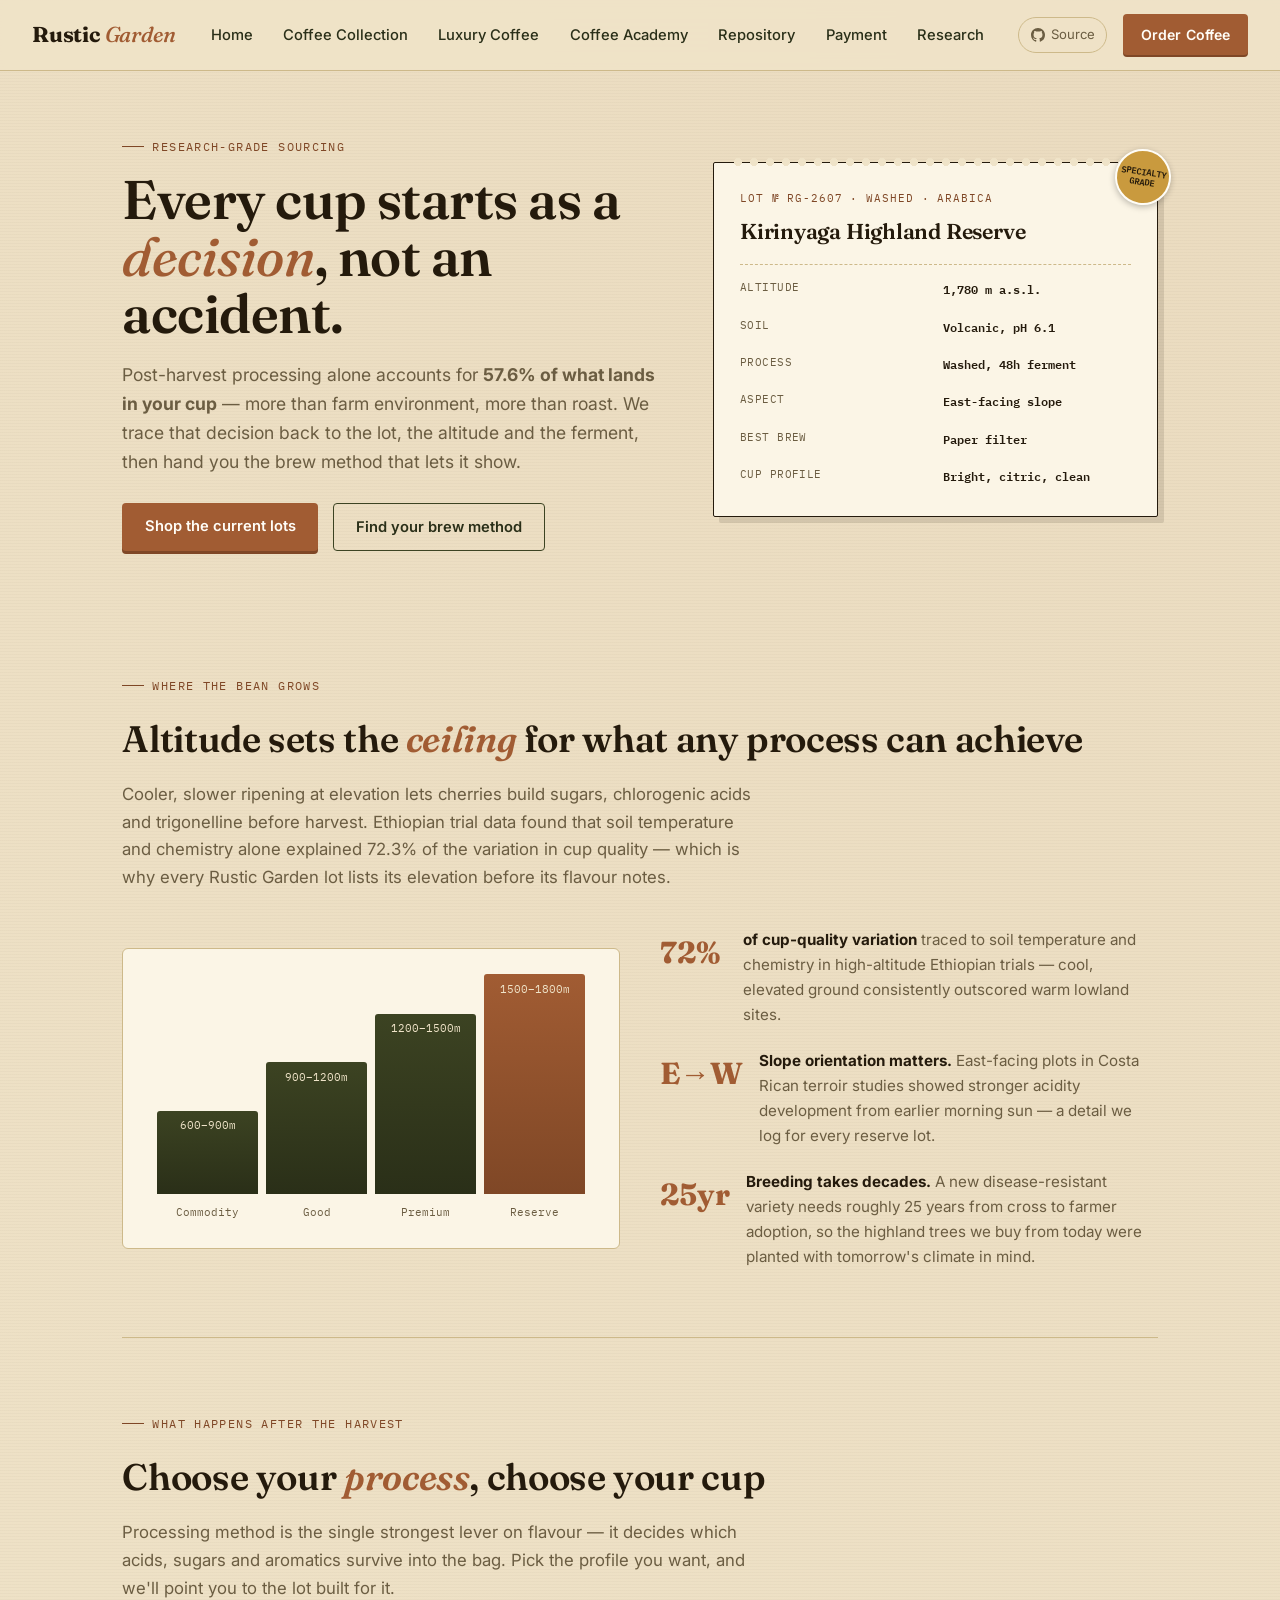
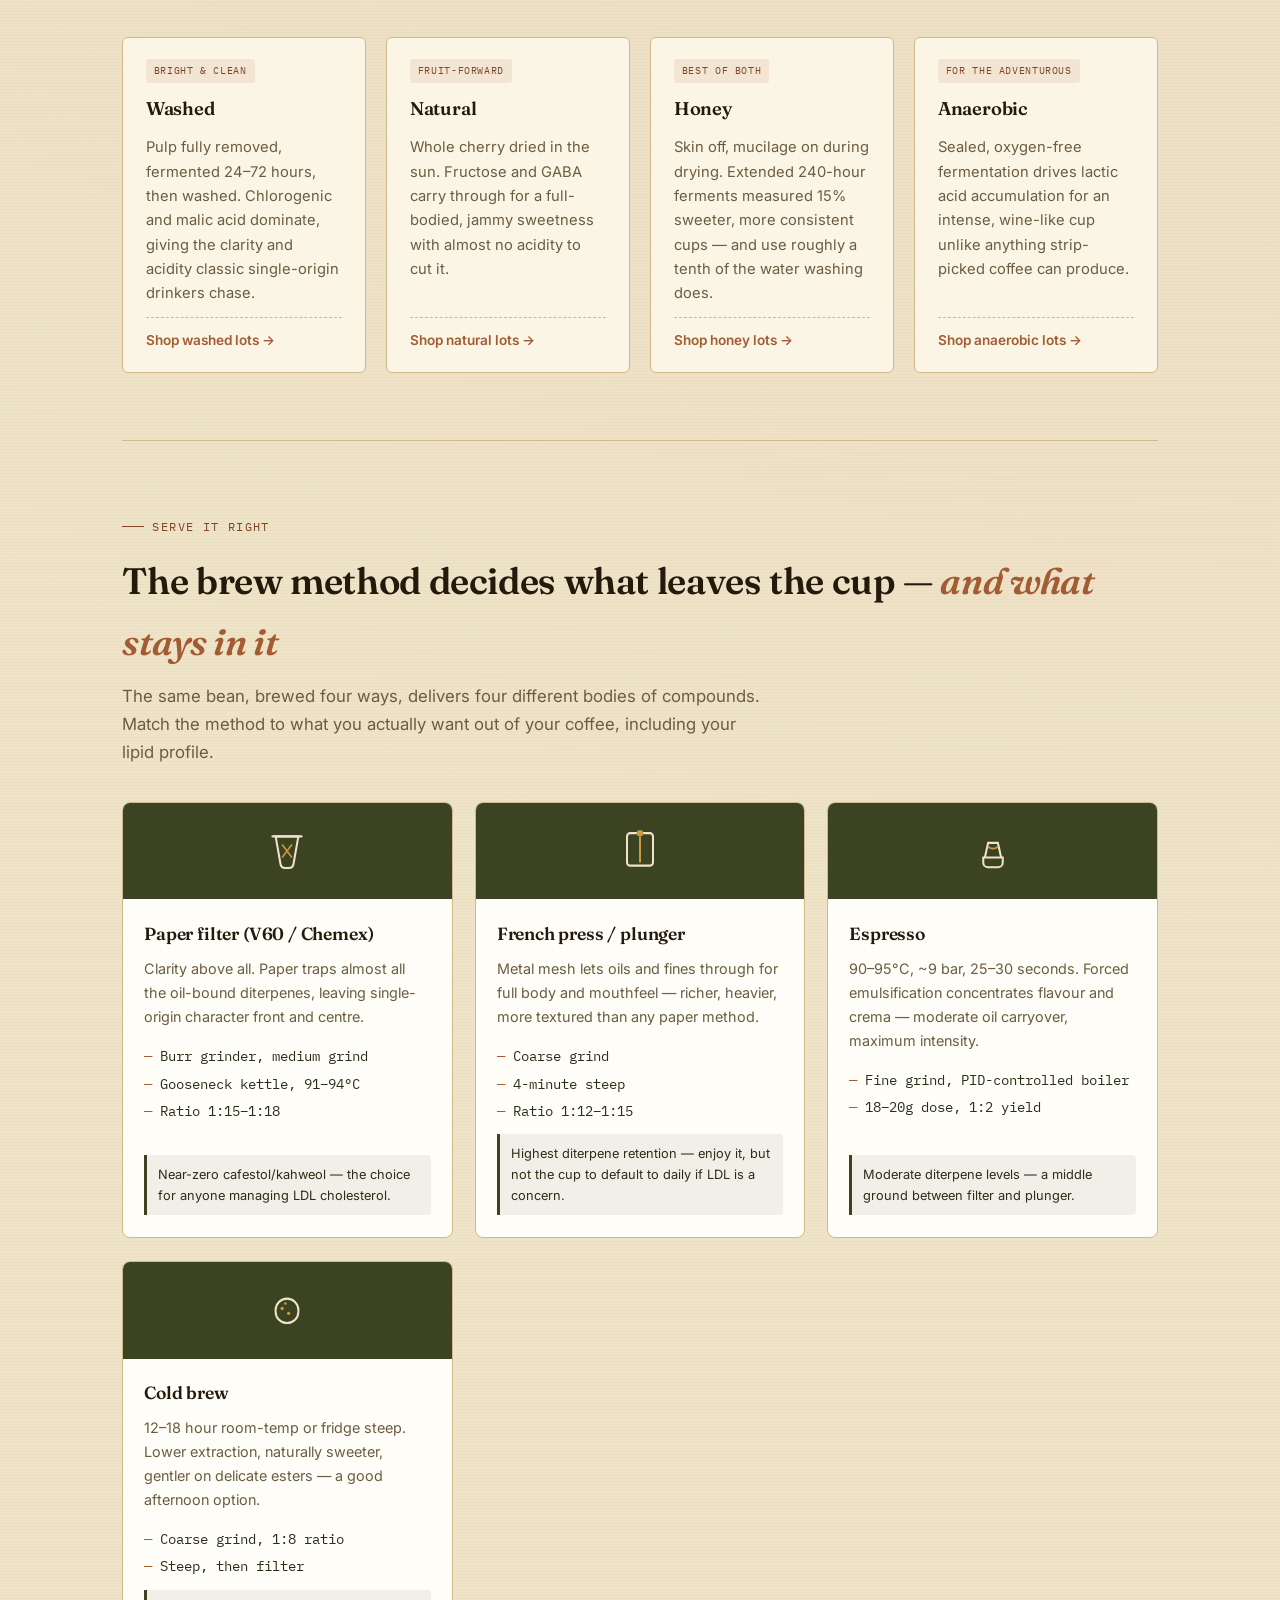
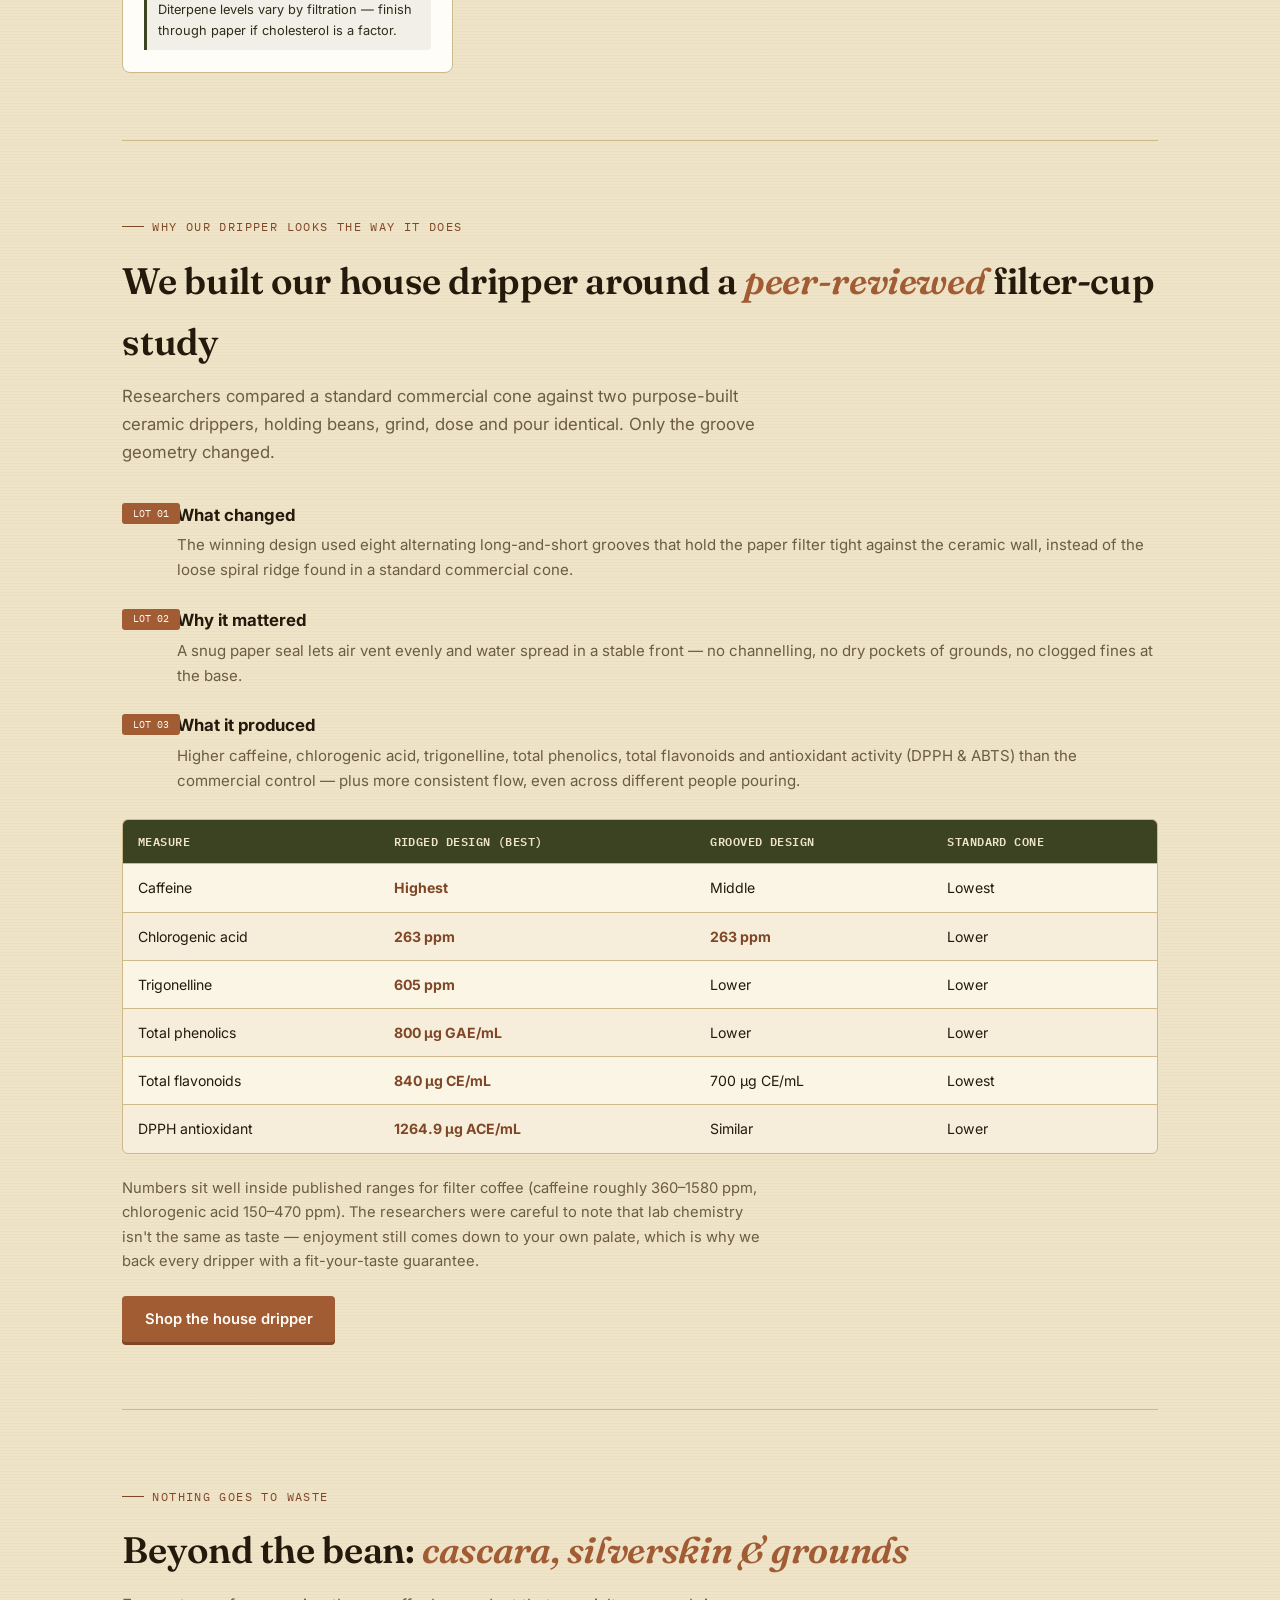
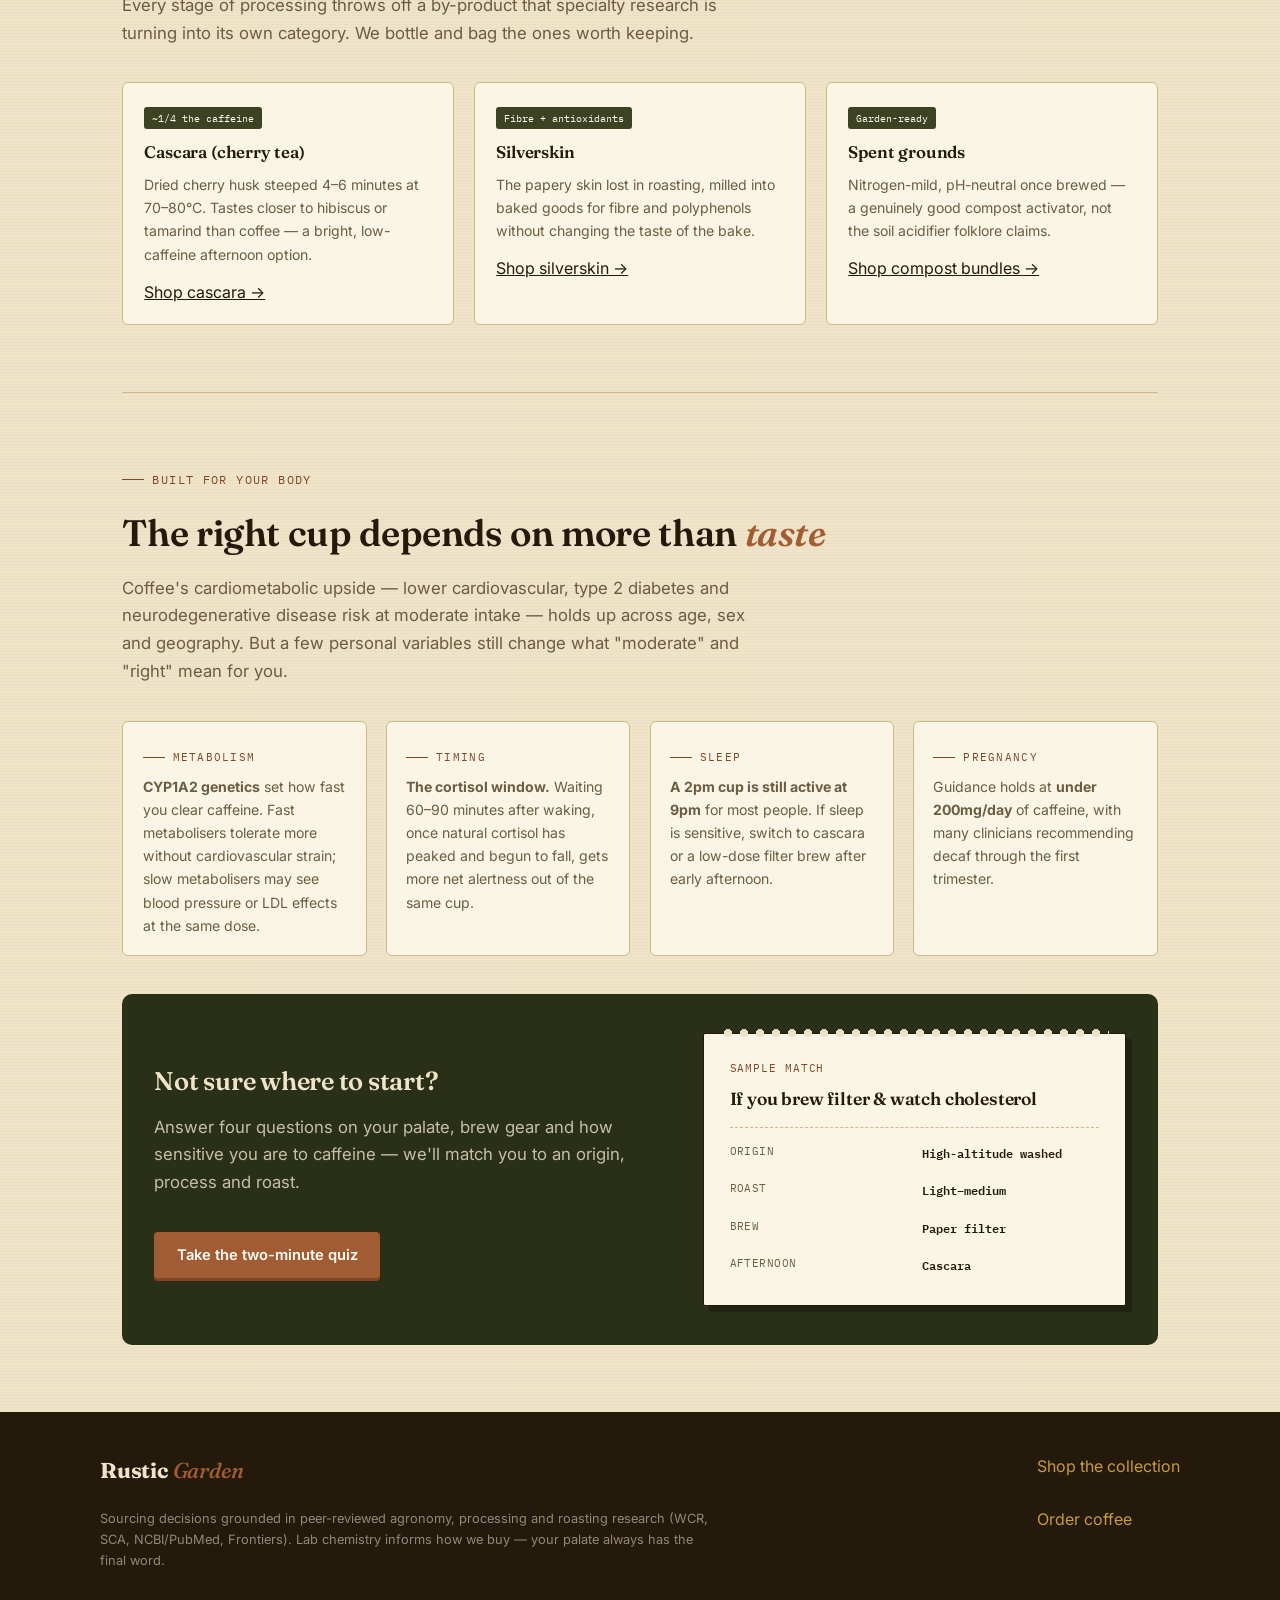
<file: coffee.html>
<!DOCTYPE html>
<html lang="en">
<head>
<meta charset="UTF-8">
<meta name="viewport" content="width=device-width, initial-scale=1.0">
<title>The Rustic Garden Cup — How Origin, Process &amp; Brew Method Decide Your Coffee</title>
<meta name="description" content="What the research says about growing, processing and brewing coffee — and how Rustic Garden turns it into the cup in front of you.">
<link rel="preconnect" href="https://fonts.googleapis.com">
<link rel="preconnect" href="https://fonts.gstatic.com" crossorigin>
<link href="https://fonts.googleapis.com/css2?family=Fraunces:ital,opsz,wght@0,9..144,400;0,9..144,600;0,9..144,700;1,9..144,500&family=Inter:wght@400;500;600;700&family=IBM+Plex+Mono:wght@400;500;600&display=swap" rel="stylesheet">
<style>
  :root{
    --ink:#241a0c;
    --forest:#3c4322;
    --forest-deep:#2a2f18;
    --parchment:#efe3c8;
    --parchment-deep:#e6d7b4;
    --card:#fbf5e6;
    --copper:#a15c33;
    --copper-deep:#7f4726;
    --gold:#c99a3e;
    --line:#cdb98a;
    --muted:#6b5d42;
    --white:#fffdf7;
  }

  *{box-sizing:border-box;margin:0;padding:0;}

  html{scroll-behavior:smooth;}

  body{
    background:var(--parchment);
    background-image:
      radial-gradient(circle at 100% 0%, rgba(161,92,51,0.06), transparent 40%),
      repeating-linear-gradient(0deg, rgba(36,26,12,0.025) 0px, rgba(36,26,12,0.025) 1px, transparent 1px, transparent 3px);
    color:var(--ink);
    font-family:'Inter',sans-serif;
    line-height:1.65;
    font-size:1rem;
  }

  a{color:inherit;}

  .mono{font-family:'IBM Plex Mono',monospace;}

  h1,h2,h3,.display{
    font-family:'Fraunces',serif;
    color:var(--ink);
    font-weight:600;
    letter-spacing:-0.01em;
  }

  /* ============ NAV ============ */
  #mainNav{
    position:sticky;
    top:0;
    z-index:100;
    display:flex;
    align-items:center;
    justify-content:space-between;
    gap:1.5rem;
    padding:0.9rem 2rem;
    background:rgba(239,227,200,0.92);
    backdrop-filter:blur(8px);
    border-bottom:1px solid var(--line);
  }

  .nav-mark{
    font-family:'Fraunces',serif;
    font-weight:700;
    font-size:1.35rem;
    color:var(--ink);
    text-decoration:none;
    letter-spacing:-0.01em;
    white-space:nowrap;
  }
  .nav-mark span{color:var(--copper);font-style:italic;font-weight:500;}

  .nav-links{
    display:flex;
    gap:1.9rem;
    flex-wrap:wrap;
  }
  .nav-links a{
    text-decoration:none;
    font-size:0.92rem;
    font-weight:500;
    color:var(--forest-deep);
    position:relative;
    padding:0.2rem 0;
  }
  .nav-links a::after{
    content:"";
    position:absolute;
    left:0; right:100%;
    bottom:-2px;
    height:2px;
    background:var(--copper);
    transition:right .2s ease;
  }
  .nav-links a:hover::after{right:0;}

  .nav-right{display:flex;align-items:center;gap:1rem;}

  .nav-gh{
    display:flex;align-items:center;gap:0.4rem;
    text-decoration:none;
    font-size:0.82rem;
    color:var(--muted);
    border:1px solid var(--line);
    padding:0.4rem 0.7rem;
    border-radius:999px;
  }
  .nav-gh svg{width:14px;height:14px;fill:var(--muted);}
  .nav-gh:hover{color:var(--ink);border-color:var(--copper);}

  .nav-cta{
    text-decoration:none;
    background:var(--copper);
    color:var(--white);
    font-weight:600;
    font-size:0.88rem;
    padding:0.55rem 1.1rem;
    border-radius:4px;
    letter-spacing:0.01em;
    box-shadow:0 2px 0 var(--copper-deep);
  }
  .nav-cta:hover{background:var(--copper-deep);}

  .nav-burger{
    display:none;
    flex-direction:column;
    gap:5px;
    background:none;
    border:none;
    cursor:pointer;
    padding:0.3rem;
  }
  .nav-burger span{width:22px;height:2px;background:var(--ink);display:block;}

  .mobile-menu{
    display:none;
    position:fixed;
    inset:0;
    background:var(--forest-deep);
    z-index:200;
    padding:2rem;
    flex-direction:column;
    gap:1.4rem;
  }
  .mobile-menu.active{display:flex;}
  .mobile-menu a{
    color:var(--parchment);
    text-decoration:none;
    font-family:'Fraunces',serif;
    font-size:1.5rem;
    font-weight:600;
  }
  .mobile-menu .close{
    align-self:flex-end;
    color:var(--parchment);
    font-family:'Inter',sans-serif;
    font-size:0.95rem;
    cursor:pointer;
    margin-bottom:1rem;
  }

  @media (max-width:880px){
    .nav-links{display:none;}
    .nav-gh{display:none;}
    .nav-burger{display:flex;}
    #mainNav{padding:0.85rem 1.1rem;}
  }

  /* ============ SHARED LAYOUT ============ */
  main{max-width:1080px;margin:0 auto;padding:0 1.4rem;}

  .eyebrow{
    display:inline-flex;
    align-items:center;
    gap:0.5rem;
    font-family:'IBM Plex Mono',monospace;
    font-size:0.72rem;
    letter-spacing:0.12em;
    text-transform:uppercase;
    color:var(--copper-deep);
    margin-bottom:0.9rem;
  }
  .eyebrow::before{
    content:"";
    width:22px;height:1px;
    background:var(--copper-deep);
  }

  section{padding:4.2rem 0;border-bottom:1px solid var(--line);}
  section:last-of-type{border-bottom:none;}

  h2{font-size:clamp(1.6rem,3.4vw,2.3rem);margin-bottom:0.7rem;}
  h2 em{color:var(--copper);font-style:italic;}
  .section-lead{max-width:640px;color:var(--muted);font-size:1.05rem;margin-bottom:2.2rem;}

  .btn{
    display:inline-block;
    text-decoration:none;
    font-weight:600;
    font-size:0.92rem;
    padding:0.7rem 1.4rem;
    border-radius:4px;
  }
  .btn-primary{background:var(--copper);color:var(--white);box-shadow:0 3px 0 var(--copper-deep);}
  .btn-primary:hover{background:var(--copper-deep);}
  .btn-ghost{border:1.5px solid var(--forest);color:var(--forest-deep);}
  .btn-ghost:hover{background:var(--forest);color:var(--parchment);}

  /* ============ HERO — the specimen label ============ */
  .hero{
    padding:3.6rem 0 3rem;
    display:grid;
    grid-template-columns:1.1fr 0.9fr;
    gap:3rem;
    align-items:center;
  }
  .hero h1{
    font-size:clamp(2.1rem,5vw,3.4rem);
    line-height:1.05;
    margin-bottom:1.1rem;
  }
  .hero h1 em{color:var(--copper);font-style:italic;font-weight:500;}
  .hero p.sub{color:var(--muted);font-size:1.1rem;max-width:34rem;margin-bottom:1.7rem;}
  .hero .cta-row{display:flex;gap:0.9rem;flex-wrap:wrap;}

  /* the recurring "specimen label" signature card */
  .specimen{
    background:var(--card);
    border:1.5px solid var(--ink);
    border-radius:2px;
    position:relative;
    padding:1.6rem 1.6rem 1.3rem;
    box-shadow:6px 6px 0 rgba(36,26,12,0.12);
  }
  .specimen::before{
    content:"";
    position:absolute;
    top:-9px; left:16px; right:16px;
    height:16px;
    background-image:radial-gradient(circle, var(--parchment) 4px, transparent 4.2px);
    background-size:16px 16px;
    background-position:0 0;
    background-repeat:repeat-x;
  }
  .specimen .lot{
    font-family:'IBM Plex Mono',monospace;
    font-size:0.7rem;
    letter-spacing:0.08em;
    color:var(--copper-deep);
    text-transform:uppercase;
    margin-bottom:0.4rem;
  }
  .specimen h3{font-size:1.35rem;margin-bottom:0.9rem;}
  .specimen .specs{
    display:grid;
    grid-template-columns:1fr 1fr;
    gap:0.5rem 1rem;
    font-family:'IBM Plex Mono',monospace;
    font-size:0.78rem;
    border-top:1px dashed var(--line);
    padding-top:0.9rem;
  }
  .specimen .specs dt{color:var(--muted);text-transform:uppercase;letter-spacing:0.04em;font-size:0.68rem;}
  .specimen .specs dd{color:var(--ink);font-weight:600;margin-bottom:0.55rem;}
  .seal{
    position:absolute;
    top:-14px; right:-14px;
    width:56px;height:56px;
    border-radius:50%;
    background:var(--gold);
    display:flex;align-items:center;justify-content:center;
    text-align:center;
    font-family:'IBM Plex Mono',monospace;
    font-size:0.55rem;
    font-weight:600;
    color:var(--ink);
    line-height:1.1;
    transform:rotate(9deg);
    box-shadow:0 2px 6px rgba(0,0,0,0.25);
    border:2px solid var(--white);
  }

  /* ============ ORIGIN / ALTITUDE ============ */
  .origin-grid{
    display:grid;
    grid-template-columns:1fr 1fr;
    gap:2.5rem;
    align-items:center;
  }
  .altitude-scale{
    background:var(--card);
    border:1px solid var(--line);
    border-radius:6px;
    padding:1.6rem;
  }
  .altitude-bar{
    position:relative;
    height:220px;
    display:flex;
    align-items:flex-end;
    gap:0.5rem;
    padding:0 0.5rem;
  }
  .altitude-col{
    flex:1;
    background:linear-gradient(180deg, var(--forest), var(--forest-deep));
    border-radius:3px 3px 0 0;
    position:relative;
    display:flex;
    align-items:flex-start;
    justify-content:center;
    color:var(--parchment);
    font-family:'IBM Plex Mono',monospace;
    font-size:0.68rem;
    padding-top:0.4rem;
  }
  .altitude-labels{
    display:flex;gap:0.5rem;padding:0 0.5rem;margin-top:0.6rem;
  }
  .altitude-labels span{flex:1;text-align:center;font-size:0.68rem;color:var(--muted);font-family:'IBM Plex Mono',monospace;}

  .stat-list{display:flex;flex-direction:column;gap:1.3rem;}
  .stat-item{display:flex;gap:1rem;align-items:flex-start;}
  .stat-num{
    font-family:'Fraunces',serif;
    font-size:1.9rem;
    font-weight:700;
    color:var(--copper);
    flex-shrink:0;
    min-width:4.2rem;
  }
  .stat-item p{color:var(--muted);font-size:0.95rem;}
  .stat-item strong{color:var(--ink);}

  /* ============ PROCESS TABLE / CARDS ============ */
  .process-grid{
    display:grid;
    grid-template-columns:repeat(auto-fit,minmax(230px,1fr));
    gap:1.3rem;
  }
  .process-card{
    background:var(--card);
    border:1px solid var(--line);
    border-radius:6px;
    padding:1.3rem 1.4rem;
    display:flex;
    flex-direction:column;
    gap:0.7rem;
  }
  .process-card .tag{
    font-family:'IBM Plex Mono',monospace;
    font-size:0.65rem;
    letter-spacing:0.06em;
    text-transform:uppercase;
    color:var(--copper-deep);
    background:rgba(161,92,51,0.1);
    display:inline-block;
    padding:0.2rem 0.5rem;
    border-radius:3px;
    width:fit-content;
  }
  .process-card h3{font-size:1.15rem;}
  .process-card p{color:var(--muted);font-size:0.92rem;flex-grow:1;}
  .process-card .shop-link{
    font-size:0.85rem;
    font-weight:600;
    color:var(--copper);
    text-decoration:none;
    border-top:1px dashed var(--line);
    padding-top:0.7rem;
  }
  .process-card .shop-link:hover{color:var(--copper-deep);text-decoration:underline;}

  /* ============ BREW METHOD GUIDE ============ */
  .brew-grid{
    display:grid;
    grid-template-columns:repeat(auto-fit,minmax(250px,1fr));
    gap:1.4rem;
  }
  .brew-card{
    background:var(--white);
    border:1px solid var(--line);
    border-radius:8px;
    overflow:hidden;
    display:flex;
    flex-direction:column;
  }
  .brew-card .icon-band{
    background:var(--forest);
    padding:1.4rem;
    display:flex;
    align-items:center;
    justify-content:center;
  }
  .brew-card .icon-band svg{width:52px;height:52px;}
  .brew-card .body{padding:1.2rem 1.3rem 1.4rem;display:flex;flex-direction:column;gap:0.6rem;flex-grow:1;}
  .brew-card h3{font-size:1.1rem;}
  .brew-card p{font-size:0.9rem;color:var(--muted);}
  .brew-card .use-list{list-style:none;font-size:0.85rem;font-family:'IBM Plex Mono',monospace;color:var(--forest-deep);margin-top:0.3rem;}
  .brew-card .use-list li{padding:0.15rem 0;}
  .brew-card .use-list li::before{content:"— ";color:var(--copper);}
  .brew-card .health-note{
    margin-top:auto;
    font-size:0.8rem;
    background:rgba(60,67,34,0.07);
    border-left:3px solid var(--forest);
    padding:0.55rem 0.7rem;
    border-radius:0 4px 4px 0;
    color:var(--forest-deep);
  }

  /* ============ HOUSE DRIPPER / STEPS ============ */
  .steps{counter-reset:step;list-style:none;display:flex;flex-direction:column;gap:1.5rem;}
  .steps li{position:relative;padding-left:3.4rem;}
  .steps li::before{
    counter-increment:step;
    content:"LOT " counter(step,decimal-leading-zero);
    position:absolute;left:0;top:0.1rem;
    font-family:'IBM Plex Mono',monospace;
    font-size:0.62rem;
    color:var(--white);
    background:var(--copper);
    padding:0.35rem 0.4rem;
    border-radius:3px;
    line-height:1;
    width:2.8rem;
    text-align:center;
  }
  .steps h4{font-size:1.05rem;margin-bottom:0.25rem;}
  .steps p{color:var(--muted);font-size:0.94rem;}

  .table-wrap{overflow-x:auto;border:1px solid var(--line);border-radius:6px;background:var(--card);margin-top:1.6rem;}
  table{width:100%;border-collapse:collapse;font-size:0.88rem;}
  th,td{padding:0.75rem 0.9rem;text-align:left;border-bottom:1px solid var(--line);}
  th{background:var(--forest);color:var(--parchment);font-weight:600;font-family:'IBM Plex Mono',monospace;font-size:0.72rem;text-transform:uppercase;letter-spacing:0.04em;}
  tr:last-child td{border-bottom:none;}
  tr:nth-child(even) td{background:rgba(205,185,138,0.12);}
  .win{color:var(--copper-deep);font-weight:700;}

  /* ============ BEYOND THE BEAN ============ */
  .byproduct-grid{display:grid;grid-template-columns:repeat(auto-fit,minmax(220px,1fr));gap:1.3rem;}
  .byproduct-card{
    background:var(--card);
    border:1px solid var(--line);
    border-radius:6px;
    padding:1.2rem 1.3rem;
    text-align:left;
  }
  .byproduct-card .badge{
    font-family:'IBM Plex Mono',monospace;
    font-size:0.65rem;
    color:var(--white);
    background:var(--forest);
    padding:0.15rem 0.5rem;
    border-radius:3px;
    display:inline-block;
    margin-bottom:0.6rem;
  }
  .byproduct-card h3{font-size:1.05rem;margin-bottom:0.4rem;}
  .byproduct-card p{font-size:0.88rem;color:var(--muted);margin-bottom:0.8rem;}

  /* ============ PERSONALISE / HEALTH ============ */
  .quiz-band{
    background:var(--forest-deep);
    color:var(--parchment);
    border-radius:10px;
    padding:2.4rem 2rem;
    display:grid;
    grid-template-columns:1.1fr 0.9fr;
    gap:2rem;
    align-items:center;
  }
  .quiz-band h2{color:var(--parchment);}
  .quiz-band .section-lead{color:rgba(239,227,200,0.8);}
  .quiz-band .btn-primary{box-shadow:0 3px 0 var(--copper-deep);}

  .health-grid{
    display:grid;
    grid-template-columns:repeat(auto-fit,minmax(230px,1fr));
    gap:1.2rem;
    margin-top:1rem;
  }
  .health-item{
    background:var(--card);
    border:1px solid var(--line);
    border-radius:6px;
    padding:1.1rem 1.2rem;
  }
  .health-item .eyebrow{margin-bottom:0.5rem;font-size:0.66rem;}
  .health-item p{font-size:0.88rem;color:var(--muted);}

  /* ============ FOOTER ============ */
  footer{
    background:var(--ink);
    color:var(--parchment);
    padding:2.6rem 1.4rem 2rem;
  }
  .footer-inner{max-width:1080px;margin:0 auto;display:flex;justify-content:space-between;flex-wrap:wrap;gap:1.5rem;}
  footer a{color:var(--gold);text-decoration:none;}
  footer .fine{font-size:0.8rem;color:rgba(239,227,200,0.55);max-width:38rem;margin-top:1.2rem;}

  @media (max-width:760px){
    .hero{grid-template-columns:1fr;}
    .origin-grid{grid-template-columns:1fr;}
    .quiz-band{grid-template-columns:1fr;}
  }
</style>
</head>
<body>

<!-- Mobile menu overlay -->
<!-- Mobile menu -->
<div class="mobile-menu" id="mobileMenu" role="dialog" aria-label="Navigation">
    <span class="close" id="menuClose" aria-label="Close menu">✕ Close</span>
    <a href="index.html" onclick="closeMobileMenu()">Home</a>
    <a href="product.html" onclick="closeMobileMenu()">Coffee Collection</a>
    <a href="gibbs_luxury_coffee_homepage.html" onclick="closeMobileMenu()">Luxury Coffee</a>
    <a href="soil_classification_lecture.html" onclick="closeMobileMenu()">Coffee Academy</a>
    <a href="moringa_sunday_school_repository.html" onclick="closeMobileMenu()">Repository</a>
    <a href="payment.html" onclick="closeMobileMenu()">Payment</a>
    <a href="coffee.html" onclick="closeMobileMenu()">Research</a>
    <a href="success.html" onclick="closeMobileMenu()">Success</a>
</div>
<nav id="mainNav">
    <a href="index.html" class="nav-mark">
        Rustic <span>Garden</span>
    </a>
    <div class="nav-links">
        <a href="index.html">Home</a>
        <a href="product.html">Coffee Collection</a>
        <a href="gibbs_luxury_coffee_homepage.html">Luxury Coffee</a>
        <a href="soil_classification_lecture.html">Coffee Academy</a>
        <a href="moringa_sunday_school_repository.html">Repository</a>
        <a href="payment.html">Payment</a>
        <a href="coffee.html">Research</a>
    </div>
    <div class="nav-right">
        <a href="https://github.com/groupdougie/Gibbs_Coffee"
           class="nav-gh"
           target="_blank"
           rel="noopener"
           aria-label="GitHub Repository">
            <svg viewBox="0 0 16 16" aria-hidden="true">
                <path d="M8 0C3.58 0 0 3.58 0 8c0 3.54 2.29 6.53 5.47 7.59.4.07.55-.17.55-.38
                0-.19-.01-.82-.01-1.49-2.01.37-2.53-.49-2.69-.94-.09-.23-.48-.94-.82-1.13
                -.28-.15-.68-.52-.01-.53.63-.01 1.08.58 1.23.82.72 1.21 1.87.87
                2.33.66.07-.52.28-.87.51-1.07-1.78-.2-3.64-.89-3.64-3.95
                0-.87.31-1.59.82-2.15-.08-.2-.36-1.02.08-2.12
                0 0 .67-.21 2.2.82.64-.18 1.32-.27
                2-.27.68 0 1.36.09 2 .27
                1.53-1.04 2.2-.82 2.2-.82.44
                1.1.16 1.92.08 2.12.51.56.82
                1.27.82 2.15 0 3.07-1.87
                3.75-3.65 3.95.29.25.54.73.54
                1.48 0 1.07-.01 1.93-.01
                2.2 0 .21.15.46.55.38A8.013
                8.013 0 0016 8c0-4.42-3.58-8-8-8z"/>
            </svg>
            Source
        </a>
        <a class="nav-cta" href="checkout.html">
            Order Coffee
        </a>
        <button class="nav-burger"
                id="burgerBtn"
                aria-label="Open menu"
                aria-expanded="false">
            <span></span>
            <span></span>
            <span></span>
        </button>
    </div>
</nav>

<main>

  <!-- ============ HERO ============ -->
  <section class="hero" style="border-bottom:none;">
    <div>
      <div class="eyebrow">Research-grade sourcing</div>
      <h1>Every cup starts as a <em>decision</em>, not an accident.</h1>
      <p class="sub">Post-harvest processing alone accounts for <strong>57.6% of what lands in your cup</strong> — more than farm environment, more than roast. We trace that decision back to the lot, the altitude and the ferment, then hand you the brew method that lets it show.</p>
      <div class="cta-row">
        <a href="product.html" class="btn btn-primary">Shop the current lots</a>
        <a href="#brew-guide" class="btn btn-ghost">Find your brew method</a>
      </div>
    </div>
    <div class="specimen">
      <div class="seal">SPECIALTY<br>GRADE</div>
      <div class="lot">LOT № RG-2607 · WASHED · ARABICA</div>
      <h3>Kirinyaga Highland Reserve</h3>
      <dl class="specs">
        <dt>Altitude</dt><dd>1,780 m a.s.l.</dd>
        <dt>Soil</dt><dd>Volcanic, pH 6.1</dt>
        <dt>Process</dt><dd>Washed, 48h ferment</dd>
        <dt>Aspect</dt><dd>East-facing slope</dd>
        <dt>Best brew</dt><dd>Paper filter</dd>
        <dt>Cup profile</dt><dd>Bright, citric, clean</dd>
      </dl>
    </div>
  </section>

  <!-- ============ ORIGIN / ALTITUDE ============ -->
  <section id="origin">
    <div class="eyebrow">Where the bean grows</div>
    <h2>Altitude sets the <em>ceiling</em> for what any process can achieve</h2>
    <p class="section-lead">Cooler, slower ripening at elevation lets cherries build sugars, chlorogenic acids and trigonelline before harvest. Ethiopian trial data found that soil temperature and chemistry alone explained 72.3% of the variation in cup quality — which is why every Rustic Garden lot lists its elevation before its flavour notes.</p>

    <div class="origin-grid">
      <div class="altitude-scale">
        <div class="altitude-bar">
          <div class="altitude-col" style="height:38%;">600–900m</div>
          <div class="altitude-col" style="height:60%;">900–1200m</div>
          <div class="altitude-col" style="height:82%;">1200–1500m</div>
          <div class="altitude-col" style="height:100%;background:linear-gradient(180deg,var(--copper),var(--copper-deep));">1500–1800m</div>
        </div>
        <div class="altitude-labels">
          <span>Commodity</span><span>Good</span><span>Premium</span><span>Reserve</span>
        </div>
      </div>
      <div class="stat-list">
        <div class="stat-item">
          <div class="stat-num">72%</div>
          <p><strong>of cup-quality variation</strong> traced to soil temperature and chemistry in high-altitude Ethiopian trials — cool, elevated ground consistently outscored warm lowland sites.</p>
        </div>
        <div class="stat-item">
          <div class="stat-num">E→W</div>
          <p><strong>Slope orientation matters.</strong> East-facing plots in Costa Rican terroir studies showed stronger acidity development from earlier morning sun — a detail we log for every reserve lot.</p>
        </div>
        <div class="stat-item">
          <div class="stat-num">25yr</div>
          <p><strong>Breeding takes decades.</strong> A new disease-resistant variety needs roughly 25 years from cross to farmer adoption, so the highland trees we buy from today were planted with tomorrow's climate in mind.</p>
        </div>
      </div>
    </div>
  </section>

  <!-- ============ PROCESSING ============ -->
  <section id="process">
    <div class="eyebrow">What happens after the harvest</div>
    <h2>Choose your <em>process</em>, choose your cup</h2>
    <p class="section-lead">Processing method is the single strongest lever on flavour — it decides which acids, sugars and aromatics survive into the bag. Pick the profile you want, and we'll point you to the lot built for it.</p>

    <div class="process-grid">
      <div class="process-card">
        <span class="tag">Bright &amp; clean</span>
        <h3>Washed</h3>
        <p>Pulp fully removed, fermented 24–72 hours, then washed. Chlorogenic and malic acid dominate, giving the clarity and acidity classic single-origin drinkers chase.</p>
        <a href="product.html" class="shop-link">Shop washed lots →</a>
      </div>
      <div class="process-card">
        <span class="tag">Fruit-forward</span>
        <h3>Natural</h3>
        <p>Whole cherry dried in the sun. Fructose and GABA carry through for a full-bodied, jammy sweetness with almost no acidity to cut it.</p>
        <a href="product.html" class="shop-link">Shop natural lots →</a>
      </div>
      <div class="process-card">
        <span class="tag">Best of both</span>
        <h3>Honey</h3>
        <p>Skin off, mucilage on during drying. Extended 240-hour ferments measured 15% sweeter, more consistent cups — and use roughly a tenth of the water washing does.</p>
        <a href="product.html" class="shop-link">Shop honey lots →</a>
      </div>
      <div class="process-card">
        <span class="tag">For the adventurous</span>
        <h3>Anaerobic</h3>
        <p>Sealed, oxygen-free fermentation drives lactic acid accumulation for an intense, wine-like cup unlike anything strip-picked coffee can produce.</p>
        <a href="product.html" class="shop-link">Shop anaerobic lots →</a>
      </div>
    </div>
  </section>

  <!-- ============ BREW GUIDE ============ -->
  <section id="brew-guide">
    <div class="eyebrow">Serve it right</div>
    <h2>The brew method decides what leaves the cup — <em>and what stays in it</em></h2>
    <p class="section-lead">The same bean, brewed four ways, delivers four different bodies of compounds. Match the method to what you actually want out of your coffee, including your lipid profile.</p>

    <div class="brew-grid">
      <div class="brew-card">
        <div class="icon-band">
          <svg viewBox="0 0 64 64" fill="none" xmlns="http://www.w3.org/2000/svg">
            <path d="M18 14h28l-6 34a6 6 0 0 1-6 5H30a6 6 0 0 1-6-5L18 14z" stroke="#efe3c8" stroke-width="2.5"/>
            <path d="M14 14h36" stroke="#efe3c8" stroke-width="2.5" stroke-linecap="round"/>
            <path d="M26 24l12 16M38 24l-12 16" stroke="#c99a3e" stroke-width="2"/>
          </svg>
        </div>
        <div class="body">
          <h3>Paper filter (V60 / Chemex)</h3>
          <p>Clarity above all. Paper traps almost all the oil-bound diterpenes, leaving single-origin character front and centre.</p>
          <ul class="use-list">
            <li>Burr grinder, medium grind</li>
            <li>Gooseneck kettle, 91–94°C</li>
            <li>Ratio 1:15–1:18</li>
          </ul>
          <div class="health-note">Near-zero cafestol/kahweol — the choice for anyone managing LDL cholesterol.</div>
        </div>
      </div>

      <div class="brew-card">
        <div class="icon-band">
          <svg viewBox="0 0 64 64" fill="none" xmlns="http://www.w3.org/2000/svg">
            <rect x="16" y="10" width="32" height="40" rx="4" stroke="#efe3c8" stroke-width="2.5"/>
            <line x1="32" y1="14" x2="32" y2="46" stroke="#c99a3e" stroke-width="2.5"/>
            <circle cx="32" cy="10" r="4" fill="#c99a3e"/>
          </svg>
        </div>
        <div class="body">
          <h3>French press / plunger</h3>
          <p>Metal mesh lets oils and fines through for full body and mouthfeel — richer, heavier, more textured than any paper method.</p>
          <ul class="use-list">
            <li>Coarse grind</li>
            <li>4-minute steep</li>
            <li>Ratio 1:12–1:15</li>
          </ul>
          <div class="health-note">Highest diterpene retention — enjoy it, but not the cup to default to daily if LDL is a concern.</div>
        </div>
      </div>

      <div class="brew-card">
        <div class="icon-band">
          <svg viewBox="0 0 64 64" fill="none" xmlns="http://www.w3.org/2000/svg">
            <path d="M20 40h24v6a6 6 0 0 1-6 6H26a6 6 0 0 1-6-6v-6z" stroke="#efe3c8" stroke-width="2.5"/>
            <path d="M22 40l4-18h12l4 18" stroke="#efe3c8" stroke-width="2.5"/>
            <path d="M26 26c2 4 10 4 12 0" stroke="#c99a3e" stroke-width="2"/>
          </svg>
        </div>
        <div class="body">
          <h3>Espresso</h3>
          <p>90–95°C, ~9 bar, 25–30 seconds. Forced emulsification concentrates flavour and crema — moderate oil carryover, maximum intensity.</p>
          <ul class="use-list">
            <li>Fine grind, PID-controlled boiler</li>
            <li>18–20g dose, 1:2 yield</li>
          </ul>
          <div class="health-note">Moderate diterpene levels — a middle ground between filter and plunger.</div>
        </div>
      </div>

      <div class="brew-card">
        <div class="icon-band">
          <svg viewBox="0 0 64 64" fill="none" xmlns="http://www.w3.org/2000/svg">
            <rect x="18" y="18" width="28" height="30" rx="14" stroke="#efe3c8" stroke-width="2.5"/>
            <circle cx="26" cy="30" r="2" fill="#c99a3e"/>
            <circle cx="34" cy="36" r="2" fill="#c99a3e"/>
            <circle cx="30" cy="24" r="1.6" fill="#c99a3e"/>
          </svg>
        </div>
        <div class="body">
          <h3>Cold brew</h3>
          <p>12–18 hour room-temp or fridge steep. Lower extraction, naturally sweeter, gentler on delicate esters — a good afternoon option.</p>
          <ul class="use-list">
            <li>Coarse grind, 1:8 ratio</li>
            <li>Steep, then filter</li>
          </ul>
          <div class="health-note">Diterpene levels vary by filtration — finish through paper if cholesterol is a factor.</div>
        </div>
      </div>
    </div>
  </section>

  <!-- ============ HOUSE DRIPPER STUDY ============ -->
  <section id="dripper">
    <div class="eyebrow">Why our dripper looks the way it does</div>
    <h2>We built our house dripper around a <em>peer-reviewed</em> filter-cup study</h2>
    <p class="section-lead">Researchers compared a standard commercial cone against two purpose-built ceramic drippers, holding beans, grind, dose and pour identical. Only the groove geometry changed.</p>

    <ol class="steps">
      <li>
        <h4>What changed</h4>
        <p>The winning design used eight alternating long-and-short grooves that hold the paper filter tight against the ceramic wall, instead of the loose spiral ridge found in a standard commercial cone.</p>
      </li>
      <li>
        <h4>Why it mattered</h4>
        <p>A snug paper seal lets air vent evenly and water spread in a stable front — no channelling, no dry pockets of grounds, no clogged fines at the base.</p>
      </li>
      <li>
        <h4>What it produced</h4>
        <p>Higher caffeine, chlorogenic acid, trigonelline, total phenolics, total flavonoids and antioxidant activity (DPPH &amp; ABTS) than the commercial control — plus more consistent flow, even across different people pouring.</p>
      </li>
    </ol>

    <div class="table-wrap">
      <table>
        <thead>
          <tr><th>Measure</th><th>Ridged design (best)</th><th>Grooved design</th><th>Standard cone</th></tr>
        </thead>
        <tbody>
          <tr><td>Caffeine</td><td class="win">Highest</td><td>Middle</td><td>Lowest</td></tr>
          <tr><td>Chlorogenic acid</td><td class="win">263 ppm</td><td class="win">263 ppm</td><td>Lower</td></tr>
          <tr><td>Trigonelline</td><td class="win">605 ppm</td><td>Lower</td><td>Lower</td></tr>
          <tr><td>Total phenolics</td><td class="win">800 µg GAE/mL</td><td>Lower</td><td>Lower</td></tr>
          <tr><td>Total flavonoids</td><td class="win">840 µg CE/mL</td><td>700 µg CE/mL</td><td>Lowest</td></tr>
          <tr><td>DPPH antioxidant</td><td class="win">1264.9 µg ACE/mL</td><td>Similar</td><td>Lower</td></tr>
        </tbody>
      </table>
    </div>
    <p style="margin-top:1.4rem;color:var(--muted);font-size:0.92rem;max-width:640px;">Numbers sit well inside published ranges for filter coffee (caffeine roughly 360–1580 ppm, chlorogenic acid 150–470 ppm). The researchers were careful to note that lab chemistry isn't the same as taste — enjoyment still comes down to your own palate, which is why we back every dripper with a fit-your-taste guarantee.</p>
    <a href="product.html" class="btn btn-primary" style="margin-top:1.4rem;">Shop the house dripper</a>
  </section>

  <!-- ============ BEYOND THE BEAN ============ -->
  <section id="byproducts">
    <div class="eyebrow">Nothing goes to waste</div>
    <h2>Beyond the bean: <em>cascara, silverskin &amp; grounds</em></h2>
    <p class="section-lead">Every stage of processing throws off a by-product that specialty research is turning into its own category. We bottle and bag the ones worth keeping.</p>

    <div class="byproduct-grid">
      <div class="byproduct-card">
        <span class="badge">~1/4 the caffeine</span>
        <h3>Cascara (cherry tea)</h3>
        <p>Dried cherry husk steeped 4–6 minutes at 70–80°C. Tastes closer to hibiscus or tamarind than coffee — a bright, low-caffeine afternoon option.</p>
        <a href="product.html" class="shop-link">Shop cascara →</a>
      </div>
      <div class="byproduct-card">
        <span class="badge">Fibre + antioxidants</span>
        <h3>Silverskin</h3>
        <p>The papery skin lost in roasting, milled into baked goods for fibre and polyphenols without changing the taste of the bake.</p>
        <a href="product.html" class="shop-link">Shop silverskin →</a>
      </div>
      <div class="byproduct-card">
        <span class="badge">Garden-ready</span>
        <h3>Spent grounds</h3>
        <p>Nitrogen-mild, pH-neutral once brewed — a genuinely good compost activator, not the soil acidifier folklore claims.</p>
        <a href="product.html" class="shop-link">Shop compost bundles →</a>
      </div>
    </div>
  </section>

  <!-- ============ HEALTH / PERSONALISATION ============ -->
  <section id="personalise">
    <div class="eyebrow">Built for your body</div>
    <h2>The right cup depends on more than <em>taste</em></h2>
    <p class="section-lead">Coffee's cardiometabolic upside — lower cardiovascular, type 2 diabetes and neurodegenerative disease risk at moderate intake — holds up across age, sex and geography. But a few personal variables still change what "moderate" and "right" mean for you.</p>

    <div class="health-grid">
      <div class="health-item">
        <div class="eyebrow">Metabolism</div>
        <p><strong>CYP1A2 genetics</strong> set how fast you clear caffeine. Fast metabolisers tolerate more without cardiovascular strain; slow metabolisers may see blood pressure or LDL effects at the same dose.</p>
      </div>
      <div class="health-item">
        <div class="eyebrow">Timing</div>
        <p><strong>The cortisol window.</strong> Waiting 60–90 minutes after waking, once natural cortisol has peaked and begun to fall, gets more net alertness out of the same cup.</p>
      </div>
      <div class="health-item">
        <div class="eyebrow">Sleep</div>
        <p><strong>A 2pm cup is still active at 9pm</strong> for most people. If sleep is sensitive, switch to cascara or a low-dose filter brew after early afternoon.</p>
      </div>
      <div class="health-item">
        <div class="eyebrow">Pregnancy</div>
        <p>Guidance holds at <strong>under 200mg/day</strong> of caffeine, with many clinicians recommending decaf through the first trimester.</p>
      </div>
    </div>

    <div class="quiz-band" style="margin-top:2.4rem;">
      <div>
        <h2 style="font-size:1.6rem;">Not sure where to start?</h2>
        <p class="section-lead">Answer four questions on your palate, brew gear and how sensitive you are to caffeine — we'll match you to an origin, process and roast.</p>
        <a href="product.html" class="btn btn-primary">Take the two-minute quiz</a>
      </div>
      <div class="specimen" style="box-shadow:6px 6px 0 rgba(0,0,0,0.25);">
        <div class="lot">Sample match</div>
        <h3 style="font-size:1.1rem;">If you brew filter &amp; watch cholesterol</h3>
        <dl class="specs">
          <dt>Origin</dt><dd>High-altitude washed</dd>
          <dt>Roast</dt><dd>Light–medium</dd>
          <dt>Brew</dt><dd>Paper filter</dd>
          <dt>Afternoon</dt><dd>Cascara</dd>
        </dl>
      </div>
    </div>
  </section>

</main>

<footer>
  <div class="footer-inner">
    <div>
      <div class="nav-mark" style="color:var(--parchment);">Rustic <span>Garden</span></div>
      <p class="fine">Sourcing decisions grounded in peer-reviewed agronomy, processing and roasting research (WCR, SCA, NCBI/PubMed, Frontiers). Lab chemistry informs how we buy — your palate always has the final word.</p>
    </div>
    <div>
      <a href="product.html">Shop the collection</a><br><br>
      <a href="checkout.html">Order coffee</a>
    </div>
  </div>
</footer>

<script>
  const burgerBtn = document.getElementById('burgerBtn');
  const mobileMenu = document.getElementById('mobileMenu');
  const menuClose = document.getElementById('menuClose');

  function openMobileMenu(){
    mobileMenu.classList.add('active');
    burgerBtn.setAttribute('aria-expanded','true');
  }
  function closeMobileMenu(){
    mobileMenu.classList.remove('active');
    burgerBtn.setAttribute('aria-expanded','false');
  }

  burgerBtn.addEventListener('click', openMobileMenu);
  menuClose.addEventListener('click', closeMobileMenu);
</script>

</body>
</html>
</file>
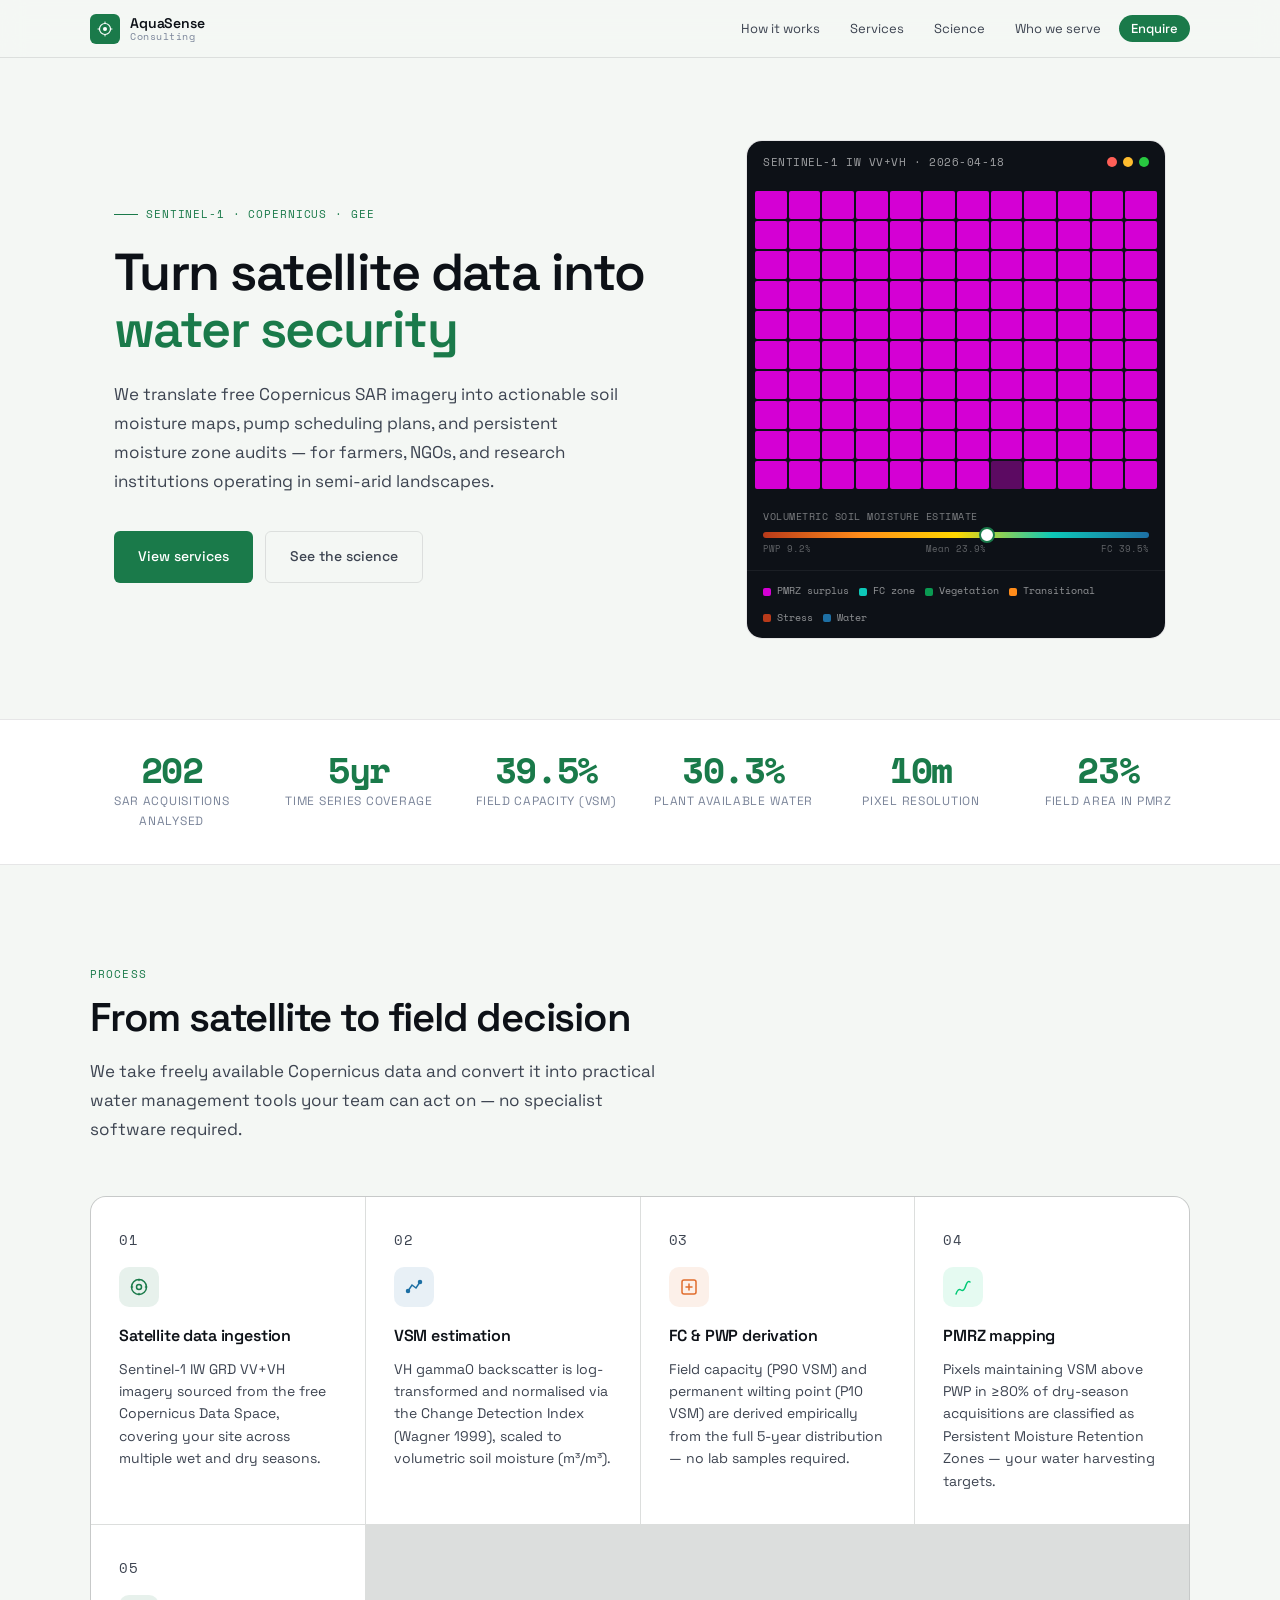
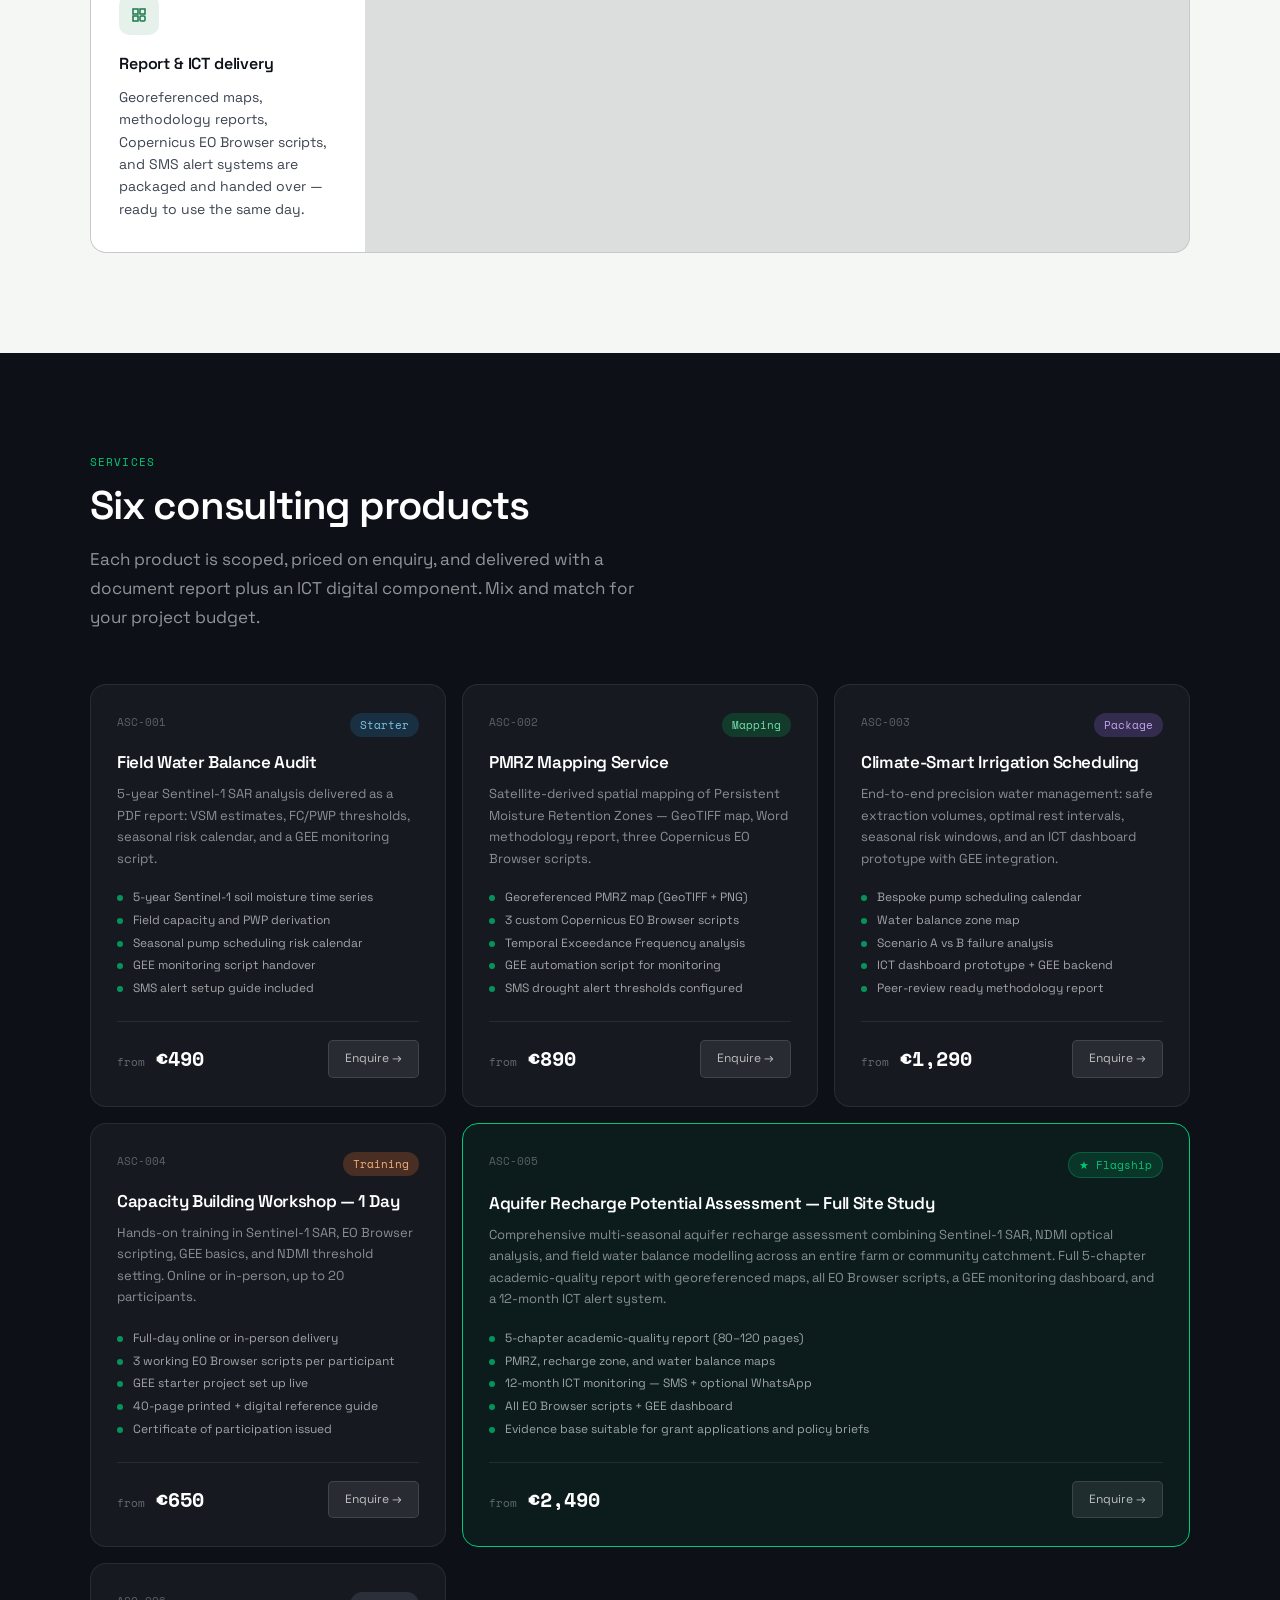
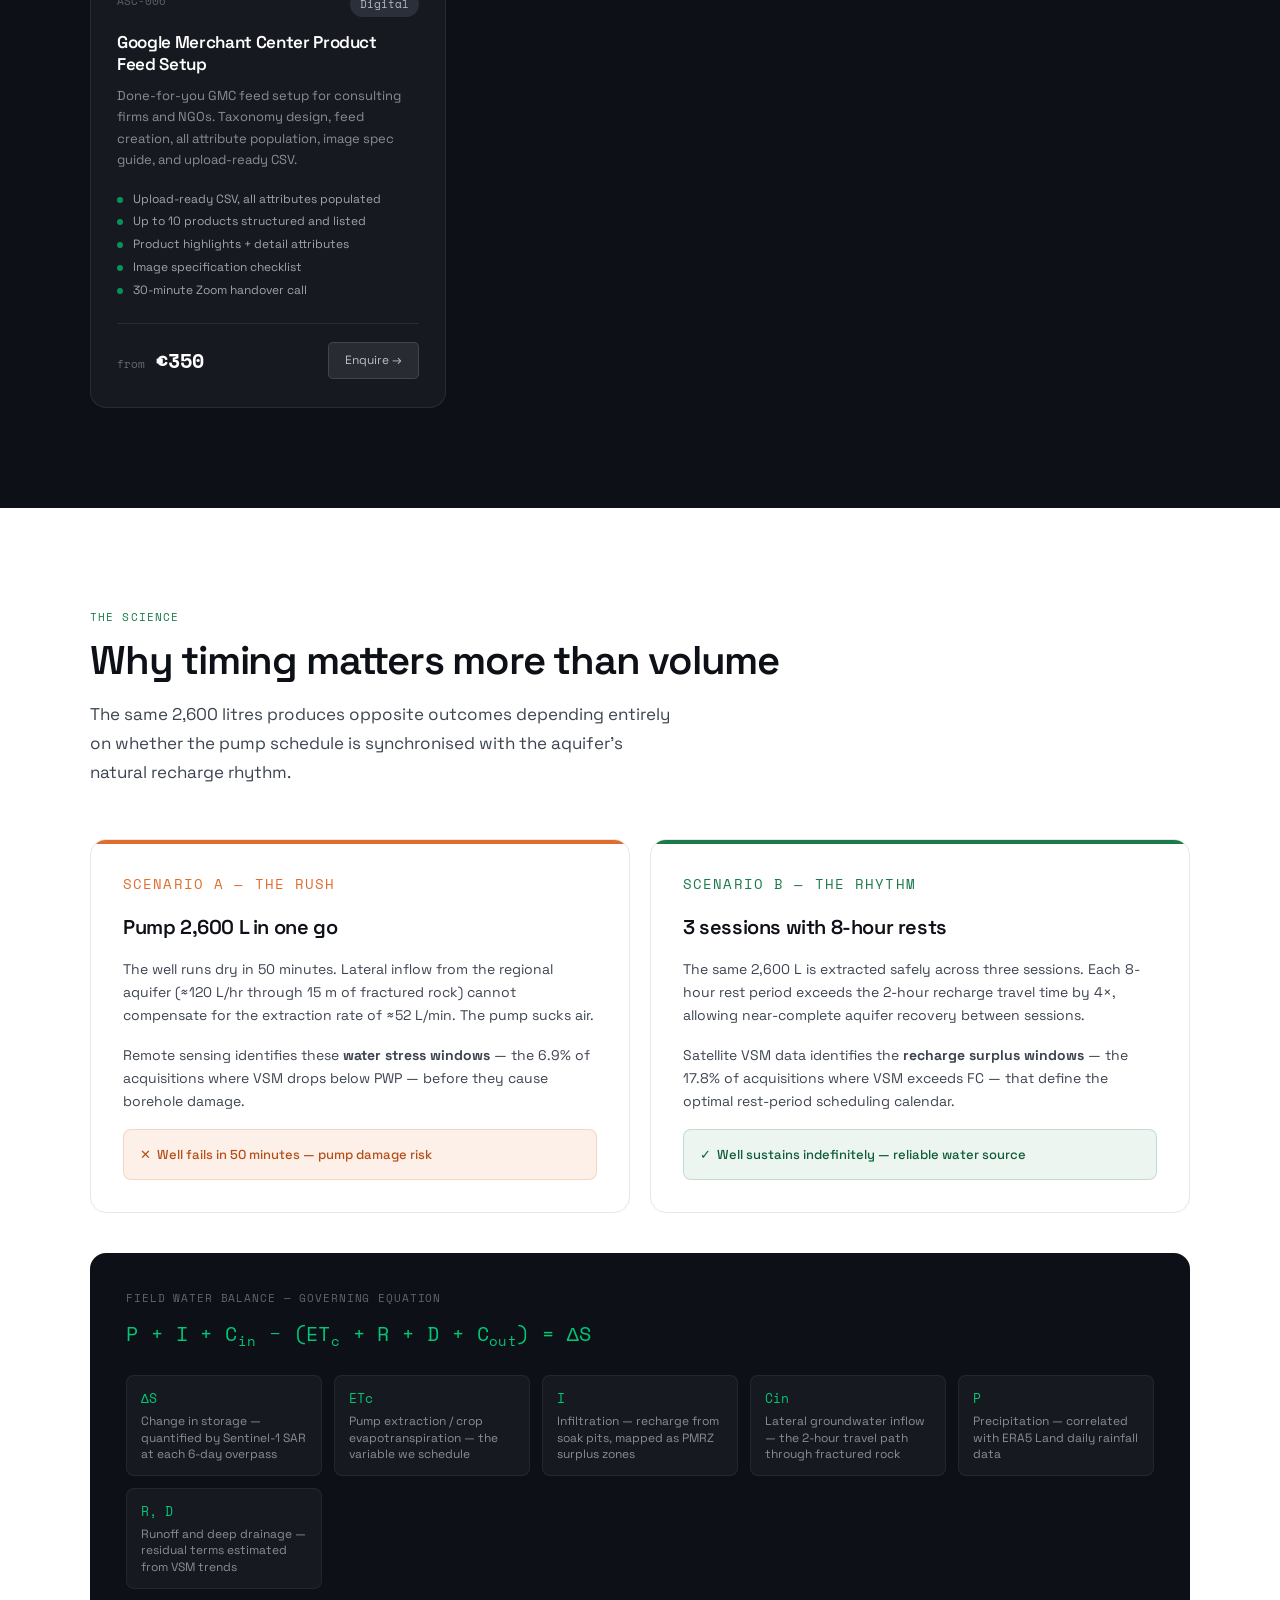
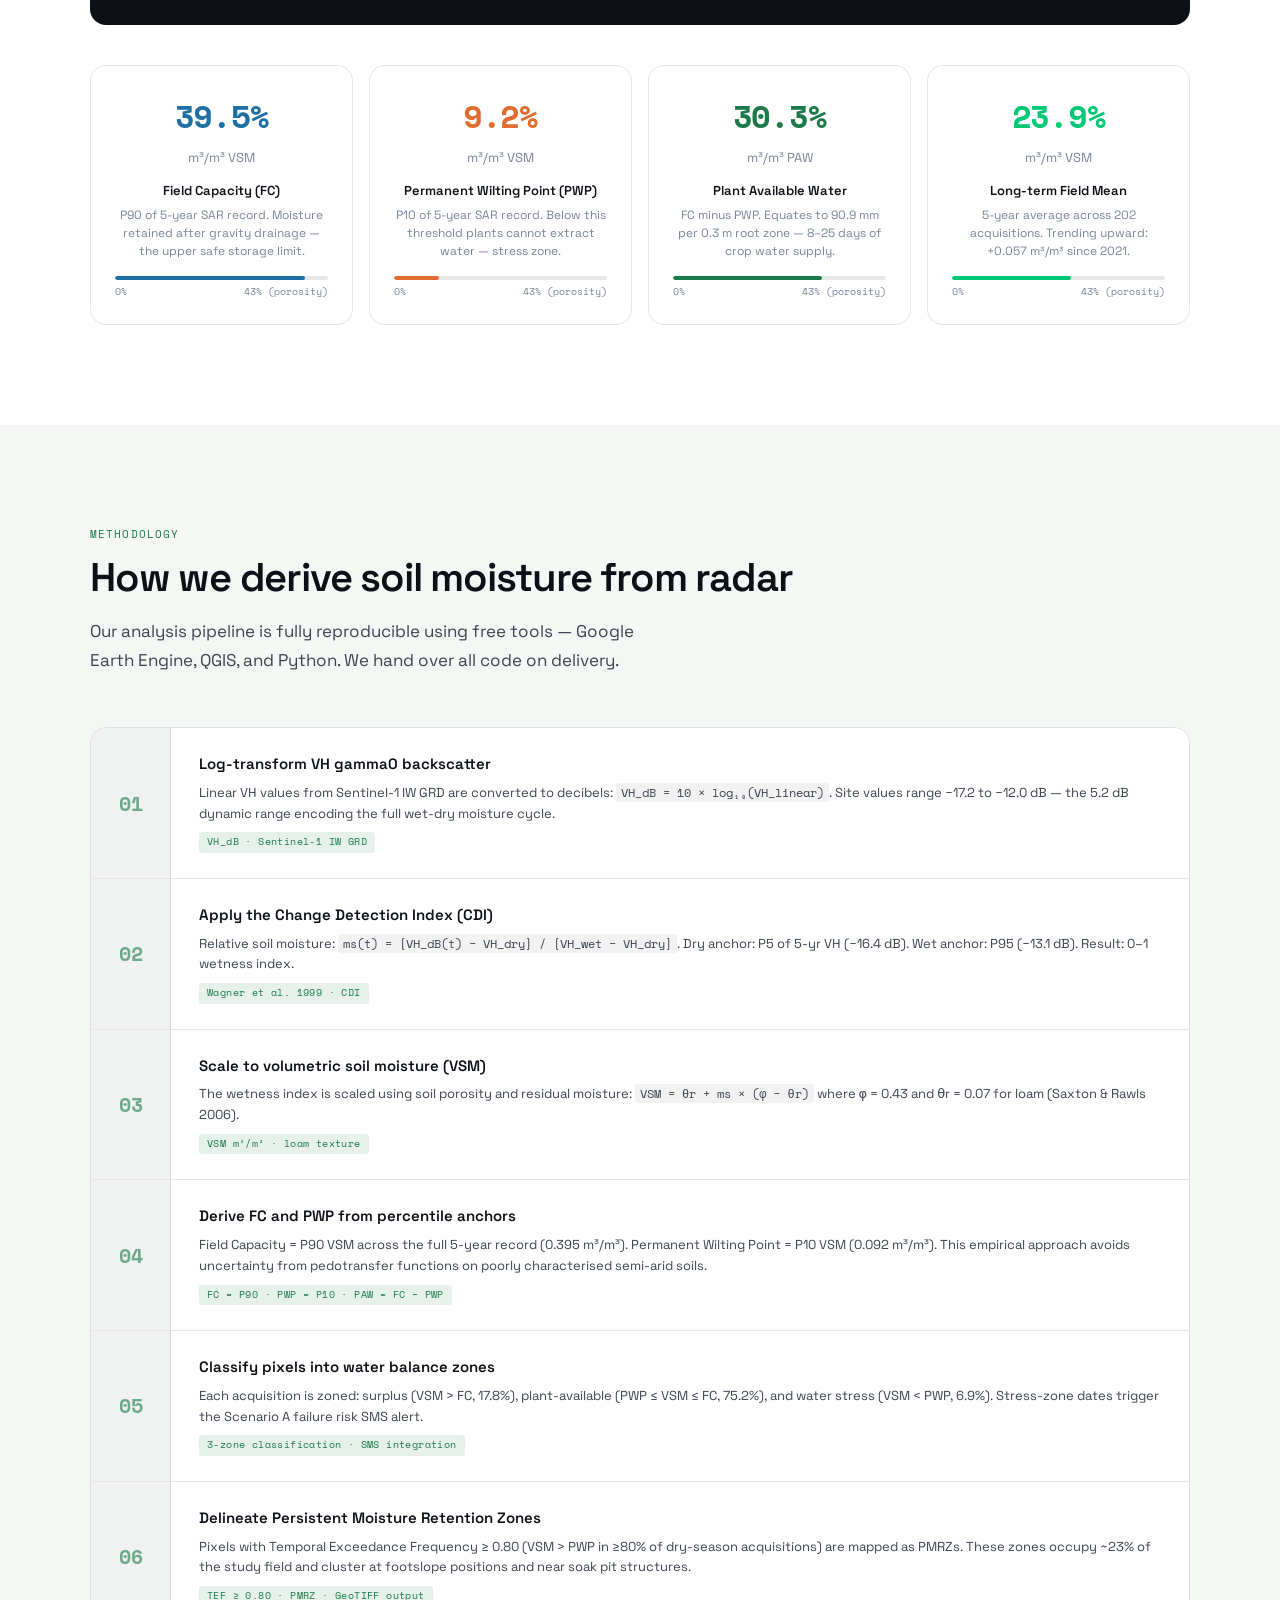
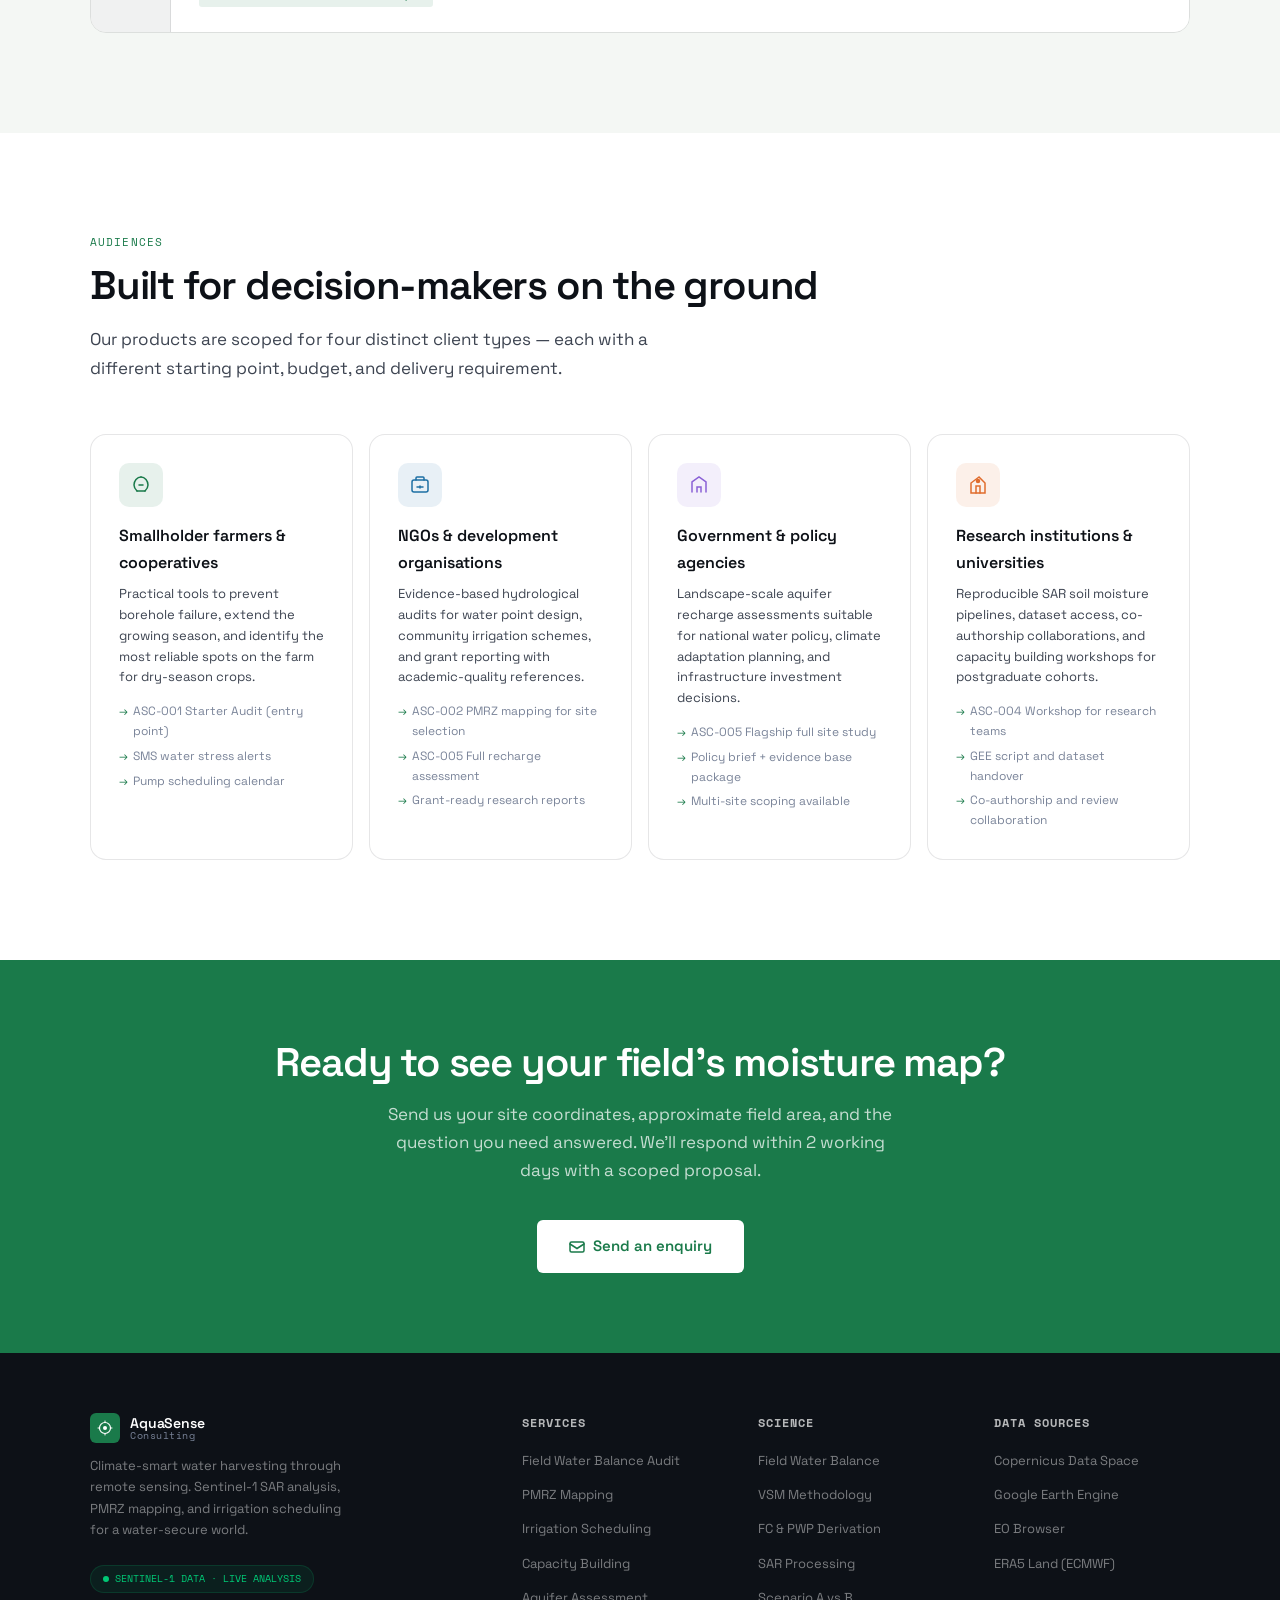
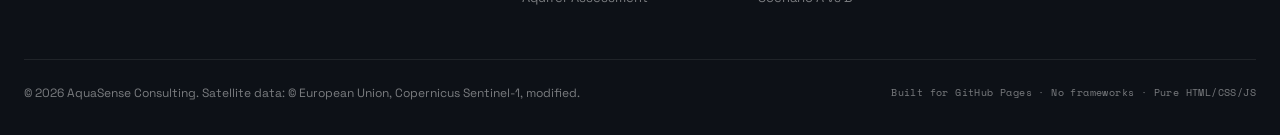
<file: consulting.html>
<!DOCTYPE html>
<html lang="en">
<head>
<meta charset="UTF-8">
<meta name="viewport" content="width=device-width, initial-scale=1.0">
<meta name="description" content="AquaSense Consulting — Climate-smart water harvesting and remote sensing consulting. Sentinel-1 SAR soil moisture analysis, PMRZ mapping, irrigation scheduling, and capacity building for farmers, NGOs, and research institutions.">
<meta name="keywords" content="remote sensing, Sentinel-1, SAR, soil moisture, field capacity, wilting point, PMRZ, water harvesting, Copernicus, GEE, climate-smart agriculture, irrigation scheduling, aquifer recharge">
<meta property="og:title" content="AquaSense Consulting — Remote Sensing for Climate-Smart Water Management">
<meta property="og:description" content="Satellite-derived soil moisture analysis, PMRZ mapping, and irrigation scheduling for farmers, NGOs, and research institutions.">
<meta property="og:type" content="website">
<title>AquaSense Consulting — Climate-Smart Water Harvesting</title>
<link rel="preconnect" href="https://fonts.googleapis.com">
<link href="https://fonts.googleapis.com/css2?family=Space+Grotesk:wght@300;400;500;600&family=Space+Mono:wght@400;700&display=swap" rel="stylesheet">
<style>
  /* ── Reset ── */
  *, *::before, *::after { box-sizing: border-box; margin: 0; padding: 0; }
  html { scroll-behavior: smooth; }

  /* ── Tokens ── */
  :root {
    --ink:       #0d1117;
    --ink-2:     #3d4451;
    --ink-3:     #7a8499;
    --paper:     #f4f7f4;
    --surface:   #ffffff;
    --accent:    #1a7a4a;      /* deep satellite-data green */
    --accent-2:  #0e5c38;
    --pulse:     #00c875;      /* SAR signal green */
    --warn:      #e06c2d;      /* moisture-stress orange */
    --sky:       #1d6fa4;      /* aquifer blue */
    --sky-2:     #d0e9f7;
    --border:    rgba(13,17,23,0.10);
    --border-2:  rgba(13,17,23,0.06);
    --radius:    8px;
    --radius-lg: 16px;
    --mono:      'Space Mono', monospace;
    --sans:      'Space Grotesk', system-ui, sans-serif;
    --max:       1100px;
    --section-gap: 100px;
  }

  body {
    font-family: var(--sans);
    background: var(--paper);
    color: var(--ink);
    font-size: 16px;
    line-height: 1.65;
    -webkit-font-smoothing: antialiased;
  }

  /* ── Nav ── */
  nav {
    position: fixed;
    top: 0; left: 0; right: 0;
    z-index: 100;
    background: rgba(244,247,244,0.88);
    backdrop-filter: blur(12px);
    -webkit-backdrop-filter: blur(12px);
    border-bottom: 1px solid var(--border);
    height: 58px;
    display: flex;
    align-items: center;
    padding: 0 24px;
  }
  .nav-inner {
    max-width: var(--max);
    margin: 0 auto;
    width: 100%;
    display: flex;
    align-items: center;
    justify-content: space-between;
    gap: 24px;
  }
  .nav-logo {
    display: flex;
    align-items: center;
    gap: 10px;
    text-decoration: none;
    color: var(--ink);
  }
  .logo-mark {
    width: 30px; height: 30px;
    background: var(--accent);
    border-radius: 6px;
    display: flex;
    align-items: center;
    justify-content: center;
    flex-shrink: 0;
  }
  .logo-mark svg { width: 16px; height: 16px; }
  .logo-text {
    font-size: 14px;
    font-weight: 600;
    letter-spacing: -0.01em;
    line-height: 1.2;
  }
  .logo-sub {
    font-size: 10px;
    font-family: var(--mono);
    color: var(--ink-3);
    letter-spacing: 0.05em;
    line-height: 1;
  }
  .nav-links {
    display: flex;
    align-items: center;
    gap: 6px;
    list-style: none;
  }
  .nav-links a {
    font-size: 13px;
    color: var(--ink-2);
    text-decoration: none;
    padding: 5px 12px;
    border-radius: 20px;
    transition: background 0.15s, color 0.15s;
  }
  .nav-links a:hover { background: var(--border-2); color: var(--ink); }
  .nav-cta {
    background: var(--accent) !important;
    color: #fff !important;
    font-weight: 500;
  }
  .nav-cta:hover { background: var(--accent-2) !important; }

  /* ── Hero ── */
  .hero {
    padding: 140px 24px 80px;
    max-width: var(--max);
    margin: 0 auto;
    display: grid;
    grid-template-columns: 1fr 420px;
    gap: 60px;
    align-items: center;
  }
  .eyebrow {
    display: inline-flex;
    align-items: center;
    gap: 8px;
    font-family: var(--mono);
    font-size: 11px;
    letter-spacing: 0.08em;
    color: var(--accent);
    text-transform: uppercase;
    margin-bottom: 20px;
  }
  .eyebrow::before {
    content: '';
    width: 24px; height: 1px;
    background: var(--accent);
  }
  h1 {
    font-size: clamp(32px, 5vw, 52px);
    font-weight: 600;
    line-height: 1.1;
    letter-spacing: -0.03em;
    color: var(--ink);
    margin-bottom: 22px;
  }
  h1 em {
    font-style: normal;
    color: var(--accent);
  }
  .hero-body {
    font-size: 17px;
    color: var(--ink-2);
    line-height: 1.7;
    max-width: 520px;
    margin-bottom: 36px;
  }
  .btn-row {
    display: flex;
    gap: 12px;
    flex-wrap: wrap;
  }
  .btn {
    display: inline-flex;
    align-items: center;
    gap: 8px;
    padding: 13px 24px;
    border-radius: 6px;
    font-family: var(--sans);
    font-size: 14px;
    font-weight: 500;
    text-decoration: none;
    transition: all 0.15s;
    cursor: pointer;
    border: none;
  }
  .btn-primary {
    background: var(--accent);
    color: #fff;
  }
  .btn-primary:hover { background: var(--accent-2); transform: translateY(-1px); }
  .btn-ghost {
    background: transparent;
    color: var(--ink-2);
    border: 1px solid var(--border);
  }
  .btn-ghost:hover { background: var(--surface); border-color: var(--accent); color: var(--accent); }

  /* ── SAR Visualiser (hero right) ── */
  .sar-panel {
    background: var(--surface);
    border: 1px solid var(--border);
    border-radius: var(--radius-lg);
    overflow: hidden;
    position: relative;
  }
  .sar-header {
    background: var(--ink);
    padding: 12px 16px;
    display: flex;
    align-items: center;
    justify-content: space-between;
  }
  .sar-title {
    font-family: var(--mono);
    font-size: 11px;
    color: rgba(255,255,255,0.6);
    letter-spacing: 0.05em;
  }
  .sar-dots { display: flex; gap: 6px; }
  .sar-dots span {
    width: 10px; height: 10px;
    border-radius: 50%;
  }
  .sar-grid {
    display: grid;
    grid-template-columns: repeat(12, 1fr);
    grid-template-rows: repeat(10, 28px);
    gap: 2px;
    padding: 8px;
    background: #0d1117;
  }
  .px { border-radius: 2px; transition: opacity 0.3s; }
  .px-m  { background: #d400d4; }   /* magenta PMRZ */
  .px-t  { background: #0dc8b8; }   /* teal FC zone */
  .px-g  { background: #0a9a52; }   /* green vege */
  .px-o  { background: #ff8c1a; }   /* orange transitional */
  .px-r  { background: #b83a1a; }   /* red stress */
  .px-b  { background: #1d6fa4; }   /* blue water */
  .sar-legend {
    padding: 12px 16px;
    display: flex;
    flex-wrap: wrap;
    gap: 10px;
    background: var(--ink);
    border-top: 1px solid rgba(255,255,255,0.06);
  }
  .leg { display: flex; align-items: center; gap: 6px; font-family: var(--mono); font-size: 10px; color: rgba(255,255,255,0.55); }
  .leg-dot { width: 8px; height: 8px; border-radius: 2px; flex-shrink: 0; }
  .vsm-bar-wrap { padding: 12px 16px 14px; background: var(--ink); }
  .vsm-label { font-family: var(--mono); font-size: 10px; color: rgba(255,255,255,0.45); margin-bottom: 6px; letter-spacing: 0.05em; }
  .vsm-track { height: 6px; border-radius: 3px; background: linear-gradient(to right, #b83a1a, #ff8c1a, #ffd700, #0dc8b8, #1d6fa4); position: relative; }
  .vsm-thumb { position: absolute; top: -5px; width: 16px; height: 16px; border-radius: 50%; background: #fff; border: 2px solid var(--accent); left: 55%; transform: translateX(-50%); }
  .vsm-labels { display: flex; justify-content: space-between; margin-top: 4px; }
  .vsm-labels span { font-family: var(--mono); font-size: 9px; color: rgba(255,255,255,0.35); }

  /* ── Stats strip ── */
  .stats-strip {
    background: var(--surface);
    border-top: 1px solid var(--border);
    border-bottom: 1px solid var(--border);
    padding: 32px 24px;
  }
  .stats-inner {
    max-width: var(--max);
    margin: 0 auto;
    display: grid;
    grid-template-columns: repeat(auto-fit, minmax(160px, 1fr));
    gap: 24px;
    text-align: center;
  }
  .stat-num {
    font-size: 36px;
    font-weight: 600;
    letter-spacing: -0.04em;
    color: var(--accent);
    line-height: 1;
    font-family: var(--mono);
  }
  .stat-label {
    font-size: 12px;
    color: var(--ink-3);
    margin-top: 4px;
    text-transform: uppercase;
    letter-spacing: 0.06em;
  }
  .stat-divider {
    width: 1px;
    background: var(--border);
    display: none;
  }

  /* ── Sections ── */
  section { padding: var(--section-gap) 24px; }
  .section-inner { max-width: var(--max); margin: 0 auto; }
  .section-label {
    font-family: var(--mono);
    font-size: 11px;
    letter-spacing: 0.1em;
    color: var(--accent);
    text-transform: uppercase;
    margin-bottom: 12px;
  }
  h2 {
    font-size: clamp(26px, 3.5vw, 40px);
    font-weight: 600;
    letter-spacing: -0.03em;
    line-height: 1.15;
    color: var(--ink);
    margin-bottom: 16px;
  }
  .section-intro {
    font-size: 17px;
    color: var(--ink-2);
    max-width: 580px;
    line-height: 1.7;
    margin-bottom: 52px;
  }

  /* ── How it works ── */
  .how-grid {
    display: grid;
    grid-template-columns: repeat(auto-fit, minmax(220px, 1fr));
    gap: 1px;
    background: var(--border);
    border: 1px solid var(--border);
    border-radius: var(--radius-lg);
    overflow: hidden;
  }
  .how-cell {
    background: var(--surface);
    padding: 32px 28px;
    position: relative;
  }
  .how-num {
    font-family: var(--mono);
    font-size: 11px;
    color: var(--ink-3);
    letter-spacing: 0.06em;
    margin-bottom: 16px;
  }
  .how-icon {
    width: 40px; height: 40px;
    border-radius: 10px;
    margin-bottom: 16px;
    display: flex;
    align-items: center;
    justify-content: center;
  }
  .how-icon svg { width: 20px; height: 20px; }
  .how-cell h3 {
    font-size: 16px;
    font-weight: 600;
    color: var(--ink);
    margin-bottom: 8px;
    letter-spacing: -0.01em;
  }
  .how-cell p {
    font-size: 14px;
    color: var(--ink-2);
    line-height: 1.6;
  }

  /* ── Products ── */
  .products-bg { background: var(--ink); }
  .products-bg .section-label { color: var(--pulse); }
  .products-bg h2 { color: #fff; }
  .products-bg .section-intro { color: rgba(255,255,255,0.55); }
  .products-grid {
    display: grid;
    grid-template-columns: repeat(auto-fit, minmax(300px, 1fr));
    gap: 16px;
  }
  .product-card {
    background: rgba(255,255,255,0.04);
    border: 1px solid rgba(255,255,255,0.08);
    border-radius: var(--radius-lg);
    padding: 28px 26px;
    transition: border-color 0.2s, background 0.2s;
    cursor: default;
    display: flex;
    flex-direction: column;
  }
  .product-card:hover {
    border-color: rgba(0,200,117,0.35);
    background: rgba(255,255,255,0.06);
  }
  .product-card.featured {
    border-color: var(--pulse);
    background: rgba(0,200,117,0.06);
    grid-column: span 2;
  }
  .p-top { display: flex; align-items: flex-start; justify-content: space-between; gap: 8px; margin-bottom: 14px; }
  .p-id { font-family: var(--mono); font-size: 11px; color: rgba(255,255,255,0.3); }
  .p-badge {
    font-size: 11px;
    padding: 3px 10px;
    border-radius: 20px;
    white-space: nowrap;
    font-family: var(--mono);
  }
  .badge-s { background: rgba(29,111,164,0.25); color: #7dc5e8; }
  .badge-m { background: rgba(10,154,82,0.25);  color: #6fdfaa; }
  .badge-p { background: rgba(138,97,214,0.25); color: #c4a4f0; }
  .badge-t { background: rgba(224,108,45,0.25); color: #f0b07a; }
  .badge-f { background: rgba(0,200,117,0.15);  color: var(--pulse); border: 1px solid rgba(0,200,117,0.3); }
  .badge-d { background: rgba(122,132,153,0.2); color: #b0bac8; }
  .p-title {
    font-size: 17px;
    font-weight: 600;
    color: #fff;
    letter-spacing: -0.02em;
    margin-bottom: 10px;
    line-height: 1.3;
  }
  .p-desc {
    font-size: 13px;
    color: rgba(255,255,255,0.5);
    line-height: 1.65;
    margin-bottom: 20px;
    flex: 1;
  }
  .p-highlights {
    list-style: none;
    margin-bottom: 24px;
    display: flex;
    flex-direction: column;
    gap: 6px;
  }
  .p-highlights li {
    font-size: 12px;
    color: rgba(255,255,255,0.6);
    padding-left: 16px;
    position: relative;
    line-height: 1.4;
  }
  .p-highlights li::before {
    content: '';
    position: absolute;
    left: 0; top: 6px;
    width: 6px; height: 6px;
    border-radius: 50%;
    background: var(--pulse);
    opacity: 0.7;
  }
  .p-footer {
    display: flex;
    align-items: center;
    justify-content: space-between;
    padding-top: 18px;
    border-top: 1px solid rgba(255,255,255,0.08);
    flex-wrap: wrap;
    gap: 10px;
  }
  .p-price {
    font-family: var(--mono);
    font-size: 20px;
    font-weight: 700;
    color: #fff;
  }
  .p-price .from { font-size: 11px; color: rgba(255,255,255,0.35); font-weight: 400; margin-right: 4px; }
  .p-enquire {
    font-size: 12px;
    padding: 8px 16px;
    border-radius: 5px;
    background: rgba(255,255,255,0.08);
    color: rgba(255,255,255,0.7);
    border: 1px solid rgba(255,255,255,0.12);
    text-decoration: none;
    transition: all 0.15s;
    font-family: var(--sans);
  }
  .p-enquire:hover { background: var(--accent); color: #fff; border-color: var(--accent); }

  /* ── Scenario ── */
  .scenario-bg { background: var(--surface); }
  .scenario-split {
    display: grid;
    grid-template-columns: 1fr 1fr;
    gap: 20px;
    margin-top: 40px;
  }
  .scenario-card {
    border-radius: var(--radius-lg);
    padding: 32px;
    border: 1px solid var(--border);
    position: relative;
    overflow: hidden;
  }
  .scenario-card::before {
    content: '';
    position: absolute;
    top: 0; left: 0; right: 0;
    height: 4px;
  }
  .scenario-a::before { background: var(--warn); }
  .scenario-b::before { background: var(--accent); }
  .scenario-label {
    font-family: var(--mono);
    font-size: 11px;
    letter-spacing: 0.08em;
    text-transform: uppercase;
    margin-bottom: 12px;
  }
  .scenario-a .scenario-label { color: var(--warn); }
  .scenario-b .scenario-label { color: var(--accent); }
  .scenario-card h3 {
    font-size: 20px;
    font-weight: 600;
    letter-spacing: -0.02em;
    margin-bottom: 14px;
  }
  .scenario-card p { font-size: 14px; color: var(--ink-2); line-height: 1.65; margin-bottom: 16px; }
  .scenario-result {
    display: flex;
    align-items: center;
    gap: 10px;
    padding: 14px 16px;
    border-radius: var(--radius);
    font-size: 13px;
    font-weight: 500;
    margin-top: 4px;
  }
  .result-fail { background: rgba(224,108,45,0.1); color: #b54f18; border: 1px solid rgba(224,108,45,0.2); }
  .result-ok   { background: rgba(26,122,74,0.08); color: var(--accent-2); border: 1px solid rgba(26,122,74,0.2); }

  /* ── Equation ── */
  .equation-box {
    background: var(--ink);
    border-radius: var(--radius-lg);
    padding: 36px;
    margin-top: 40px;
    position: relative;
    overflow: hidden;
  }
  .eq-label { font-family: var(--mono); font-size: 11px; color: rgba(255,255,255,0.35); letter-spacing: 0.08em; margin-bottom: 12px; text-transform: uppercase; }
  .eq-formula {
    font-family: var(--mono);
    font-size: clamp(14px, 2.5vw, 20px);
    color: var(--pulse);
    letter-spacing: 0.02em;
    line-height: 1.5;
    margin-bottom: 24px;
    word-break: break-word;
  }
  .eq-terms {
    display: grid;
    grid-template-columns: repeat(auto-fit, minmax(180px, 1fr));
    gap: 12px;
  }
  .eq-term {
    background: rgba(255,255,255,0.04);
    border-radius: var(--radius);
    padding: 12px 14px;
    border: 1px solid rgba(255,255,255,0.06);
  }
  .eq-term-sym { font-family: var(--mono); font-size: 13px; color: var(--pulse); margin-bottom: 3px; }
  .eq-term-def { font-size: 12px; color: rgba(255,255,255,0.5); line-height: 1.4; }

  /* ── Soil thresholds ── */
  .thresholds-grid {
    display: grid;
    grid-template-columns: repeat(auto-fit, minmax(200px, 1fr));
    gap: 16px;
    margin-top: 40px;
  }
  .threshold-card {
    background: var(--surface);
    border: 1px solid var(--border);
    border-radius: var(--radius-lg);
    padding: 24px;
    text-align: center;
  }
  .th-value {
    font-family: var(--mono);
    font-size: 32px;
    font-weight: 700;
    letter-spacing: -0.04em;
    margin-bottom: 4px;
  }
  .th-unit { font-size: 13px; color: var(--ink-3); }
  .th-label {
    font-size: 13px;
    font-weight: 600;
    color: var(--ink);
    margin: 12px 0 4px;
  }
  .th-desc { font-size: 12px; color: var(--ink-3); line-height: 1.5; }
  .bar-track {
    height: 4px;
    background: var(--border);
    border-radius: 2px;
    margin: 16px 0 4px;
    position: relative;
    overflow: hidden;
  }
  .bar-fill { height: 100%; border-radius: 2px; }
  .bar-label-row { display: flex; justify-content: space-between; font-family: var(--mono); font-size: 10px; color: var(--ink-3); }

  /* ── Methodology ── */
  .method-steps {
    display: flex;
    flex-direction: column;
    gap: 0;
    margin-top: 40px;
    border: 1px solid var(--border);
    border-radius: var(--radius-lg);
    overflow: hidden;
  }
  .method-step {
    display: grid;
    grid-template-columns: 80px 1fr;
    border-bottom: 1px solid var(--border);
    background: var(--surface);
    transition: background 0.15s;
  }
  .method-step:last-child { border-bottom: none; }
  .method-step:hover { background: #f8faf8; }
  .step-num-col {
    background: var(--border-2);
    display: flex;
    align-items: center;
    justify-content: center;
    border-right: 1px solid var(--border);
    padding: 24px;
  }
  .step-num {
    font-family: var(--mono);
    font-size: 20px;
    font-weight: 700;
    color: var(--accent);
    opacity: 0.6;
  }
  .step-body { padding: 24px 28px; }
  .step-title {
    font-size: 15px;
    font-weight: 600;
    color: var(--ink);
    margin-bottom: 6px;
  }
  .step-text { font-size: 13px; color: var(--ink-2); line-height: 1.6; }
  .step-tag {
    display: inline-block;
    font-family: var(--mono);
    font-size: 10px;
    padding: 2px 8px;
    border-radius: 3px;
    background: rgba(26,122,74,0.1);
    color: var(--accent);
    margin-top: 8px;
    letter-spacing: 0.04em;
  }

  /* ── Audiences ── */
  .audience-grid {
    display: grid;
    grid-template-columns: repeat(auto-fit, minmax(240px, 1fr));
    gap: 16px;
    margin-top: 40px;
  }
  .audience-card {
    border-radius: var(--radius-lg);
    padding: 28px;
    border: 1px solid var(--border);
    background: var(--surface);
  }
  .audience-icon {
    width: 44px; height: 44px;
    border-radius: 10px;
    display: flex;
    align-items: center;
    justify-content: center;
    margin-bottom: 16px;
  }
  .audience-card h3 { font-size: 16px; font-weight: 600; margin-bottom: 8px; }
  .audience-card p { font-size: 13px; color: var(--ink-2); line-height: 1.6; margin-bottom: 14px; }
  .audience-card ul { list-style: none; display: flex; flex-direction: column; gap: 5px; }
  .audience-card li { font-size: 12px; color: var(--ink-3); padding-left: 14px; position: relative; }
  .audience-card li::before { content: '→'; position: absolute; left: 0; color: var(--accent); font-size: 11px; }

  /* ── CTA ── */
  .cta-section {
    background: var(--accent);
    padding: 80px 24px;
    text-align: center;
  }
  .cta-section h2 { color: #fff; margin-bottom: 14px; }
  .cta-section p { color: rgba(255,255,255,0.75); font-size: 17px; max-width: 520px; margin: 0 auto 36px; }
  .btn-white {
    background: #fff;
    color: var(--accent);
    padding: 14px 32px;
    border-radius: 6px;
    font-size: 15px;
    font-weight: 600;
    text-decoration: none;
    display: inline-flex;
    align-items: center;
    gap: 8px;
    transition: transform 0.15s;
  }
  .btn-white:hover { transform: translateY(-2px); }

  /* ── Footer ── */
  footer {
    background: var(--ink);
    padding: 60px 24px 32px;
    color: rgba(255,255,255,0.45);
  }
  .footer-inner {
    max-width: var(--max);
    margin: 0 auto;
    display: grid;
    grid-template-columns: 2fr 1fr 1fr 1fr;
    gap: 40px;
    margin-bottom: 48px;
  }
  .footer-brand p { font-size: 13px; line-height: 1.65; margin: 12px 0; max-width: 260px; }
  .footer-col h4 { font-size: 12px; font-weight: 600; color: rgba(255,255,255,0.7); text-transform: uppercase; letter-spacing: 0.08em; margin-bottom: 14px; font-family: var(--mono); }
  .footer-col ul { list-style: none; display: flex; flex-direction: column; gap: 8px; }
  .footer-col a { font-size: 13px; color: rgba(255,255,255,0.45); text-decoration: none; transition: color 0.15s; }
  .footer-col a:hover { color: rgba(255,255,255,0.85); }
  .footer-bottom {
    padding-top: 24px;
    border-top: 1px solid rgba(255,255,255,0.08);
    display: flex;
    justify-content: space-between;
    align-items: center;
    flex-wrap: wrap;
    gap: 12px;
  }
  .footer-bottom p { font-size: 12px; }
  .data-badge {
    display: flex;
    align-items: center;
    gap: 6px;
    font-family: var(--mono);
    font-size: 10px;
    color: var(--pulse);
    background: rgba(0,200,117,0.08);
    padding: 5px 12px;
    border-radius: 20px;
    border: 1px solid rgba(0,200,117,0.15);
  }
  .data-badge::before {
    content: '';
    width: 6px; height: 6px;
    border-radius: 50%;
    background: var(--pulse);
    animation: pulse 2s infinite;
  }
  @keyframes pulse { 0%,100%{opacity:1}50%{opacity:0.3} }

  /* ── Responsive ── */
  @media (max-width: 860px) {
    .hero { grid-template-columns: 1fr; gap: 40px; }
    .sar-panel { max-width: 420px; }
    .scenario-split { grid-template-columns: 1fr; }
    .footer-inner { grid-template-columns: 1fr 1fr; }
    .product-card.featured { grid-column: span 1; }
    nav .nav-links { display: none; }
  }
  @media (max-width: 520px) {
    .footer-inner { grid-template-columns: 1fr; }
    .btn-row { flex-direction: column; }
    .btn { justify-content: center; }
  }

  /* ── Accessibility ── */
  :focus-visible {
    outline: 2px solid var(--accent);
    outline-offset: 3px;
  }
  @media (prefers-reduced-motion: reduce) {
    *, *::before, *::after { animation-duration: 0.001ms !important; transition-duration: 0.001ms !important; }
  }
</style>
</head>
<body>

<!-- NAV -->
<nav role="navigation" aria-label="Main navigation">
  <div class="nav-inner">
    <a href="#" class="nav-logo" aria-label="AquaSense Consulting home">
      <div class="logo-mark" aria-hidden="true">
        <svg viewBox="0 0 16 16" fill="none" xmlns="http://www.w3.org/2000/svg">
          <circle cx="8" cy="8" r="5.5" stroke="white" stroke-width="1.2" fill="none"/>
          <circle cx="8" cy="8" r="2" fill="white"/>
          <path d="M8 2.5 L8 1M8 15L8 13.5M2.5 8L1 8M15 8L13.5 8" stroke="white" stroke-width="1" stroke-linecap="round"/>
        </svg>
      </div>
      <div>
        <div class="logo-text">AquaSense</div>
        <div class="logo-sub">Consulting</div>
      </div>
    </a>
    <ul class="nav-links" role="list">
      <li><a href="#how">How it works</a></li>
      <li><a href="#services">Services</a></li>
      <li><a href="#science">Science</a></li>
      <li><a href="#audiences">Who we serve</a></li>
      <li><a href="#contact" class="nav-cta">Enquire</a></li>
    </ul>
  </div>
</nav>

<!-- HERO -->
<header>
  <div class="hero">
    <div>
      <p class="eyebrow">Sentinel-1 · Copernicus · GEE</p>
      <h1>Turn satellite data into <em>water security</em></h1>
      <p class="hero-body">We translate free Copernicus SAR imagery into actionable soil moisture maps, pump scheduling plans, and persistent moisture zone audits — for farmers, NGOs, and research institutions operating in semi-arid landscapes.</p>
      <div class="btn-row">
        <a href="#services" class="btn btn-primary">View services</a>
        <a href="#science" class="btn btn-ghost">See the science</a>
      </div>
    </div>
    <div class="sar-panel" role="img" aria-label="Sentinel-1 SAR soil moisture classification map showing field moisture zones in magenta, teal, green, orange, and red">
      <div class="sar-header">
        <span class="sar-title">SENTINEL-1 IW VV+VH · 2026-04-18</span>
        <div class="sar-dots">
          <span style="background:#ff5f57"></span>
          <span style="background:#febc2e"></span>
          <span style="background:#28c840"></span>
        </div>
      </div>
      <div class="sar-grid" id="sar-grid" aria-hidden="true"></div>
      <div class="vsm-bar-wrap">
        <p class="vsm-label">VOLUMETRIC SOIL MOISTURE ESTIMATE</p>
        <div class="vsm-track" role="presentation">
          <div class="vsm-thumb" style="left:58%"></div>
        </div>
        <div class="vsm-labels"><span>PWP 9.2%</span><span>Mean 23.9%</span><span>FC 39.5%</span></div>
      </div>
      <div class="sar-legend">
        <div class="leg"><div class="leg-dot" style="background:#d400d4"></div>PMRZ surplus</div>
        <div class="leg"><div class="leg-dot" style="background:#0dc8b8"></div>FC zone</div>
        <div class="leg"><div class="leg-dot" style="background:#0a9a52"></div>Vegetation</div>
        <div class="leg"><div class="leg-dot" style="background:#ff8c1a"></div>Transitional</div>
        <div class="leg"><div class="leg-dot" style="background:#b83a1a"></div>Stress</div>
        <div class="leg"><div class="leg-dot" style="background:#1d6fa4"></div>Water</div>
      </div>
    </div>
  </div>
</header>

<!-- STATS -->
<div class="stats-strip" role="region" aria-label="Key statistics">
  <div class="stats-inner">
    <div>
      <div class="stat-num">202</div>
      <div class="stat-label">SAR acquisitions analysed</div>
    </div>
    <div>
      <div class="stat-num">5yr</div>
      <div class="stat-label">Time series coverage</div>
    </div>
    <div>
      <div class="stat-num">39.5%</div>
      <div class="stat-label">Field capacity (VSM)</div>
    </div>
    <div>
      <div class="stat-num">30.3%</div>
      <div class="stat-label">Plant available water</div>
    </div>
    <div>
      <div class="stat-num">10m</div>
      <div class="stat-label">Pixel resolution</div>
    </div>
    <div>
      <div class="stat-num">23%</div>
      <div class="stat-label">Field area in PMRZ</div>
    </div>
  </div>
</div>

<!-- HOW IT WORKS -->
<section id="how">
  <div class="section-inner">
    <p class="section-label">Process</p>
    <h2>From satellite to field decision</h2>
    <p class="section-intro">We take freely available Copernicus data and convert it into practical water management tools your team can act on — no specialist software required.</p>
    <div class="how-grid" role="list">
      <div class="how-cell" role="listitem">
        <p class="how-num">01</p>
        <div class="how-icon" style="background:rgba(26,122,74,0.1)">
          <svg viewBox="0 0 20 20" fill="none" stroke="var(--accent)" stroke-width="1.5" stroke-linecap="round">
            <circle cx="10" cy="10" r="7.5"/><circle cx="10" cy="10" r="2.5"/><path d="M10 2.5v1M10 16.5v1M2.5 10h1M16.5 10h1"/>
          </svg>
        </div>
        <h3>Satellite data ingestion</h3>
        <p>Sentinel-1 IW GRD VV+VH imagery sourced from the free Copernicus Data Space, covering your site across multiple wet and dry seasons.</p>
      </div>
      <div class="how-cell" role="listitem">
        <p class="how-num">02</p>
        <div class="how-icon" style="background:rgba(29,111,164,0.1)">
          <svg viewBox="0 0 20 20" fill="none" stroke="var(--sky)" stroke-width="1.5" stroke-linecap="round">
            <path d="M4 14 L8 8 L12 11 L16 5"/><circle cx="4" cy="14" r="1.5" fill="var(--sky)"/><circle cx="16" cy="5" r="1.5" fill="var(--sky)"/>
          </svg>
        </div>
        <h3>VSM estimation</h3>
        <p>VH gamma0 backscatter is log-transformed and normalised via the Change Detection Index (Wagner 1999), scaled to volumetric soil moisture (m³/m³).</p>
      </div>
      <div class="how-cell" role="listitem">
        <p class="how-num">03</p>
        <div class="how-icon" style="background:rgba(224,108,45,0.1)">
          <svg viewBox="0 0 20 20" fill="none" stroke="var(--warn)" stroke-width="1.5" stroke-linecap="round">
            <rect x="3" y="3" width="14" height="14" rx="2"/><path d="M7 10h6M10 7v6"/>
          </svg>
        </div>
        <h3>FC & PWP derivation</h3>
        <p>Field capacity (P90 VSM) and permanent wilting point (P10 VSM) are derived empirically from the full 5-year distribution — no lab samples required.</p>
      </div>
      <div class="how-cell" role="listitem">
        <p class="how-num">04</p>
        <div class="how-icon" style="background:rgba(0,200,117,0.1)">
          <svg viewBox="0 0 20 20" fill="none" stroke="var(--pulse)" stroke-width="1.5" stroke-linecap="round">
            <path d="M3 17 Q5 11 8 13 Q11 15 13 8 Q15 3 17 5"/>
          </svg>
        </div>
        <h3>PMRZ mapping</h3>
        <p>Pixels maintaining VSM above PWP in ≥80% of dry-season acquisitions are classified as Persistent Moisture Retention Zones — your water harvesting targets.</p>
      </div>
      <div class="how-cell" role="listitem">
        <p class="how-num">05</p>
        <div class="how-icon" style="background:rgba(26,122,74,0.1)">
          <svg viewBox="0 0 20 20" fill="none" stroke="var(--accent)" stroke-width="1.5" stroke-linecap="round">
            <path d="M4 4h5v5H4zM11 4h5v5h-5zM4 11h5v5H4z"/><rect x="11" y="11" width="5" height="5" rx="1"/>
          </svg>
        </div>
        <h3>Report & ICT delivery</h3>
        <p>Georeferenced maps, methodology reports, Copernicus EO Browser scripts, and SMS alert systems are packaged and handed over — ready to use the same day.</p>
      </div>
    </div>
  </div>
</section>

<!-- SERVICES -->
<section id="services" class="products-bg">
  <div class="section-inner">
    <p class="section-label">Services</p>
    <h2>Six consulting products</h2>
    <p class="section-intro">Each product is scoped, priced on enquiry, and delivered with a document report plus an ICT digital component. Mix and match for your project budget.</p>
    <div class="products-grid" role="list">

      <div class="product-card" role="listitem">
        <div class="p-top">
          <span class="p-id">ASC-001</span>
          <span class="p-badge badge-s">Starter</span>
        </div>
        <p class="p-title">Field Water Balance Audit</p>
        <p class="p-desc">5-year Sentinel-1 SAR analysis delivered as a PDF report: VSM estimates, FC/PWP thresholds, seasonal risk calendar, and a GEE monitoring script.</p>
        <ul class="p-highlights">
          <li>5-year Sentinel-1 soil moisture time series</li>
          <li>Field capacity and PWP derivation</li>
          <li>Seasonal pump scheduling risk calendar</li>
          <li>GEE monitoring script handover</li>
          <li>SMS alert setup guide included</li>
        </ul>
        <div class="p-footer">
          <div class="p-price"><span class="from">from </span>€490</div>
          <a href="#contact" class="p-enquire">Enquire →</a>
        </div>
      </div>

      <div class="product-card" role="listitem">
        <div class="p-top">
          <span class="p-id">ASC-002</span>
          <span class="p-badge badge-m">Mapping</span>
        </div>
        <p class="p-title">PMRZ Mapping Service</p>
        <p class="p-desc">Satellite-derived spatial mapping of Persistent Moisture Retention Zones — GeoTIFF map, Word methodology report, three Copernicus EO Browser scripts.</p>
        <ul class="p-highlights">
          <li>Georeferenced PMRZ map (GeoTIFF + PNG)</li>
          <li>3 custom Copernicus EO Browser scripts</li>
          <li>Temporal Exceedance Frequency analysis</li>
          <li>GEE automation script for monitoring</li>
          <li>SMS drought alert thresholds configured</li>
        </ul>
        <div class="p-footer">
          <div class="p-price"><span class="from">from </span>€890</div>
          <a href="#contact" class="p-enquire">Enquire →</a>
        </div>
      </div>

      <div class="product-card" role="listitem">
        <div class="p-top">
          <span class="p-id">ASC-003</span>
          <span class="p-badge badge-p">Package</span>
        </div>
        <p class="p-title">Climate-Smart Irrigation Scheduling</p>
        <p class="p-desc">End-to-end precision water management: safe extraction volumes, optimal rest intervals, seasonal risk windows, and an ICT dashboard prototype with GEE integration.</p>
        <ul class="p-highlights">
          <li>Bespoke pump scheduling calendar</li>
          <li>Water balance zone map</li>
          <li>Scenario A vs B failure analysis</li>
          <li>ICT dashboard prototype + GEE backend</li>
          <li>Peer-review ready methodology report</li>
        </ul>
        <div class="p-footer">
          <div class="p-price"><span class="from">from </span>€1,290</div>
          <a href="#contact" class="p-enquire">Enquire →</a>
        </div>
      </div>

      <div class="product-card" role="listitem">
        <div class="p-top">
          <span class="p-id">ASC-004</span>
          <span class="p-badge badge-t">Training</span>
        </div>
        <p class="p-title">Capacity Building Workshop — 1 Day</p>
        <p class="p-desc">Hands-on training in Sentinel-1 SAR, EO Browser scripting, GEE basics, and NDMI threshold setting. Online or in-person, up to 20 participants.</p>
        <ul class="p-highlights">
          <li>Full-day online or in-person delivery</li>
          <li>3 working EO Browser scripts per participant</li>
          <li>GEE starter project set up live</li>
          <li>40-page printed + digital reference guide</li>
          <li>Certificate of participation issued</li>
        </ul>
        <div class="p-footer">
          <div class="p-price"><span class="from">from </span>€650</div>
          <a href="#contact" class="p-enquire">Enquire →</a>
        </div>
      </div>

      <div class="product-card featured" role="listitem">
        <div class="p-top">
          <span class="p-id">ASC-005</span>
          <span class="p-badge badge-f">★ Flagship</span>
        </div>
        <p class="p-title">Aquifer Recharge Potential Assessment — Full Site Study</p>
        <p class="p-desc">Comprehensive multi-seasonal aquifer recharge assessment combining Sentinel-1 SAR, NDMI optical analysis, and field water balance modelling across an entire farm or community catchment. Full 5-chapter academic-quality report with georeferenced maps, all EO Browser scripts, a GEE monitoring dashboard, and a 12-month ICT alert system.</p>
        <ul class="p-highlights">
          <li>5-chapter academic-quality report (80–120 pages)</li>
          <li>PMRZ, recharge zone, and water balance maps</li>
          <li>12-month ICT monitoring — SMS + optional WhatsApp</li>
          <li>All EO Browser scripts + GEE dashboard</li>
          <li>Evidence base suitable for grant applications and policy briefs</li>
        </ul>
        <div class="p-footer">
          <div class="p-price"><span class="from">from </span>€2,490</div>
          <a href="#contact" class="p-enquire">Enquire →</a>
        </div>
      </div>

      <div class="product-card" role="listitem">
        <div class="p-top">
          <span class="p-id">ASC-006</span>
          <span class="p-badge badge-d">Digital</span>
        </div>
        <p class="p-title">Google Merchant Center Product Feed Setup</p>
        <p class="p-desc">Done-for-you GMC feed setup for consulting firms and NGOs. Taxonomy design, feed creation, all attribute population, image spec guide, and upload-ready CSV.</p>
        <ul class="p-highlights">
          <li>Upload-ready CSV, all attributes populated</li>
          <li>Up to 10 products structured and listed</li>
          <li>Product highlights + detail attributes</li>
          <li>Image specification checklist</li>
          <li>30-minute Zoom handover call</li>
        </ul>
        <div class="p-footer">
          <div class="p-price"><span class="from">from </span>€350</div>
          <a href="#contact" class="p-enquire">Enquire →</a>
        </div>
      </div>

    </div>
  </div>
</section>

<!-- SCIENCE -->
<section id="science" class="scenario-bg">
  <div class="section-inner">
    <p class="section-label">The Science</p>
    <h2>Why timing matters more than volume</h2>
    <p class="section-intro">The same 2,600 litres produces opposite outcomes depending entirely on whether the pump schedule is synchronised with the aquifer's natural recharge rhythm.</p>

    <div class="scenario-split" role="list">
      <div class="scenario-card scenario-a" role="listitem">
        <p class="scenario-label">Scenario A — The Rush</p>
        <h3>Pump 2,600 L in one go</h3>
        <p>The well runs dry in 50 minutes. Lateral inflow from the regional aquifer (≈120 L/hr through 15 m of fractured rock) cannot compensate for the extraction rate of ≈52 L/min. The pump sucks air.</p>
        <p>Remote sensing identifies these <strong>water stress windows</strong> — the 6.9% of acquisitions where VSM drops below PWP — before they cause borehole damage.</p>
        <div class="scenario-result result-fail" role="alert">
          ✕ &nbsp;Well fails in 50 minutes — pump damage risk
        </div>
      </div>
      <div class="scenario-card scenario-b" role="listitem">
        <p class="scenario-label">Scenario B — The Rhythm</p>
        <h3>3 sessions with 8-hour rests</h3>
        <p>The same 2,600 L is extracted safely across three sessions. Each 8-hour rest period exceeds the 2-hour recharge travel time by 4×, allowing near-complete aquifer recovery between sessions.</p>
        <p>Satellite VSM data identifies the <strong>recharge surplus windows</strong> — the 17.8% of acquisitions where VSM exceeds FC — that define the optimal rest-period scheduling calendar.</p>
        <div class="scenario-result result-ok" role="note">
          ✓ &nbsp;Well sustains indefinitely — reliable water source
        </div>
      </div>
    </div>

    <div class="equation-box" role="region" aria-label="Field Water Balance equation">
      <p class="eq-label">Field Water Balance — governing equation</p>
      <p class="eq-formula" aria-label="P plus I plus C_in minus ET_c plus R plus D plus C_out equals delta S">P + I + C<sub style="font-size:0.7em">in</sub> − (ET<sub style="font-size:0.7em">c</sub> + R + D + C<sub style="font-size:0.7em">out</sub>) = ΔS</p>
      <div class="eq-terms" role="list">
        <div class="eq-term" role="listitem"><div class="eq-term-sym">ΔS</div><div class="eq-term-def">Change in storage — quantified by Sentinel-1 SAR at each 6-day overpass</div></div>
        <div class="eq-term" role="listitem"><div class="eq-term-sym">ETc</div><div class="eq-term-def">Pump extraction / crop evapotranspiration — the variable we schedule</div></div>
        <div class="eq-term" role="listitem"><div class="eq-term-sym">I</div><div class="eq-term-def">Infiltration — recharge from soak pits, mapped as PMRZ surplus zones</div></div>
        <div class="eq-term" role="listitem"><div class="eq-term-sym">Cin</div><div class="eq-term-def">Lateral groundwater inflow — the 2-hour travel path through fractured rock</div></div>
        <div class="eq-term" role="listitem"><div class="eq-term-sym">P</div><div class="eq-term-def">Precipitation — correlated with ERA5 Land daily rainfall data</div></div>
        <div class="eq-term" role="listitem"><div class="eq-term-sym">R, D</div><div class="eq-term-def">Runoff and deep drainage — residual terms estimated from VSM trends</div></div>
      </div>
    </div>

    <div class="thresholds-grid" role="list" aria-label="Soil moisture thresholds">
      <div class="threshold-card" role="listitem">
        <div class="th-value" style="color:var(--sky)">39.5%</div>
        <div class="th-unit">m³/m³ VSM</div>
        <div class="th-label">Field Capacity (FC)</div>
        <div class="th-desc">P90 of 5-year SAR record. Moisture retained after gravity drainage — the upper safe storage limit.</div>
        <div class="bar-track"><div class="bar-fill" style="width:89%;background:var(--sky)"></div></div>
        <div class="bar-label-row"><span>0%</span><span>43% (porosity)</span></div>
      </div>
      <div class="threshold-card" role="listitem">
        <div class="th-value" style="color:var(--warn)">9.2%</div>
        <div class="th-unit">m³/m³ VSM</div>
        <div class="th-label">Permanent Wilting Point (PWP)</div>
        <div class="th-desc">P10 of 5-year SAR record. Below this threshold plants cannot extract water — stress zone.</div>
        <div class="bar-track"><div class="bar-fill" style="width:21%;background:var(--warn)"></div></div>
        <div class="bar-label-row"><span>0%</span><span>43% (porosity)</span></div>
      </div>
      <div class="threshold-card" role="listitem">
        <div class="th-value" style="color:var(--accent)">30.3%</div>
        <div class="th-unit">m³/m³ PAW</div>
        <div class="th-label">Plant Available Water</div>
        <div class="th-desc">FC minus PWP. Equates to 90.9 mm per 0.3 m root zone — 8–25 days of crop water supply.</div>
        <div class="bar-track"><div class="bar-fill" style="width:70%;background:var(--accent)"></div></div>
        <div class="bar-label-row"><span>0%</span><span>43% (porosity)</span></div>
      </div>
      <div class="threshold-card" role="listitem">
        <div class="th-value" style="color:var(--pulse)">23.9%</div>
        <div class="th-unit">m³/m³ VSM</div>
        <div class="th-label">Long-term Field Mean</div>
        <div class="th-desc">5-year average across 202 acquisitions. Trending upward: +0.057 m³/m³ since 2021.</div>
        <div class="bar-track"><div class="bar-fill" style="width:56%;background:var(--pulse)"></div></div>
        <div class="bar-label-row"><span>0%</span><span>43% (porosity)</span></div>
      </div>
    </div>
  </div>
</section>

<!-- METHODOLOGY -->
<section style="background:var(--paper); padding: var(--section-gap) 24px;">
  <div class="section-inner">
    <p class="section-label">Methodology</p>
    <h2>How we derive soil moisture from radar</h2>
    <p class="section-intro">Our analysis pipeline is fully reproducible using free tools — Google Earth Engine, QGIS, and Python. We hand over all code on delivery.</p>
    <div class="method-steps" role="list">
      <div class="method-step" role="listitem">
        <div class="step-num-col"><span class="step-num">01</span></div>
        <div class="step-body">
          <p class="step-title">Log-transform VH gamma0 backscatter</p>
          <p class="step-text">Linear VH values from Sentinel-1 IW GRD are converted to decibels: <code style="font-family:var(--mono);font-size:12px;background:rgba(0,0,0,0.05);padding:1px 5px;border-radius:3px">VH_dB = 10 × log₁₀(VH_linear)</code>. Site values range −17.2 to −12.0 dB — the 5.2 dB dynamic range encoding the full wet-dry moisture cycle.</p>
          <span class="step-tag">VH_dB · Sentinel-1 IW GRD</span>
        </div>
      </div>
      <div class="method-step" role="listitem">
        <div class="step-num-col"><span class="step-num">02</span></div>
        <div class="step-body">
          <p class="step-title">Apply the Change Detection Index (CDI)</p>
          <p class="step-text">Relative soil moisture: <code style="font-family:var(--mono);font-size:12px;background:rgba(0,0,0,0.05);padding:1px 5px;border-radius:3px">ms(t) = [VH_dB(t) − VH_dry] / [VH_wet − VH_dry]</code>. Dry anchor: P5 of 5-yr VH (−16.4 dB). Wet anchor: P95 (−13.1 dB). Result: 0–1 wetness index.</p>
          <span class="step-tag">Wagner et al. 1999 · CDI</span>
        </div>
      </div>
      <div class="method-step" role="listitem">
        <div class="step-num-col"><span class="step-num">03</span></div>
        <div class="step-body">
          <p class="step-title">Scale to volumetric soil moisture (VSM)</p>
          <p class="step-text">The wetness index is scaled using soil porosity and residual moisture: <code style="font-family:var(--mono);font-size:12px;background:rgba(0,0,0,0.05);padding:1px 5px;border-radius:3px">VSM = θr + ms × (φ − θr)</code> where φ = 0.43 and θr = 0.07 for loam (Saxton & Rawls 2006).</p>
          <span class="step-tag">VSM m³/m³ · loam texture</span>
        </div>
      </div>
      <div class="method-step" role="listitem">
        <div class="step-num-col"><span class="step-num">04</span></div>
        <div class="step-body">
          <p class="step-title">Derive FC and PWP from percentile anchors</p>
          <p class="step-text">Field Capacity = P90 VSM across the full 5-year record (0.395 m³/m³). Permanent Wilting Point = P10 VSM (0.092 m³/m³). This empirical approach avoids uncertainty from pedotransfer functions on poorly characterised semi-arid soils.</p>
          <span class="step-tag">FC = P90 · PWP = P10 · PAW = FC − PWP</span>
        </div>
      </div>
      <div class="method-step" role="listitem">
        <div class="step-num-col"><span class="step-num">05</span></div>
        <div class="step-body">
          <p class="step-title">Classify pixels into water balance zones</p>
          <p class="step-text">Each acquisition is zoned: surplus (VSM &gt; FC, 17.8%), plant-available (PWP ≤ VSM ≤ FC, 75.2%), and water stress (VSM &lt; PWP, 6.9%). Stress-zone dates trigger the Scenario A failure risk SMS alert.</p>
          <span class="step-tag">3-zone classification · SMS integration</span>
        </div>
      </div>
      <div class="method-step" role="listitem">
        <div class="step-num-col"><span class="step-num">06</span></div>
        <div class="step-body">
          <p class="step-title">Delineate Persistent Moisture Retention Zones</p>
          <p class="step-text">Pixels with Temporal Exceedance Frequency ≥ 0.80 (VSM &gt; PWP in ≥80% of dry-season acquisitions) are mapped as PMRZs. These zones occupy ~23% of the study field and cluster at footslope positions and near soak pit structures.</p>
          <span class="step-tag">TEF ≥ 0.80 · PMRZ · GeoTIFF output</span>
        </div>
      </div>
    </div>
  </div>
</section>

<!-- WHO WE SERVE -->
<section id="audiences" style="background:var(--surface); padding: var(--section-gap) 24px;">
  <div class="section-inner">
    <p class="section-label">Audiences</p>
    <h2>Built for decision-makers on the ground</h2>
    <p class="section-intro">Our products are scoped for four distinct client types — each with a different starting point, budget, and delivery requirement.</p>
    <div class="audience-grid" role="list">
      <div class="audience-card" role="listitem">
        <div class="audience-icon" style="background:rgba(26,122,74,0.1)">
          <svg width="22" height="22" viewBox="0 0 22 22" fill="none" stroke="var(--accent)" stroke-width="1.5" stroke-linecap="round"><path d="M11 3C7 3 4 7 4 11c0 2.5 1.5 4.5 3 6"/><path d="M11 3c4 0 7 4 7 8 0 2.5-1.5 4.5-3 6"/><path d="M7 17h8"/><path d="M9 11h4"/></svg>
        </div>
        <h3>Smallholder farmers & cooperatives</h3>
        <p>Practical tools to prevent borehole failure, extend the growing season, and identify the most reliable spots on the farm for dry-season crops.</p>
        <ul>
          <li>ASC-001 Starter Audit (entry point)</li>
          <li>SMS water stress alerts</li>
          <li>Pump scheduling calendar</li>
        </ul>
      </div>
      <div class="audience-card" role="listitem">
        <div class="audience-icon" style="background:rgba(29,111,164,0.1)">
          <svg width="22" height="22" viewBox="0 0 22 22" fill="none" stroke="var(--sky)" stroke-width="1.5" stroke-linecap="round"><rect x="3" y="6" width="16" height="12" rx="2"/><path d="M7 6V4a1 1 0 0 1 1-1h6a1 1 0 0 1 1 1v2"/><path d="M11 12v2m-3-1h6"/></svg>
        </div>
        <h3>NGOs & development organisations</h3>
        <p>Evidence-based hydrological audits for water point design, community irrigation schemes, and grant reporting with academic-quality references.</p>
        <ul>
          <li>ASC-002 PMRZ mapping for site selection</li>
          <li>ASC-005 Full recharge assessment</li>
          <li>Grant-ready research reports</li>
        </ul>
      </div>
      <div class="audience-card" role="listitem">
        <div class="audience-icon" style="background:rgba(138,97,214,0.1)">
          <svg width="22" height="22" viewBox="0 0 22 22" fill="none" stroke="#8a61d6" stroke-width="1.5" stroke-linecap="round"><path d="M4 18V8l7-5 7 5v10"/><path d="M9 18v-5h4v5"/></svg>
        </div>
        <h3>Government & policy agencies</h3>
        <p>Landscape-scale aquifer recharge assessments suitable for national water policy, climate adaptation planning, and infrastructure investment decisions.</p>
        <ul>
          <li>ASC-005 Flagship full site study</li>
          <li>Policy brief + evidence base package</li>
          <li>Multi-site scoping available</li>
        </ul>
      </div>
      <div class="audience-card" role="listitem">
        <div class="audience-icon" style="background:rgba(224,108,45,0.1)">
          <svg width="22" height="22" viewBox="0 0 22 22" fill="none" stroke="var(--warn)" stroke-width="1.5" stroke-linecap="round"><path d="M12 3L4 9v10h14V9z"/><path d="M9 19v-7h4v7"/><circle cx="11" cy="7" r="1.5" fill="var(--warn)"/></svg>
        </div>
        <h3>Research institutions & universities</h3>
        <p>Reproducible SAR soil moisture pipelines, dataset access, co-authorship collaborations, and capacity building workshops for postgraduate cohorts.</p>
        <ul>
          <li>ASC-004 Workshop for research teams</li>
          <li>GEE script and dataset handover</li>
          <li>Co-authorship and review collaboration</li>
        </ul>
      </div>
    </div>
  </div>
</section>

<!-- CTA -->
<section id="contact" class="cta-section" role="region" aria-label="Contact and enquiry">
  <h2>Ready to see your field's moisture map?</h2>
  <p>Send us your site coordinates, approximate field area, and the question you need answered. We'll respond within 2 working days with a scoped proposal.</p>
  <a href="mailto:hello@aquasense-consulting.com?subject=Consulting%20Enquiry%20—%20AquaSense&body=Hi%2C%20I%20am%20interested%20in%20the%20following%20service%3A%0A%0ASite%20location%3A%0AField%20area%20(ha)%3A%0AQuestion%20or%20challenge%3A%0A" class="btn-white">
    <svg width="16" height="16" viewBox="0 0 16 16" fill="none" stroke="currentColor" stroke-width="1.5" stroke-linecap="round"><rect x="1" y="3" width="14" height="10" rx="1.5"/><path d="M1 5l7 4.5L15 5"/></svg>
    Send an enquiry
  </a>
</section>

<!-- FOOTER -->
<footer role="contentinfo">
  <div class="footer-inner">
    <div class="footer-brand">
      <div style="display:flex;align-items:center;gap:10px;margin-bottom:8px">
        <div class="logo-mark"><svg viewBox="0 0 16 16" fill="none" xmlns="http://www.w3.org/2000/svg"><circle cx="8" cy="8" r="5.5" stroke="white" stroke-width="1.2" fill="none"/><circle cx="8" cy="8" r="2" fill="white"/><path d="M8 2.5 L8 1M8 15L8 13.5M2.5 8L1 8M15 8L13.5 8" stroke="white" stroke-width="1" stroke-linecap="round"/></svg></div>
        <div>
          <div class="logo-text" style="color:white">AquaSense</div>
          <div class="logo-sub">Consulting</div>
        </div>
      </div>
      <p>Climate-smart water harvesting through remote sensing. Sentinel-1 SAR analysis, PMRZ mapping, and irrigation scheduling for a water-secure world.</p>
      <div class="data-badge" style="display:inline-flex;margin-top:12px">SENTINEL-1 DATA · LIVE ANALYSIS</div>
    </div>
    <div class="footer-col">
      <h4>Services</h4>
      <ul>
        <li><a href="#services">Field Water Balance Audit</a></li>
        <li><a href="#services">PMRZ Mapping</a></li>
        <li><a href="#services">Irrigation Scheduling</a></li>
        <li><a href="#services">Capacity Building</a></li>
        <li><a href="#services">Aquifer Assessment</a></li>
      </ul>
    </div>
    <div class="footer-col">
      <h4>Science</h4>
      <ul>
        <li><a href="#science">Field Water Balance</a></li>
        <li><a href="#science">VSM Methodology</a></li>
        <li><a href="#science">FC &amp; PWP Derivation</a></li>
        <li><a href="#how">SAR Processing</a></li>
        <li><a href="#science">Scenario A vs B</a></li>
      </ul>
    </div>
    <div class="footer-col">
      <h4>Data sources</h4>
      <ul>
        <li><a href="https://dataspace.copernicus.eu" target="_blank" rel="noopener">Copernicus Data Space</a></li>
        <li><a href="https://earthengine.google.com" target="_blank" rel="noopener">Google Earth Engine</a></li>
        <li><a href="https://browser.dataspace.copernicus.eu" target="_blank" rel="noopener">EO Browser</a></li>
        <li><a href="https://cds.climate.copernicus.eu" target="_blank" rel="noopener">ERA5 Land (ECMWF)</a></li>
      </ul>
    </div>
  </div>
  <div class="footer-bottom">
    <p>© 2026 AquaSense Consulting. Satellite data: © European Union, Copernicus Sentinel-1, modified.</p>
    <p style="font-family:var(--mono);font-size:10px;letter-spacing:0.04em">Built for GitHub Pages · No frameworks · Pure HTML/CSS/JS</p>
  </div>
</footer>

<!-- SAR pixel grid generator -->
<script>
(function () {
  const grid = document.getElementById('sar-grid');
  if (!grid) return;
  const classes = ['px-m','px-m','px-m','px-m','px-t','px-g','px-o','px-r','px-b'];
  const weights = [0.55, 0.55, 0.55, 0.55, 0.12, 0.10, 0.08, 0.09, 0.02];
  const cum = [];
  let s = 0;
  weights.forEach(w => { s += w; cum.push(s); });

  // Seeded pseudo-random for consistent render
  let seed = 42;
  function rand() {
    seed = (seed * 1664525 + 1013904223) & 0xffffffff;
    return (seed >>> 0) / 0xffffffff;
  }

  const cols = 12, rows = 10;
  for (let r = 0; r < rows; r++) {
    for (let c = 0; c < cols; c++) {
      const v = rand();
      let cls = classes[0];
      for (let i = 0; i < cum.length; i++) {
        if (v < cum[i]) { cls = classes[i]; break; }
      }
      const px = document.createElement('div');
      px.className = 'px ' + cls;
      grid.appendChild(px);
    }
  }

  // Gentle pixel flicker to simulate live SAR
  setInterval(() => {
    const all = grid.querySelectorAll('.px');
    const idx = Math.floor(Math.random() * all.length);
    const el = all[idx];
    el.style.opacity = '0.4';
    setTimeout(() => { el.style.opacity = '1'; }, 600);
  }, 1200);
})();
</script>

</body>
</html>
</file>
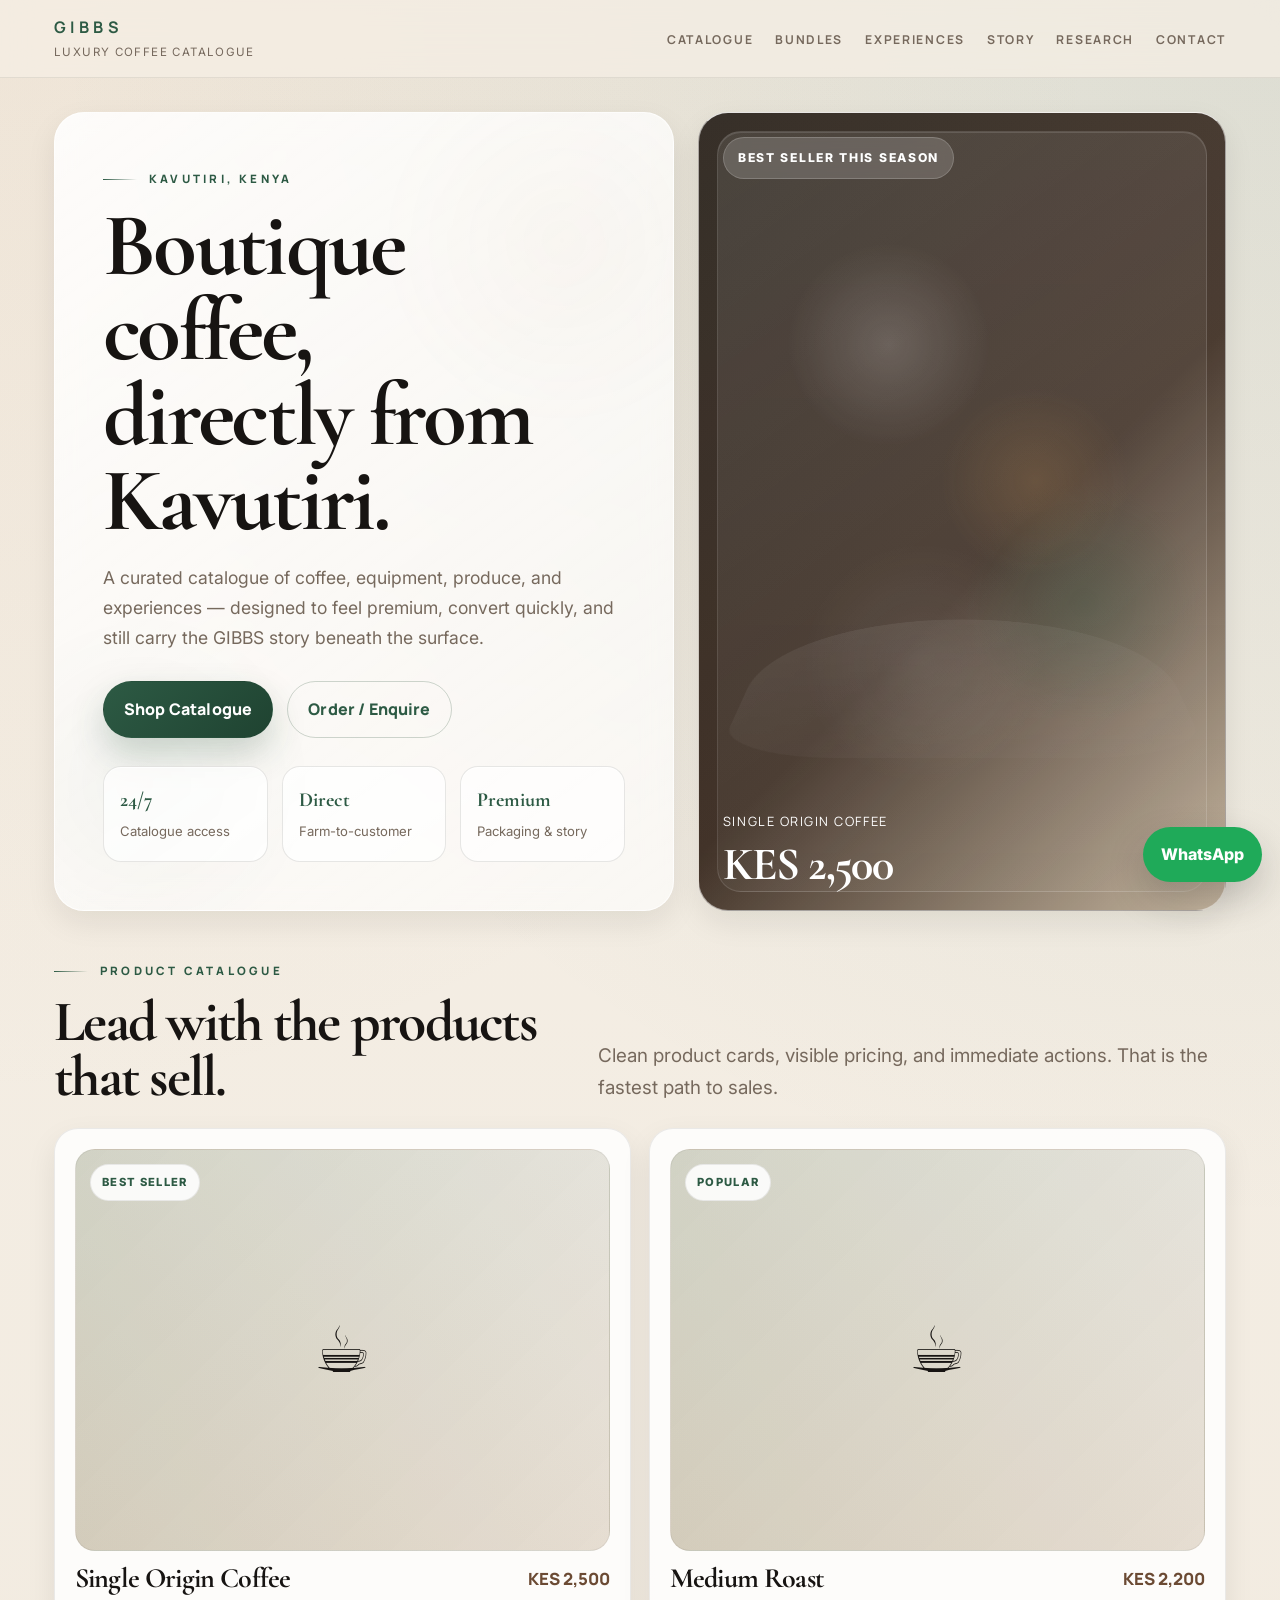
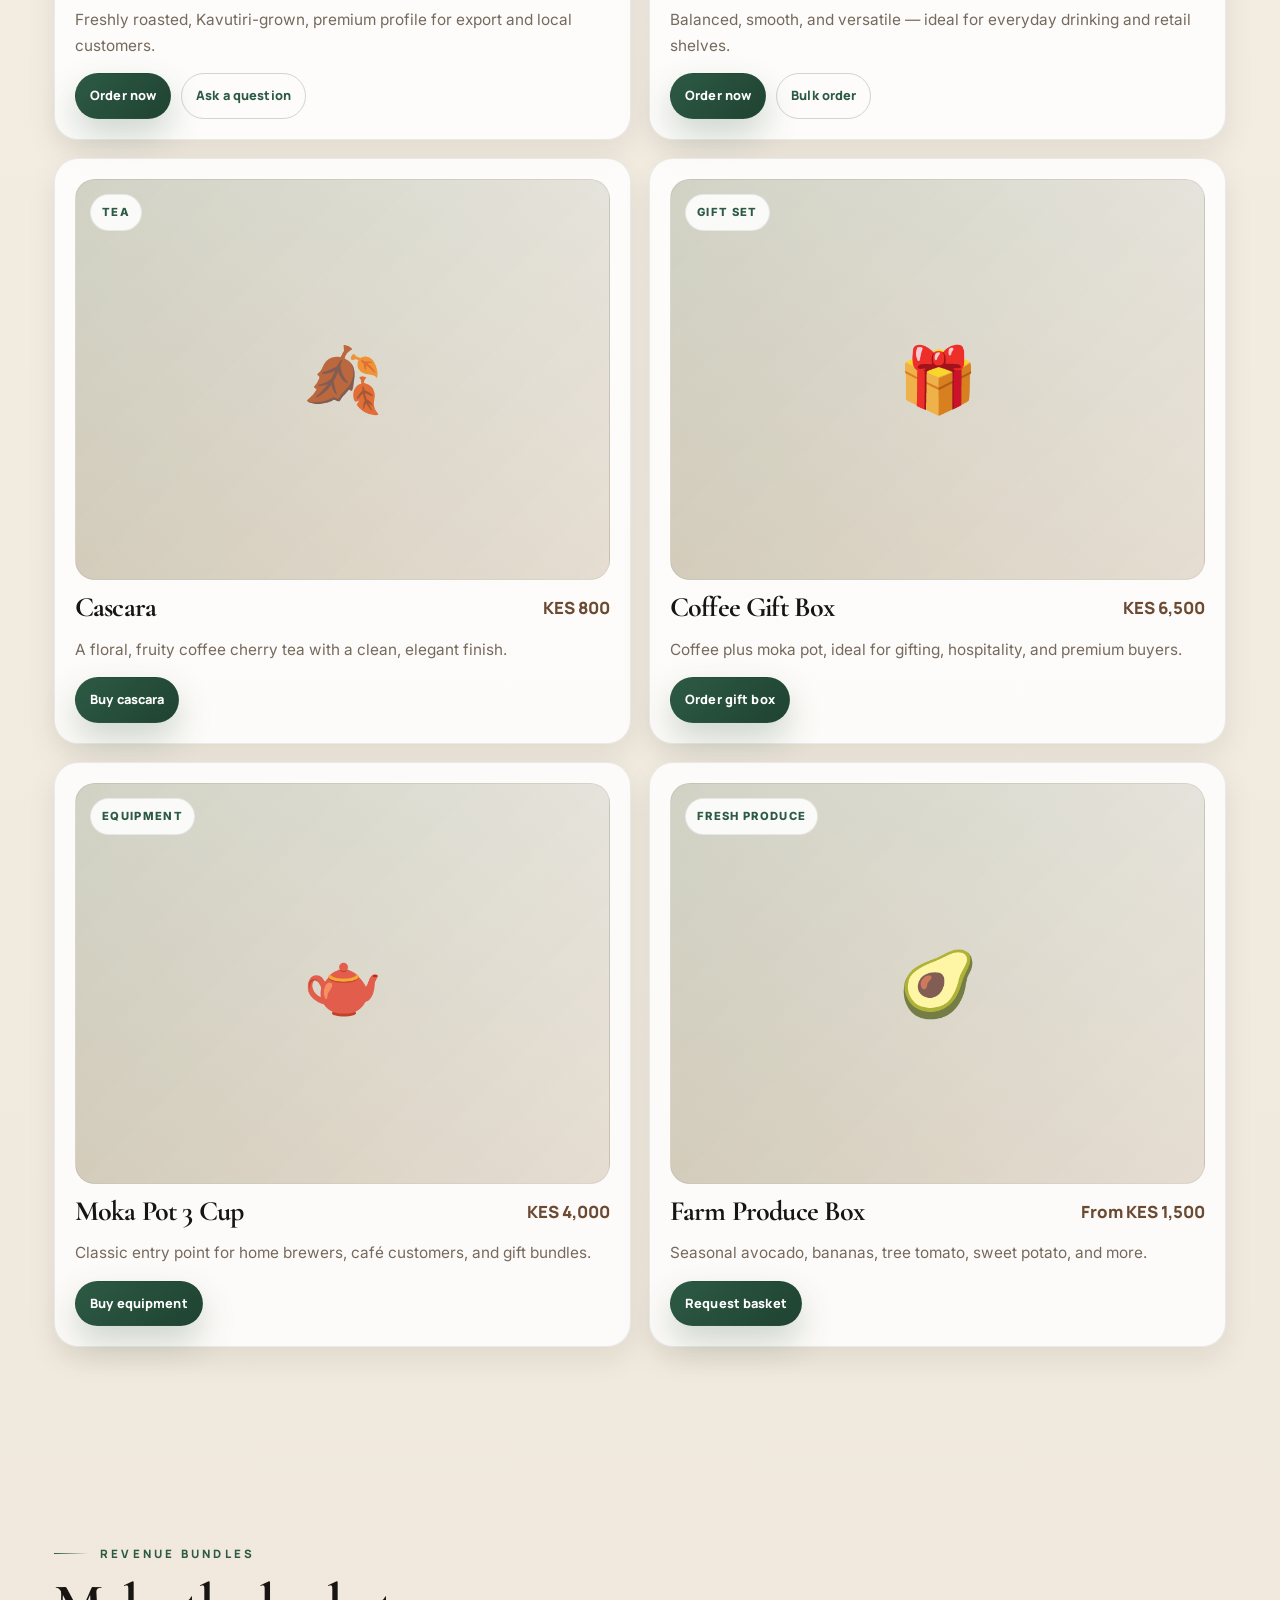
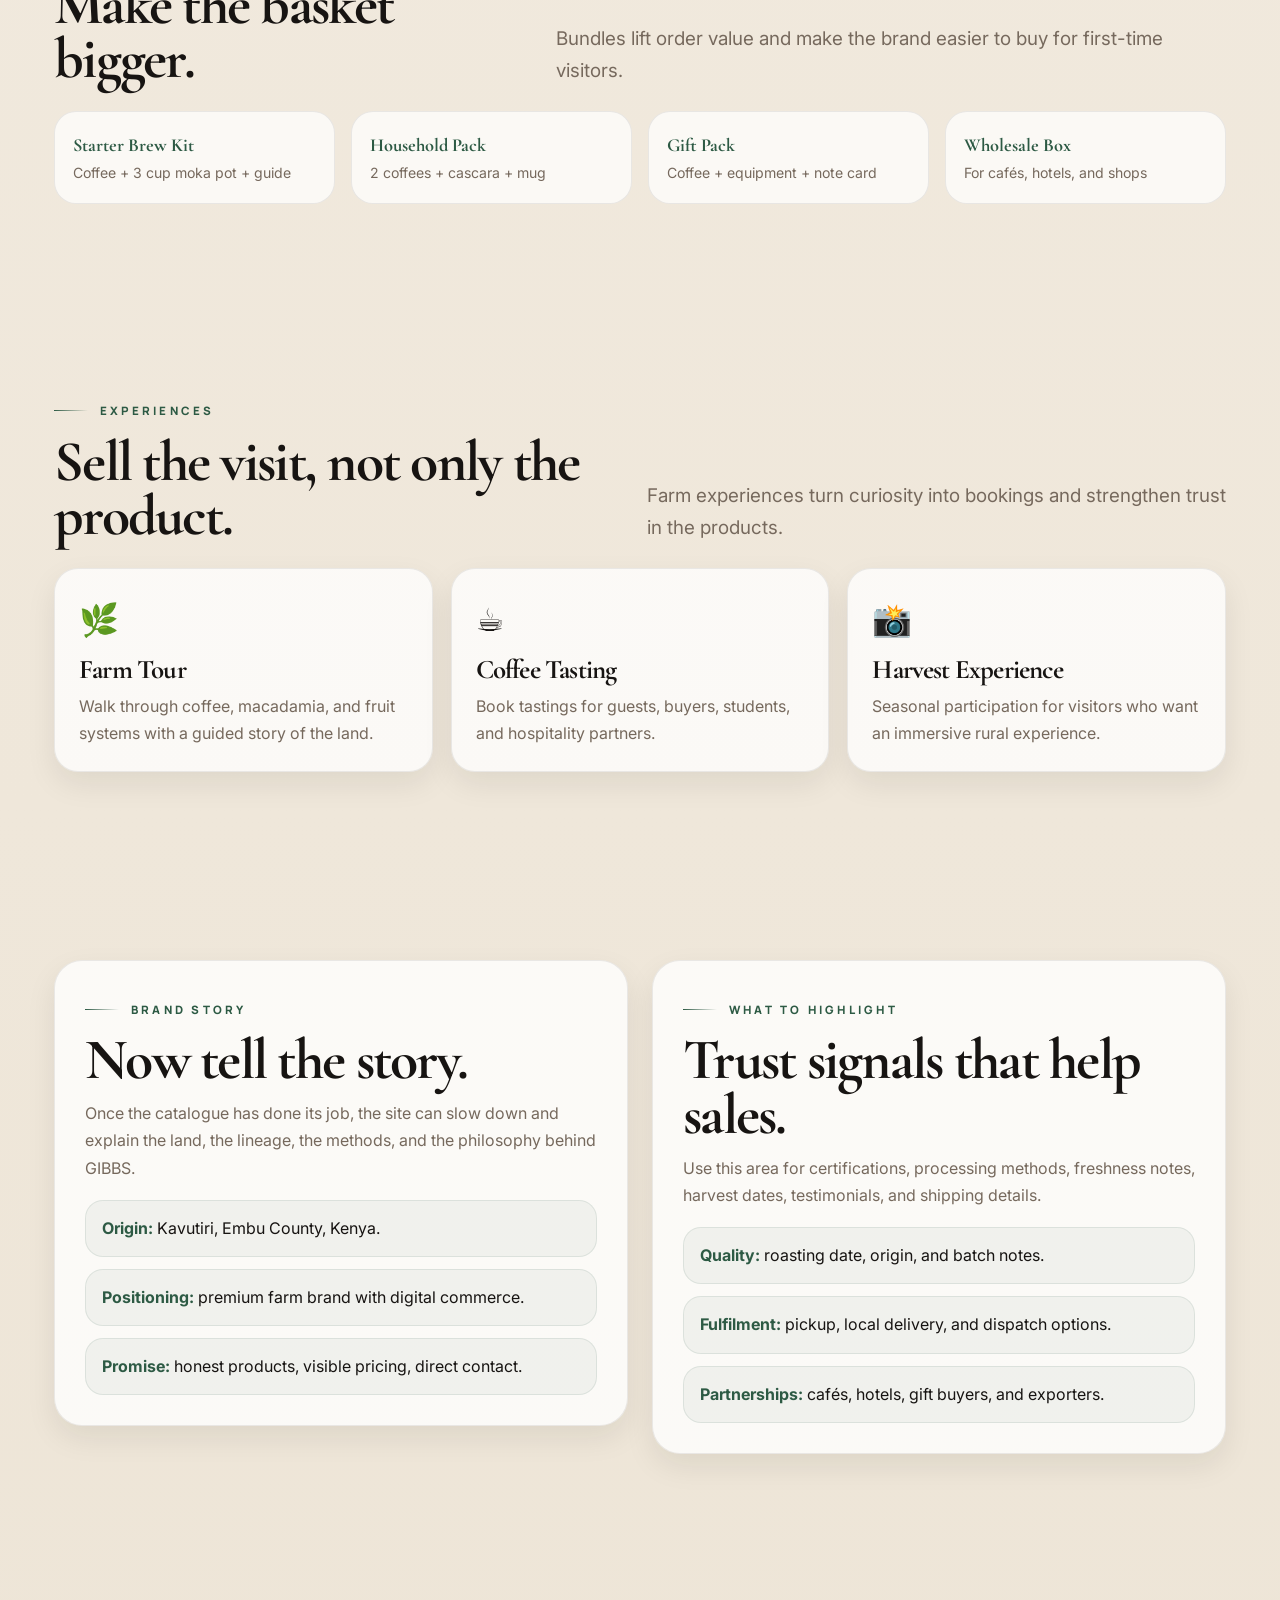
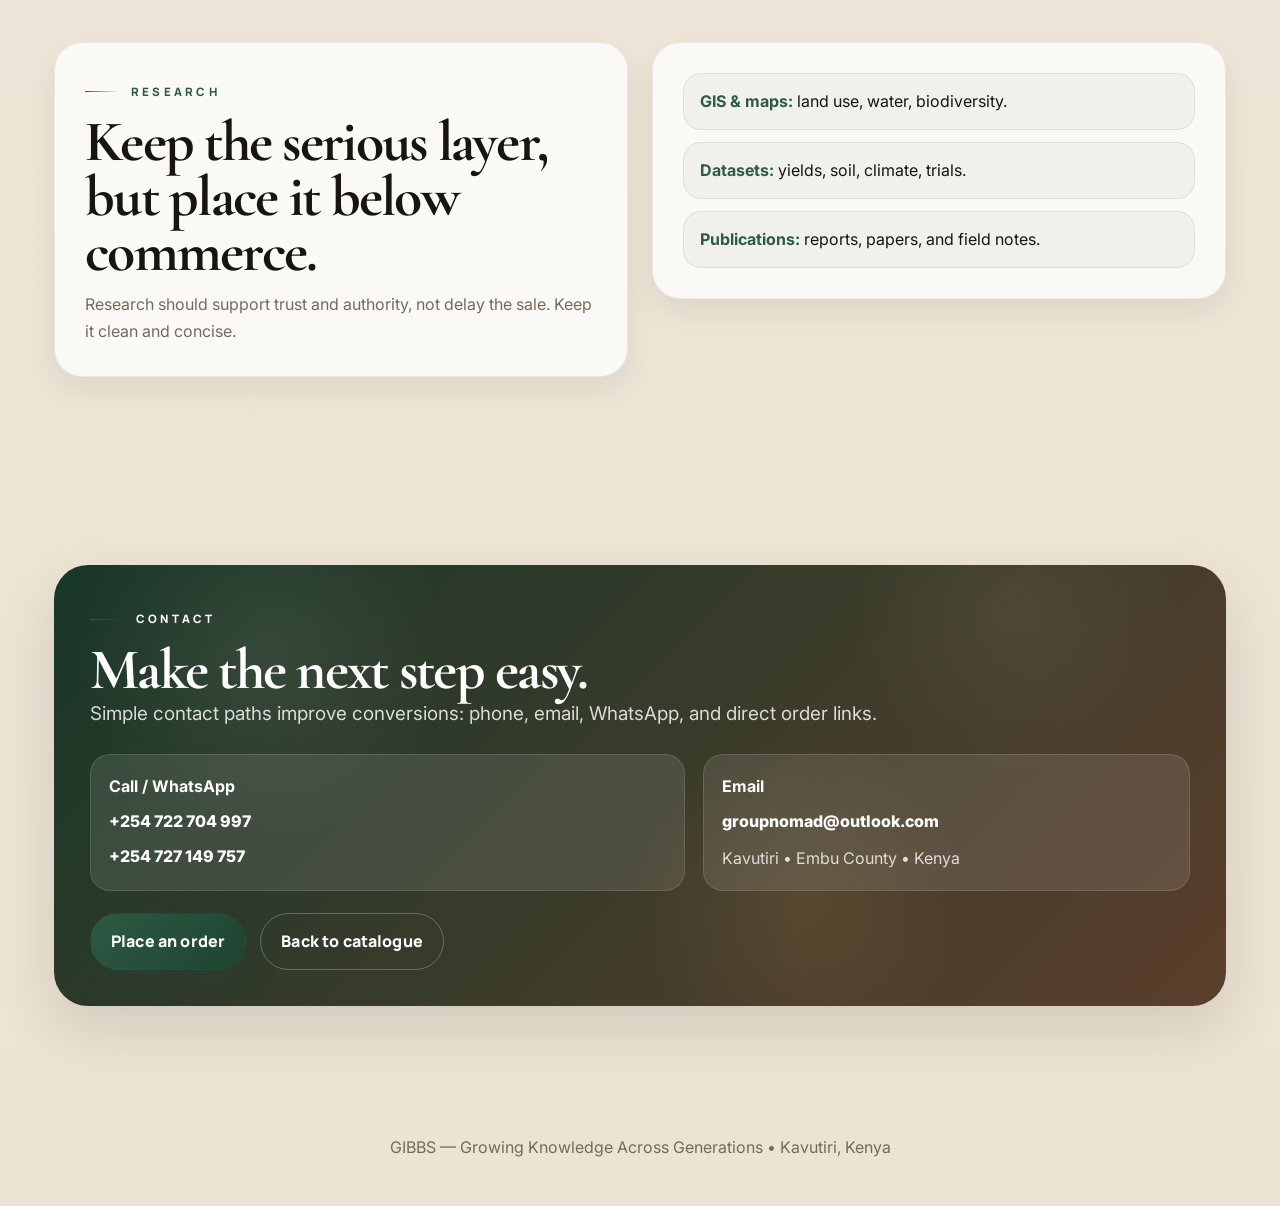
<file: gibbs_luxury_coffee_homepage.html>
<!DOCTYPE html>
<html lang="en">
<head>
  <meta charset="UTF-8" />
  <meta name="viewport" content="width=device-width, initial-scale=1.0" />
  <meta name="description" content="GIBBS — a luxury coffee and farm brand from Kavutiri, Kenya. Product catalogue first, built to sell." />
  <title>GIBBS — Luxury Coffee Catalogue</title>
  <link rel="preconnect" href="https://fonts.googleapis.com">
  <link rel="preconnect" href="https://fonts.gstatic.com" crossorigin>
  <link href="https://fonts.googleapis.com/css2?family=Cormorant+Garamond:wght@500;600;700&family=Inter:wght@400;500;600;700;800&family=Manrope:wght@400;500;600;700;800&display=swap" rel="stylesheet">
  <style>
    :root{
      --bg:#efe8dc;
      --bg-2:#f7f3eb;
      --panel:rgba(255,255,255,.78);
      --panel-strong:rgba(255,255,255,.92);
      --ink:#171412;
      --ink-soft:#403833;
      --muted:#76695d;
      --line:rgba(23,20,18,.10);
      --line-strong:rgba(23,20,18,.16);
      --forest:#2d5a44;
      --forest-2:#3b6b53;
      --coffee:#6b4a33;
      --copper:#9b6c43;
      --olive:#8a956d;
      --sand:#dfd2bf;
      --gold:#b78852;
      --shadow:0 24px 60px rgba(25,20,16,.12);
      --shadow-soft:0 12px 30px rgba(25,20,16,.08);
      --radius:30px;
      --radius-sm:20px;
      --max:1220px;
      --serif:"Cormorant Garamond", Georgia, serif;
      --sans:"Inter", system-ui, -apple-system, BlinkMacSystemFont, "Segoe UI", sans-serif;
      --sans-2:"Manrope", "Inter", system-ui, sans-serif;
    }
    *{box-sizing:border-box}
    html{scroll-behavior:smooth}
    body{
      margin:0;
      background:
        radial-gradient(circle at top left, rgba(183,136,82,.10), transparent 18%),
        radial-gradient(circle at top right, rgba(45,90,68,.12), transparent 20%),
        linear-gradient(180deg, #f5efe6 0%, #ece3d4 100%);
      color:var(--ink);
      font-family:var(--sans);
      line-height:1.7;
      overflow-x:hidden;
      text-rendering:optimizeLegibility;
      -webkit-font-smoothing:antialiased;
    }
    a{color:inherit; text-decoration:none}
    img{max-width:100%; display:block}
    .container{max-width:var(--max); margin:0 auto; padding:0 24px}
    .eyebrow{
      display:inline-flex;
      align-items:center;
      gap:12px;
      font-size:.72rem;
      letter-spacing:.28em;
      text-transform:uppercase;
      color:var(--forest);
      margin-bottom:14px;
      font-weight:800;
      font-family:var(--sans-2);
    }
    .eyebrow::before{content:""; width:34px; height:1px; background:linear-gradient(90deg, var(--forest), transparent)}
    h1,h2,h3{
      font-family:var(--serif);
      line-height:.95;
      margin:0;
      letter-spacing:-.03em;
      font-weight:700;
    }
    h1{font-size:clamp(3.2rem, 7vw, 6.9rem)}
    h2{font-size:clamp(2.15rem, 4.5vw, 4rem)}
    h3{font-size:clamp(1.35rem, 2.1vw, 2rem)}
    p{margin:0}
    .lead{font-size:clamp(1.02rem, 1.8vw, 1.18rem); color:var(--muted); max-width:74ch}
    .section{padding:94px 0}
    .card{
      background:var(--panel);
      backdrop-filter:blur(14px);
      border:1px solid rgba(255,255,255,.55);
      border-top-color:rgba(255,255,255,.85);
      border-radius:var(--radius);
      box-shadow:var(--shadow-soft);
    }
    .btns{display:flex; gap:14px; flex-wrap:wrap; margin-top:28px}
    .btn{
      display:inline-flex; align-items:center; justify-content:center;
      padding:14px 20px; border-radius:999px; border:1px solid transparent;
      font-weight:800; letter-spacing:.01em; transition:.22s ease; cursor:pointer;
      font-family:var(--sans-2);
    }
    .btn-primary{background:linear-gradient(135deg, var(--forest), #1f4331); color:#fff; box-shadow:0 16px 34px rgba(37,79,53,.22)}
    .btn-primary:hover{transform:translateY(-2px); filter:saturate(1.04)}
    .btn-secondary{background:transparent; color:var(--forest); border-color:rgba(37,79,53,.22)}
    .btn-secondary:hover{transform:translateY(-2px); background:rgba(37,79,53,.05)}

    .topbar{
      position:sticky; top:0; z-index:1000;
      background:rgba(245,239,229,.72);
      backdrop-filter:blur(18px);
      border-bottom:1px solid rgba(23,20,18,.08);
    }
    .topbar-inner{
      max-width:var(--max); margin:0 auto; padding:14px 24px;
      display:flex; align-items:center; justify-content:space-between; gap:18px;
    }
    .brand{display:flex; flex-direction:column; gap:2px}
    .brand strong{
      font-size:1rem; letter-spacing:.28em; text-transform:uppercase; color:var(--forest);
      font-family:var(--sans-2);
    }
    .brand span{font-size:.72rem; color:var(--muted); letter-spacing:.12em; text-transform:uppercase}
    nav ul{list-style:none; display:flex; gap:22px; padding:0; margin:0; flex-wrap:wrap; justify-content:flex-end}
    nav a{font-size:.76rem; text-transform:uppercase; letter-spacing:.14em; color:var(--muted); font-weight:700; font-family:var(--sans-2)}
    nav a:hover{color:var(--forest)}

    .hero{padding:34px 0 24px}
    .hero-grid{display:grid; grid-template-columns:1.08fr .92fr; gap:24px; align-items:stretch}
    .hero-copy{
      padding:48px;
      min-height:560px;
      display:flex; flex-direction:column; justify-content:space-between;
      background:
        linear-gradient(145deg, rgba(255,255,255,.86), rgba(255,255,255,.62)),
        radial-gradient(circle at 82% 16%, rgba(183,136,82,.16), transparent 22%),
        radial-gradient(circle at 14% 84%, rgba(45,90,68,.14), transparent 20%);
      border:1px solid rgba(255,255,255,.72);
    }
    .hero-copy .top{max-width:68ch}
    .hero-copy h1{max-width:10ch}
    .hero-copy .lede{margin-top:20px; font-size:clamp(1.03rem, 1.5vw, 1.1rem); color:var(--muted); max-width:62ch}
    .hero-metrics{display:grid; grid-template-columns:repeat(3,1fr); gap:14px; margin-top:28px}
    .metric{padding:16px; border:1px solid var(--line); border-radius:18px; background:rgba(255,255,255,.72); box-shadow:0 1px 0 rgba(255,255,255,.65) inset}
    .metric strong{display:block; font-size:1.25rem; color:var(--forest); font-family:var(--serif)}
    .metric span{font-size:.82rem; color:var(--muted)}
    .hero-art{
      padding:24px;
      background:
        linear-gradient(180deg, rgba(255,255,255,.05), rgba(0,0,0,.08)),
        linear-gradient(135deg, #2b241d, #46362b 56%, #d6c5ad);
      position:relative;
      overflow:hidden;
      display:flex; flex-direction:column; justify-content:flex-end;
      min-height:560px;
      color:#fff;
    }
    .hero-art::before{
      content:""; position:absolute; inset:18px;
      border:1px solid rgba(255,255,255,.12); border-radius:24px;
      background:
        radial-gradient(circle at 35% 28%, rgba(255,255,255,.16), transparent 16%),
        radial-gradient(circle at 65% 46%, rgba(183,136,82,.22), transparent 18%),
        radial-gradient(circle at 75% 62%, rgba(45,90,68,.24), transparent 20%),
        radial-gradient(circle at 42% 70%, rgba(255,255,255,.08), transparent 20%),
        linear-gradient(145deg, rgba(255,255,255,.10), rgba(255,255,255,.02));
      box-shadow:inset 0 1px 0 rgba(255,255,255,.12);
    }
    .hero-art::after{
      content:"";
      position:absolute;
      inset:auto 10% 12% 10%;
      height:34%;
      background:
        linear-gradient(180deg, rgba(255,255,255,.08), rgba(255,255,255,0)),
        linear-gradient(90deg, rgba(255,255,255,.06), rgba(255,255,255,0));
      border-radius:50% 50% 24% 24% / 58% 58% 18% 18%;
      transform:perspective(800px) rotateX(60deg);
      opacity:.55;
    }
    .hero-art .badge{
      position:relative; z-index:1;
      align-self:flex-start;
      background:rgba(255,255,255,.16);
      color:#fff;
      border:1px solid rgba(255,255,255,.18);
      border-radius:999px; padding:10px 14px; font-size:.76rem; font-weight:800;
      text-transform:uppercase; letter-spacing:.14em;
      backdrop-filter:blur(8px);
    }
    .hero-art .note{
      position:relative; z-index:1;
      margin-top:auto; padding-top:18px; color:#fff; max-width:30ch;
      font-family:var(--sans-2);
      text-transform:uppercase;
      letter-spacing:.12em;
      font-size:.8rem;
    }
    .hero-art .note strong{
      display:block; font-family:var(--serif); font-size:2.9rem; line-height:.92; margin-top:10px;
      text-transform:none; letter-spacing:-.03em;
    }

    .catalogue{padding-top:18px}
    .section-head{display:flex; align-items:flex-end; justify-content:space-between; gap:18px; margin-bottom:24px}
    .catalogue-grid{display:grid; grid-template-columns:repeat(12, 1fr); gap:18px}
    .product-card{
      grid-column:span 4;
      padding:20px;
      border-radius:24px;
      border:1px solid rgba(23,20,18,.08);
      background:rgba(255,255,255,.82);
      box-shadow:var(--shadow-soft);
      transition:.24s ease;
      display:flex; flex-direction:column; gap:14px;
      min-height:100%;
    }
    .product-card:hover{transform:translateY(-4px); box-shadow:var(--shadow)}
    .product-media{
      aspect-ratio:4/3;
      border-radius:20px;
      overflow:hidden;
      background:
        linear-gradient(135deg, rgba(45,90,68,.16), rgba(107,74,51,.10)),
        linear-gradient(45deg, #eadfcf, #fbf8f2);
      border:1px solid rgba(23,20,18,.06);
      position:relative;
    }
    .product-media .emoji{
      position:absolute; inset:0; display:grid; place-items:center;
      font-size:clamp(3rem, 5vw, 5rem);
      filter:saturate(.9);
    }
    .tag{
      position:absolute; top:14px; left:14px;
      background:rgba(255,255,255,.88);
      padding:8px 11px; border-radius:999px; font-size:.7rem; font-weight:800; color:var(--forest);
      border:1px solid rgba(23,20,18,.08);
      text-transform:uppercase; letter-spacing:.12em;
    }
    .product-meta{display:flex; align-items:flex-start; justify-content:space-between; gap:16px}
    .product-title{font-size:1.75rem}
    .product-price{font-weight:900; color:var(--coffee); font-size:1.05rem; white-space:nowrap; font-family:var(--sans-2)}
    .product-desc{color:var(--muted); font-size:.96rem}
    .product-actions{display:flex; gap:10px; flex-wrap:wrap; margin-top:auto}
    .mini{padding:11px 14px; font-size:.8rem}
    .catalogue-grid .wide{grid-column:span 6}
    .catalogue-grid .tall{grid-column:span 6}

    .strip{display:grid; grid-template-columns:repeat(4, 1fr); gap:16px; margin-top:18px}
    .strip .item{padding:18px; border-radius:22px; background:rgba(255,255,255,.72); border:1px solid rgba(23,20,18,.08)}
    .strip .item strong{display:block; color:var(--forest); font-size:1.15rem; font-family:var(--serif)}
    .strip .item span{display:block; color:var(--muted); font-size:.88rem}

    .experience-grid{display:grid; grid-template-columns:repeat(3, 1fr); gap:18px}
    .experience-card{padding:24px; border-radius:24px; border:1px solid rgba(23,20,18,.08); background:rgba(255,255,255,.76); box-shadow:var(--shadow-soft)}
    .experience-card .icon{font-size:2rem; margin-bottom:10px}
    .experience-card p{color:var(--muted); margin-top:10px}

    .two-col{display:grid; grid-template-columns:1fr 1fr; gap:24px; align-items:start}
    .panel{padding:30px; border-radius:28px; border:1px solid rgba(23,20,18,.08); background:rgba(255,255,255,.78); box-shadow:var(--shadow-soft)}
    .panel p{color:var(--muted); margin-top:12px}
    .bullets{display:grid; gap:12px; margin-top:18px}
    .bullet{padding:14px 16px; border-radius:18px; background:rgba(45,90,68,.05); border:1px solid rgba(45,90,68,.10)}
    .bullet strong{color:var(--forest)}

    .contact-card{
      padding:36px;
      background:linear-gradient(135deg, #183728, #5b3f2c);
      color:#fff;
      border-radius:34px;
      box-shadow:var(--shadow);
      position:relative;
      overflow:hidden;
    }
    .contact-card::before{
      content:"";
      position:absolute; inset:0;
      background:
        radial-gradient(circle at 18% 20%, rgba(255,255,255,.08), transparent 18%),
        radial-gradient(circle at 82% 10%, rgba(255,255,255,.06), transparent 16%),
        radial-gradient(circle at 64% 76%, rgba(183,136,82,.16), transparent 20%);
      pointer-events:none;
    }
    .contact-card > *{position:relative; z-index:1}
    .contact-card .lead{color:rgba(255,255,255,.82)}
    .contact-grid{display:grid; grid-template-columns:1.1fr .9fr; gap:18px; margin-top:24px}
    .contact-box{padding:18px; border-radius:20px; background:rgba(255,255,255,.10); border:1px solid rgba(255,255,255,.12)}
    .contact-box a{display:block; margin-top:8px; color:#fff; font-weight:800}
    .footer{padding:34px 0 44px; color:var(--muted); text-align:center}

    .floating-whatsapp{
      position:fixed; right:18px; bottom:18px; z-index:1200;
      display:inline-flex; align-items:center; gap:10px;
      background:#1faa59; color:#fff; padding:14px 18px; border-radius:999px;
      box-shadow:0 16px 36px rgba(31,31,31,.22); font-weight:800;
    }

    @media (max-width:1080px){
      .hero-grid,.two-col,.contact-grid,.experience-grid{grid-template-columns:1fr}
      .product-card,.catalogue-grid .wide,.catalogue-grid .tall{grid-column:span 6}
      nav ul{display:none}
      .hero-copy,.hero-art{min-height:unset}
    }
    @media (max-width:768px){
      .section{padding:66px 0}
      .topbar-inner{flex-direction:column; align-items:flex-start}
      .hero-copy{padding:28px}
      .hero-metrics,.strip{grid-template-columns:1fr}
      .product-card,.catalogue-grid .wide,.catalogue-grid .tall{grid-column:span 12}
      .section-head{flex-direction:column; align-items:flex-start}
      .contact-card{padding:26px}
    }
  </style>
</head>
<body>
  <header class="topbar">
    <div class="topbar-inner">
      <a class="brand" href="#top" aria-label="GIBBS home">
        <strong>GIBBS</strong>
        <span>Luxury coffee catalogue</span>
      </a>
      <nav aria-label="Primary">
        <ul>
          <li><a href="#catalogue">Catalogue</a></li>
          <li><a href="#bundles">Bundles</a></li>
          <li><a href="#experiences">Experiences</a></li>
          <li><a href="#story">Story</a></li>
          <li><a href="#research">Research</a></li>
          <li><a href="#contact">Contact</a></li>
        </ul>
      </nav>
    </div>
  </header>

  <main id="top">
    <section class="hero section">
      <div class="container hero-grid">
        <div class="hero-copy card">
          <div class="top">
            <div class="eyebrow">Kavutiri, Kenya</div>
            <h1>Boutique coffee, directly from Kavutiri.</h1>
            <p class="lede">A curated catalogue of coffee, equipment, produce, and experiences — designed to feel premium, convert quickly, and still carry the GIBBS story beneath the surface.</p>
            <div class="btns">
              <a class="btn btn-primary" href="#catalogue">Shop Catalogue</a>
              <a class="btn btn-secondary" href="#contact">Order / Enquire</a>
            </div>
          </div>
          <div class="hero-metrics">
            <div class="metric"><strong>24/7</strong><span>Catalogue access</span></div>
            <div class="metric"><strong>Direct</strong><span>Farm-to-customer</span></div>
            <div class="metric"><strong>Premium</strong><span>Packaging & story</span></div>
          </div>
        </div>
        <div class="hero-art card" aria-label="Premium product showcase">
          <div class="badge">Best seller this season</div>
          <div class="note">Single Origin Coffee<strong>KES 2,500</strong></div>
        </div>
      </div>
    </section>

    <section class="section catalogue" id="catalogue">
      <div class="container">
        <div class="section-head">
          <div>
            <div class="eyebrow">Product catalogue</div>
            <h2>Lead with the products that sell.</h2>
          </div>
          <p class="lead">Clean product cards, visible pricing, and immediate actions. That is the fastest path to sales.</p>
        </div>

        <div class="catalogue-grid">
          <article class="product-card wide">
            <div class="product-media"><span class="tag">Best seller</span><div class="emoji">☕</div></div>
            <div class="product-meta"><h3 class="product-title">Single Origin Coffee</h3><div class="product-price">KES 2,500</div></div>
            <p class="product-desc">Freshly roasted, Kavutiri-grown, premium profile for export and local customers.</p>
            <div class="product-actions">
              <a class="btn btn-primary mini" href="mailto:groupnomad@outlook.com?subject=Order%20Single%20Origin%20Coffee">Order now</a>
              <a class="btn btn-secondary mini" href="#contact">Ask a question</a>
            </div>
          </article>

          <article class="product-card wide">
            <div class="product-media"><span class="tag">Popular</span><div class="emoji">☕</div></div>
            <div class="product-meta"><h3 class="product-title">Medium Roast</h3><div class="product-price">KES 2,200</div></div>
            <p class="product-desc">Balanced, smooth, and versatile — ideal for everyday drinking and retail shelves.</p>
            <div class="product-actions">
              <a class="btn btn-primary mini" href="mailto:groupnomad@outlook.com?subject=Order%20Medium%20Roast">Order now</a>
              <a class="btn btn-secondary mini" href="#contact">Bulk order</a>
            </div>
          </article>

          <article class="product-card tall">
            <div class="product-media"><span class="tag">Tea</span><div class="emoji">🍂</div></div>
            <div class="product-meta"><h3 class="product-title">Cascara</h3><div class="product-price">KES 800</div></div>
            <p class="product-desc">A floral, fruity coffee cherry tea with a clean, elegant finish.</p>
            <div class="product-actions">
              <a class="btn btn-primary mini" href="mailto:groupnomad@outlook.com?subject=Order%20Cascara">Buy cascara</a>
            </div>
          </article>

          <article class="product-card tall">
            <div class="product-media"><span class="tag">Gift set</span><div class="emoji">🎁</div></div>
            <div class="product-meta"><h3 class="product-title">Coffee Gift Box</h3><div class="product-price">KES 6,500</div></div>
            <p class="product-desc">Coffee plus moka pot, ideal for gifting, hospitality, and premium buyers.</p>
            <div class="product-actions">
              <a class="btn btn-primary mini" href="mailto:groupnomad@outlook.com?subject=Order%20Gift%20Box">Order gift box</a>
            </div>
          </article>

          <article class="product-card tall">
            <div class="product-media"><span class="tag">Equipment</span><div class="emoji">🫖</div></div>
            <div class="product-meta"><h3 class="product-title">Moka Pot 3 Cup</h3><div class="product-price">KES 4,000</div></div>
            <p class="product-desc">Classic entry point for home brewers, café customers, and gift bundles.</p>
            <div class="product-actions">
              <a class="btn btn-primary mini" href="mailto:groupnomad@outlook.com?subject=Order%20Moka%20Pot%203%20Cup">Buy equipment</a>
            </div>
          </article>

          <article class="product-card tall">
            <div class="product-media"><span class="tag">Fresh produce</span><div class="emoji">🥑</div></div>
            <div class="product-meta"><h3 class="product-title">Farm Produce Box</h3><div class="product-price">From KES 1,500</div></div>
            <p class="product-desc">Seasonal avocado, bananas, tree tomato, sweet potato, and more.</p>
            <div class="product-actions">
              <a class="btn btn-primary mini" href="mailto:groupnomad@outlook.com?subject=Farm%20Produce%20Box">Request basket</a>
            </div>
          </article>
        </div>
      </div>
    </section>

    <section class="section" id="bundles">
      <div class="container">
        <div class="section-head">
          <div>
            <div class="eyebrow">Revenue bundles</div>
            <h2>Make the basket bigger.</h2>
          </div>
          <p class="lead">Bundles lift order value and make the brand easier to buy for first-time visitors.</p>
        </div>
        <div class="strip">
          <div class="item"><strong>Starter Brew Kit</strong><span>Coffee + 3 cup moka pot + guide</span></div>
          <div class="item"><strong>Household Pack</strong><span>2 coffees + cascara + mug</span></div>
          <div class="item"><strong>Gift Pack</strong><span>Coffee + equipment + note card</span></div>
          <div class="item"><strong>Wholesale Box</strong><span>For cafés, hotels, and shops</span></div>
        </div>
      </div>
    </section>

    <section class="section" id="experiences">
      <div class="container">
        <div class="section-head">
          <div>
            <div class="eyebrow">Experiences</div>
            <h2>Sell the visit, not only the product.</h2>
          </div>
          <p class="lead">Farm experiences turn curiosity into bookings and strengthen trust in the products.</p>
        </div>
        <div class="experience-grid">
          <div class="experience-card"><div class="icon">🌿</div><h3>Farm Tour</h3><p>Walk through coffee, macadamia, and fruit systems with a guided story of the land.</p></div>
          <div class="experience-card"><div class="icon">☕</div><h3>Coffee Tasting</h3><p>Book tastings for guests, buyers, students, and hospitality partners.</p></div>
          <div class="experience-card"><div class="icon">📸</div><h3>Harvest Experience</h3><p>Seasonal participation for visitors who want an immersive rural experience.</p></div>
        </div>
      </div>
    </section>

    <section class="section" id="story">
      <div class="container two-col">
        <div class="panel">
          <div class="eyebrow">Brand story</div>
          <h2>Now tell the story.</h2>
          <p>Once the catalogue has done its job, the site can slow down and explain the land, the lineage, the methods, and the philosophy behind GIBBS.</p>
          <div class="bullets">
            <div class="bullet"><strong>Origin:</strong> Kavutiri, Embu County, Kenya.</div>
            <div class="bullet"><strong>Positioning:</strong> premium farm brand with digital commerce.</div>
            <div class="bullet"><strong>Promise:</strong> honest products, visible pricing, direct contact.</div>
          </div>
        </div>
        <div class="panel">
          <div class="eyebrow">What to highlight</div>
          <h2>Trust signals that help sales.</h2>
          <p>Use this area for certifications, processing methods, freshness notes, harvest dates, testimonials, and shipping details.</p>
          <div class="bullets">
            <div class="bullet"><strong>Quality:</strong> roasting date, origin, and batch notes.</div>
            <div class="bullet"><strong>Fulfilment:</strong> pickup, local delivery, and dispatch options.</div>
            <div class="bullet"><strong>Partnerships:</strong> cafés, hotels, gift buyers, and exporters.</div>
          </div>
        </div>
      </div>
    </section>

    <section class="section" id="research">
      <div class="container two-col">
        <div class="panel">
          <div class="eyebrow">Research</div>
          <h2>Keep the serious layer, but place it below commerce.</h2>
          <p>Research should support trust and authority, not delay the sale. Keep it clean and concise.</p>
        </div>
        <div class="panel">
          <div class="bullets" style="margin-top:0">
            <div class="bullet"><strong>GIS & maps:</strong> land use, water, biodiversity.</div>
            <div class="bullet"><strong>Datasets:</strong> yields, soil, climate, trials.</div>
            <div class="bullet"><strong>Publications:</strong> reports, papers, and field notes.</div>
          </div>
        </div>
      </div>
    </section>

    <section class="section" id="contact">
      <div class="container">
        <div class="contact-card">
          <div class="eyebrow" style="color:#fff">Contact</div>
          <h2>Make the next step easy.</h2>
          <p class="lead">Simple contact paths improve conversions: phone, email, WhatsApp, and direct order links.</p>
          <div class="contact-grid">
            <div class="contact-box">
              <strong>Call / WhatsApp</strong>
              <a href="tel:+254722704997">+254 722 704 997</a>
              <a href="tel:+254727149757">+254 727 149 757</a>
            </div>
            <div class="contact-box">
              <strong>Email</strong>
              <a href="mailto:groupnomad@outlook.com">groupnomad@outlook.com</a>
              <div style="margin-top:10px; color:rgba(255,255,255,.80)">Kavutiri • Embu County • Kenya</div>
            </div>
          </div>
          <div class="btns" style="margin-top:22px">
            <a class="btn btn-primary" href="mailto:groupnomad@outlook.com?subject=New%20Order%20Inquiry">Place an order</a>
            <a class="btn btn-secondary" href="#catalogue" style="border-color:rgba(255,255,255,.26); color:#fff">Back to catalogue</a>
          </div>
        </div>
      </div>
    </section>
  </main>

  <a class="floating-whatsapp" href="https://wa.me/254722704997" target="_blank" rel="noreferrer">WhatsApp</a>

  <footer class="footer">
    <div class="container">
      GIBBS — Growing Knowledge Across Generations • Kavutiri, Kenya
    </div>
  </footer>
</body>
</html>
</file>
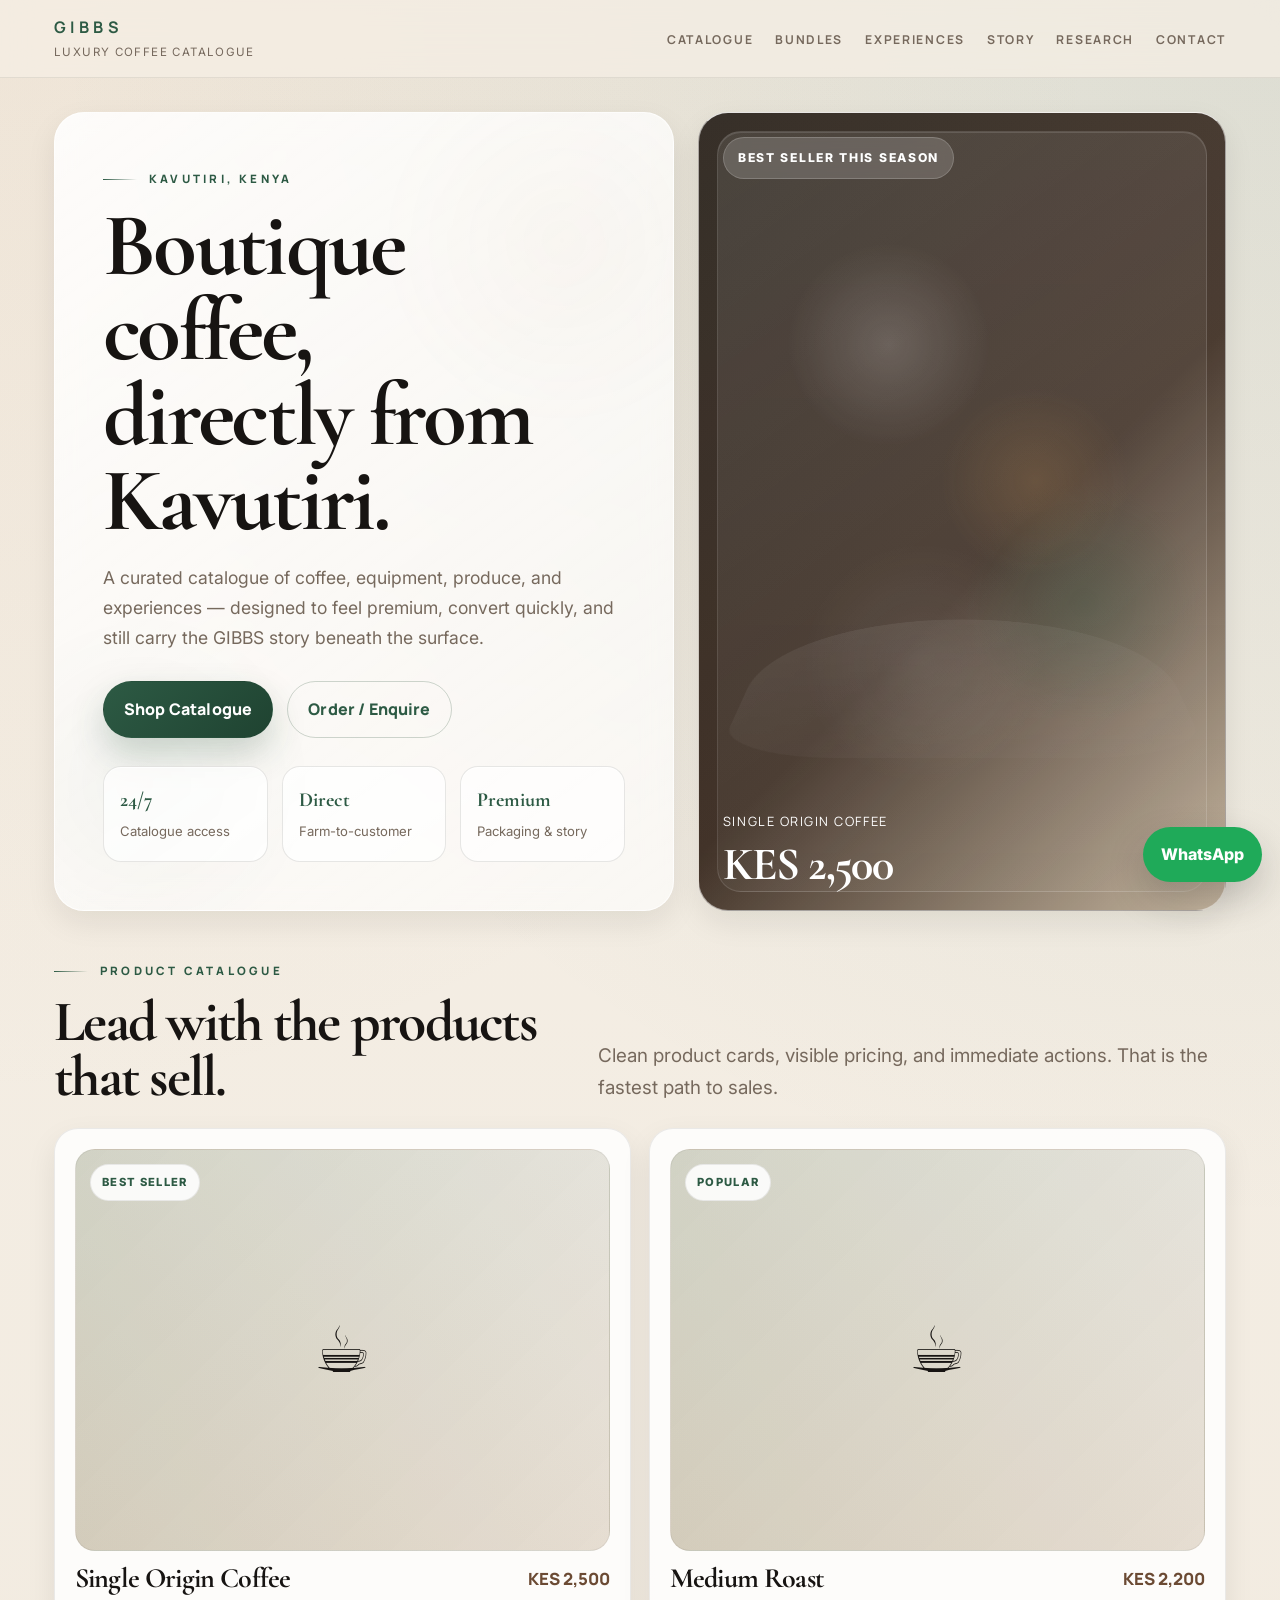
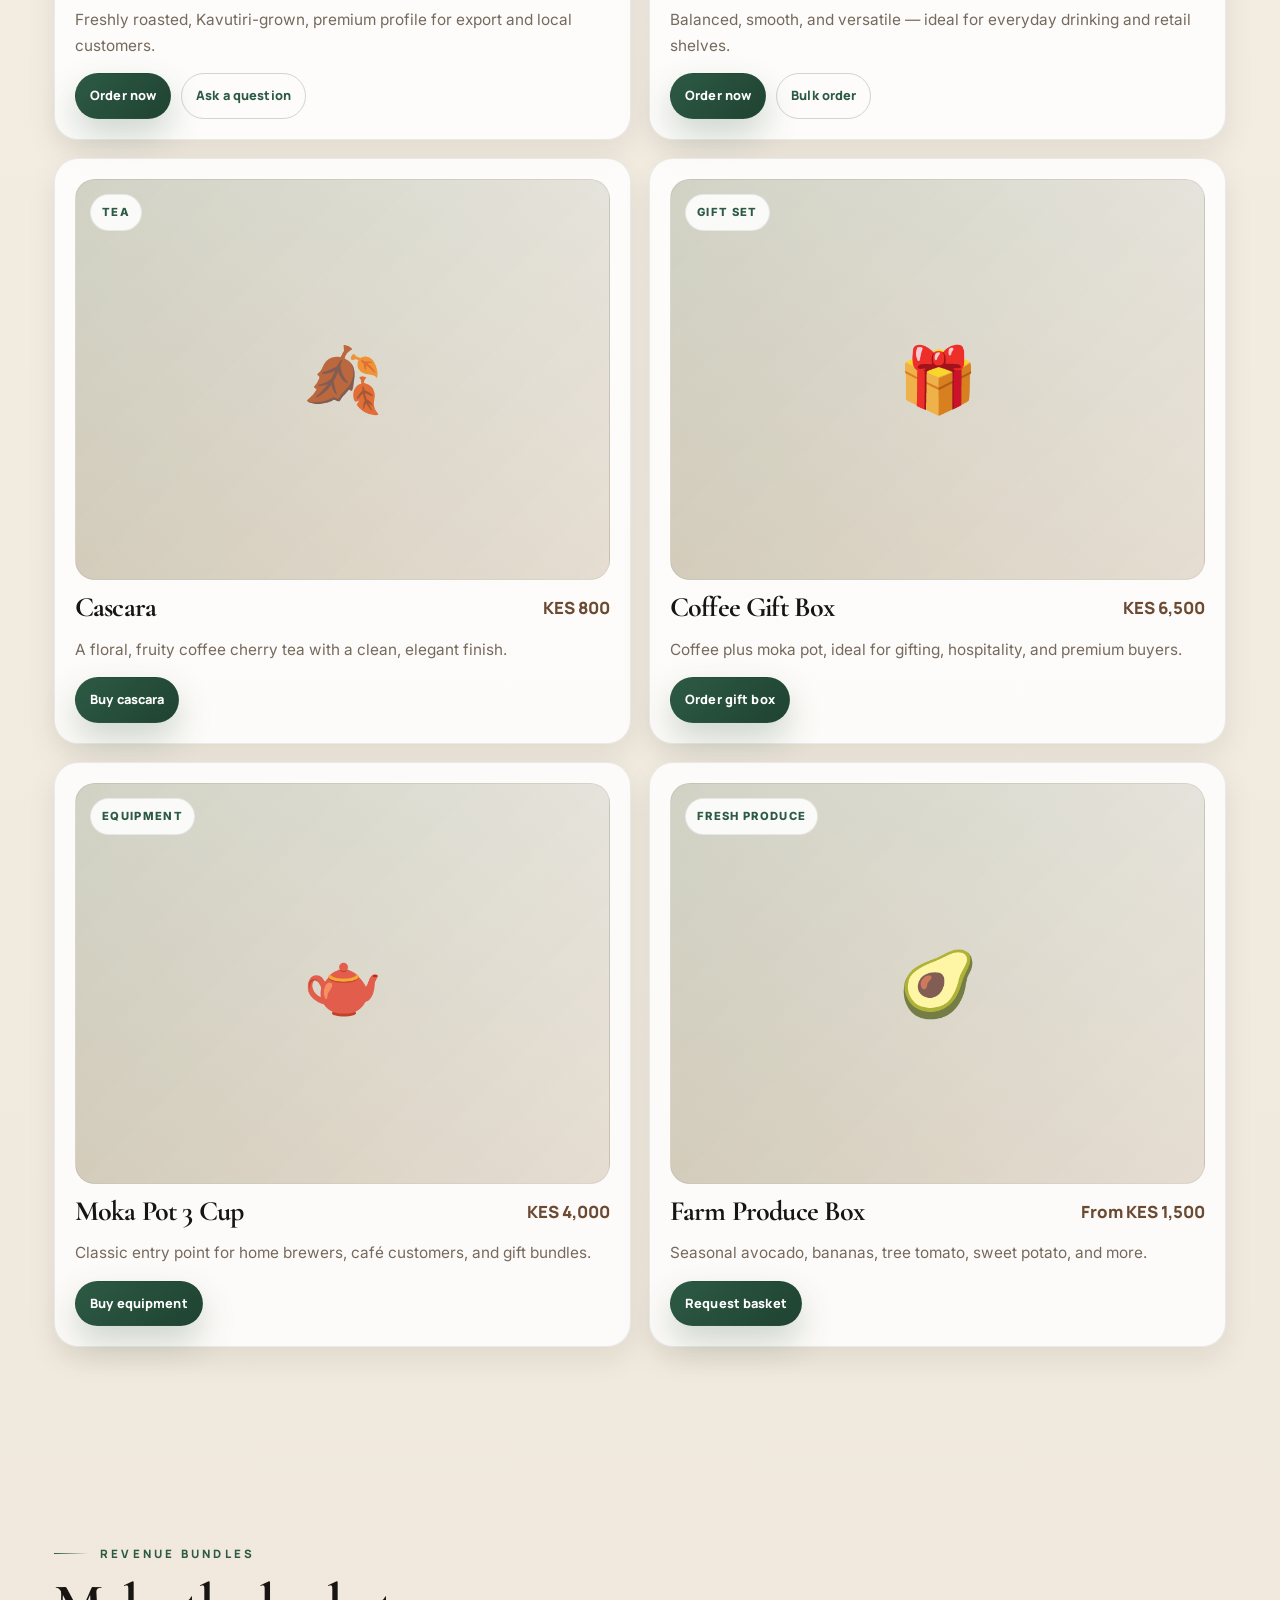
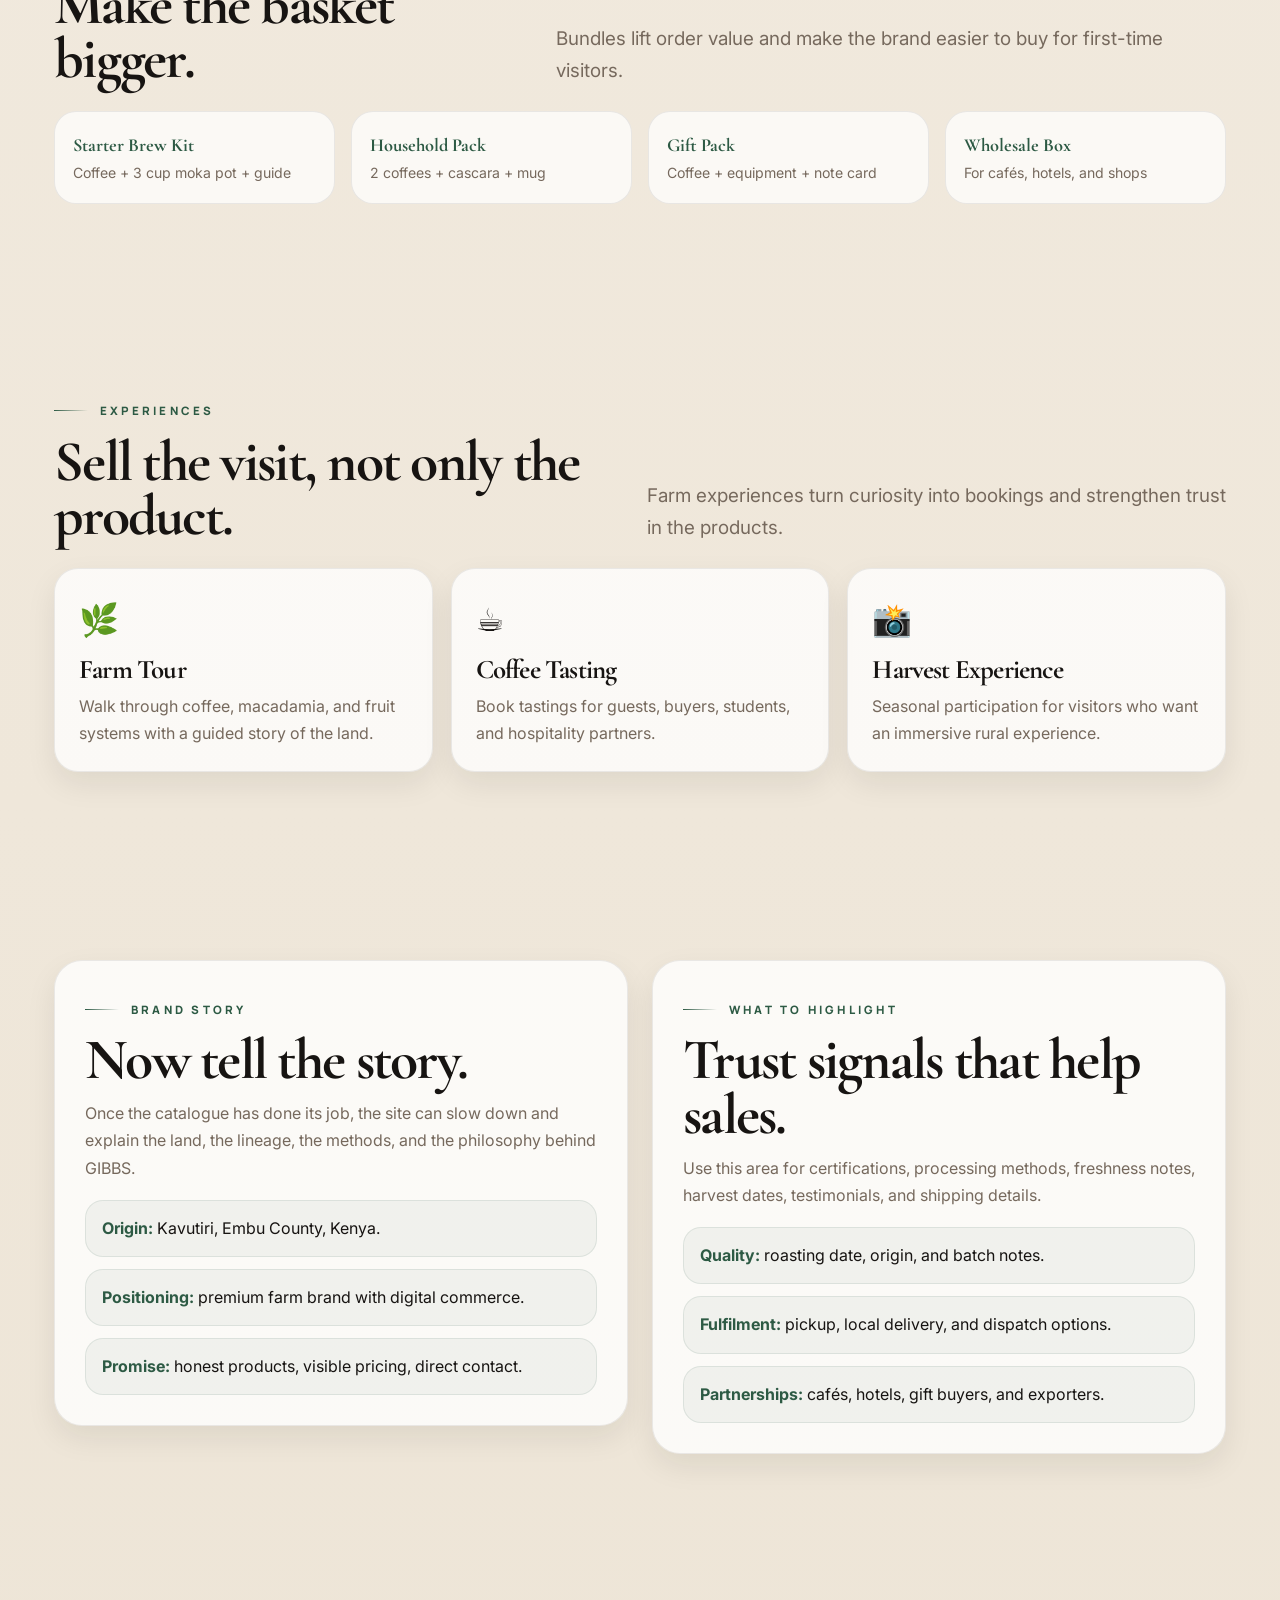
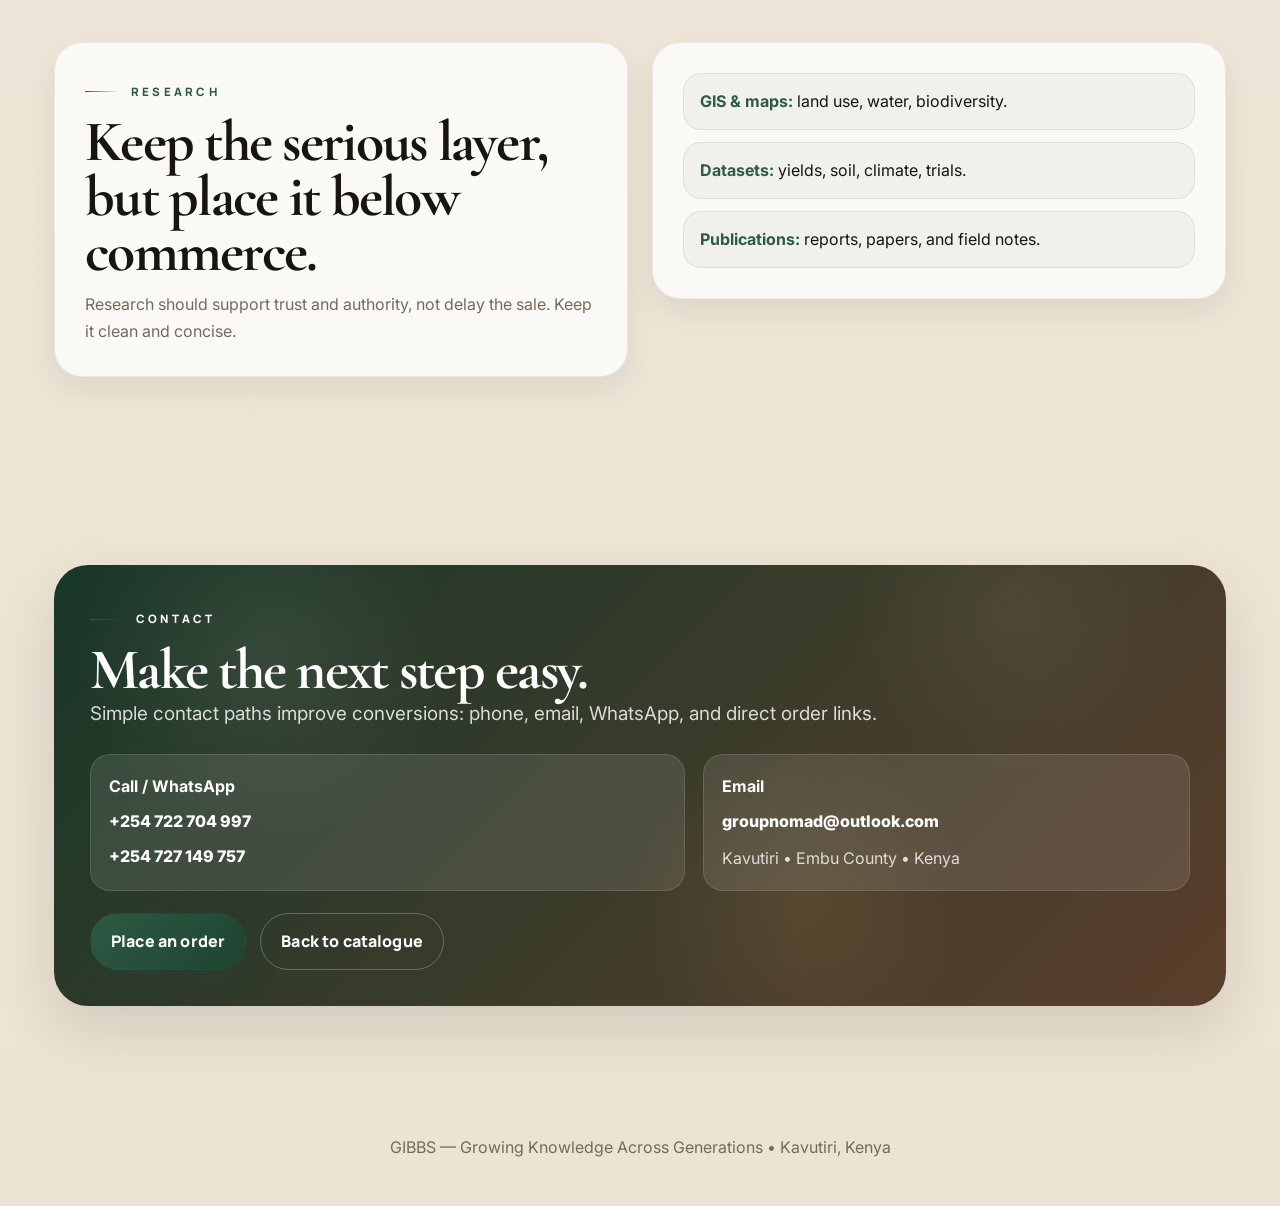
<file: index (13).html>
<!DOCTYPE html>
<html lang="en">
<head>
  <meta charset="UTF-8" />
  <meta name="viewport" content="width=device-width, initial-scale=1.0" />
  <meta name="description" content="GIBBS — a luxury coffee and farm brand from Kavutiri, Kenya. Product catalogue first, built to sell." />
  <title>GIBBS — Luxury Coffee Catalogue</title>
  <link rel="preconnect" href="https://fonts.googleapis.com">
  <link rel="preconnect" href="https://fonts.gstatic.com" crossorigin>
  <link href="https://fonts.googleapis.com/css2?family=Cormorant+Garamond:wght@500;600;700&family=Inter:wght@400;500;600;700;800&family=Manrope:wght@400;500;600;700;800&display=swap" rel="stylesheet">
  <style>
    :root{
      --bg:#efe8dc;
      --bg-2:#f7f3eb;
      --panel:rgba(255,255,255,.78);
      --panel-strong:rgba(255,255,255,.92);
      --ink:#171412;
      --ink-soft:#403833;
      --muted:#76695d;
      --line:rgba(23,20,18,.10);
      --line-strong:rgba(23,20,18,.16);
      --forest:#2d5a44;
      --forest-2:#3b6b53;
      --coffee:#6b4a33;
      --copper:#9b6c43;
      --olive:#8a956d;
      --sand:#dfd2bf;
      --gold:#b78852;
      --shadow:0 24px 60px rgba(25,20,16,.12);
      --shadow-soft:0 12px 30px rgba(25,20,16,.08);
      --radius:30px;
      --radius-sm:20px;
      --max:1220px;
      --serif:"Cormorant Garamond", Georgia, serif;
      --sans:"Inter", system-ui, -apple-system, BlinkMacSystemFont, "Segoe UI", sans-serif;
      --sans-2:"Manrope", "Inter", system-ui, sans-serif;
    }
    *{box-sizing:border-box}
    html{scroll-behavior:smooth}
    body{
      margin:0;
      background:
        radial-gradient(circle at top left, rgba(183,136,82,.10), transparent 18%),
        radial-gradient(circle at top right, rgba(45,90,68,.12), transparent 20%),
        linear-gradient(180deg, #f5efe6 0%, #ece3d4 100%);
      color:var(--ink);
      font-family:var(--sans);
      line-height:1.7;
      overflow-x:hidden;
      text-rendering:optimizeLegibility;
      -webkit-font-smoothing:antialiased;
    }
    a{color:inherit; text-decoration:none}
    img{max-width:100%; display:block}
    .container{max-width:var(--max); margin:0 auto; padding:0 24px}
    .eyebrow{
      display:inline-flex;
      align-items:center;
      gap:12px;
      font-size:.72rem;
      letter-spacing:.28em;
      text-transform:uppercase;
      color:var(--forest);
      margin-bottom:14px;
      font-weight:800;
      font-family:var(--sans-2);
    }
    .eyebrow::before{content:""; width:34px; height:1px; background:linear-gradient(90deg, var(--forest), transparent)}
    h1,h2,h3{
      font-family:var(--serif);
      line-height:.95;
      margin:0;
      letter-spacing:-.03em;
      font-weight:700;
    }
    h1{font-size:clamp(3.2rem, 7vw, 6.9rem)}
    h2{font-size:clamp(2.15rem, 4.5vw, 4rem)}
    h3{font-size:clamp(1.35rem, 2.1vw, 2rem)}
    p{margin:0}
    .lead{font-size:clamp(1.02rem, 1.8vw, 1.18rem); color:var(--muted); max-width:74ch}
    .section{padding:94px 0}
    .card{
      background:var(--panel);
      backdrop-filter:blur(14px);
      border:1px solid rgba(255,255,255,.55);
      border-top-color:rgba(255,255,255,.85);
      border-radius:var(--radius);
      box-shadow:var(--shadow-soft);
    }
    .btns{display:flex; gap:14px; flex-wrap:wrap; margin-top:28px}
    .btn{
      display:inline-flex; align-items:center; justify-content:center;
      padding:14px 20px; border-radius:999px; border:1px solid transparent;
      font-weight:800; letter-spacing:.01em; transition:.22s ease; cursor:pointer;
      font-family:var(--sans-2);
    }
    .btn-primary{background:linear-gradient(135deg, var(--forest), #1f4331); color:#fff; box-shadow:0 16px 34px rgba(37,79,53,.22)}
    .btn-primary:hover{transform:translateY(-2px); filter:saturate(1.04)}
    .btn-secondary{background:transparent; color:var(--forest); border-color:rgba(37,79,53,.22)}
    .btn-secondary:hover{transform:translateY(-2px); background:rgba(37,79,53,.05)}

    .topbar{
      position:sticky; top:0; z-index:1000;
      background:rgba(245,239,229,.72);
      backdrop-filter:blur(18px);
      border-bottom:1px solid rgba(23,20,18,.08);
    }
    .topbar-inner{
      max-width:var(--max); margin:0 auto; padding:14px 24px;
      display:flex; align-items:center; justify-content:space-between; gap:18px;
    }
    .brand{display:flex; flex-direction:column; gap:2px}
    .brand strong{
      font-size:1rem; letter-spacing:.28em; text-transform:uppercase; color:var(--forest);
      font-family:var(--sans-2);
    }
    .brand span{font-size:.72rem; color:var(--muted); letter-spacing:.12em; text-transform:uppercase}
    nav ul{list-style:none; display:flex; gap:22px; padding:0; margin:0; flex-wrap:wrap; justify-content:flex-end}
    nav a{font-size:.76rem; text-transform:uppercase; letter-spacing:.14em; color:var(--muted); font-weight:700; font-family:var(--sans-2)}
    nav a:hover{color:var(--forest)}

    .hero{padding:34px 0 24px}
    .hero-grid{display:grid; grid-template-columns:1.08fr .92fr; gap:24px; align-items:stretch}
    .hero-copy{
      padding:48px;
      min-height:560px;
      display:flex; flex-direction:column; justify-content:space-between;
      background:
        linear-gradient(145deg, rgba(255,255,255,.86), rgba(255,255,255,.62)),
        radial-gradient(circle at 82% 16%, rgba(183,136,82,.16), transparent 22%),
        radial-gradient(circle at 14% 84%, rgba(45,90,68,.14), transparent 20%);
      border:1px solid rgba(255,255,255,.72);
    }
    .hero-copy .top{max-width:68ch}
    .hero-copy h1{max-width:10ch}
    .hero-copy .lede{margin-top:20px; font-size:clamp(1.03rem, 1.5vw, 1.1rem); color:var(--muted); max-width:62ch}
    .hero-metrics{display:grid; grid-template-columns:repeat(3,1fr); gap:14px; margin-top:28px}
    .metric{padding:16px; border:1px solid var(--line); border-radius:18px; background:rgba(255,255,255,.72); box-shadow:0 1px 0 rgba(255,255,255,.65) inset}
    .metric strong{display:block; font-size:1.25rem; color:var(--forest); font-family:var(--serif)}
    .metric span{font-size:.82rem; color:var(--muted)}
    .hero-art{
      padding:24px;
      background:
        linear-gradient(180deg, rgba(255,255,255,.05), rgba(0,0,0,.08)),
        linear-gradient(135deg, #2b241d, #46362b 56%, #d6c5ad);
      position:relative;
      overflow:hidden;
      display:flex; flex-direction:column; justify-content:flex-end;
      min-height:560px;
      color:#fff;
    }
    .hero-art::before{
      content:""; position:absolute; inset:18px;
      border:1px solid rgba(255,255,255,.12); border-radius:24px;
      background:
        radial-gradient(circle at 35% 28%, rgba(255,255,255,.16), transparent 16%),
        radial-gradient(circle at 65% 46%, rgba(183,136,82,.22), transparent 18%),
        radial-gradient(circle at 75% 62%, rgba(45,90,68,.24), transparent 20%),
        radial-gradient(circle at 42% 70%, rgba(255,255,255,.08), transparent 20%),
        linear-gradient(145deg, rgba(255,255,255,.10), rgba(255,255,255,.02));
      box-shadow:inset 0 1px 0 rgba(255,255,255,.12);
    }
    .hero-art::after{
      content:"";
      position:absolute;
      inset:auto 10% 12% 10%;
      height:34%;
      background:
        linear-gradient(180deg, rgba(255,255,255,.08), rgba(255,255,255,0)),
        linear-gradient(90deg, rgba(255,255,255,.06), rgba(255,255,255,0));
      border-radius:50% 50% 24% 24% / 58% 58% 18% 18%;
      transform:perspective(800px) rotateX(60deg);
      opacity:.55;
    }
    .hero-art .badge{
      position:relative; z-index:1;
      align-self:flex-start;
      background:rgba(255,255,255,.16);
      color:#fff;
      border:1px solid rgba(255,255,255,.18);
      border-radius:999px; padding:10px 14px; font-size:.76rem; font-weight:800;
      text-transform:uppercase; letter-spacing:.14em;
      backdrop-filter:blur(8px);
    }
    .hero-art .note{
      position:relative; z-index:1;
      margin-top:auto; padding-top:18px; color:#fff; max-width:30ch;
      font-family:var(--sans-2);
      text-transform:uppercase;
      letter-spacing:.12em;
      font-size:.8rem;
    }
    .hero-art .note strong{
      display:block; font-family:var(--serif); font-size:2.9rem; line-height:.92; margin-top:10px;
      text-transform:none; letter-spacing:-.03em;
    }

    .catalogue{padding-top:18px}
    .section-head{display:flex; align-items:flex-end; justify-content:space-between; gap:18px; margin-bottom:24px}
    .catalogue-grid{display:grid; grid-template-columns:repeat(12, 1fr); gap:18px}
    .product-card{
      grid-column:span 4;
      padding:20px;
      border-radius:24px;
      border:1px solid rgba(23,20,18,.08);
      background:rgba(255,255,255,.82);
      box-shadow:var(--shadow-soft);
      transition:.24s ease;
      display:flex; flex-direction:column; gap:14px;
      min-height:100%;
    }
    .product-card:hover{transform:translateY(-4px); box-shadow:var(--shadow)}
    .product-media{
      aspect-ratio:4/3;
      border-radius:20px;
      overflow:hidden;
      background:
        linear-gradient(135deg, rgba(45,90,68,.16), rgba(107,74,51,.10)),
        linear-gradient(45deg, #eadfcf, #fbf8f2);
      border:1px solid rgba(23,20,18,.06);
      position:relative;
    }
    .product-media .emoji{
      position:absolute; inset:0; display:grid; place-items:center;
      font-size:clamp(3rem, 5vw, 5rem);
      filter:saturate(.9);
    }
    .tag{
      position:absolute; top:14px; left:14px;
      background:rgba(255,255,255,.88);
      padding:8px 11px; border-radius:999px; font-size:.7rem; font-weight:800; color:var(--forest);
      border:1px solid rgba(23,20,18,.08);
      text-transform:uppercase; letter-spacing:.12em;
    }
    .product-meta{display:flex; align-items:flex-start; justify-content:space-between; gap:16px}
    .product-title{font-size:1.75rem}
    .product-price{font-weight:900; color:var(--coffee); font-size:1.05rem; white-space:nowrap; font-family:var(--sans-2)}
    .product-desc{color:var(--muted); font-size:.96rem}
    .product-actions{display:flex; gap:10px; flex-wrap:wrap; margin-top:auto}
    .mini{padding:11px 14px; font-size:.8rem}
    .catalogue-grid .wide{grid-column:span 6}
    .catalogue-grid .tall{grid-column:span 6}

    .strip{display:grid; grid-template-columns:repeat(4, 1fr); gap:16px; margin-top:18px}
    .strip .item{padding:18px; border-radius:22px; background:rgba(255,255,255,.72); border:1px solid rgba(23,20,18,.08)}
    .strip .item strong{display:block; color:var(--forest); font-size:1.15rem; font-family:var(--serif)}
    .strip .item span{display:block; color:var(--muted); font-size:.88rem}

    .experience-grid{display:grid; grid-template-columns:repeat(3, 1fr); gap:18px}
    .experience-card{padding:24px; border-radius:24px; border:1px solid rgba(23,20,18,.08); background:rgba(255,255,255,.76); box-shadow:var(--shadow-soft)}
    .experience-card .icon{font-size:2rem; margin-bottom:10px}
    .experience-card p{color:var(--muted); margin-top:10px}

    .two-col{display:grid; grid-template-columns:1fr 1fr; gap:24px; align-items:start}
    .panel{padding:30px; border-radius:28px; border:1px solid rgba(23,20,18,.08); background:rgba(255,255,255,.78); box-shadow:var(--shadow-soft)}
    .panel p{color:var(--muted); margin-top:12px}
    .bullets{display:grid; gap:12px; margin-top:18px}
    .bullet{padding:14px 16px; border-radius:18px; background:rgba(45,90,68,.05); border:1px solid rgba(45,90,68,.10)}
    .bullet strong{color:var(--forest)}

    .contact-card{
      padding:36px;
      background:linear-gradient(135deg, #183728, #5b3f2c);
      color:#fff;
      border-radius:34px;
      box-shadow:var(--shadow);
      position:relative;
      overflow:hidden;
    }
    .contact-card::before{
      content:"";
      position:absolute; inset:0;
      background:
        radial-gradient(circle at 18% 20%, rgba(255,255,255,.08), transparent 18%),
        radial-gradient(circle at 82% 10%, rgba(255,255,255,.06), transparent 16%),
        radial-gradient(circle at 64% 76%, rgba(183,136,82,.16), transparent 20%);
      pointer-events:none;
    }
    .contact-card > *{position:relative; z-index:1}
    .contact-card .lead{color:rgba(255,255,255,.82)}
    .contact-grid{display:grid; grid-template-columns:1.1fr .9fr; gap:18px; margin-top:24px}
    .contact-box{padding:18px; border-radius:20px; background:rgba(255,255,255,.10); border:1px solid rgba(255,255,255,.12)}
    .contact-box a{display:block; margin-top:8px; color:#fff; font-weight:800}
    .footer{padding:34px 0 44px; color:var(--muted); text-align:center}

    .floating-whatsapp{
      position:fixed; right:18px; bottom:18px; z-index:1200;
      display:inline-flex; align-items:center; gap:10px;
      background:#1faa59; color:#fff; padding:14px 18px; border-radius:999px;
      box-shadow:0 16px 36px rgba(31,31,31,.22); font-weight:800;
    }

    @media (max-width:1080px){
      .hero-grid,.two-col,.contact-grid,.experience-grid{grid-template-columns:1fr}
      .product-card,.catalogue-grid .wide,.catalogue-grid .tall{grid-column:span 6}
      nav ul{display:none}
      .hero-copy,.hero-art{min-height:unset}
    }
    @media (max-width:768px){
      .section{padding:66px 0}
      .topbar-inner{flex-direction:column; align-items:flex-start}
      .hero-copy{padding:28px}
      .hero-metrics,.strip{grid-template-columns:1fr}
      .product-card,.catalogue-grid .wide,.catalogue-grid .tall{grid-column:span 12}
      .section-head{flex-direction:column; align-items:flex-start}
      .contact-card{padding:26px}
    }
  </style>
</head>
<body>
  <header class="topbar">
    <div class="topbar-inner">
      <a class="brand" href="#top" aria-label="GIBBS home">
        <strong>GIBBS</strong>
        <span>Luxury coffee catalogue</span>
      </a>
      <nav aria-label="Primary">
        <ul>
          <li><a href="#catalogue">Catalogue</a></li>
          <li><a href="#bundles">Bundles</a></li>
          <li><a href="#experiences">Experiences</a></li>
          <li><a href="#story">Story</a></li>
          <li><a href="#research">Research</a></li>
          <li><a href="#contact">Contact</a></li>
        </ul>
      </nav>
    </div>
  </header>

  <main id="top">
    <section class="hero section">
      <div class="container hero-grid">
        <div class="hero-copy card">
          <div class="top">
            <div class="eyebrow">Kavutiri, Kenya</div>
            <h1>Boutique coffee, directly from Kavutiri.</h1>
            <p class="lede">A curated catalogue of coffee, equipment, produce, and experiences — designed to feel premium, convert quickly, and still carry the GIBBS story beneath the surface.</p>
            <div class="btns">
              <a class="btn btn-primary" href="#catalogue">Shop Catalogue</a>
              <a class="btn btn-secondary" href="#contact">Order / Enquire</a>
            </div>
          </div>
          <div class="hero-metrics">
            <div class="metric"><strong>24/7</strong><span>Catalogue access</span></div>
            <div class="metric"><strong>Direct</strong><span>Farm-to-customer</span></div>
            <div class="metric"><strong>Premium</strong><span>Packaging & story</span></div>
          </div>
        </div>
        <div class="hero-art card" aria-label="Premium product showcase">
          <div class="badge">Best seller this season</div>
          <div class="note">Single Origin Coffee<strong>KES 2,500</strong></div>
        </div>
      </div>
    </section>

    <section class="section catalogue" id="catalogue">
      <div class="container">
        <div class="section-head">
          <div>
            <div class="eyebrow">Product catalogue</div>
            <h2>Lead with the products that sell.</h2>
          </div>
          <p class="lead">Clean product cards, visible pricing, and immediate actions. That is the fastest path to sales.</p>
        </div>

        <div class="catalogue-grid">
          <article class="product-card wide">
            <div class="product-media"><span class="tag">Best seller</span><div class="emoji">☕</div></div>
            <div class="product-meta"><h3 class="product-title">Single Origin Coffee</h3><div class="product-price">KES 2,500</div></div>
            <p class="product-desc">Freshly roasted, Kavutiri-grown, premium profile for export and local customers.</p>
            <div class="product-actions">
              <a class="btn btn-primary mini" href="mailto:groupnomad@outlook.com?subject=Order%20Single%20Origin%20Coffee">Order now</a>
              <a class="btn btn-secondary mini" href="#contact">Ask a question</a>
            </div>
          </article>

          <article class="product-card wide">
            <div class="product-media"><span class="tag">Popular</span><div class="emoji">☕</div></div>
            <div class="product-meta"><h3 class="product-title">Medium Roast</h3><div class="product-price">KES 2,200</div></div>
            <p class="product-desc">Balanced, smooth, and versatile — ideal for everyday drinking and retail shelves.</p>
            <div class="product-actions">
              <a class="btn btn-primary mini" href="mailto:groupnomad@outlook.com?subject=Order%20Medium%20Roast">Order now</a>
              <a class="btn btn-secondary mini" href="#contact">Bulk order</a>
            </div>
          </article>

          <article class="product-card tall">
            <div class="product-media"><span class="tag">Tea</span><div class="emoji">🍂</div></div>
            <div class="product-meta"><h3 class="product-title">Cascara</h3><div class="product-price">KES 800</div></div>
            <p class="product-desc">A floral, fruity coffee cherry tea with a clean, elegant finish.</p>
            <div class="product-actions">
              <a class="btn btn-primary mini" href="mailto:groupnomad@outlook.com?subject=Order%20Cascara">Buy cascara</a>
            </div>
          </article>

          <article class="product-card tall">
            <div class="product-media"><span class="tag">Gift set</span><div class="emoji">🎁</div></div>
            <div class="product-meta"><h3 class="product-title">Coffee Gift Box</h3><div class="product-price">KES 6,500</div></div>
            <p class="product-desc">Coffee plus moka pot, ideal for gifting, hospitality, and premium buyers.</p>
            <div class="product-actions">
              <a class="btn btn-primary mini" href="mailto:groupnomad@outlook.com?subject=Order%20Gift%20Box">Order gift box</a>
            </div>
          </article>

          <article class="product-card tall">
            <div class="product-media"><span class="tag">Equipment</span><div class="emoji">🫖</div></div>
            <div class="product-meta"><h3 class="product-title">Moka Pot 3 Cup</h3><div class="product-price">KES 4,000</div></div>
            <p class="product-desc">Classic entry point for home brewers, café customers, and gift bundles.</p>
            <div class="product-actions">
              <a class="btn btn-primary mini" href="mailto:groupnomad@outlook.com?subject=Order%20Moka%20Pot%203%20Cup">Buy equipment</a>
            </div>
          </article>

          <article class="product-card tall">
            <div class="product-media"><span class="tag">Fresh produce</span><div class="emoji">🥑</div></div>
            <div class="product-meta"><h3 class="product-title">Farm Produce Box</h3><div class="product-price">From KES 1,500</div></div>
            <p class="product-desc">Seasonal avocado, bananas, tree tomato, sweet potato, and more.</p>
            <div class="product-actions">
              <a class="btn btn-primary mini" href="mailto:groupnomad@outlook.com?subject=Farm%20Produce%20Box">Request basket</a>
            </div>
          </article>
        </div>
      </div>
    </section>

    <section class="section" id="bundles">
      <div class="container">
        <div class="section-head">
          <div>
            <div class="eyebrow">Revenue bundles</div>
            <h2>Make the basket bigger.</h2>
          </div>
          <p class="lead">Bundles lift order value and make the brand easier to buy for first-time visitors.</p>
        </div>
        <div class="strip">
          <div class="item"><strong>Starter Brew Kit</strong><span>Coffee + 3 cup moka pot + guide</span></div>
          <div class="item"><strong>Household Pack</strong><span>2 coffees + cascara + mug</span></div>
          <div class="item"><strong>Gift Pack</strong><span>Coffee + equipment + note card</span></div>
          <div class="item"><strong>Wholesale Box</strong><span>For cafés, hotels, and shops</span></div>
        </div>
      </div>
    </section>

    <section class="section" id="experiences">
      <div class="container">
        <div class="section-head">
          <div>
            <div class="eyebrow">Experiences</div>
            <h2>Sell the visit, not only the product.</h2>
          </div>
          <p class="lead">Farm experiences turn curiosity into bookings and strengthen trust in the products.</p>
        </div>
        <div class="experience-grid">
          <div class="experience-card"><div class="icon">🌿</div><h3>Farm Tour</h3><p>Walk through coffee, macadamia, and fruit systems with a guided story of the land.</p></div>
          <div class="experience-card"><div class="icon">☕</div><h3>Coffee Tasting</h3><p>Book tastings for guests, buyers, students, and hospitality partners.</p></div>
          <div class="experience-card"><div class="icon">📸</div><h3>Harvest Experience</h3><p>Seasonal participation for visitors who want an immersive rural experience.</p></div>
        </div>
      </div>
    </section>

    <section class="section" id="story">
      <div class="container two-col">
        <div class="panel">
          <div class="eyebrow">Brand story</div>
          <h2>Now tell the story.</h2>
          <p>Once the catalogue has done its job, the site can slow down and explain the land, the lineage, the methods, and the philosophy behind GIBBS.</p>
          <div class="bullets">
            <div class="bullet"><strong>Origin:</strong> Kavutiri, Embu County, Kenya.</div>
            <div class="bullet"><strong>Positioning:</strong> premium farm brand with digital commerce.</div>
            <div class="bullet"><strong>Promise:</strong> honest products, visible pricing, direct contact.</div>
          </div>
        </div>
        <div class="panel">
          <div class="eyebrow">What to highlight</div>
          <h2>Trust signals that help sales.</h2>
          <p>Use this area for certifications, processing methods, freshness notes, harvest dates, testimonials, and shipping details.</p>
          <div class="bullets">
            <div class="bullet"><strong>Quality:</strong> roasting date, origin, and batch notes.</div>
            <div class="bullet"><strong>Fulfilment:</strong> pickup, local delivery, and dispatch options.</div>
            <div class="bullet"><strong>Partnerships:</strong> cafés, hotels, gift buyers, and exporters.</div>
          </div>
        </div>
      </div>
    </section>

    <section class="section" id="research">
      <div class="container two-col">
        <div class="panel">
          <div class="eyebrow">Research</div>
          <h2>Keep the serious layer, but place it below commerce.</h2>
          <p>Research should support trust and authority, not delay the sale. Keep it clean and concise.</p>
        </div>
        <div class="panel">
          <div class="bullets" style="margin-top:0">
            <div class="bullet"><strong>GIS & maps:</strong> land use, water, biodiversity.</div>
            <div class="bullet"><strong>Datasets:</strong> yields, soil, climate, trials.</div>
            <div class="bullet"><strong>Publications:</strong> reports, papers, and field notes.</div>
          </div>
        </div>
      </div>
    </section>

    <section class="section" id="contact">
      <div class="container">
        <div class="contact-card">
          <div class="eyebrow" style="color:#fff">Contact</div>
          <h2>Make the next step easy.</h2>
          <p class="lead">Simple contact paths improve conversions: phone, email, WhatsApp, and direct order links.</p>
          <div class="contact-grid">
            <div class="contact-box">
              <strong>Call / WhatsApp</strong>
              <a href="tel:+254722704997">+254 722 704 997</a>
              <a href="tel:+254727149757">+254 727 149 757</a>
            </div>
            <div class="contact-box">
              <strong>Email</strong>
              <a href="mailto:groupnomad@outlook.com">groupnomad@outlook.com</a>
              <div style="margin-top:10px; color:rgba(255,255,255,.80)">Kavutiri • Embu County • Kenya</div>
            </div>
          </div>
          <div class="btns" style="margin-top:22px">
            <a class="btn btn-primary" href="mailto:groupnomad@outlook.com?subject=New%20Order%20Inquiry">Place an order</a>
            <a class="btn btn-secondary" href="#catalogue" style="border-color:rgba(255,255,255,.26); color:#fff">Back to catalogue</a>
          </div>
        </div>
      </div>
    </section>
  </main>

  <a class="floating-whatsapp" href="https://wa.me/254722704997" target="_blank" rel="noreferrer">WhatsApp</a>

  <footer class="footer">
    <div class="container">
      GIBBS — Growing Knowledge Across Generations • Kavutiri, Kenya
    </div>
  </footer>
</body>
</html>
</file>
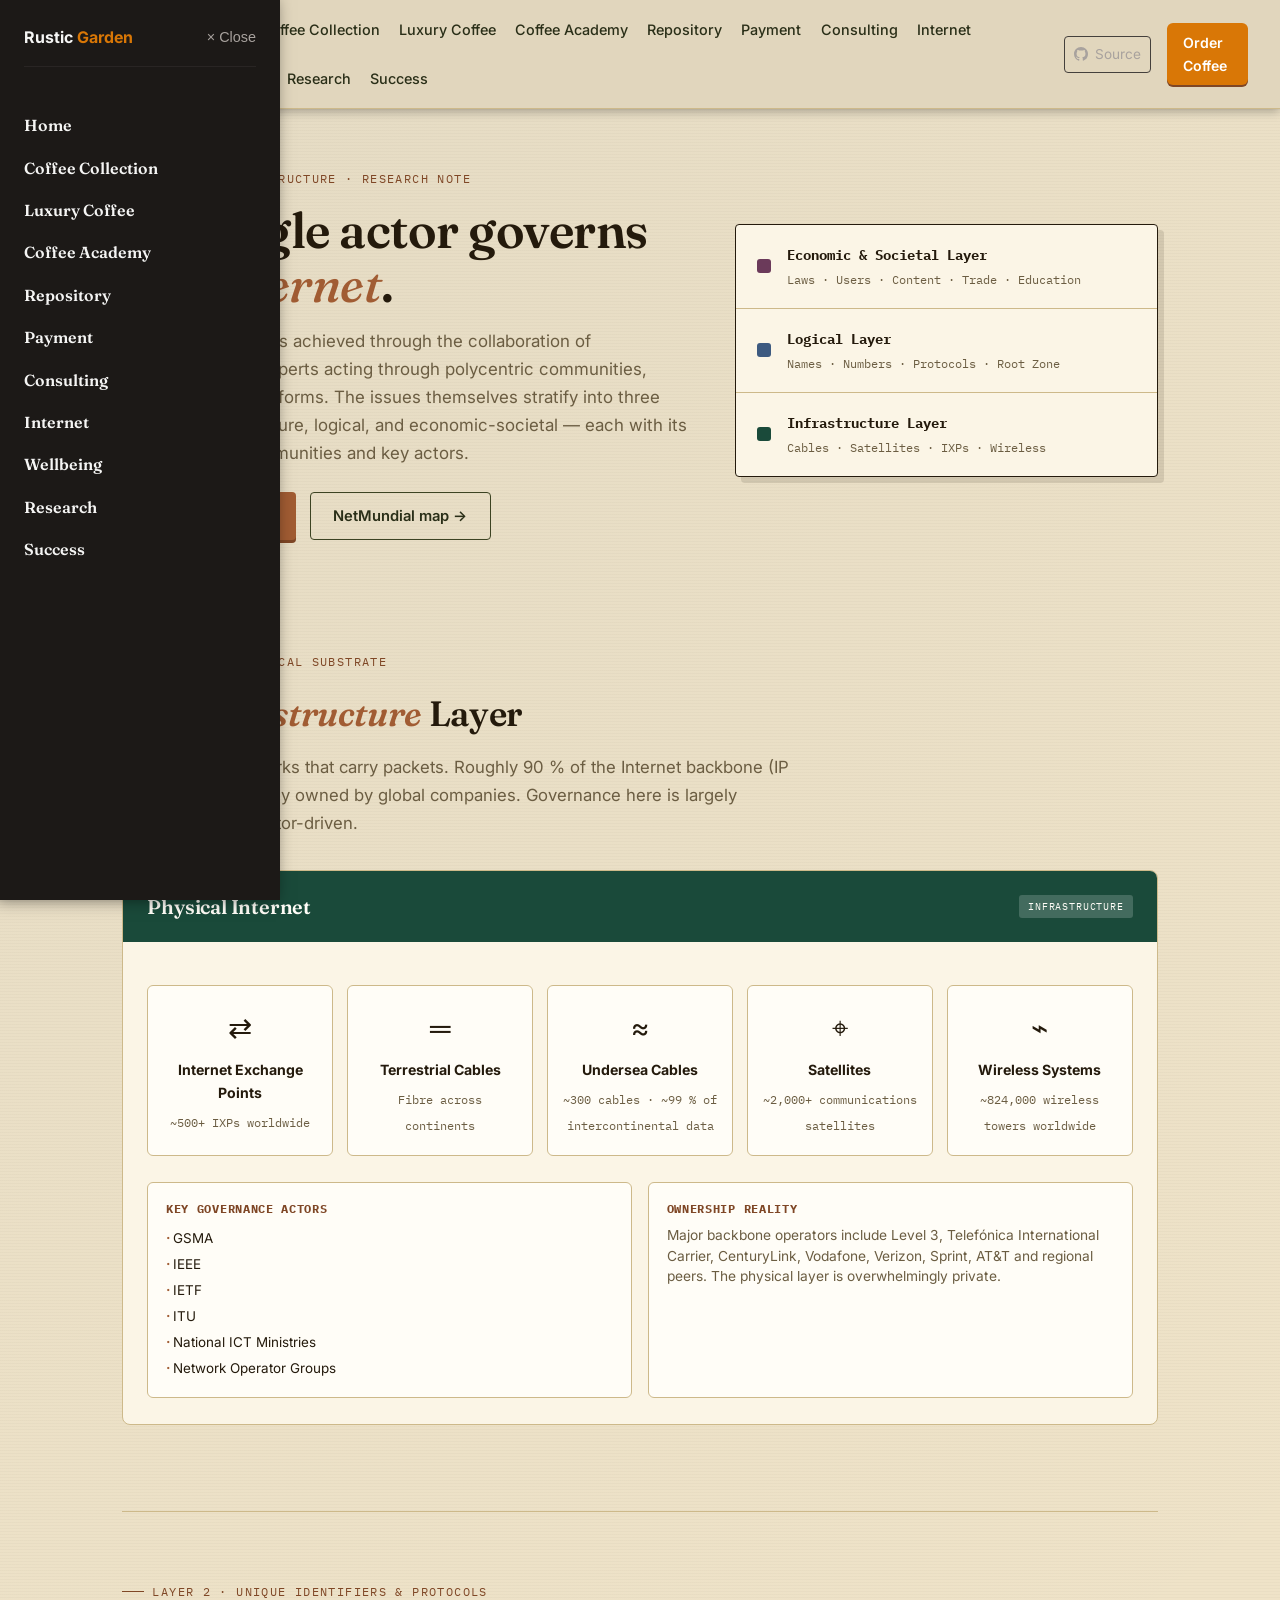
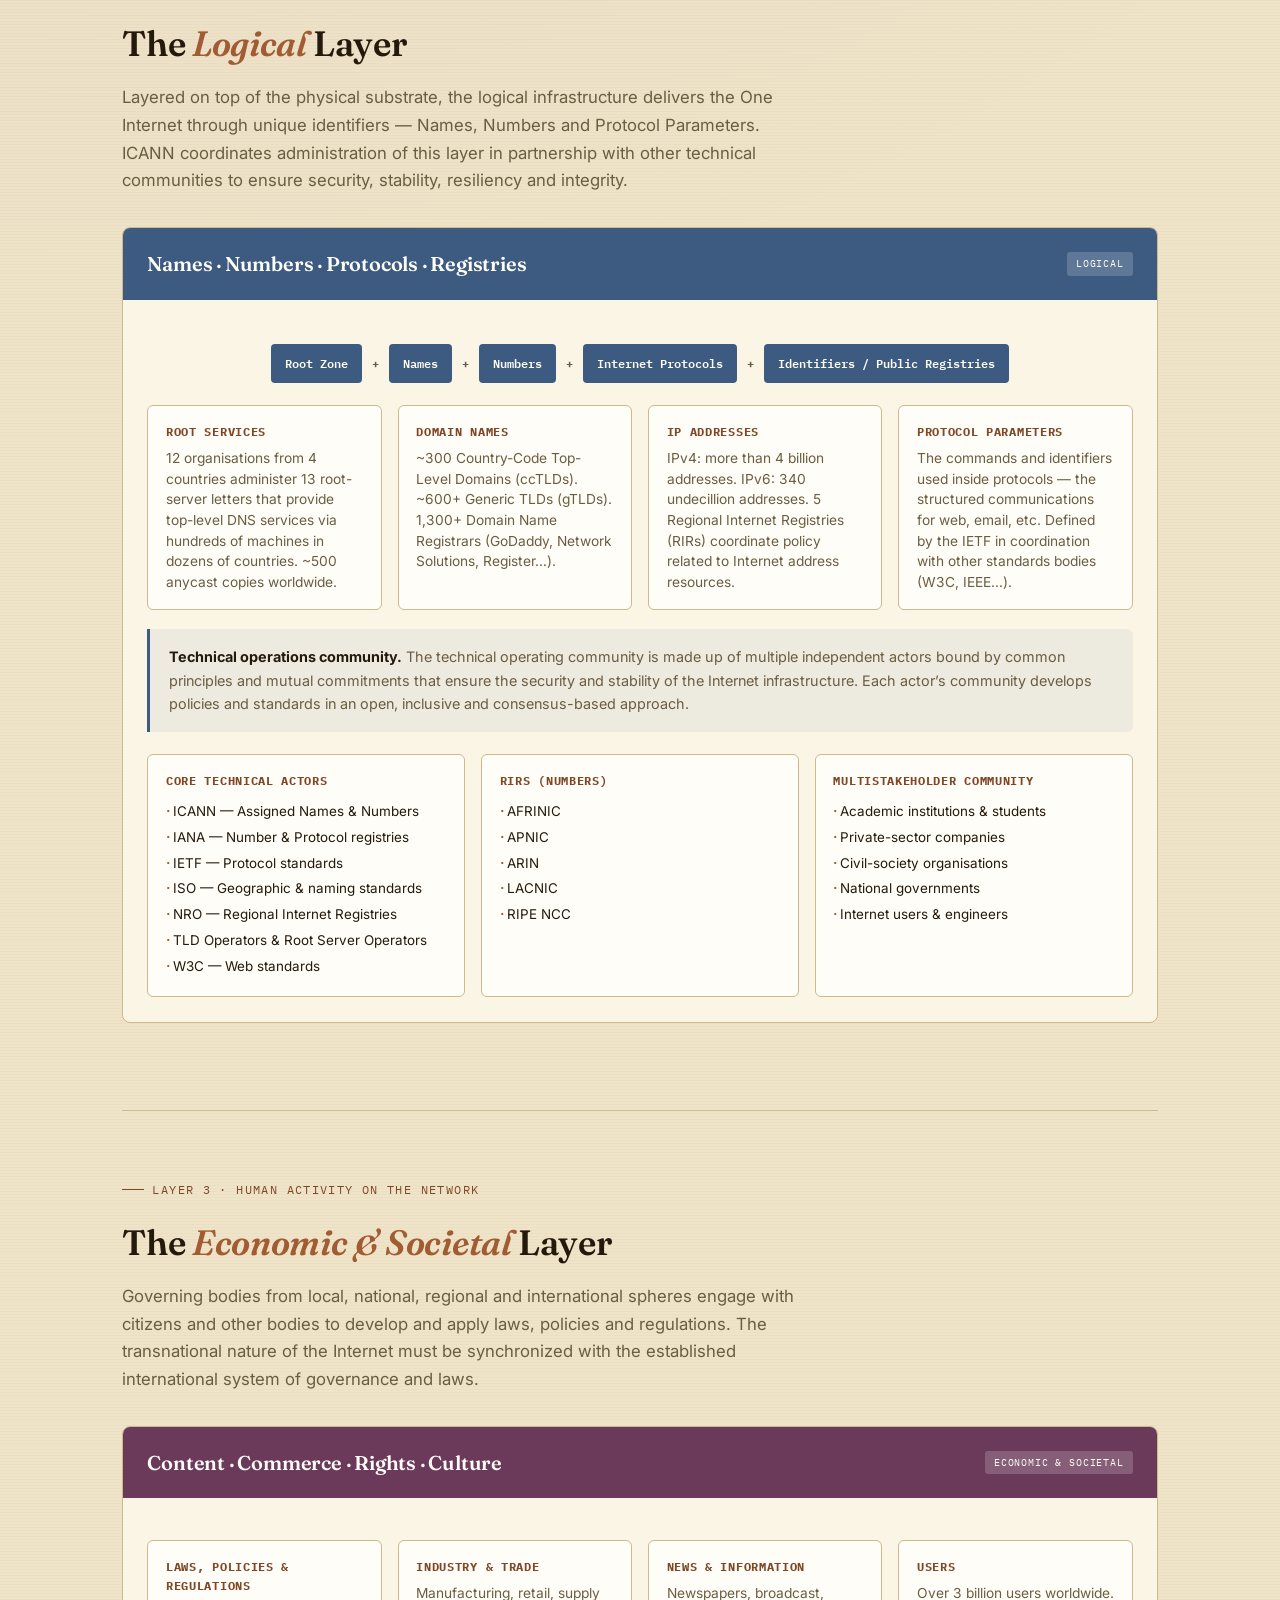
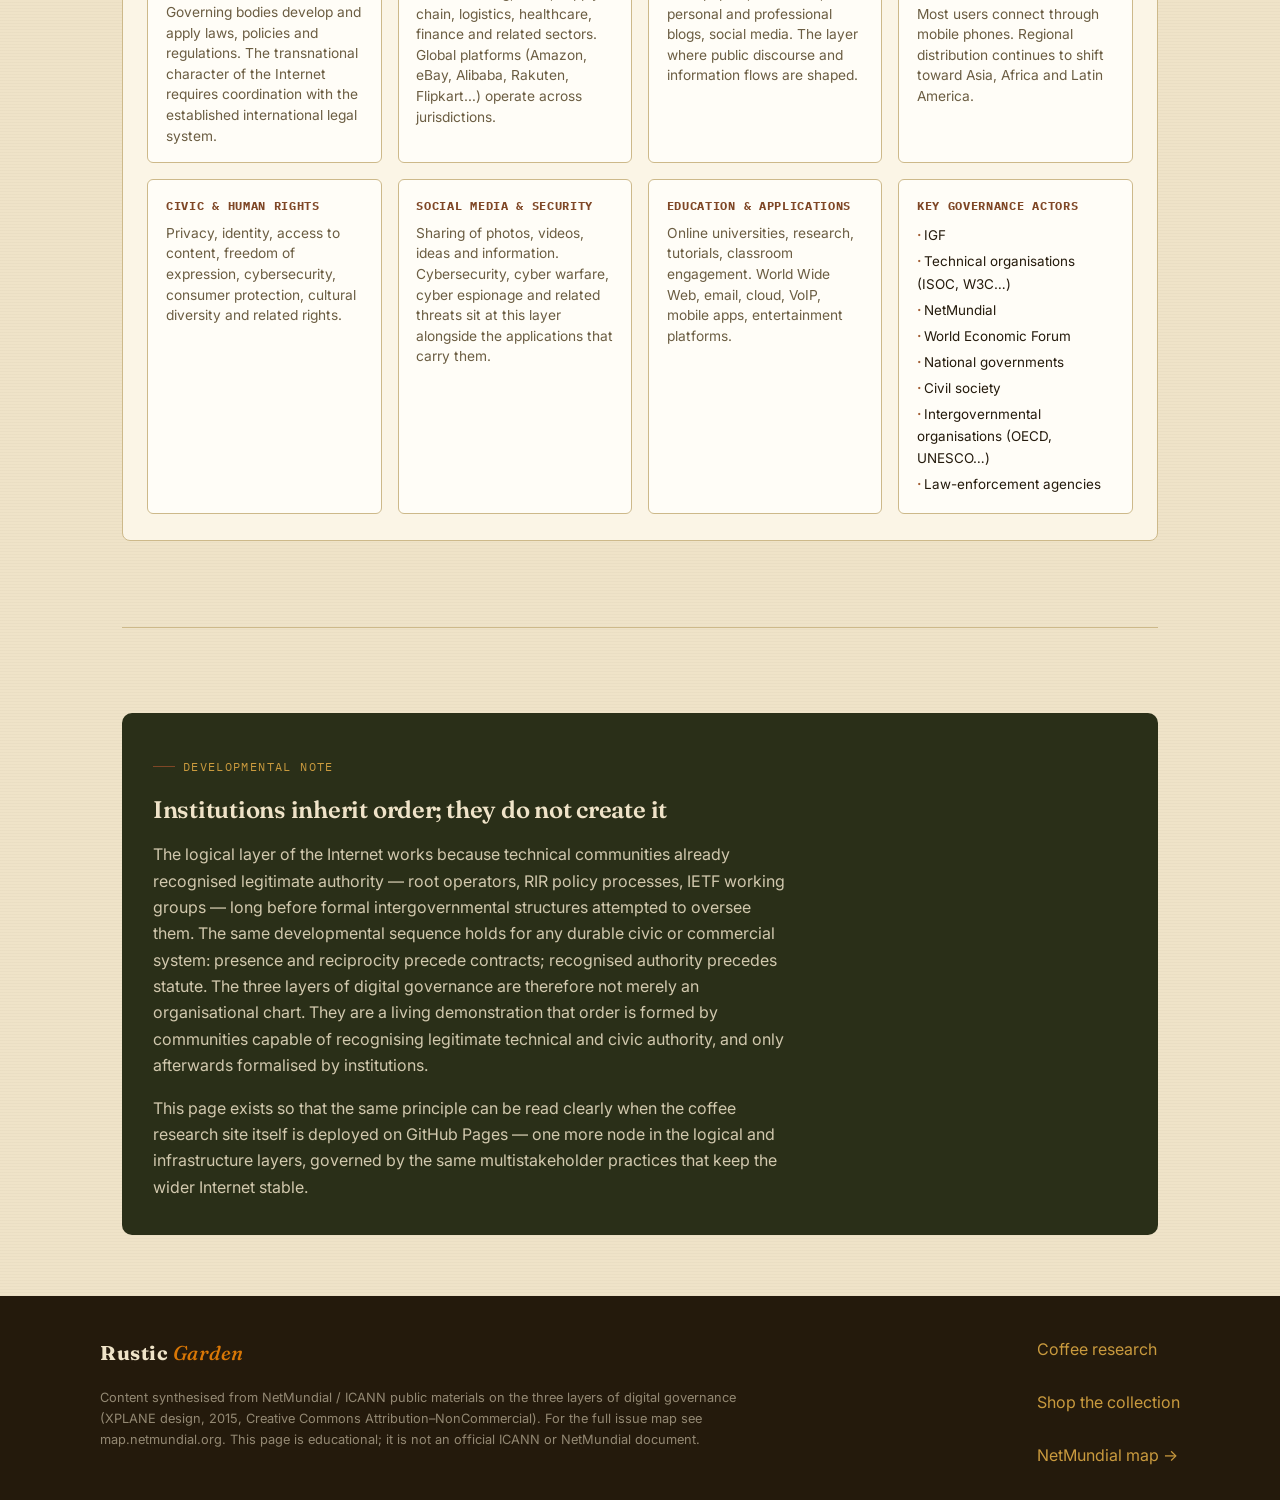
<file: internet.html>
<!DOCTYPE html>
<html lang="en">
<head>
<meta charset="UTF-8">
<meta name="viewport" content="width=device-width, initial-scale=1.0">
<title>The Three Layers of Digital Governance — Rustic Garden Research</title>
<meta name="description" content="How the Internet is stratified into Infrastructure, Logical and Economic-Societal layers — and why no single actor governs it. Adapted from the ICANN/XPLANE public-use infographic (2015).">
<link rel="preconnect" href="https://fonts.googleapis.com">
<link rel="preconnect" href="https://fonts.gstatic.com" crossorigin>
<link href="https://fonts.googleapis.com/css2?family=Fraunces:ital,opsz,wght@0,9..144,400;0,9..144,600;0,9..144,700;1,9..144,500&family=Inter:wght@400;500;600;700&family=IBM+Plex+Mono:wght@400;500;600&display=swap" rel="stylesheet">
<style>
:root {
  --ink: #241a0c;
  --forest: #3c4322;
  --forest-deep: #2a2f18;
  --parchment: #efe3c8;
  --parchment-deep: #e6d7b4;
  --card: #fbf5e6;
  --copper: #a15c33;
  --copper-deep: #7f4726;
  --gold: #c99a3e;
  --line: #cdb98a;
  --muted: #6b5d42;
  --white: #fffdf7;
  --infra: #1a4a3a;
  --logical: #3d5a80;
  --societal: #6b3a5a;
}
*, *::before, *::after { box-sizing: border-box; margin: 0; padding: 0; }
html { scroll-behavior: smooth; }
body {
  background: var(--parchment);
  background-image:
    radial-gradient(circle at 0% 0%, rgba(61,90,128,0.06), transparent 42%),
    repeating-linear-gradient(0deg, rgba(36,26,12,0.025) 0px, rgba(36,26,12,0.025) 1px, transparent 1px, transparent 3px);
  color: var(--ink);
  font-family: 'Inter', sans-serif;
  line-height: 1.65;
  font-size: 1rem;
  -webkit-font-smoothing: antialiased;
}
a { color: inherit; }
h1, h2, h3 {
  font-family: 'Fraunces', serif;
  color: var(--ink);
  font-weight: 600;
  letter-spacing: -0.01em;
}
#mainNav {
  position: sticky; top: 0; z-index: 100;
  display: flex; align-items: center; justify-content: space-between;
  gap: 1.5rem; padding: 0.9rem 2rem;
  background: rgba(239,227,200,0.94);
  backdrop-filter: blur(10px);
  border-bottom: 1px solid var(--line);
}
.nav-mark {
  font-family: 'Fraunces', serif; font-weight: 700; font-size: 1.35rem;
  color: var(--ink); text-decoration: none; white-space: nowrap;
}
.nav-mark span { color: var(--copper); font-style: italic; font-weight: 500; }
.nav-links { display: flex; gap: 1.6rem; flex-wrap: wrap; }
.nav-links a {
  text-decoration: none; font-size: 0.9rem; font-weight: 500;
  color: var(--forest-deep); position: relative; padding: 0.2rem 0;
}
.nav-links a::after {
  content: ""; position: absolute; left: 0; right: 100%; bottom: -2px;
  height: 2px; background: var(--copper); transition: right .2s ease;
}
.nav-links a:hover::after,
.nav-links a[aria-current="page"]::after { right: 0; }
.nav-right { display: flex; align-items: center; gap: 0.9rem; }
.nav-gh {
  display: flex; align-items: center; gap: 0.4rem; text-decoration: none;
  font-size: 0.8rem; color: var(--muted); border: 1px solid var(--line);
  padding: 0.4rem 0.7rem; border-radius: 999px;
}
.nav-gh svg { width: 14px; height: 14px; fill: currentColor; }
.nav-gh:hover { color: var(--ink); border-color: var(--copper); }
.nav-cta {
  text-decoration: none; background: var(--copper); color: var(--white);
  font-weight: 600; font-size: 0.88rem; padding: 0.55rem 1.1rem;
  border-radius: 4px; box-shadow: 0 2px 0 var(--copper-deep);
}
.nav-cta:hover { background: var(--copper-deep); }
.nav-burger {
  display: none; flex-direction: column; gap: 5px;
  background: none; border: none; cursor: pointer; padding: 0.3rem;
}
.nav-burger span { width: 22px; height: 2px; background: var(--ink); display: block; }
.mobile-menu {
  display: none; position: fixed; inset: 0; background: var(--forest-deep);
  z-index: 200; padding: 2rem; flex-direction: column; gap: 1.3rem; overflow-y: auto;
}
.mobile-menu.active { display: flex; }
.mobile-menu a {
  color: var(--parchment); text-decoration: none;
  font-family: 'Fraunces', serif; font-size: 1.45rem; font-weight: 600;
}
.mobile-menu .close {
  align-self: flex-end; color: var(--parchment); font-family: 'Inter', sans-serif;
  font-size: 0.95rem; cursor: pointer; background: none; border: none; margin-bottom: 0.8rem;
}
@media (max-width: 920px) {
  .nav-links, .nav-gh { display: none; }
  .nav-burger { display: flex; }
  #mainNav { padding: 0.85rem 1.1rem; }
}
main { max-width: 1080px; margin: 0 auto; padding: 0 1.4rem; }
.eyebrow {
  display: inline-flex; align-items: center; gap: 0.5rem;
  font-family: 'IBM Plex Mono', monospace; font-size: 0.72rem;
  letter-spacing: 0.12em; text-transform: uppercase;
  color: var(--copper-deep); margin-bottom: 0.9rem;
}
.eyebrow::before { content: ""; width: 22px; height: 1px; background: var(--copper-deep); }
section { padding: 3.8rem 0; border-bottom: 1px solid var(--line); }
section:last-of-type { border-bottom: none; }
h2 { font-size: clamp(1.5rem, 3.2vw, 2.2rem); margin-bottom: 0.7rem; }
h2 em { color: var(--copper); font-style: italic; }
.section-lead { max-width: 680px; color: var(--muted); font-size: 1.05rem; margin-bottom: 2rem; }
.btn {
  display: inline-block; text-decoration: none; font-weight: 600;
  font-size: 0.92rem; padding: 0.7rem 1.4rem; border-radius: 4px;
}
.btn-primary { background: var(--copper); color: var(--white); box-shadow: 0 3px 0 var(--copper-deep); }
.btn-primary:hover { background: var(--copper-deep); }
.btn-ghost { border: 1.5px solid var(--forest); color: var(--forest-deep); }
.btn-ghost:hover { background: var(--forest); color: var(--parchment); }
.hero {
  padding: 3.2rem 0 2.6rem;
  display: grid; grid-template-columns: 1.15fr 0.85fr;
  gap: 2.6rem; align-items: center; border-bottom: none;
}
.hero h1 {
  font-size: clamp(1.9rem, 4.5vw, 3.1rem);
  line-height: 1.1; margin-bottom: 1rem;
}
.hero h1 em { color: var(--copper); font-style: italic; font-weight: 500; }
.hero p.sub { color: var(--muted); font-size: 1.06rem; max-width: 36rem; margin-bottom: 1.5rem; }
.hero .cta-row { display: flex; gap: 0.85rem; flex-wrap: wrap; }
.layer-stack {
  background: var(--card);
  border: 1.5px solid var(--ink);
  border-radius: 4px;
  overflow: hidden;
  box-shadow: 6px 6px 0 rgba(36,26,12,0.12);
}
.layer-row {
  padding: 1.1rem 1.3rem;
  display: flex; align-items: center; gap: 1rem;
  border-bottom: 1px solid var(--line);
  font-family: 'IBM Plex Mono', monospace; font-size: 0.82rem;
}
.layer-row:last-child { border-bottom: none; }
.layer-row .swatch {
  width: 14px; height: 14px; border-radius: 3px; flex-shrink: 0;
}
.layer-row.infra .swatch { background: var(--infra); }
.layer-row.logical .swatch { background: var(--logical); }
.layer-row.societal .swatch { background: var(--societal); }
.layer-row strong { display: block; font-size: 0.9rem; color: var(--ink); margin-bottom: 0.15rem; }
.layer-row span { color: var(--muted); font-size: 0.72rem; }
.layer-block {
  background: var(--card);
  border: 1px solid var(--line);
  border-radius: 8px;
  overflow: hidden;
  margin-bottom: 1.6rem;
}
.layer-header {
  padding: 1.2rem 1.5rem;
  display: flex; align-items: center; gap: 1rem;
  color: var(--white);
}
.layer-header.infra { background: var(--infra); }
.layer-header.logical { background: var(--logical); }
.layer-header.societal { background: var(--societal); }
.layer-header h3 {
  font-size: 1.25rem; color: var(--white); margin: 0;
}
.layer-header .badge {
  font-family: 'IBM Plex Mono', monospace; font-size: 0.65rem;
  letter-spacing: 0.08em; text-transform: uppercase;
  background: rgba(255,255,255,0.18); padding: 0.2rem 0.55rem;
  border-radius: 3px; margin-left: auto;
}
.layer-body { padding: 1.4rem 1.5rem 1.6rem; }
.actor-grid {
  display: grid;
  grid-template-columns: repeat(auto-fit, minmax(200px, 1fr));
  gap: 1rem;
  margin-top: 1.2rem;
}
.actor-card {
  background: var(--white);
  border: 1px solid var(--line);
  border-radius: 6px;
  padding: 1rem 1.1rem;
}
.actor-card h4 {
  font-family: 'IBM Plex Mono', monospace;
  font-size: 0.72rem; letter-spacing: 0.06em;
  text-transform: uppercase; color: var(--copper-deep);
  margin-bottom: 0.45rem;
}
.actor-card p { font-size: 0.86rem; color: var(--muted); line-height: 1.5; }
.actor-card ul {
  list-style: none; font-size: 0.84rem; color: var(--ink);
  margin-top: 0.4rem;
}
.actor-card ul li { padding: 0.12rem 0; }
.actor-card ul li::before { content: "· "; color: var(--copper); font-weight: 700; }
.infra-icons {
  display: grid;
  grid-template-columns: repeat(auto-fit, minmax(140px, 1fr));
  gap: 0.9rem;
  margin-top: 1.3rem;
}
.infra-item {
  text-align: center;
  background: var(--white);
  border: 1px solid var(--line);
  border-radius: 6px;
  padding: 1.1rem 0.8rem;
}
.infra-item .icon { font-size: 1.8rem; margin-bottom: 0.4rem; }
.infra-item strong { display: block; font-size: 0.88rem; margin-bottom: 0.25rem; }
.infra-item span {
  font-size: 0.75rem; color: var(--muted); font-family: 'IBM Plex Mono', monospace;
}
.logical-flow {
  display: flex; flex-wrap: wrap; gap: 0.6rem;
  align-items: center; justify-content: center;
  margin: 1.4rem 0;
  font-family: 'IBM Plex Mono', monospace; font-size: 0.78rem;
}
.logical-flow .node {
  background: var(--logical);
  color: var(--white);
  padding: 0.55rem 0.9rem;
  border-radius: 4px;
  font-weight: 600;
}
.logical-flow .plus { color: var(--muted); font-weight: 700; }
.tech-ops {
  background: rgba(61,90,128,0.07);
  border-left: 3px solid var(--logical);
  padding: 1rem 1.15rem;
  border-radius: 0 6px 6px 0;
  margin-top: 1.2rem;
  font-size: 0.9rem;
  color: var(--muted);
}
.tech-ops strong { color: var(--ink); }
.principle {
  background: var(--forest-deep);
  color: var(--parchment);
  border-radius: 10px;
  padding: 2.2rem 1.9rem;
  margin-top: 1.5rem;
}
.principle h2 { color: var(--parchment); font-size: 1.5rem; }
.principle p { color: rgba(239,227,200,0.85); max-width: 640px; margin-top: 0.6rem; }
footer {
  background: var(--ink); color: var(--parchment);
  padding: 2.5rem 1.4rem 2rem;
}
.footer-inner {
  max-width: 1080px; margin: 0 auto;
  display: flex; justify-content: space-between; flex-wrap: wrap; gap: 1.5rem;
}
footer a { color: var(--gold); text-decoration: none; }
footer a:hover { text-decoration: underline; }
footer .fine {
  font-size: 0.8rem; color: rgba(239,227,200,0.55);
  max-width: 40rem; margin-top: 1.1rem;
}
@media (max-width: 760px) {
  .hero { grid-template-columns: 1fr; gap: 2rem; }
}
@media (prefers-reduced-motion: reduce) {
  html { scroll-behavior: auto; }
  * { transition: none !important; }
}
</style>
</head>
<body>

<!-- Enhanced Navigation Section -->
<header class="site-header">
    <nav id="mainNav" class="navbar" aria-label="Main Navigation">
        <!-- Brand Logo / Mark -->
        <a href="index.html" class="nav-mark" aria-label="Rustic Garden Home">
            Rustic <span>Garden</span>
        </a>

        <!-- Desktop Navigation Links -->
        <div class="nav-links">
            <a href="index.html" class="nav-item active">Home</a>
            <a href="product.html" class="nav-item">Coffee Collection</a>
            <a href="gibbs_luxury_coffee_homepage.html" class="nav-item">Luxury Coffee</a>
            <a href="soil_classification_lecture.html" class="nav-item">Coffee Academy</a>
            <a href="moringa_sunday_school_repository.html" class="nav-item">Repository</a>
            <a href="payment.html" class="nav-item">Payment</a>
            <a href="consulting.html" class="nav-item">Consulting</a>
            <a href="internet.html" class="nav-item">Internet</a>
            <a href="wellbeing.html" class="nav-item">Wellbeing</a>
            <a href="coffee.html" class="nav-item">Research</a>
            <a href="success.html" class="nav-item">Success</a>
        </div>

        <!-- Action Controls -->
        <div class="nav-right">
            <a href="https://github.com/groupdougie/Gibbs_Coffee"
               class="nav-gh"
               target="_blank"
               rel="noopener noreferrer"
               aria-label="GitHub Repository Source Code">
                <svg viewBox="0 0 16 16" width="16" height="16" aria-hidden="true" focusable="false">
                    <path fill="currentColor" d="M8 0C3.58 0 0 3.58 0 8c0 3.54 2.29 6.53 5.47 7.59.4.07.55-.17.55-.38 0-.19-.01-.82-.01-1.49-2.01.37-2.53-.49-2.69-.94-.09-.23-.48-.94-.82-1.13-.28-.15-.68-.52-.01-.53.63-.01 1.08.58 1.23.82.72 1.21 1.87.87 2.33.66.07-.52.28-.87.51-1.07-1.78-.2-3.64-.89-3.64-3.95 0-.87.31-1.59.82-2.15-.08-.2-.36-1.02.08-2.12 0 0 .67-.21 2.2.82.64-.18 1.32-.27 2-.27.68 0 1.36.09 2 .27 1.53-1.04 2.2-.82 2.2-.82.44 1.1.16 1.92.08 2.12.51.56.82 1.27.82 2.15 0 3.07-1.87 3.75-3.65 3.95.29.25.54.73.54 1.48 0 1.07-.01 1.93-.01 2.2 0 .21.15.46.55.38A8.013 8.013 0 0016 8c0-4.42-3.58-8-8-8z"/>
                </svg>
                <span>Source</span>
            </a>

            <a class="nav-cta" href="checkout.html">Order Coffee</a>

            <!-- Mobile Hamburger Toggle -->
            <button class="nav-burger"
                    id="burgerBtn"
                    aria-label="Toggle navigation menu"
                    aria-expanded="false"
                    aria-controls="mobileMenu">
                <span class="burger-bar"></span>
                <span class="burger-bar"></span>
                <span class="burger-bar"></span>
            </button>
        </div>
    </nav>

    <!-- Mobile Navigation Overlay & Modal -->
    <div class="mobile-menu-backdrop" id="menuBackdrop" onclick="closeMobileMenu()" aria-hidden="true"></div>
    <div class="mobile-menu" id="mobileMenu" role="dialog" aria-label="Mobile Navigation" aria-hidden="true">
        <div class="mobile-menu-header">
            <span class="mobile-brand">Rustic <span>Garden</span></span>
            <button class="close-btn" id="menuClose" aria-label="Close menu" onclick="closeMobileMenu()">
                <span aria-hidden="true">&times;</span> Close
            </button>
        </div>
        <nav class="mobile-nav-links">
            <a href="index.html" onclick="closeMobileMenu()">Home</a>
            <a href="product.html" onclick="closeMobileMenu()">Coffee Collection</a>
            <a href="gibbs_luxury_coffee_homepage.html" onclick="closeMobileMenu()">Luxury Coffee</a>
            <a href="soil_classification_lecture.html" onclick="closeMobileMenu()">Coffee Academy</a>
            <a href="moringa_sunday_school_repository.html" onclick="closeMobileMenu()">Repository</a>
            <a href="payment.html" onclick="closeMobileMenu()">Payment</a>
            <a href="consulting.html" onclick="closeMobileMenu()">Consulting</a>
            <a href="internet.html" onclick="closeMobileMenu()">Internet</a>
            <a href="wellbeing.html" onclick="closeMobileMenu()">Wellbeing</a>
            <a href="coffee.html" onclick="closeMobileMenu()">Research</a>
            <a href="success.html" onclick="closeMobileMenu()">Success</a>
        </nav>
    </div>
</header>

<main id="mainContent">

<style>
/* Base Styles & Variables */
:root {
    --nav-bg: #1c1917;
    --nav-text: #f5f5f4;
    --accent-color: #d97706;
    --accent-hover: #b45309;
    --overlay-bg: rgba(28, 25, 23, 0.95);
    --transition-speed: 0.3s;
}

.site-header {
    position: sticky;
    top: 0;
    z-index: 1000;
    background-color: var(--nav-bg);
    box-shadow: 0 2px 10px rgba(0, 0, 0, 0.3);
}

.navbar {
    display: flex;
    align-items: center;
    justify-content: space-between;
    padding: 0.85rem 1.5rem;
    max-width: 1400px;
    margin: 0 auto;
}

.nav-mark {
    font-size: 1.25rem;
    font-weight: 700;
    color: var(--nav-text);
    text-decoration: none;
    letter-spacing: 0.5px;
}

.nav-mark span {
    color: var(--accent-color);
}

/* Links (Desktop) */
.nav-links {
    display: flex;
    gap: 1.2rem;
    align-items: center;
}

.nav-item {
    color: #a8a29e;
    text-decoration: none;
    font-size: 0.9rem;
    font-weight: 500;
    transition: color var(--transition-speed) ease;
}

.nav-item:hover, .nav-item.active {
    color: var(--nav-text);
}

/* Nav Actions Right */
.nav-right {
    display: flex;
    align-items: center;
    gap: 1rem;
}

.nav-gh {
    display: flex;
    align-items: center;
    gap: 0.4rem;
    color: #a8a29e;
    text-decoration: none;
    font-size: 0.85rem;
    padding: 0.4rem 0.6rem;
    border-radius: 4px;
    border: 1px solid #44403c;
    transition: all var(--transition-speed);
}

.nav-gh:hover {
    color: var(--nav-text);
    border-color: #78716c;
}

.nav-cta {
    background-color: var(--accent-color);
    color: #ffffff;
    padding: 0.5rem 1rem;
    border-radius: 6px;
    text-decoration: none;
    font-weight: 600;
    font-size: 0.88rem;
    transition: background-color var(--transition-speed);
}

.nav-cta:hover {
    background-color: var(--accent-hover);
}

/* Hamburger Button */
.nav-burger {
    display: none;
    flex-direction: column;
    justify-content: space-around;
    width: 30px;
    height: 24px;
    background: transparent;
    border: none;
    cursor: pointer;
    padding: 0;
}

.burger-bar {
    width: 100%;
    height: 2px;
    background-color: var(--nav-text);
    border-radius: 2px;
    transition: all var(--transition-speed);
}

/* Mobile Menu Slide-Over Overlay */
.mobile-menu-backdrop {
    display: none;
    position: fixed;
    inset: 0;
    background: rgba(0, 0, 0, 0.6);
    backdrop-filter: blur(4px);
    z-index: 1001;
}

.mobile-menu {
    position: fixed;
    top: 0;
    right: -100%;
    width: 280px;
    height: 100vh;
    background-color: var(--nav-bg);
    z-index: 1002;
    box-shadow: -4px 0 15px rgba(0, 0, 0, 0.5);
    display: flex;
    flex-direction: column;
    transition: right var(--transition-speed) cubic-bezier(0.4, 0, 0.2, 1);
    padding: 1.5rem;
    overflow-y: auto;
}

.mobile-menu.open {
    right: 0;
}

.mobile-menu-backdrop.open {
    display: block;
}

.mobile-menu-header {
    display: flex;
    justify-content: space-between;
    align-items: center;
    padding-bottom: 1rem;
    border-bottom: 1px solid #292524;
}

.mobile-brand {
    font-weight: bold;
    color: var(--nav-text);
}

.mobile-brand span { color: var(--accent-color); }

.close-btn {
    background: none;
    border: none;
    color: #a8a29e;
    cursor: pointer;
    font-size: 0.9rem;
}

.mobile-nav-links {
    display: flex;
    flex-direction: column;
    gap: 1rem;
    margin-top: 1.5rem;
}

.mobile-nav-links a {
    color: var(--nav-text);
    text-decoration: none;
    font-size: 1rem;
    transition: color 0.2s;
}

.mobile-nav-links a:hover {
    color: var(--accent-color);
}

/* Responsive Breakpoint */
@media (max-width: 1024px) {
    .nav-links {
        display: none;
    }
    .nav-burger {
        display: flex;
    }
}
</style>

<script>
document.addEventListener('DOMContentLoaded', () => {
    const burgerBtn = document.getElementById('burgerBtn');
    const mobileMenu = document.getElementById('mobileMenu');
    const menuBackdrop = document.getElementById('menuBackdrop');

    function openMobileMenu() {
        mobileMenu.classList.add('open');
        menuBackdrop.classList.add('open');
        burgerBtn.setAttribute('aria-expanded', 'true');
        mobileMenu.setAttribute('aria-hidden', 'false');
        menuBackdrop.setAttribute('aria-hidden', 'false');
        document.body.style.overflow = 'hidden'; // Lock background scroll
    }

    window.closeMobileMenu = function() {
        mobileMenu.classList.remove('open');
        menuBackdrop.classList.remove('open');
        burgerBtn.setAttribute('aria-expanded', 'false');
        mobileMenu.setAttribute('aria-hidden', 'true');
        menuBackdrop.setAttribute('aria-hidden', 'true');
        document.body.style.overflow = '';
    };

    burgerBtn.addEventListener('click', () => {
        const isOpen = mobileMenu.classList.contains('open');
        isOpen ? closeMobileMenu() : openMobileMenu();
    });

    // Close on Escape key press
    document.addEventListener('keydown', (e) => {
        if (e.key === 'Escape' && mobileMenu.classList.contains('open')) {
            closeMobileMenu();
        }
    });
});
</script>

  <!-- HERO -->
  <section class="hero">
    <div>
      <div class="eyebrow">Digital infrastructure · Research note</div>
      <h1>No single actor governs the <em>Internet</em>.</h1>
      <p class="sub">Digital governance is achieved through the collaboration of multistakeholder experts acting through polycentric communities, institutions and platforms. The issues themselves stratify into three layers — infrastructure, logical, and economic-societal — each with its own technical communities and key actors.</p>
      <div class="cta-row">
        <a href="#infrastructure" class="btn btn-primary">Explore the layers</a>
        <a href="https://map.netmundial.org" class="btn btn-ghost" target="_blank" rel="noopener">NetMundial map →</a>
      </div>
    </div>
    <div class="layer-stack" aria-label="Three layers overview">
      <div class="layer-row societal">
        <span class="swatch" aria-hidden="true"></span>
        <div>
          <strong>Economic &amp; Societal Layer</strong>
          <span>Laws · Users · Content · Trade · Education</span>
        </div>
      </div>
      <div class="layer-row logical">
        <span class="swatch" aria-hidden="true"></span>
        <div>
          <strong>Logical Layer</strong>
          <span>Names · Numbers · Protocols · Root Zone</span>
        </div>
      </div>
      <div class="layer-row infra">
        <span class="swatch" aria-hidden="true"></span>
        <div>
          <strong>Infrastructure Layer</strong>
          <span>Cables · Satellites · IXPs · Wireless</span>
        </div>
      </div>
    </div>
  </section>

  <!-- INFRASTRUCTURE -->
  <section id="infrastructure">
    <div class="eyebrow">Layer 1 · Physical substrate</div>
    <h2>The <em>Infrastructure</em> Layer</h2>
    <p class="section-lead">The physical networks that carry packets. Roughly 90 % of the Internet backbone (IP networks) is privately owned by global companies. Governance here is largely technical and operator-driven.</p>

    <div class="layer-block">
      <div class="layer-header infra">
        <h3>Physical Internet</h3>
        <span class="badge">Infrastructure</span>
      </div>
      <div class="layer-body">
        <div class="infra-icons">
          <div class="infra-item">
            <div class="icon" aria-hidden="true">⇄</div>
            <strong>Internet Exchange Points</strong>
            <span>~500+ IXPs worldwide</span>
          </div>
          <div class="infra-item">
            <div class="icon" aria-hidden="true">═</div>
            <strong>Terrestrial Cables</strong>
            <span>Fibre across continents</span>
          </div>
          <div class="infra-item">
            <div class="icon" aria-hidden="true">≈</div>
            <strong>Undersea Cables</strong>
            <span>~300 cables · ~99 % of intercontinental data</span>
          </div>
          <div class="infra-item">
            <div class="icon" aria-hidden="true">⌖</div>
            <strong>Satellites</strong>
            <span>~2,000+ communications satellites</span>
          </div>
          <div class="infra-item">
            <div class="icon" aria-hidden="true">⌁</div>
            <strong>Wireless Systems</strong>
            <span>~824,000 wireless towers worldwide</span>
          </div>
        </div>

        <div class="actor-grid" style="margin-top:1.6rem;">
          <div class="actor-card">
            <h4>Key governance actors</h4>
            <ul>
              <li>GSMA</li>
              <li>IEEE</li>
              <li>IETF</li>
              <li>ITU</li>
              <li>National ICT Ministries</li>
              <li>Network Operator Groups</li>
            </ul>
          </div>
          <div class="actor-card">
            <h4>Ownership reality</h4>
            <p>Major backbone operators include Level 3, Telefónica International Carrier, CenturyLink, Vodafone, Verizon, Sprint, AT&amp;T and regional peers. The physical layer is overwhelmingly private.</p>
          </div>
        </div>
      </div>
    </div>
  </section>

  <!-- LOGICAL -->
  <section id="logical">
    <div class="eyebrow">Layer 2 · Unique identifiers &amp; protocols</div>
    <h2>The <em>Logical</em> Layer</h2>
    <p class="section-lead">Layered on top of the physical substrate, the logical infrastructure delivers the One Internet through unique identifiers — Names, Numbers and Protocol Parameters. ICANN coordinates administration of this layer in partnership with other technical communities to ensure security, stability, resiliency and integrity.</p>

    <div class="layer-block">
      <div class="layer-header logical">
        <h3>Names · Numbers · Protocols · Registries</h3>
        <span class="badge">Logical</span>
      </div>
      <div class="layer-body">
        <div class="logical-flow" aria-label="Logical layer components">
          <span class="node">Root Zone</span>
          <span class="plus">+</span>
          <span class="node">Names</span>
          <span class="plus">+</span>
          <span class="node">Numbers</span>
          <span class="plus">+</span>
          <span class="node">Internet Protocols</span>
          <span class="plus">+</span>
          <span class="node">Identifiers / Public Registries</span>
        </div>

        <div class="actor-grid">
          <div class="actor-card">
            <h4>Root Services</h4>
            <p>12 organisations from 4 countries administer 13 root-server letters that provide top-level DNS services via hundreds of machines in dozens of countries. ~500 anycast copies worldwide.</p>
          </div>
          <div class="actor-card">
            <h4>Domain Names</h4>
            <p>~300 Country-Code Top-Level Domains (ccTLDs). ~600+ Generic TLDs (gTLDs). 1,300+ Domain Name Registrars (GoDaddy, Network Solutions, Register…).</p>
          </div>
          <div class="actor-card">
            <h4>IP Addresses</h4>
            <p>IPv4: more than 4 billion addresses. IPv6: 340 undecillion addresses. 5 Regional Internet Registries (RIRs) coordinate policy related to Internet address resources.</p>
          </div>
          <div class="actor-card">
            <h4>Protocol Parameters</h4>
            <p>The commands and identifiers used inside protocols — the structured communications for web, email, etc. Defined by the IETF in coordination with other standards bodies (W3C, IEEE…).</p>
          </div>
        </div>

        <div class="tech-ops">
          <strong>Technical operations community.</strong> The technical operating community is made up of multiple independent actors bound by common principles and mutual commitments that ensure the security and stability of the Internet infrastructure. Each actor’s community develops policies and standards in an open, inclusive and consensus-based approach.
        </div>

        <div class="actor-grid" style="margin-top:1.4rem;">
          <div class="actor-card">
            <h4>Core technical actors</h4>
            <ul>
              <li>ICANN — Assigned Names &amp; Numbers</li>
              <li>IANA — Number &amp; Protocol registries</li>
              <li>IETF — Protocol standards</li>
              <li>ISO — Geographic &amp; naming standards</li>
              <li>NRO — Regional Internet Registries</li>
              <li>TLD Operators &amp; Root Server Operators</li>
              <li>W3C — Web standards</li>
            </ul>
          </div>
          <div class="actor-card">
            <h4>RIRs (Numbers)</h4>
            <ul>
              <li>AFRINIC</li>
              <li>APNIC</li>
              <li>ARIN</li>
              <li>LACNIC</li>
              <li>RIPE NCC</li>
            </ul>
          </div>
          <div class="actor-card">
            <h4>Multistakeholder community</h4>
            <ul>
              <li>Academic institutions &amp; students</li>
              <li>Private-sector companies</li>
              <li>Civil-society organisations</li>
              <li>National governments</li>
              <li>Internet users &amp; engineers</li>
            </ul>
          </div>
        </div>
      </div>
    </div>
  </section>

  <!-- ECONOMIC & SOCIETAL -->
  <section id="societal">
    <div class="eyebrow">Layer 3 · Human activity on the network</div>
    <h2>The <em>Economic &amp; Societal</em> Layer</h2>
    <p class="section-lead">Governing bodies from local, national, regional and international spheres engage with citizens and other bodies to develop and apply laws, policies and regulations. The transnational nature of the Internet must be synchronized with the established international system of governance and laws.</p>

    <div class="layer-block">
      <div class="layer-header societal">
        <h3>Content · Commerce · Rights · Culture</h3>
        <span class="badge">Economic &amp; Societal</span>
      </div>
      <div class="layer-body">
        <div class="actor-grid">
          <div class="actor-card">
            <h4>Laws, Policies &amp; Regulations</h4>
            <p>Governing bodies develop and apply laws, policies and regulations. The transnational character of the Internet requires coordination with the established international legal system.</p>
          </div>
          <div class="actor-card">
            <h4>Industry &amp; Trade</h4>
            <p>Manufacturing, retail, supply chain, logistics, healthcare, finance and related sectors. Global platforms (Amazon, eBay, Alibaba, Rakuten, Flipkart…) operate across jurisdictions.</p>
          </div>
          <div class="actor-card">
            <h4>News &amp; Information</h4>
            <p>Newspapers, broadcast, personal and professional blogs, social media. The layer where public discourse and information flows are shaped.</p>
          </div>
          <div class="actor-card">
            <h4>Users</h4>
            <p>Over 3 billion users worldwide. Most users connect through mobile phones. Regional distribution continues to shift toward Asia, Africa and Latin America.</p>
          </div>
          <div class="actor-card">
            <h4>Civic &amp; Human Rights</h4>
            <p>Privacy, identity, access to content, freedom of expression, cybersecurity, consumer protection, cultural diversity and related rights.</p>
          </div>
          <div class="actor-card">
            <h4>Social Media &amp; Security</h4>
            <p>Sharing of photos, videos, ideas and information. Cybersecurity, cyber warfare, cyber espionage and related threats sit at this layer alongside the applications that carry them.</p>
          </div>
          <div class="actor-card">
            <h4>Education &amp; Applications</h4>
            <p>Online universities, research, tutorials, classroom engagement. World Wide Web, email, cloud, VoIP, mobile apps, entertainment platforms.</p>
          </div>
          <div class="actor-card">
            <h4>Key governance actors</h4>
            <ul>
              <li>IGF</li>
              <li>Technical organisations (ISOC, W3C…)</li>
              <li>NetMundial</li>
              <li>World Economic Forum</li>
              <li>National governments</li>
              <li>Civil society</li>
              <li>Intergovernmental organisations (OECD, UNESCO…)</li>
              <li>Law-enforcement agencies</li>
            </ul>
          </div>
        </div>
      </div>
    </div>
  </section>

  <!-- PRINCIPLE -->
  <section>
    <div class="principle">
      <div class="eyebrow" style="color:var(--gold);">Developmental note</div>
      <h2>Institutions inherit order; they do not create it</h2>
      <p>The logical layer of the Internet works because technical communities already recognised legitimate authority — root operators, RIR policy processes, IETF working groups — long before formal intergovernmental structures attempted to oversee them. The same developmental sequence holds for any durable civic or commercial system: presence and reciprocity precede contracts; recognised authority precedes statute. The three layers of digital governance are therefore not merely an organisational chart. They are a living demonstration that order is formed by communities capable of recognising legitimate technical and civic authority, and only afterwards formalised by institutions.</p>
      <p style="margin-top:1rem;">This page exists so that the same principle can be read clearly when the coffee research site itself is deployed on GitHub Pages — one more node in the logical and infrastructure layers, governed by the same multistakeholder practices that keep the wider Internet stable.</p>
    </div>
  </section>

</main>

<footer>
  <div class="footer-inner">
    <div>
      <div class="nav-mark" style="color:var(--parchment);">Rustic <span>Garden</span></div>
      <p class="fine">Content synthesised from NetMundial / ICANN public materials on the three layers of digital governance (XPLANE design, 2015, Creative Commons Attribution–NonCommercial). For the full issue map see map.netmundial.org. This page is educational; it is not an official ICANN or NetMundial document.</p>
    </div>
    <div>
      <a href="coffee.html">Coffee research</a><br><br>
      <a href="product.html">Shop the collection</a><br><br>
      <a href="https://map.netmundial.org" target="_blank" rel="noopener">NetMundial map →</a>
    </div>
  </div>
</footer>

<script>
  const burgerBtn = document.getElementById('burgerBtn');
  const mobileMenu = document.getElementById('mobileMenu');
  const menuClose = document.getElementById('menuClose');

  function openMobileMenu() {
    mobileMenu.classList.add('active');
    burgerBtn.setAttribute('aria-expanded', 'true');
    document.body.style.overflow = 'hidden';
  }
  function closeMobileMenu() {
    mobileMenu.classList.remove('active');
    burgerBtn.setAttribute('aria-expanded', 'false');
    document.body.style.overflow = '';
  }

  burgerBtn.addEventListener('click', openMobileMenu);
  menuClose.addEventListener('click', closeMobileMenu);
  document.addEventListener('keydown', (e) => {
    if (e.key === 'Escape' && mobileMenu.classList.contains('active')) closeMobileMenu();
  });
</script>

</body>
</html>
</file>
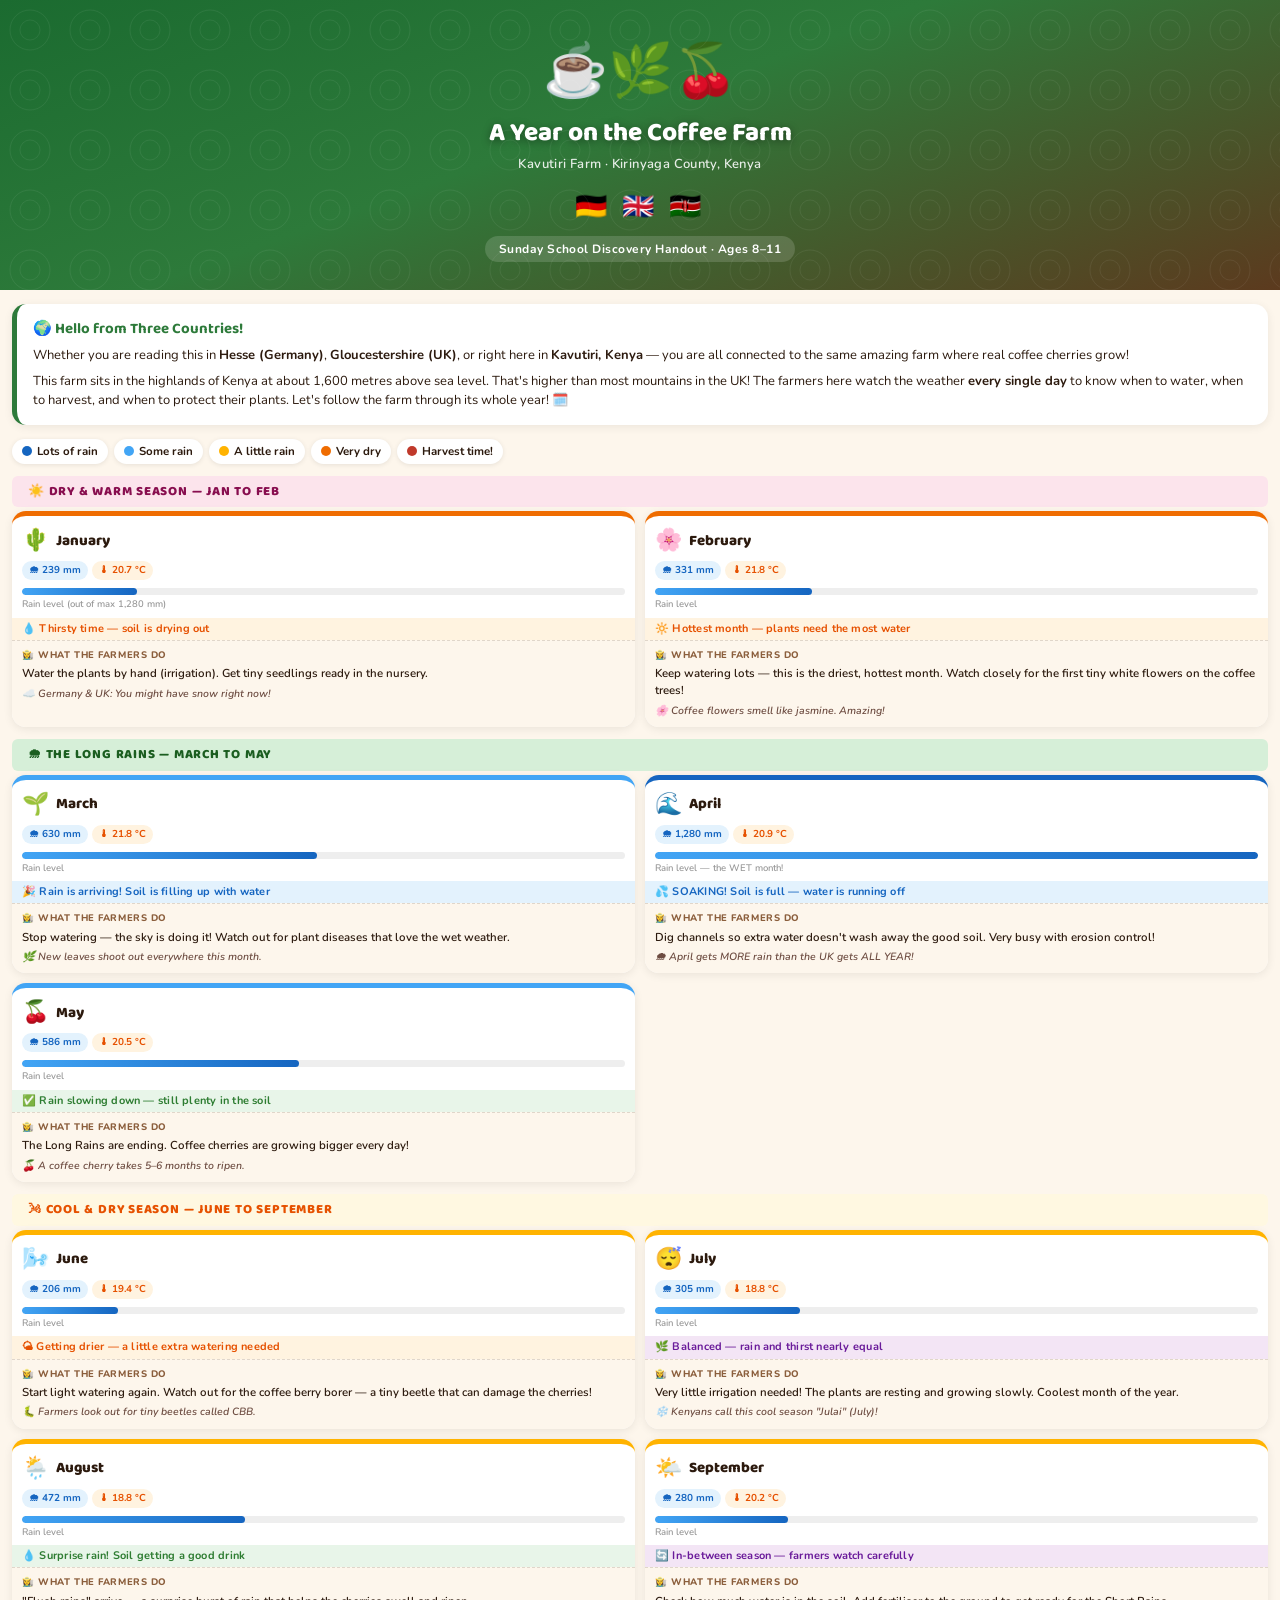
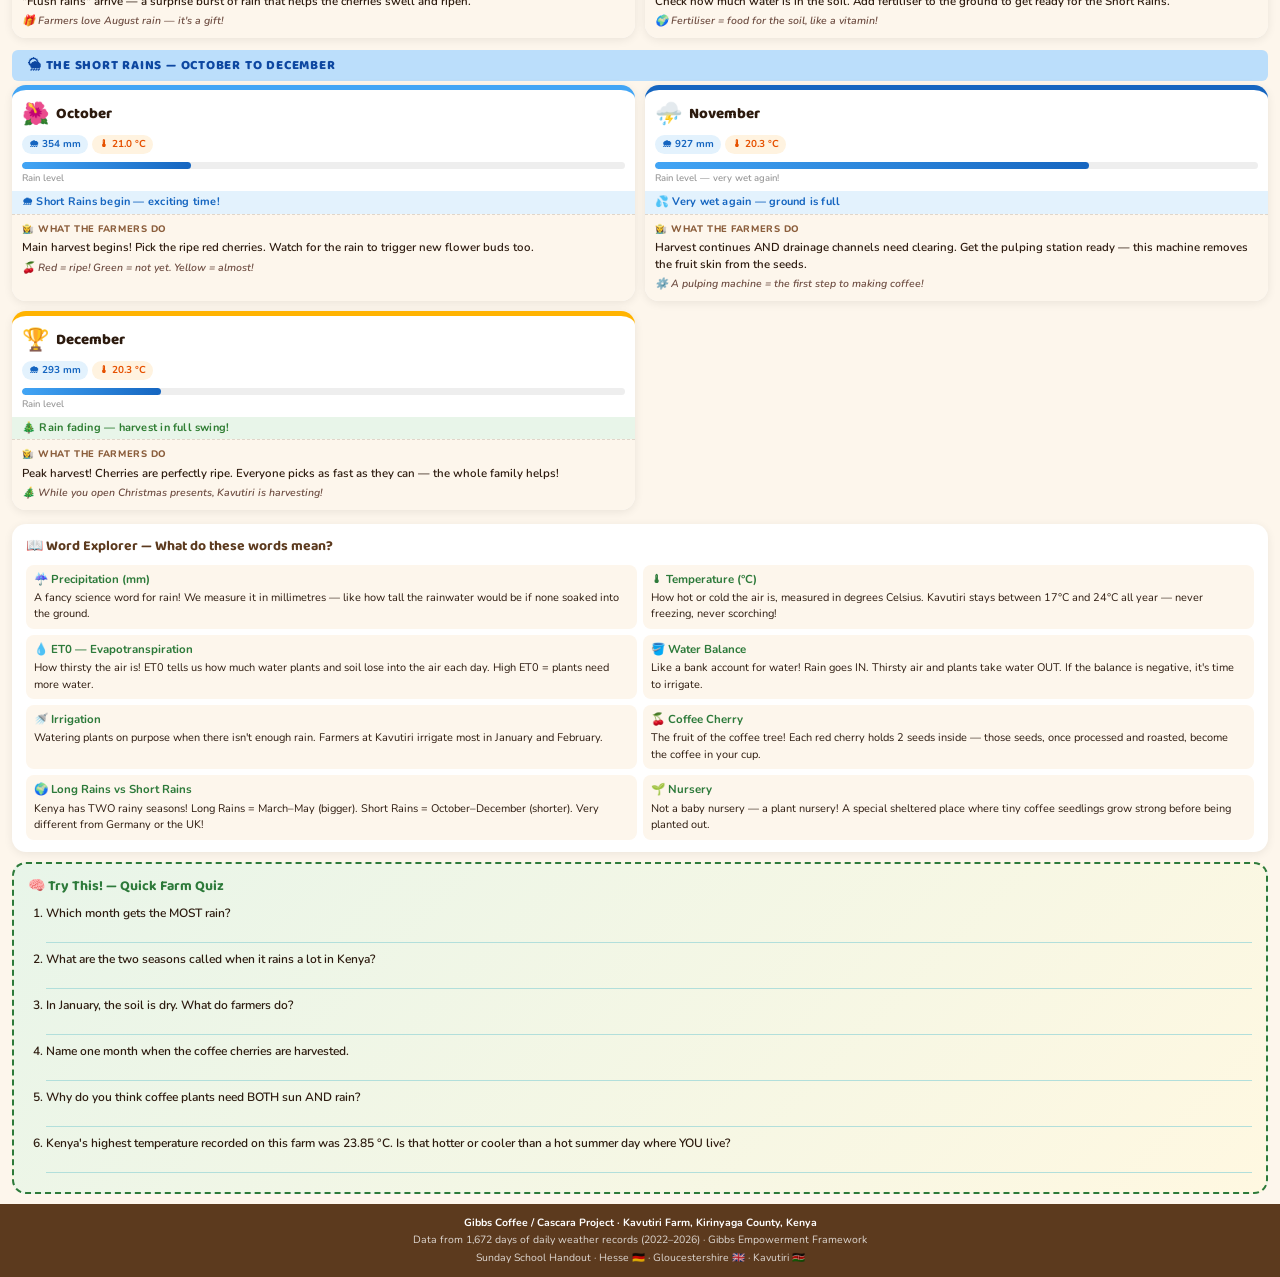
<file: kavutiri_farm_calendar_kids.html>
<!DOCTYPE html>
<html lang="en">
<head>
<meta charset="UTF-8">
<meta name="viewport" content="width=device-width, initial-scale=1.0">
<title>Kavutiri Farm — A Year on the Coffee Farm</title>
<style>
  @import url('https://fonts.googleapis.com/css2?family=Baloo+2:wght@400;600;800&family=Nunito:wght@400;600;700&display=swap');

  :root {
    --soil:     #5C3A1E;
    --bark:     #8B5E3C;
    --leaf:     #2D7A3A;
    --leaf-lt:  #4CAF61;
    --cherry:   #C0392B;
    --cherry-lt:#E74C3C;
    --sky:      #2980B9;
    --sky-lt:   #5DADE2;
    --sun:      #F1C40F;
    --sun-lt:   #F9E547;
    --cream:    #FDF6EC;
    --ink:      #2C1A0E;
    --mist:     #EAF4FF;
  }

  * { box-sizing: border-box; margin: 0; padding: 0; }

  body {
    font-family: 'Nunito', sans-serif;
    background: var(--cream);
    color: var(--ink);
    font-size: 14px;
    line-height: 1.5;
  }

  /* ── COVER ─────────────────────────────────────── */
  .cover {
    background: linear-gradient(160deg, #1B6B30 0%, #2D7A3A 45%, #5C3A1E 100%);
    color: white;
    text-align: center;
    padding: 32px 24px 28px;
    position: relative;
    overflow: hidden;
  }
  .cover::before {
    content: '';
    position: absolute; inset: 0;
    background: url("data:image/svg+xml,%3Csvg width='60' height='60' viewBox='0 0 60 60' xmlns='http://www.w3.org/2000/svg'%3E%3Cg fill='none' stroke='rgba(255,255,255,0.06)' stroke-width='1'%3E%3Ccircle cx='30' cy='30' r='20'/%3E%3Ccircle cx='30' cy='30' r='10'/%3E%3C/g%3E%3C/svg%3E");
    background-size: 60px 60px;
  }
  .cover-emoji { font-size: 52px; display: block; margin-bottom: 8px; }
  .cover h1 {
    font-family: 'Baloo 2', cursive;
    font-size: 26px;
    font-weight: 800;
    text-shadow: 0 2px 8px rgba(0,0,0,0.4);
    line-height: 1.2;
    margin-bottom: 6px;
  }
  .cover .subtitle {
    font-size: 13px;
    opacity: 0.88;
    font-weight: 600;
    letter-spacing: 0.03em;
  }
  .cover .flags {
    margin-top: 12px;
    font-size: 26px;
    letter-spacing: 4px;
  }
  .cover .tagline {
    margin-top: 10px;
    background: rgba(255,255,255,0.15);
    border-radius: 20px;
    display: inline-block;
    padding: 4px 14px;
    font-size: 12px;
    font-weight: 700;
    letter-spacing: 0.04em;
  }

  /* ── INTRO BOX ───────────────────────────────────── */
  .intro {
    background: white;
    margin: 14px 12px;
    border-radius: 14px;
    padding: 14px 16px;
    border-left: 5px solid var(--leaf);
    box-shadow: 0 2px 10px rgba(0,0,0,0.07);
  }
  .intro h2 {
    font-family: 'Baloo 2', cursive;
    font-size: 15px;
    color: var(--leaf);
    margin-bottom: 6px;
  }
  .intro p { font-size: 13px; margin-bottom: 6px; }
  .intro p:last-child { margin-bottom: 0; }

  /* ── LEGEND ───────────────────────────────────────── */
  .legend {
    display: flex;
    flex-wrap: wrap;
    gap: 6px;
    margin: 0 12px 12px;
  }
  .legend-item {
    display: flex; align-items: center; gap: 5px;
    background: white;
    border-radius: 20px;
    padding: 4px 10px;
    font-size: 11.5px;
    font-weight: 700;
    box-shadow: 0 1px 5px rgba(0,0,0,0.09);
  }
  .dot { width: 10px; height: 10px; border-radius: 50%; flex-shrink: 0; }

  /* ── SEASON HEADERS ───────────────────────────────── */
  .season-header {
    font-family: 'Baloo 2', cursive;
    font-size: 13px;
    font-weight: 800;
    letter-spacing: 0.06em;
    text-transform: uppercase;
    padding: 6px 16px;
    margin: 6px 12px 4px;
    border-radius: 6px;
    display: flex;
    align-items: center;
    gap: 7px;
  }
  .season-header.long-rains  { background: #D6EFD8; color: #1B5E20; }
  .season-header.short-rains { background: #BBDEFB; color: #0D47A1; }
  .season-header.cool-dry    { background: #FFF8E1; color: #E65100; }
  .season-header.hot-dry     { background: #FCE4EC; color: #880E4F; }

  /* ── MONTH CARDS ──────────────────────────────────── */
  .months-grid {
    display: grid;
    grid-template-columns: 1fr 1fr;
    gap: 10px;
    padding: 0 12px 6px;
  }

  .month-card {
    background: white;
    border-radius: 14px;
    overflow: hidden;
    box-shadow: 0 2px 10px rgba(0,0,0,0.08);
    border-top: 5px solid var(--leaf);
    display: flex;
    flex-direction: column;
  }

  .month-card.rain-high  { border-top-color: #1565C0; }
  .month-card.rain-med   { border-top-color: #42A5F5; }
  .month-card.rain-low   { border-top-color: #FFB300; }
  .month-card.rain-dry   { border-top-color: #EF6C00; }

  .month-head {
    padding: 8px 10px 4px;
    display: flex;
    align-items: center;
    gap: 7px;
  }
  .month-emoji { font-size: 22px; }
  .month-name {
    font-family: 'Baloo 2', cursive;
    font-size: 15px;
    font-weight: 800;
    color: var(--ink);
  }

  .month-badges {
    display: flex;
    flex-wrap: wrap;
    gap: 4px;
    padding: 0 10px 6px;
  }
  .badge {
    font-size: 10px;
    font-weight: 700;
    padding: 2px 7px;
    border-radius: 10px;
    display: inline-flex;
    align-items: center;
    gap: 3px;
  }
  .badge.rain  { background: #E3F2FD; color: #1565C0; }
  .badge.temp  { background: #FFF3E0; color: #E65100; }
  .badge.water { background: #E8F5E9; color: #2E7D32; }

  .month-status {
    font-size: 11px;
    font-weight: 700;
    padding: 3px 10px;
    letter-spacing: 0.02em;
  }
  .status-dry     { background: #FFF3E0; color: #E65100; }
  .status-wet     { background: #E3F2FD; color: #1565C0; }
  .status-balance { background: #F3E5F5; color: #6A1B9A; }
  .status-ok      { background: #E8F5E9; color: #2E7D32; }

  .month-action {
    background: var(--cream);
    padding: 7px 10px 9px;
    flex: 1;
    border-top: 1px dashed #E0D6CA;
  }
  .month-action .label {
    font-size: 9.5px;
    font-weight: 800;
    letter-spacing: 0.06em;
    text-transform: uppercase;
    color: var(--bark);
    margin-bottom: 3px;
  }
  .month-action p {
    font-size: 11.5px;
    font-weight: 600;
    color: var(--ink);
    line-height: 1.45;
  }
  .month-action .fun-note {
    margin-top: 4px;
    font-size: 10.5px;
    color: #6D4C41;
    font-style: italic;
  }

  /* ── WATER METER ───────────────────────────────────── */
  .rain-bar-wrap {
    padding: 2px 10px 6px;
  }
  .rain-bar-track {
    height: 7px;
    background: #EEE;
    border-radius: 4px;
    overflow: hidden;
  }
  .rain-bar-fill {
    height: 100%;
    border-radius: 4px;
    background: linear-gradient(90deg, #42A5F5, #1565C0);
    transition: width 0.3s;
  }
  .rain-bar-label {
    font-size: 9.5px;
    color: #999;
    margin-top: 2px;
    font-weight: 600;
  }

  /* ── GLOSSARY ───────────────────────────────────────── */
  .glossary {
    margin: 8px 12px 10px;
    background: white;
    border-radius: 14px;
    padding: 12px 14px;
    box-shadow: 0 2px 10px rgba(0,0,0,0.07);
  }
  .glossary h2 {
    font-family: 'Baloo 2', cursive;
    font-size: 14px;
    color: var(--soil);
    margin-bottom: 8px;
  }
  .glossary-grid {
    display: grid;
    grid-template-columns: 1fr 1fr;
    gap: 6px;
  }
  .glossary-item {
    background: var(--cream);
    border-radius: 8px;
    padding: 6px 8px;
    font-size: 11px;
  }
  .glossary-item strong {
    display: block;
    font-size: 11.5px;
    color: var(--leaf);
    margin-bottom: 2px;
  }

  /* ── QUIZ ───────────────────────────────────────────── */
  .quiz {
    margin: 0 12px 10px;
    background: linear-gradient(135deg, #E8F5E9, #FFF8E1);
    border-radius: 14px;
    padding: 12px 14px;
    border: 2px dashed var(--leaf);
  }
  .quiz h2 {
    font-family: 'Baloo 2', cursive;
    font-size: 14px;
    color: var(--leaf);
    margin-bottom: 7px;
  }
  .quiz ol {
    padding-left: 18px;
  }
  .quiz li {
    font-size: 12px;
    margin-bottom: 7px;
    font-weight: 600;
  }
  .quiz .answer-space {
    border-bottom: 1.5px solid #B2DFDB;
    margin-top: 3px;
    height: 18px;
    display: block;
  }

  /* ── FOOTER ─────────────────────────────────────────── */
  .footer {
    background: var(--soil);
    color: rgba(255,255,255,0.8);
    text-align: center;
    padding: 10px 16px;
    font-size: 10.5px;
    line-height: 1.7;
  }
  .footer strong { color: white; }

  /* ── PRINT ───────────────────────────────────────────── */
  @media print {
    body { background: white; }
    .cover { -webkit-print-color-adjust: exact; print-color-adjust: exact; }
    .month-card, .season-header, .badge, .glossary, .quiz, .footer {
      -webkit-print-color-adjust: exact; print-color-adjust: exact;
    }
  }
</style>
</head>
<body>

<!-- COVER -->
<div class="cover">
  <span class="cover-emoji">☕🌿🍒</span>
  <h1>A Year on the Coffee Farm</h1>
  <div class="subtitle">Kavutiri Farm · Kirinyaga County, Kenya</div>
  <div class="flags">🇩🇪 🇬🇧 🇰🇪</div>
  <div class="tagline">Sunday School Discovery Handout · Ages 8–11</div>
</div>

<!-- INTRO -->
<div class="intro">
  <h2>🌍 Hello from Three Countries!</h2>
  <p>Whether you are reading this in <strong>Hesse (Germany)</strong>, <strong>Gloucestershire (UK)</strong>, or right here in <strong>Kavutiri, Kenya</strong> — you are all connected to the same amazing farm where real coffee cherries grow!</p>
  <p>This farm sits in the highlands of Kenya at about 1,600 metres above sea level. That's higher than most mountains in the UK! The farmers here watch the weather <strong>every single day</strong> to know when to water, when to harvest, and when to protect their plants. Let's follow the farm through its whole year! 🗓️</p>
</div>

<!-- LEGEND -->
<div class="legend">
  <div class="legend-item"><span class="dot" style="background:#1565C0"></span>Lots of rain</div>
  <div class="legend-item"><span class="dot" style="background:#42A5F5"></span>Some rain</div>
  <div class="legend-item"><span class="dot" style="background:#FFB300"></span>A little rain</div>
  <div class="legend-item"><span class="dot" style="background:#EF6C00"></span>Very dry</div>
  <div class="legend-item"><span class="dot" style="background:#C0392B"></span>Harvest time!</div>
</div>

<!-- ────── HOT DRY SEASON ────── -->
<div class="season-header hot-dry">☀️ Dry &amp; Warm Season — Jan to Feb</div>

<div class="months-grid">

  <!-- JANUARY -->
  <div class="month-card rain-dry">
    <div class="month-head">
      <span class="month-emoji">🌵</span>
      <span class="month-name">January</span>
    </div>
    <div class="month-badges">
      <span class="badge rain">🌧 239 mm</span>
      <span class="badge temp">🌡 20.7 °C</span>
    </div>
    <div class="rain-bar-wrap">
      <div class="rain-bar-track"><div class="rain-bar-fill" style="width:19%"></div></div>
      <div class="rain-bar-label">Rain level (out of max 1,280 mm)</div>
    </div>
    <div class="month-status status-dry">💧 Thirsty time — soil is drying out</div>
    <div class="month-action">
      <div class="label">👩‍🌾 What the farmers do</div>
      <p>Water the plants by hand (irrigation). Get tiny seedlings ready in the nursery.</p>
      <p class="fun-note">☁️ Germany &amp; UK: You might have snow right now!</p>
    </div>
  </div>

  <!-- FEBRUARY -->
  <div class="month-card rain-dry">
    <div class="month-head">
      <span class="month-emoji">🌸</span>
      <span class="month-name">February</span>
    </div>
    <div class="month-badges">
      <span class="badge rain">🌧 331 mm</span>
      <span class="badge temp">🌡 21.8 °C</span>
    </div>
    <div class="rain-bar-wrap">
      <div class="rain-bar-track"><div class="rain-bar-fill" style="width:26%"></div></div>
      <div class="rain-bar-label">Rain level</div>
    </div>
    <div class="month-status status-dry">🔆 Hottest month — plants need the most water</div>
    <div class="month-action">
      <div class="label">👩‍🌾 What the farmers do</div>
      <p>Keep watering lots — this is the driest, hottest month. Watch closely for the first tiny white flowers on the coffee trees!</p>
      <p class="fun-note">🌸 Coffee flowers smell like jasmine. Amazing!</p>
    </div>
  </div>

</div><!-- /months-grid -->

<!-- ────── LONG RAINS ────── -->
<div class="season-header long-rains">🌧 The Long Rains — March to May</div>

<div class="months-grid">

  <!-- MARCH -->
  <div class="month-card rain-med">
    <div class="month-head">
      <span class="month-emoji">🌱</span>
      <span class="month-name">March</span>
    </div>
    <div class="month-badges">
      <span class="badge rain">🌧 630 mm</span>
      <span class="badge temp">🌡 21.8 °C</span>
    </div>
    <div class="rain-bar-wrap">
      <div class="rain-bar-track"><div class="rain-bar-fill" style="width:49%"></div></div>
      <div class="rain-bar-label">Rain level</div>
    </div>
    <div class="month-status status-wet">🎉 Rain is arriving! Soil is filling up with water</div>
    <div class="month-action">
      <div class="label">👩‍🌾 What the farmers do</div>
      <p>Stop watering — the sky is doing it! Watch out for plant diseases that love the wet weather.</p>
      <p class="fun-note">🌿 New leaves shoot out everywhere this month.</p>
    </div>
  </div>

  <!-- APRIL -->
  <div class="month-card rain-high">
    <div class="month-head">
      <span class="month-emoji">🌊</span>
      <span class="month-name">April</span>
    </div>
    <div class="month-badges">
      <span class="badge rain">🌧 1,280 mm</span>
      <span class="badge temp">🌡 20.9 °C</span>
    </div>
    <div class="rain-bar-wrap">
      <div class="rain-bar-track"><div class="rain-bar-fill" style="width:100%"></div></div>
      <div class="rain-bar-label">Rain level — the WET month!</div>
    </div>
    <div class="month-status status-wet">💦 SOAKING! Soil is full — water is running off</div>
    <div class="month-action">
      <div class="label">👩‍🌾 What the farmers do</div>
      <p>Dig channels so extra water doesn't wash away the good soil. Very busy with erosion control!</p>
      <p class="fun-note">🌧 April gets MORE rain than the UK gets ALL YEAR!</p>
    </div>
  </div>

  <!-- MAY -->
  <div class="month-card rain-med">
    <div class="month-head">
      <span class="month-emoji">🍒</span>
      <span class="month-name">May</span>
    </div>
    <div class="month-badges">
      <span class="badge rain">🌧 586 mm</span>
      <span class="badge temp">🌡 20.5 °C</span>
    </div>
    <div class="rain-bar-wrap">
      <div class="rain-bar-track"><div class="rain-bar-fill" style="width:46%"></div></div>
      <div class="rain-bar-label">Rain level</div>
    </div>
    <div class="month-status status-ok">✅ Rain slowing down — still plenty in the soil</div>
    <div class="month-action">
      <div class="label">👩‍🌾 What the farmers do</div>
      <p>The Long Rains are ending. Coffee cherries are growing bigger every day!</p>
      <p class="fun-note">🍒 A coffee cherry takes 5–6 months to ripen.</p>
    </div>
  </div>

</div>

<!-- ────── COOL DRY ────── -->
<div class="season-header cool-dry">🌬 Cool &amp; Dry Season — June to September</div>

<div class="months-grid">

  <!-- JUNE -->
  <div class="month-card rain-low">
    <div class="month-head">
      <span class="month-emoji">🌬️</span>
      <span class="month-name">June</span>
    </div>
    <div class="month-badges">
      <span class="badge rain">🌧 206 mm</span>
      <span class="badge temp">🌡 19.4 °C</span>
    </div>
    <div class="rain-bar-wrap">
      <div class="rain-bar-track"><div class="rain-bar-fill" style="width:16%"></div></div>
      <div class="rain-bar-label">Rain level</div>
    </div>
    <div class="month-status status-dry">🌤 Getting drier — a little extra watering needed</div>
    <div class="month-action">
      <div class="label">👩‍🌾 What the farmers do</div>
      <p>Start light watering again. Watch out for the coffee berry borer — a tiny beetle that can damage the cherries!</p>
      <p class="fun-note">🐛 Farmers look out for tiny beetles called CBB.</p>
    </div>
  </div>

  <!-- JULY -->
  <div class="month-card rain-low">
    <div class="month-head">
      <span class="month-emoji">😴</span>
      <span class="month-name">July</span>
    </div>
    <div class="month-badges">
      <span class="badge rain">🌧 305 mm</span>
      <span class="badge temp">🌡 18.8 °C</span>
    </div>
    <div class="rain-bar-wrap">
      <div class="rain-bar-track"><div class="rain-bar-fill" style="width:24%"></div></div>
      <div class="rain-bar-label">Rain level</div>
    </div>
    <div class="month-status status-balance">🌿 Balanced — rain and thirst nearly equal</div>
    <div class="month-action">
      <div class="label">👩‍🌾 What the farmers do</div>
      <p>Very little irrigation needed! The plants are resting and growing slowly. Coolest month of the year.</p>
      <p class="fun-note">❄️ Kenyans call this cool season "Julai" (July)!</p>
    </div>
  </div>

  <!-- AUGUST -->
  <div class="month-card rain-low">
    <div class="month-head">
      <span class="month-emoji">🌦️</span>
      <span class="month-name">August</span>
    </div>
    <div class="month-badges">
      <span class="badge rain">🌧 472 mm</span>
      <span class="badge temp">🌡 18.8 °C</span>
    </div>
    <div class="rain-bar-wrap">
      <div class="rain-bar-track"><div class="rain-bar-fill" style="width:37%"></div></div>
      <div class="rain-bar-label">Rain level</div>
    </div>
    <div class="month-status status-ok">💧 Surprise rain! Soil getting a good drink</div>
    <div class="month-action">
      <div class="label">👩‍🌾 What the farmers do</div>
      <p>"Flush rains" arrive — a surprise burst of rain that helps the cherries swell and ripen.</p>
      <p class="fun-note">🎁 Farmers love August rain — it's a gift!</p>
    </div>
  </div>

  <!-- SEPTEMBER -->
  <div class="month-card rain-low">
    <div class="month-head">
      <span class="month-emoji">🌤️</span>
      <span class="month-name">September</span>
    </div>
    <div class="month-badges">
      <span class="badge rain">🌧 280 mm</span>
      <span class="badge temp">🌡 20.2 °C</span>
    </div>
    <div class="rain-bar-wrap">
      <div class="rain-bar-track"><div class="rain-bar-fill" style="width:22%"></div></div>
      <div class="rain-bar-label">Rain level</div>
    </div>
    <div class="month-status status-balance">🔄 In-between season — farmers watch carefully</div>
    <div class="month-action">
      <div class="label">👩‍🌾 What the farmers do</div>
      <p>Check how much water is in the soil. Add fertiliser to the ground to get ready for the Short Rains.</p>
      <p class="fun-note">🌍 Fertiliser = food for the soil, like a vitamin!</p>
    </div>
  </div>

</div>

<!-- ────── SHORT RAINS ────── -->
<div class="season-header short-rains">🌦 The Short Rains — October to December</div>

<div class="months-grid">

  <!-- OCTOBER -->
  <div class="month-card rain-med">
    <div class="month-head">
      <span class="month-emoji">🌺</span>
      <span class="month-name">October</span>
    </div>
    <div class="month-badges">
      <span class="badge rain">🌧 354 mm</span>
      <span class="badge temp">🌡 21.0 °C</span>
    </div>
    <div class="rain-bar-wrap">
      <div class="rain-bar-track"><div class="rain-bar-fill" style="width:28%"></div></div>
      <div class="rain-bar-label">Rain level</div>
    </div>
    <div class="month-status status-wet">🌧 Short Rains begin — exciting time!</div>
    <div class="month-action">
      <div class="label">👩‍🌾 What the farmers do</div>
      <p>Main harvest begins! Pick the ripe red cherries. Watch for the rain to trigger new flower buds too.</p>
      <p class="fun-note">🍒 Red = ripe! Green = not yet. Yellow = almost!</p>
    </div>
  </div>

  <!-- NOVEMBER -->
  <div class="month-card rain-high">
    <div class="month-head">
      <span class="month-emoji">⛈️</span>
      <span class="month-name">November</span>
    </div>
    <div class="month-badges">
      <span class="badge rain">🌧 927 mm</span>
      <span class="badge temp">🌡 20.3 °C</span>
    </div>
    <div class="rain-bar-wrap">
      <div class="rain-bar-track"><div class="rain-bar-fill" style="width:72%"></div></div>
      <div class="rain-bar-label">Rain level — very wet again!</div>
    </div>
    <div class="month-status status-wet">💦 Very wet again — ground is full</div>
    <div class="month-action">
      <div class="label">👩‍🌾 What the farmers do</div>
      <p>Harvest continues AND drainage channels need clearing. Get the pulping station ready — this machine removes the fruit skin from the seeds.</p>
      <p class="fun-note">⚙️ A pulping machine = the first step to making coffee!</p>
    </div>
  </div>

  <!-- DECEMBER -->
  <div class="month-card rain-low">
    <div class="month-head">
      <span class="month-emoji">🏆</span>
      <span class="month-name">December</span>
    </div>
    <div class="month-badges">
      <span class="badge rain">🌧 293 mm</span>
      <span class="badge temp">🌡 20.3 °C</span>
    </div>
    <div class="rain-bar-wrap">
      <div class="rain-bar-track"><div class="rain-bar-fill" style="width:23%"></div></div>
      <div class="rain-bar-label">Rain level</div>
    </div>
    <div class="month-status status-ok">🎄 Rain fading — harvest in full swing!</div>
    <div class="month-action">
      <div class="label">👩‍🌾 What the farmers do</div>
      <p>Peak harvest! Cherries are perfectly ripe. Everyone picks as fast as they can — the whole family helps!</p>
      <p class="fun-note">🎄 While you open Christmas presents, Kavutiri is harvesting!</p>
    </div>
  </div>

</div>

<!-- GLOSSARY -->
<div class="glossary">
  <h2>📖 Word Explorer — What do these words mean?</h2>
  <div class="glossary-grid">
    <div class="glossary-item">
      <strong>☔ Precipitation (mm)</strong>
      A fancy science word for rain! We measure it in millimetres — like how tall the rainwater would be if none soaked into the ground.
    </div>
    <div class="glossary-item">
      <strong>🌡 Temperature (°C)</strong>
      How hot or cold the air is, measured in degrees Celsius. Kavutiri stays between 17°C and 24°C all year — never freezing, never scorching!
    </div>
    <div class="glossary-item">
      <strong>💧 ET0 — Evapotranspiration</strong>
      How thirsty the air is! ET0 tells us how much water plants and soil lose into the air each day. High ET0 = plants need more water.
    </div>
    <div class="glossary-item">
      <strong>🪣 Water Balance</strong>
      Like a bank account for water! Rain goes IN. Thirsty air and plants take water OUT. If the balance is negative, it's time to irrigate.
    </div>
    <div class="glossary-item">
      <strong>🚿 Irrigation</strong>
      Watering plants on purpose when there isn't enough rain. Farmers at Kavutiri irrigate most in January and February.
    </div>
    <div class="glossary-item">
      <strong>🍒 Coffee Cherry</strong>
      The fruit of the coffee tree! Each red cherry holds 2 seeds inside — those seeds, once processed and roasted, become the coffee in your cup.
    </div>
    <div class="glossary-item">
      <strong>🌍 Long Rains vs Short Rains</strong>
      Kenya has TWO rainy seasons! Long Rains = March–May (bigger). Short Rains = October–December (shorter). Very different from Germany or the UK!
    </div>
    <div class="glossary-item">
      <strong>🌱 Nursery</strong>
      Not a baby nursery — a plant nursery! A special sheltered place where tiny coffee seedlings grow strong before being planted out.
    </div>
  </div>
</div>

<!-- QUIZ -->
<div class="quiz">
  <h2>🧠 Try This! — Quick Farm Quiz</h2>
  <ol>
    <li>Which month gets the MOST rain? <span class="answer-space"></span></li>
    <li>What are the two seasons called when it rains a lot in Kenya? <span class="answer-space"></span></li>
    <li>In January, the soil is dry. What do farmers do? <span class="answer-space"></span></li>
    <li>Name one month when the coffee cherries are harvested. <span class="answer-space"></span></li>
    <li>Why do you think coffee plants need BOTH sun AND rain? <span class="answer-space"></span></li>
    <li>Kenya's highest temperature recorded on this farm was 23.85 °C. Is that hotter or cooler than a hot summer day where YOU live? <span class="answer-space"></span></li>
  </ol>
</div>

<!-- FOOTER -->
<div class="footer">
  <strong>Gibbs Coffee / Cascara Project · Kavutiri Farm, Kirinyaga County, Kenya</strong><br>
  Data from 1,672 days of daily weather records (2022–2026) · Gibbs Empowerment Framework<br>
  Sunday School Handout · Hesse 🇩🇪 · Gloucestershire 🇬🇧 · Kavutiri 🇰🇪
</div>

</body>
</html>
</file>
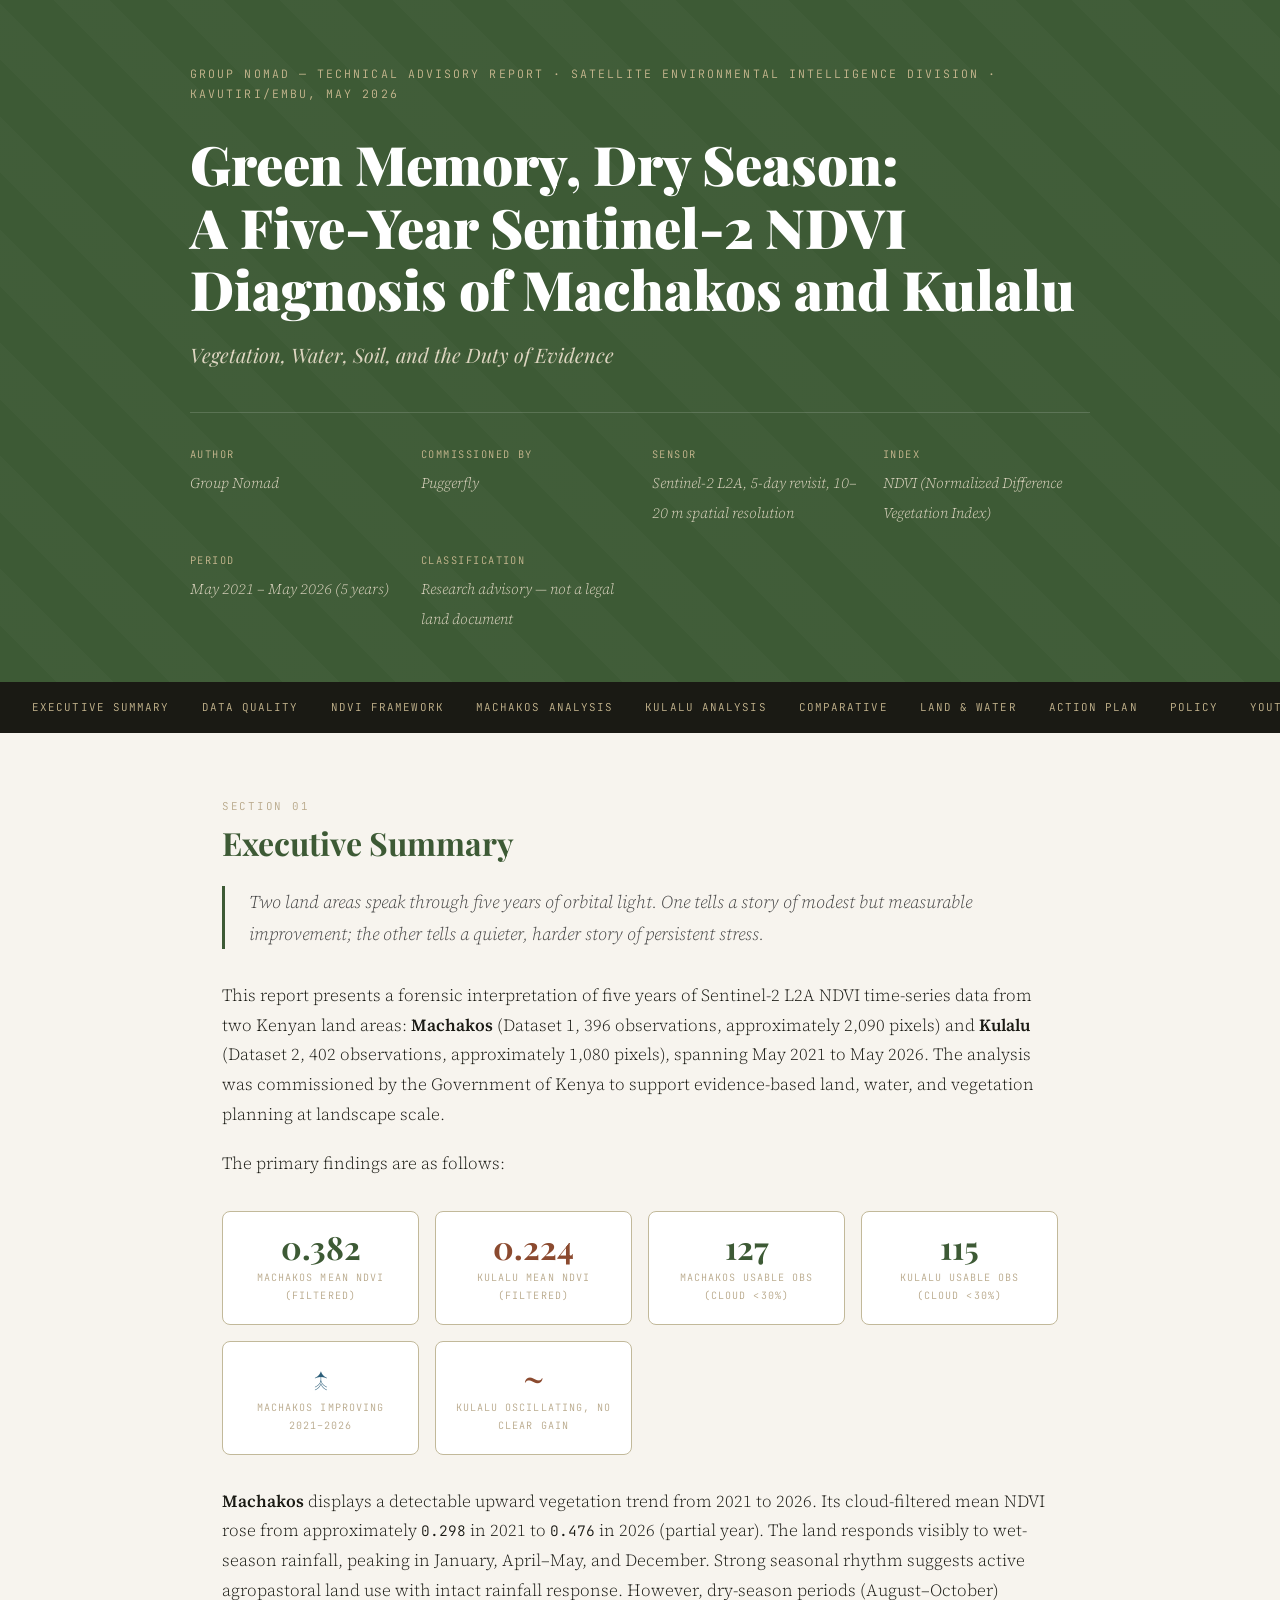
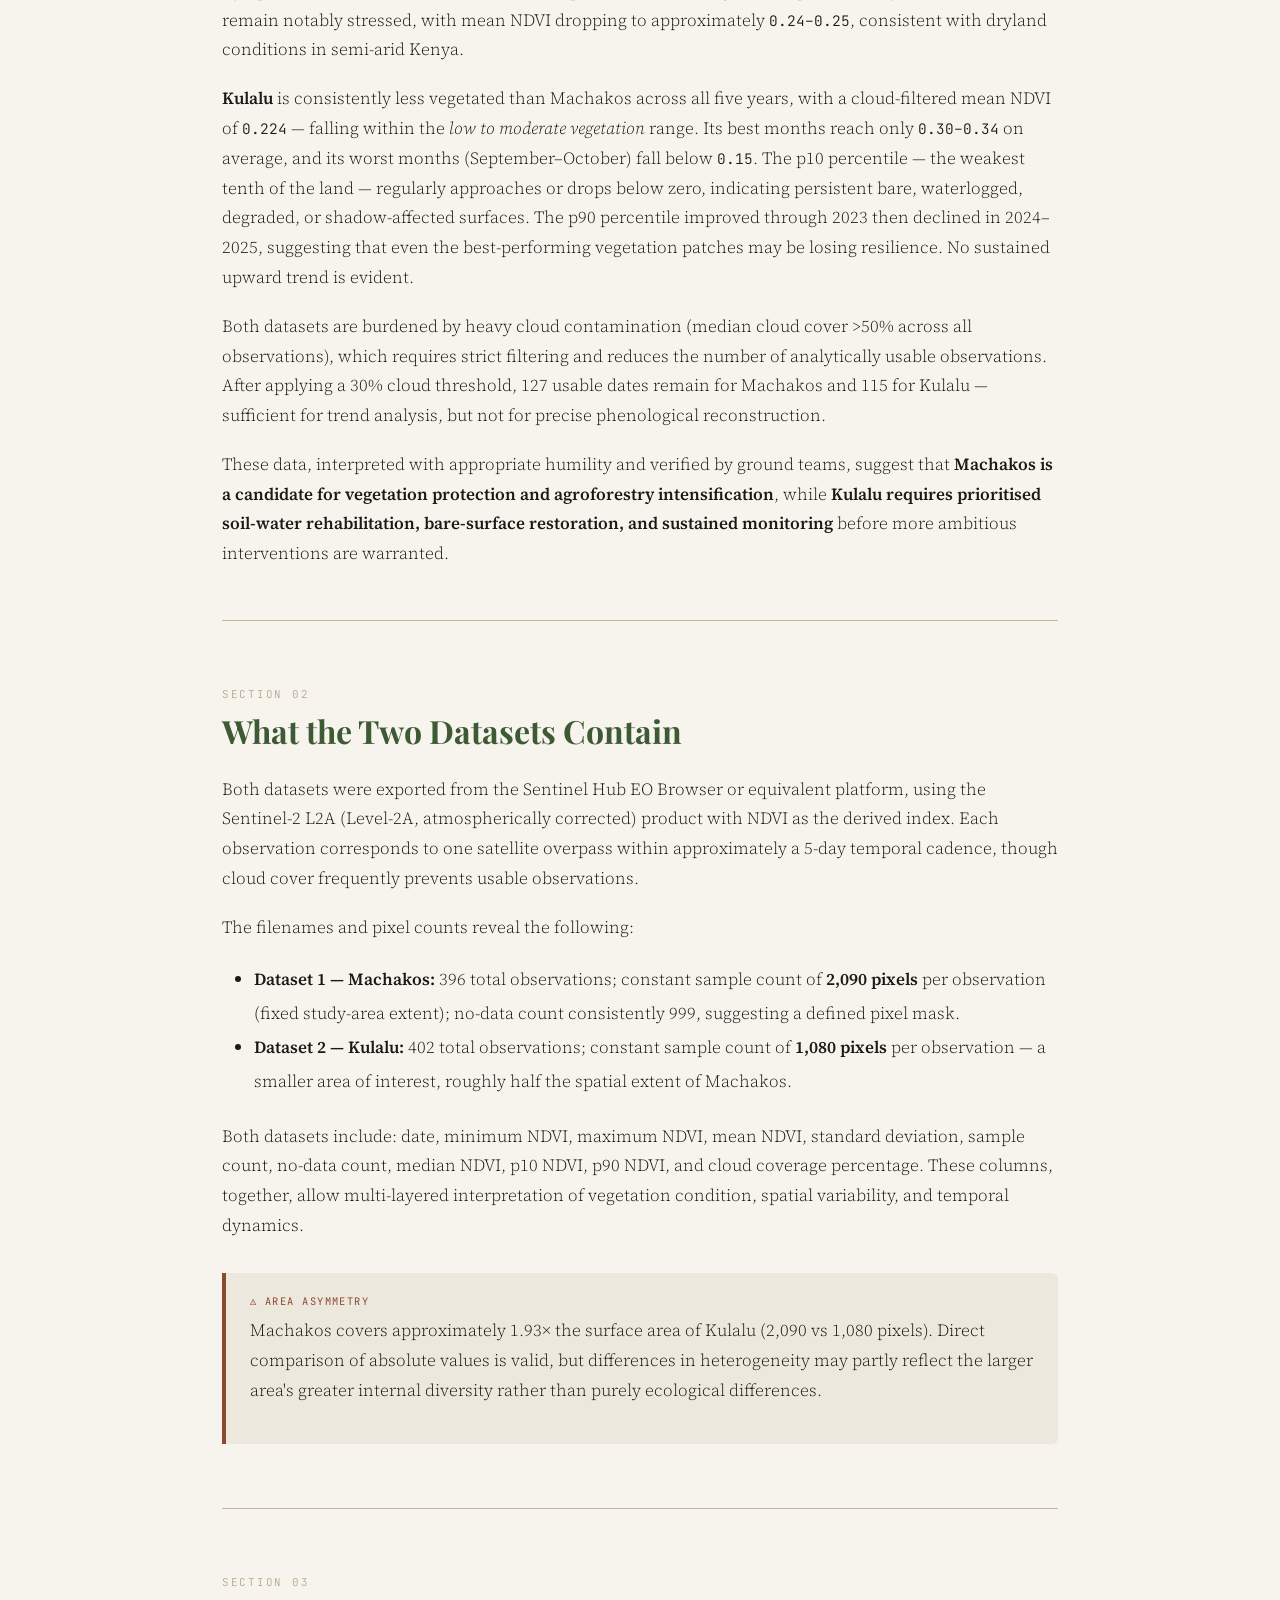
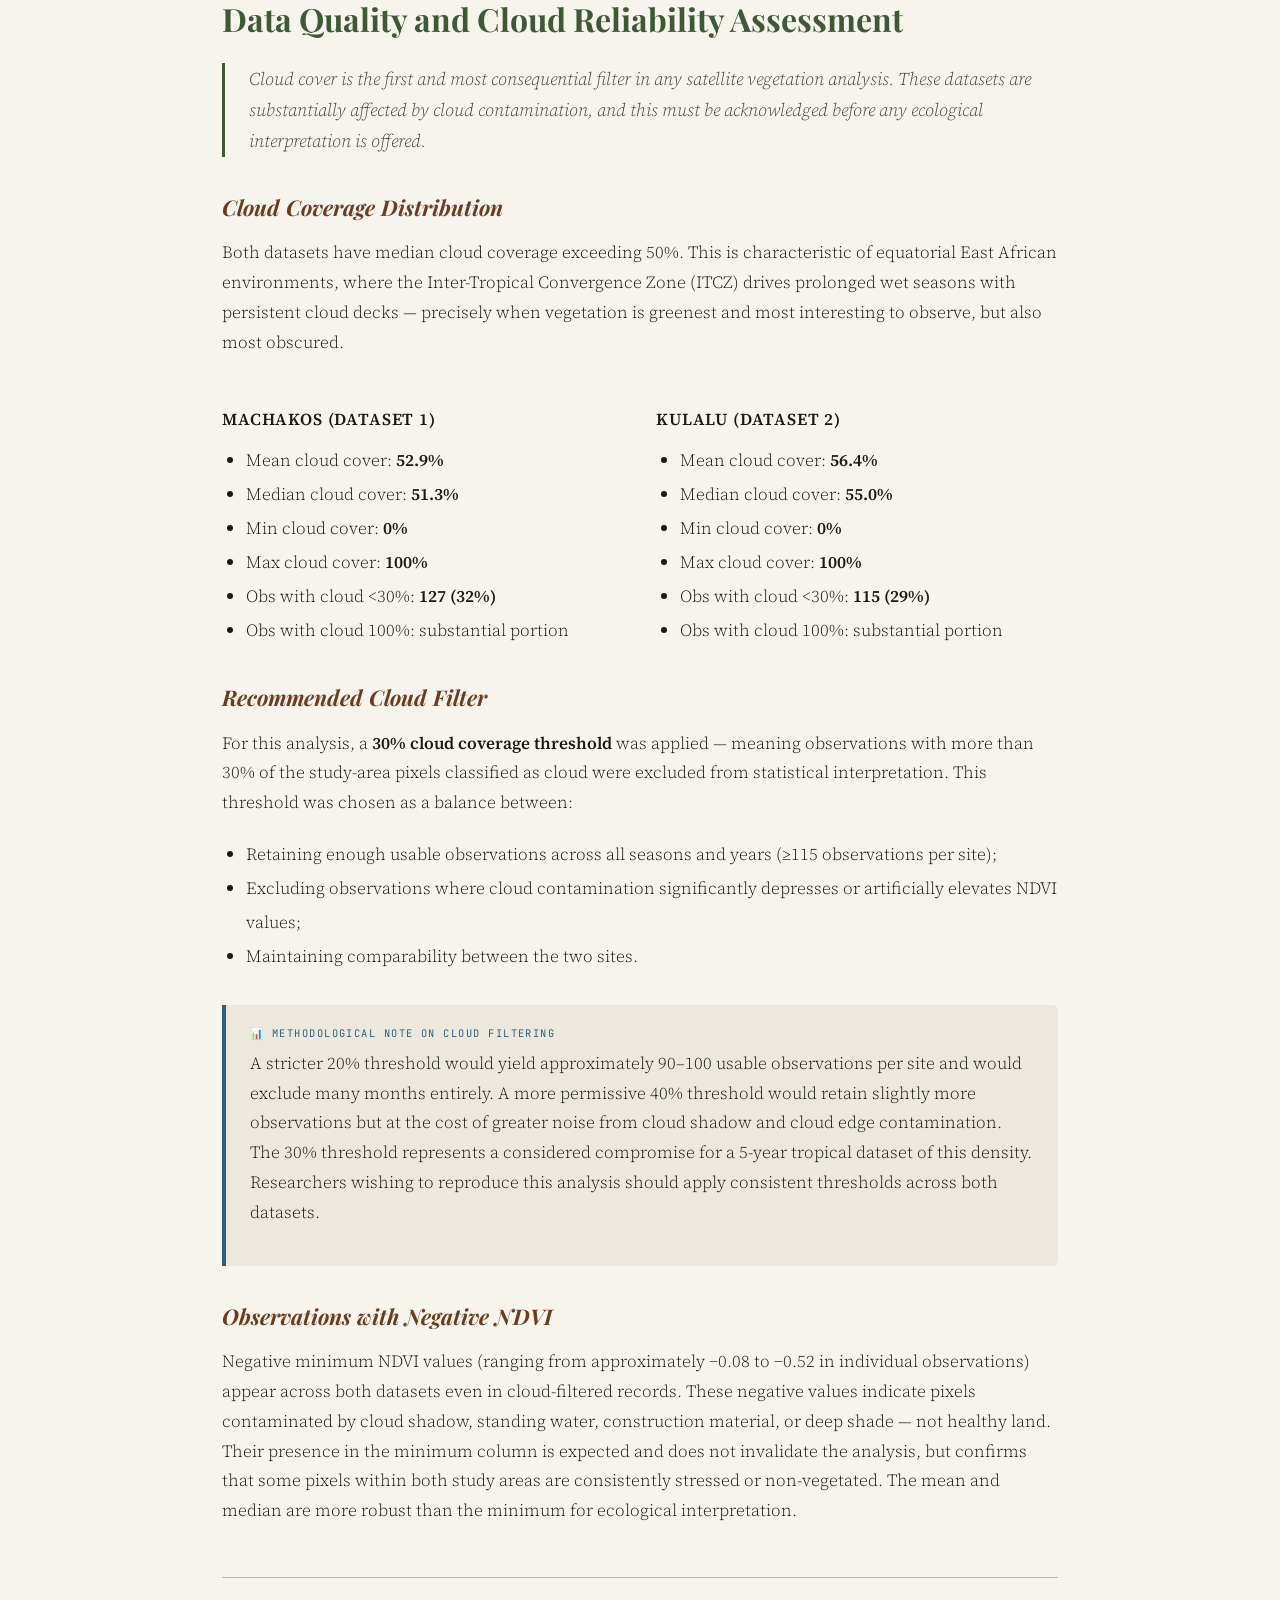
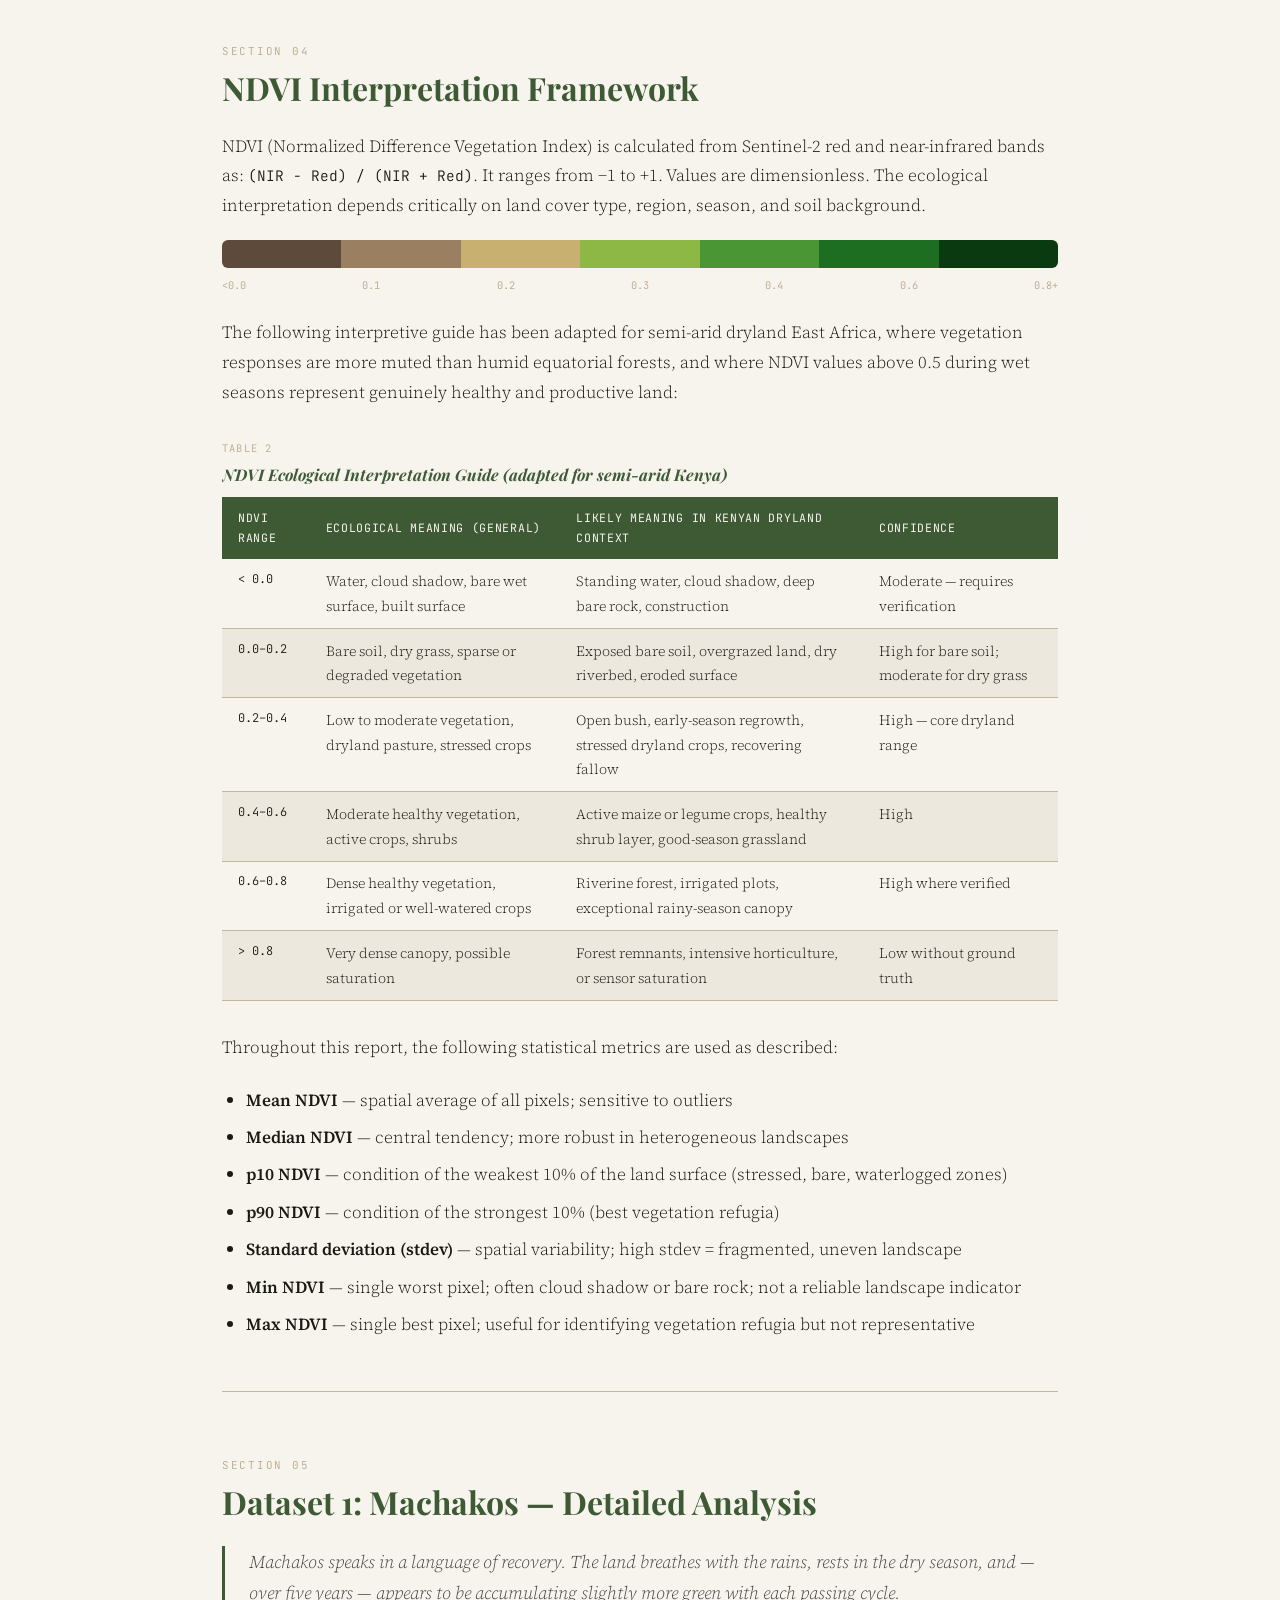
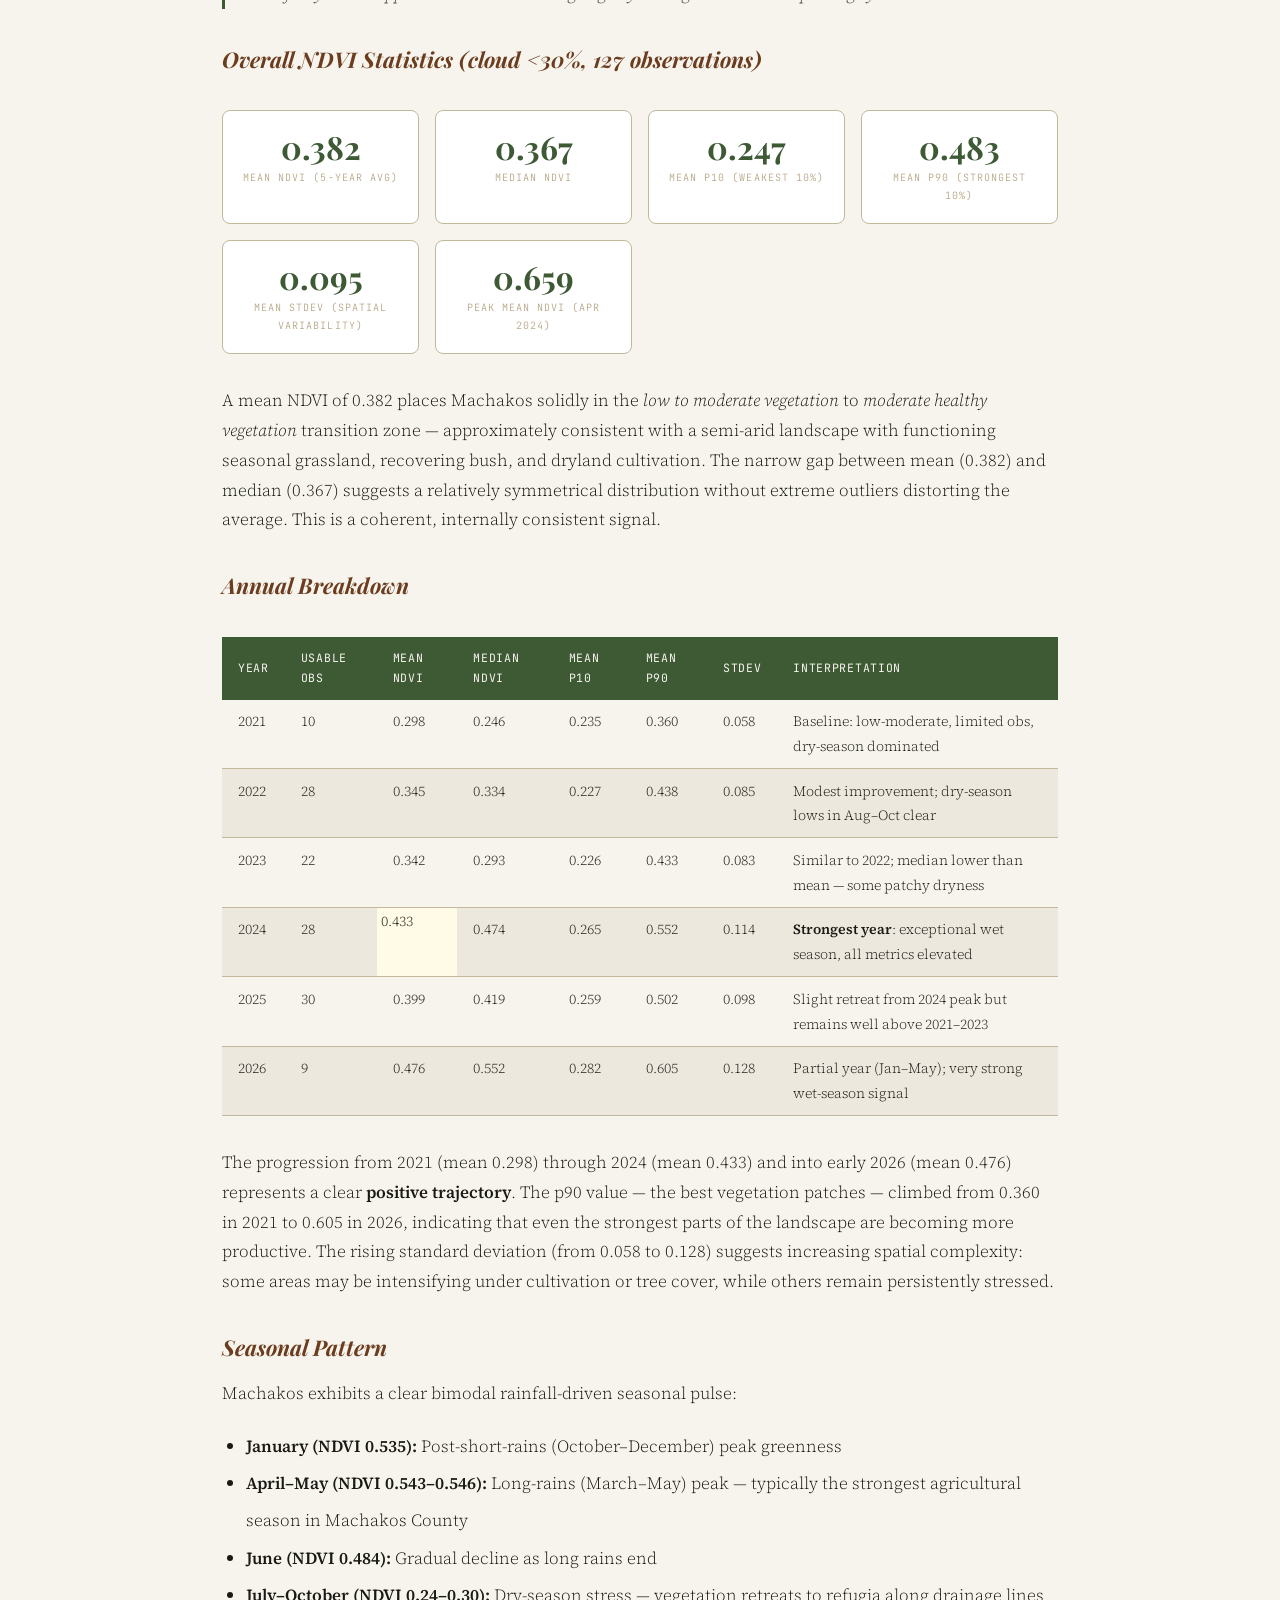
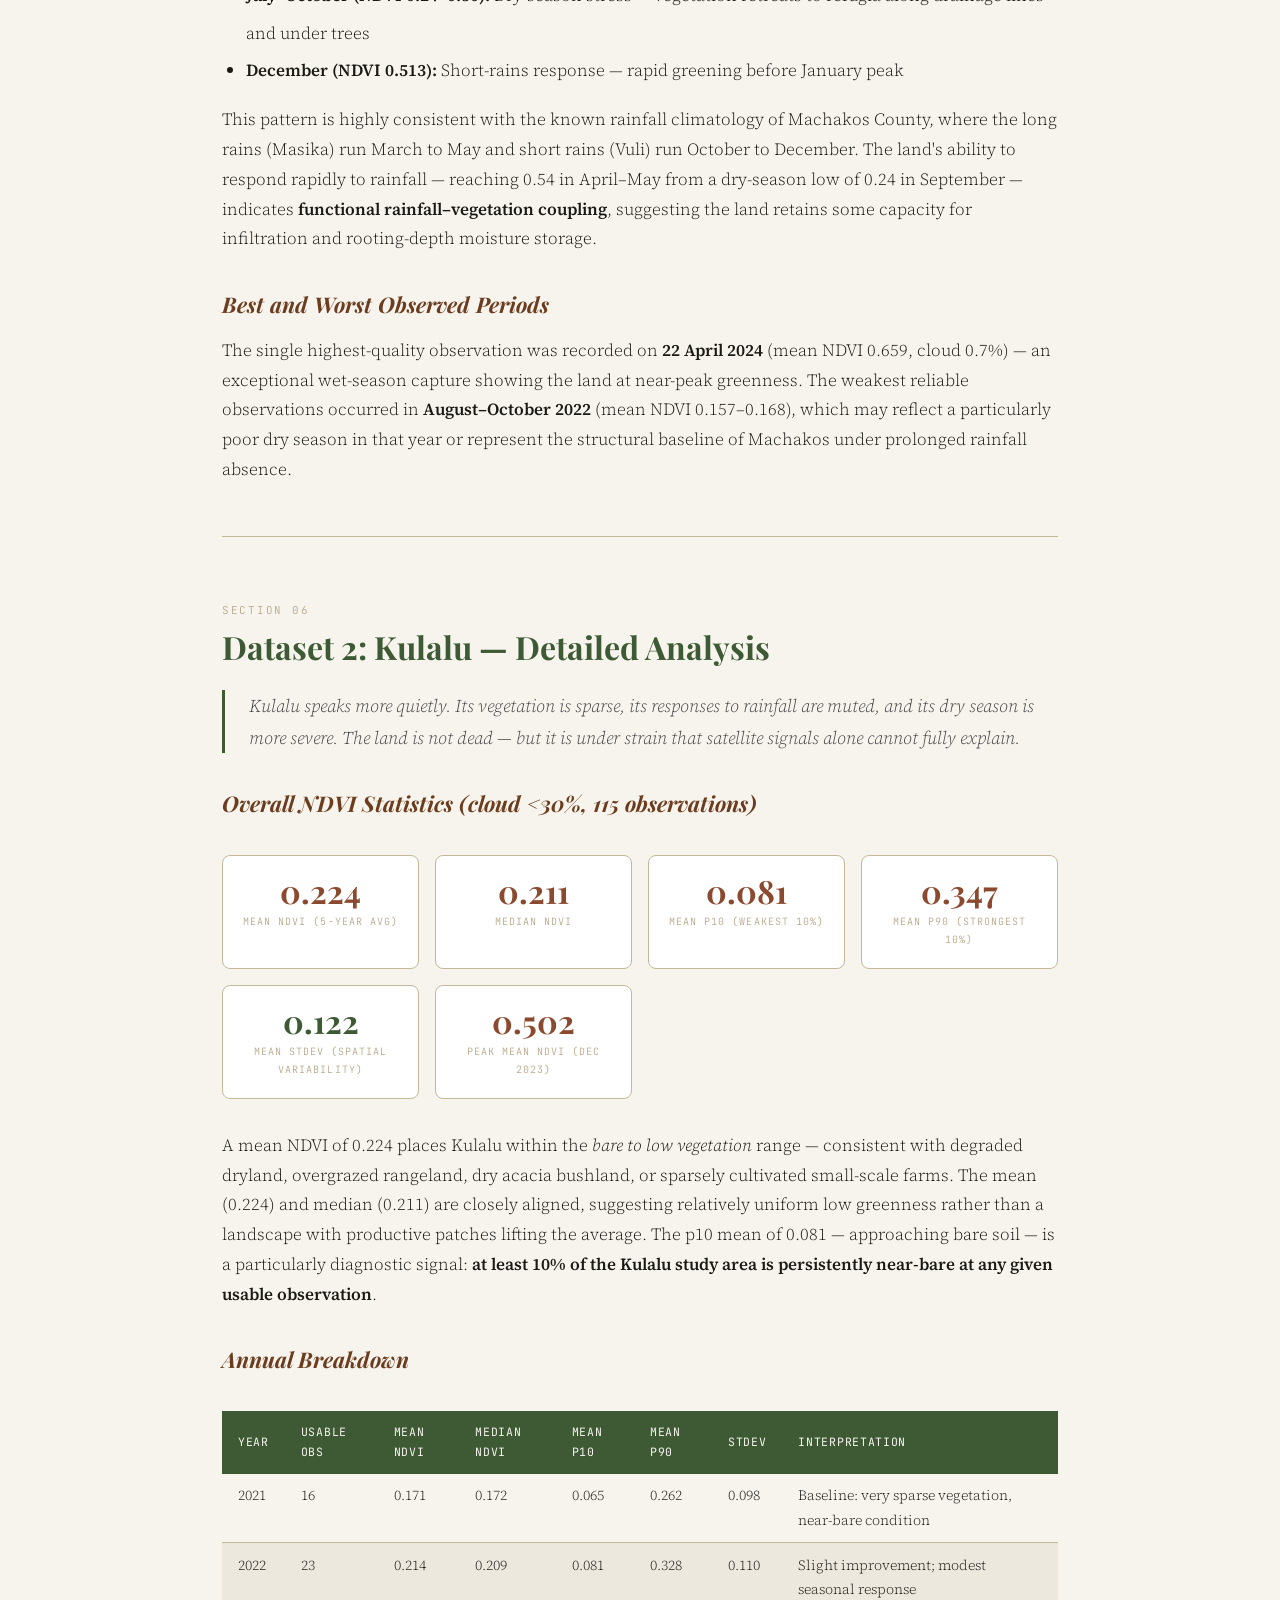
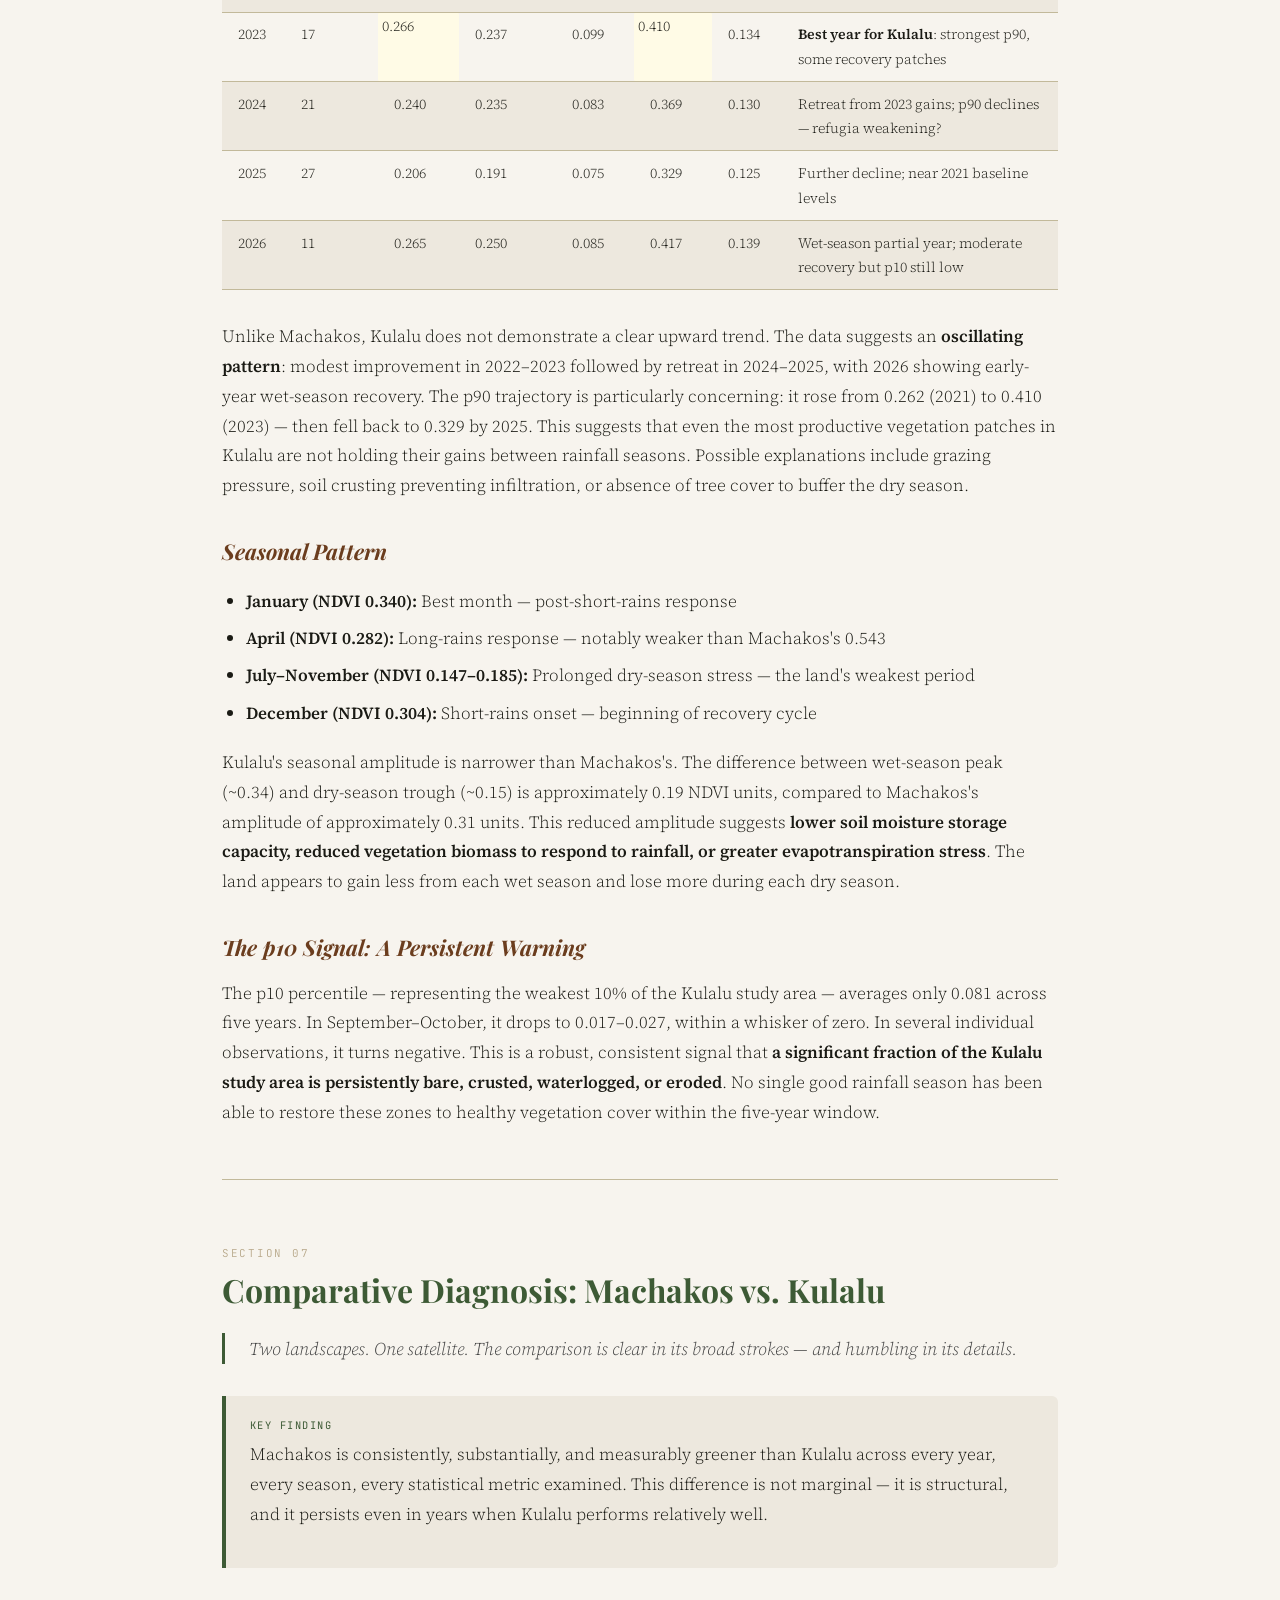
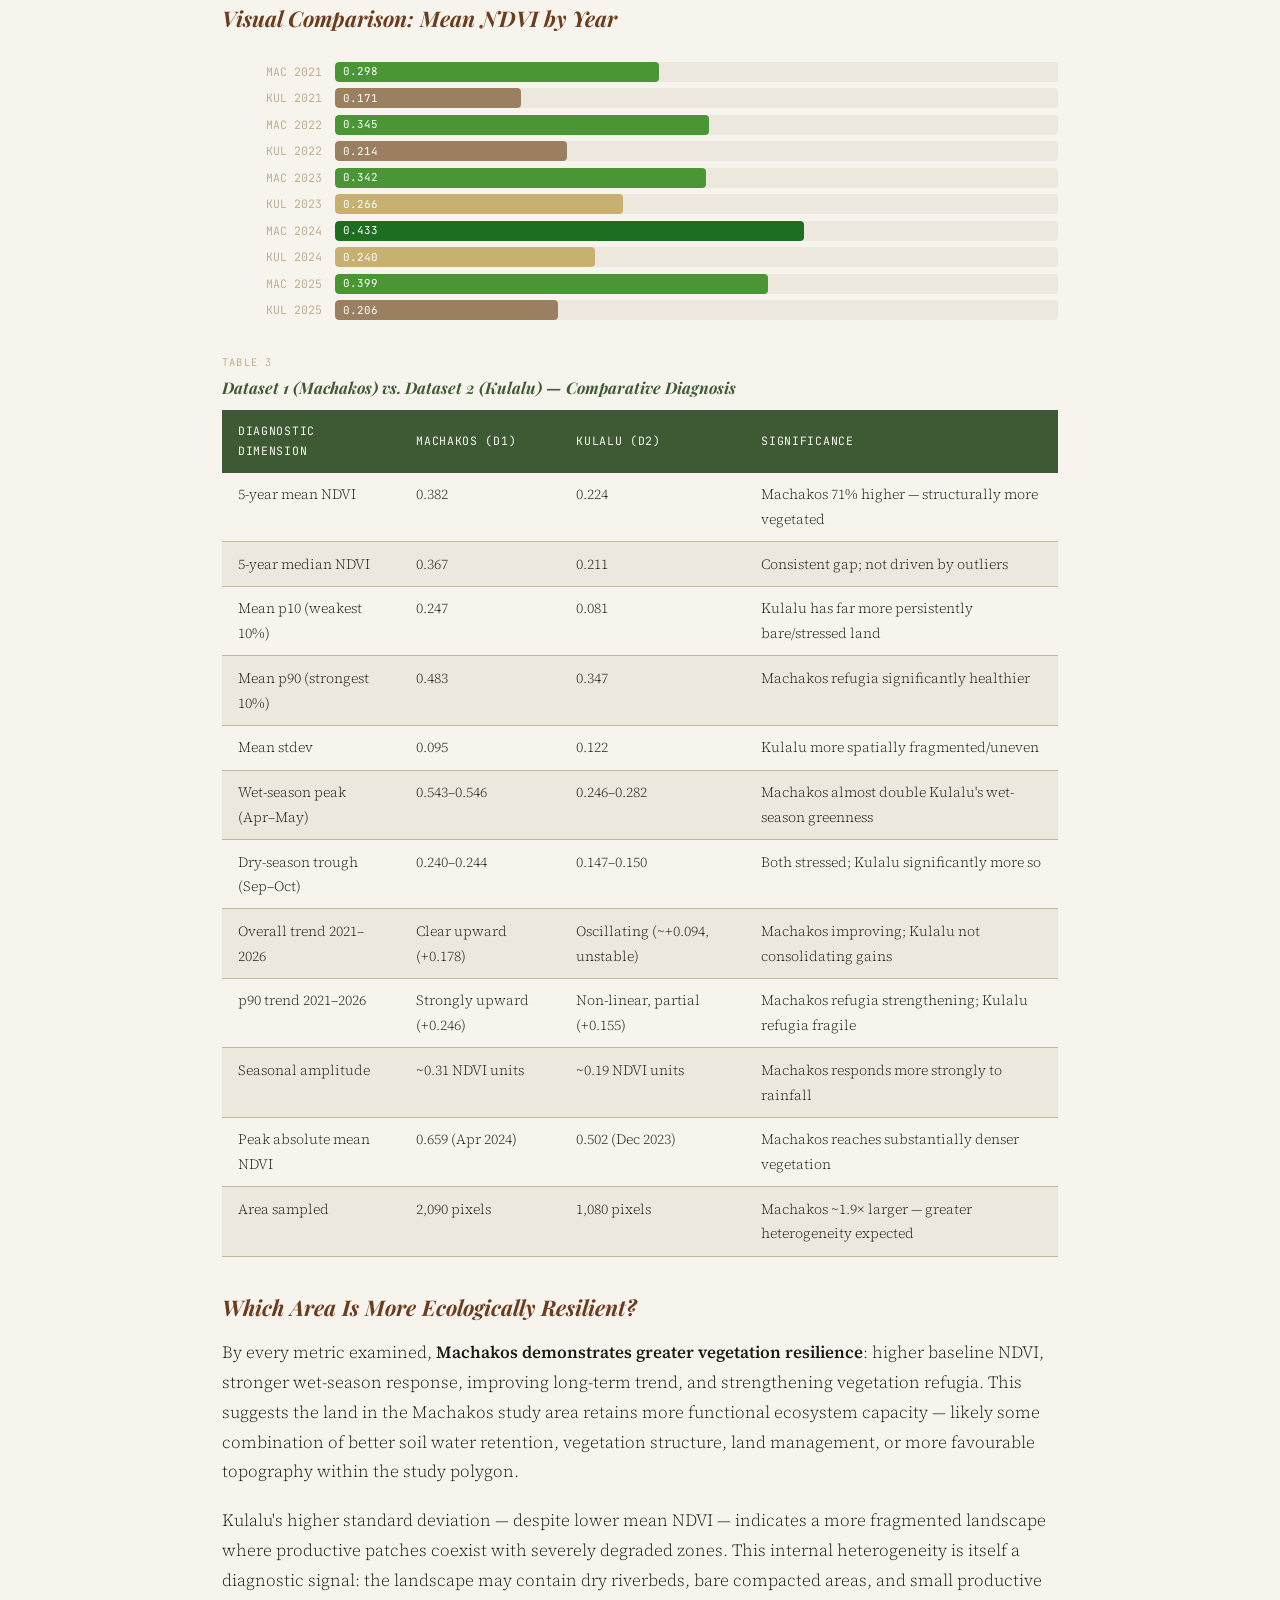
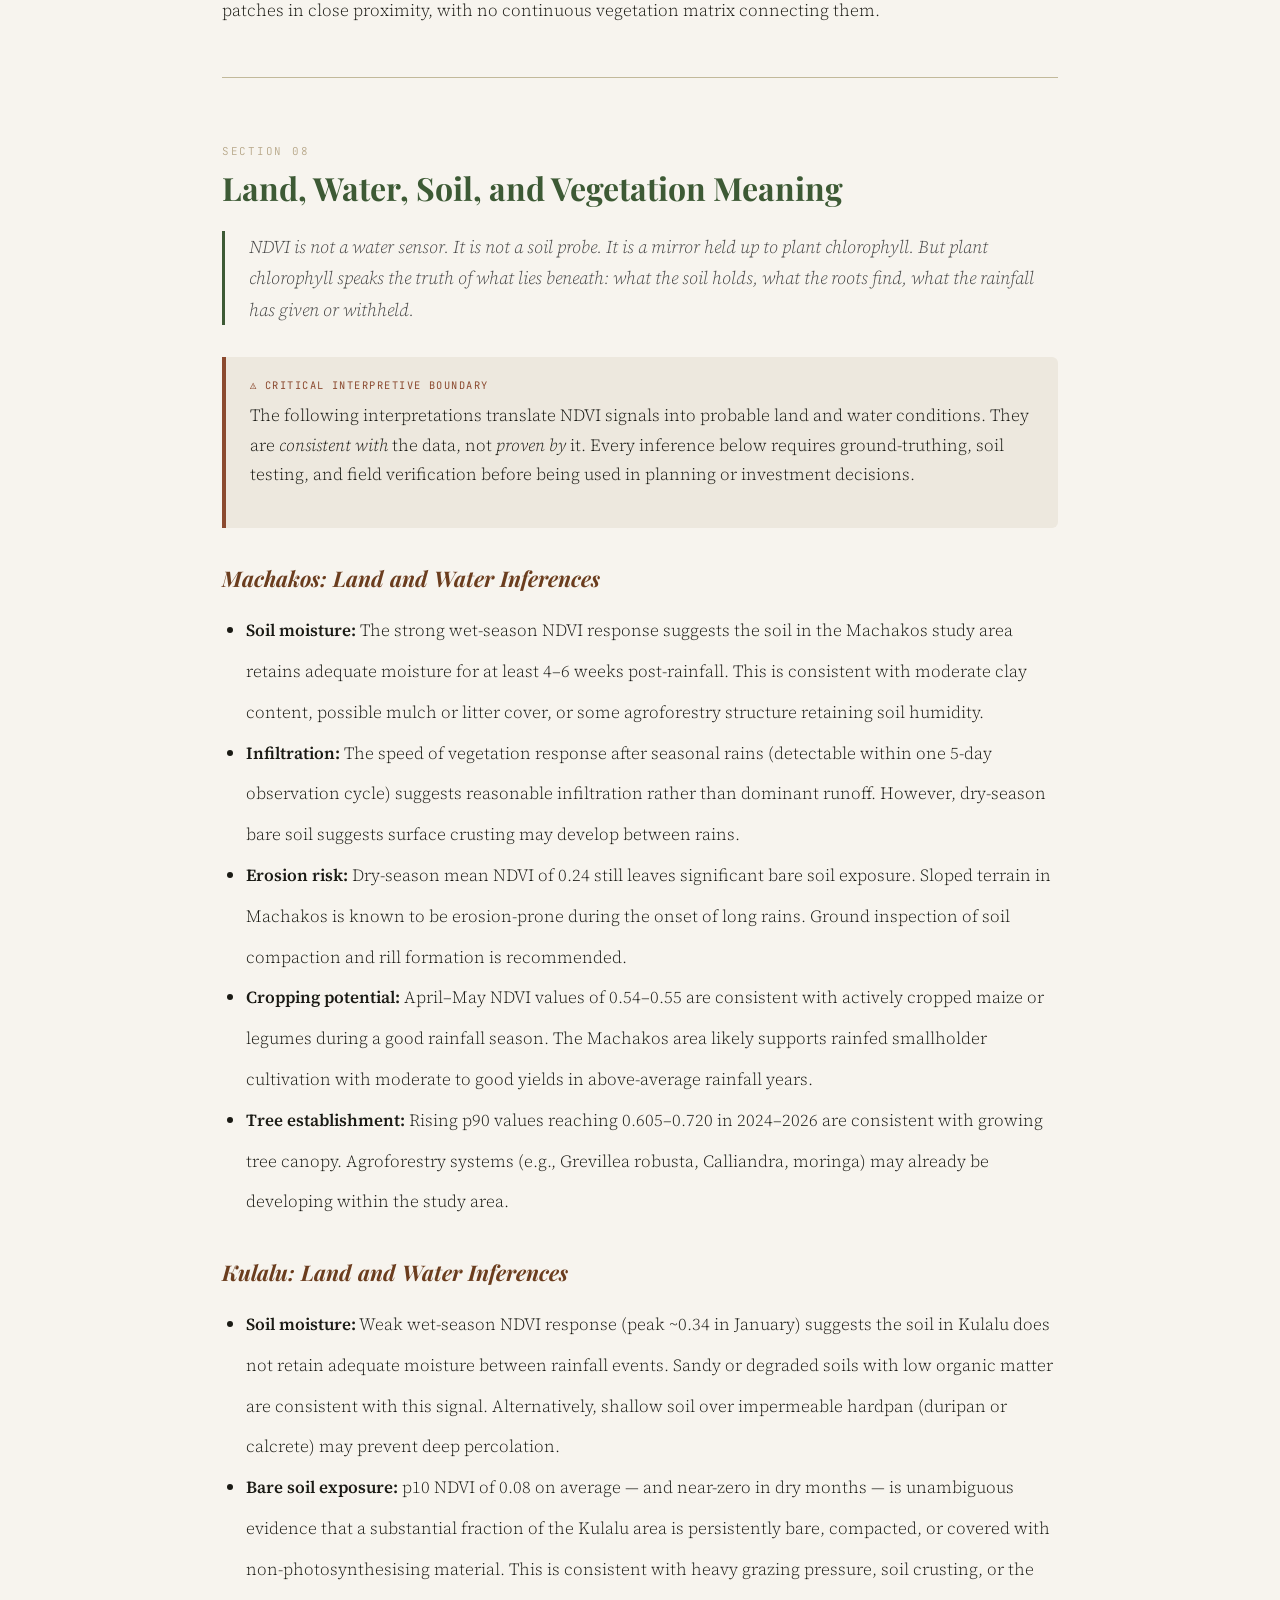
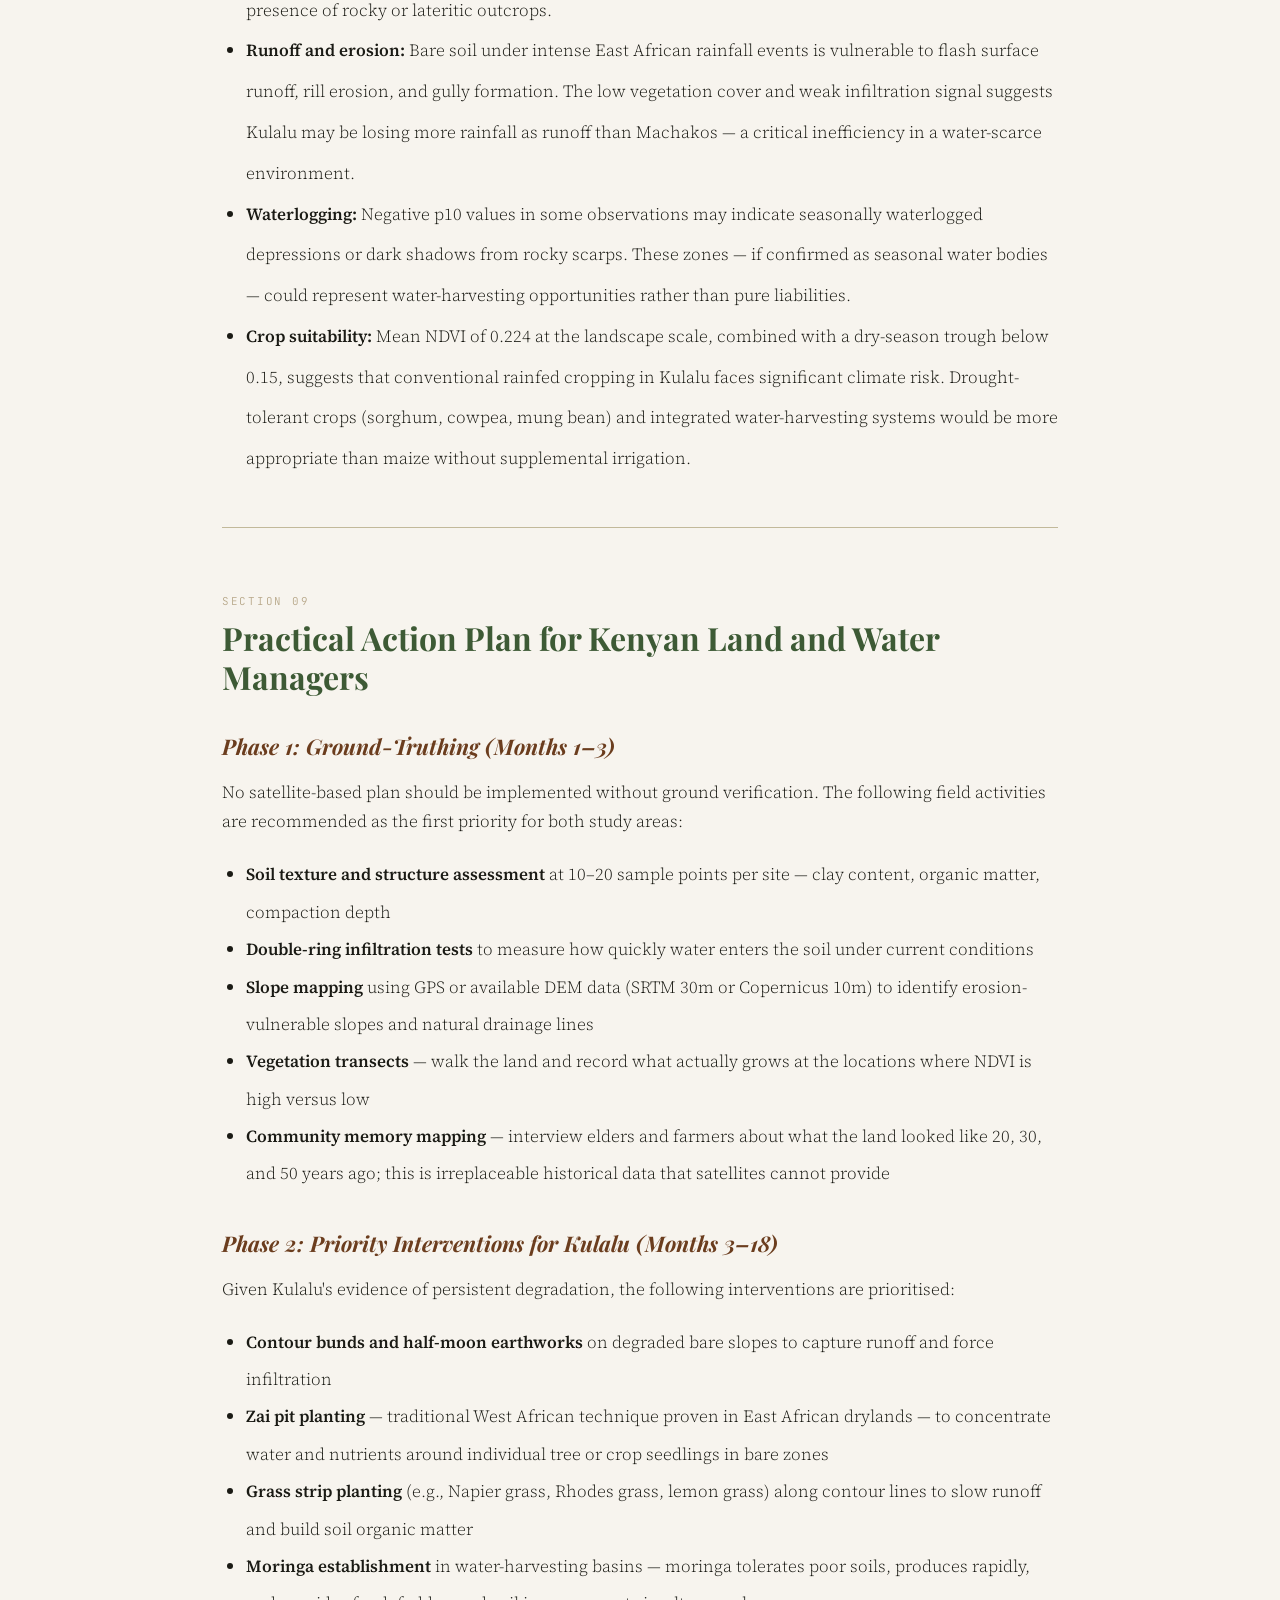
<file: moringa_sunday_school_repository.html>
<!DOCTYPE html>
<html lang="en">
<head>
<meta charset="UTF-8"/>
<meta name="viewport" content="width=device-width,initial-scale=1.0"/>
<title>Sentinel-2 NDVI Analysis: Machakos & Kulalu | Group Nomad, 2026</title>
<link href="https://fonts.googleapis.com/css2?family=Playfair+Display:ital,wght@0,400;0,700;0,900;1,400;1,700&family=Source+Serif+4:ital,opsz,wght@0,8..60,300;0,8..60,400;0,8..60,600;1,8..60,300;1,8..60,400&family=JetBrains+Mono:wght@300;400&display=swap" rel="stylesheet"/>
<style>
  :root {
    --ink: #1a1a14;
    --paper: #f7f4ee;
    --moss: #3d5a35;
    --moss-light: #5a7c4f;
    --dust: #b8a88a;
    --dust-light: #ddd5c0;
    --sienna: #8b4a2f;
    --sky: #2d5f7a;
    --sky-light: #4a8aaa;
    --sand: #c8b890;
    --pale: #ede8de;
    --rule: #c2b99a;
    --accent: #6b3d1e;
  }
  *, *::before, *::after { box-sizing: border-box; margin: 0; padding: 0; }
  html { scroll-behavior: smooth; }
  body {
    background: var(--paper);
    color: var(--ink);
    font-family: 'Source Serif 4', Georgia, serif;
    font-size: 17px;
    line-height: 1.75;
    font-weight: 300;
  }
  /* ---- HEADER ---- */
  .masthead {
    background: var(--moss);
    color: var(--paper);
    padding: 4rem 3rem 3rem;
    position: relative;
    overflow: hidden;
  }
  .masthead::before {
    content: '';
    position: absolute; top: 0; left: 0; right: 0; bottom: 0;
    background: repeating-linear-gradient(
      45deg,
      transparent,
      transparent 40px,
      rgba(255,255,255,0.02) 40px,
      rgba(255,255,255,0.02) 80px
    );
  }
  .masthead-inner { max-width: 900px; margin: 0 auto; position: relative; }
  .institution {
    font-family: 'JetBrains Mono', monospace;
    font-size: 0.72rem;
    letter-spacing: 0.18em;
    text-transform: uppercase;
    color: var(--sand);
    margin-bottom: 1.8rem;
  }
  .main-title {
    font-family: 'Playfair Display', Georgia, serif;
    font-size: clamp(2rem, 4.5vw, 3.4rem);
    font-weight: 900;
    line-height: 1.15;
    margin-bottom: 1rem;
    color: #fff;
  }
  .subtitle {
    font-family: 'Playfair Display', Georgia, serif;
    font-style: italic;
    font-size: 1.25rem;
    color: var(--dust-light);
    margin-bottom: 2rem;
    font-weight: 400;
  }
  .meta-grid {
    display: grid;
    grid-template-columns: repeat(auto-fit, minmax(200px, 1fr));
    gap: 1.5rem;
    margin-top: 2.5rem;
    padding-top: 2rem;
    border-top: 1px solid rgba(255,255,255,0.15);
  }
  .meta-item label {
    font-family: 'JetBrains Mono', monospace;
    font-size: 0.65rem;
    letter-spacing: 0.14em;
    text-transform: uppercase;
    color: var(--sand);
    display: block;
    margin-bottom: 0.3rem;
  }
  .meta-item span {
    font-size: 0.92rem;
    color: var(--dust-light);
    font-style: italic;
  }
  /* ---- NAV ---- */
  .toc-bar {
    background: var(--ink);
    padding: 1rem 2rem;
    position: sticky; top: 0; z-index: 100;
    overflow-x: auto;
  }
  .toc-bar ul {
    display: flex; gap: 2rem; list-style: none;
    font-family: 'JetBrains Mono', monospace;
    font-size: 0.68rem; letter-spacing: 0.10em; text-transform: uppercase;
    white-space: nowrap; min-width: max-content;
  }
  .toc-bar a { color: var(--sand); text-decoration: none; }
  .toc-bar a:hover { color: #fff; }
  /* ---- LAYOUT ---- */
  .page { max-width: 900px; margin: 0 auto; padding: 0 2rem; }
  /* ---- SECTIONS ---- */
  .section {
    padding: 4rem 0 2rem;
    border-bottom: 1px solid var(--rule);
  }
  .section:last-of-type { border-bottom: none; }
  .section-number {
    font-family: 'JetBrains Mono', monospace;
    font-size: 0.68rem;
    letter-spacing: 0.16em;
    text-transform: uppercase;
    color: var(--dust);
    margin-bottom: 0.5rem;
  }
  h2 {
    font-family: 'Playfair Display', Georgia, serif;
    font-size: 2rem;
    font-weight: 700;
    color: var(--moss);
    margin-bottom: 1.5rem;
    line-height: 1.2;
  }
  h3 {
    font-family: 'Playfair Display', Georgia, serif;
    font-size: 1.35rem;
    font-weight: 700;
    color: var(--accent);
    margin: 2rem 0 0.75rem;
    font-style: italic;
  }
  h4 {
    font-family: 'Source Serif 4', serif;
    font-size: 1.05rem;
    font-weight: 600;
    color: var(--ink);
    margin: 1.5rem 0 0.5rem;
    text-transform: uppercase;
    letter-spacing: 0.05em;
  }
  p { margin-bottom: 1.2rem; }
  .lead {
    font-size: 1.12rem;
    font-style: italic;
    color: #444;
    border-left: 3px solid var(--moss);
    padding-left: 1.5rem;
    margin-bottom: 2rem;
  }
  /* ---- CALLOUT BOXES ---- */
  .callout {
    background: var(--pale);
    border-left: 4px solid var(--moss);
    padding: 1.2rem 1.5rem;
    margin: 2rem 0;
    border-radius: 0 6px 6px 0;
  }
  .callout.warning { border-left-color: var(--sienna); }
  .callout.info { border-left-color: var(--sky); }
  .callout.youth {
    background: #e8f0e4;
    border-left-color: var(--moss-light);
    border-radius: 8px;
    border-left-width: 6px;
  }
  .callout-label {
    font-family: 'JetBrains Mono', monospace;
    font-size: 0.65rem;
    letter-spacing: 0.14em;
    text-transform: uppercase;
    color: var(--moss);
    margin-bottom: 0.4rem;
    font-weight: 400;
  }
  .callout.warning .callout-label { color: var(--sienna); }
  .callout.info .callout-label { color: var(--sky); }
  /* ---- TABLES ---- */
  .table-wrap {
    overflow-x: auto;
    margin: 2rem 0;
  }
  table {
    width: 100%;
    border-collapse: collapse;
    font-size: 0.88rem;
    font-family: 'Source Serif 4', serif;
  }
  .table-title {
    font-family: 'Playfair Display', serif;
    font-style: italic;
    font-size: 1rem;
    color: var(--moss);
    margin-bottom: 0.5rem;
    font-weight: 700;
  }
  .table-num {
    font-family: 'JetBrains Mono', monospace;
    font-size: 0.65rem;
    text-transform: uppercase;
    letter-spacing: 0.12em;
    color: var(--dust);
    display: block;
    margin-bottom: 0.2rem;
  }
  thead tr { background: var(--moss); color: var(--paper); }
  thead th {
    padding: 0.7rem 1rem;
    text-align: left;
    font-family: 'JetBrains Mono', monospace;
    font-size: 0.72rem;
    letter-spacing: 0.06em;
    text-transform: uppercase;
    font-weight: 400;
  }
  tbody tr:nth-child(even) { background: var(--pale); }
  tbody tr:hover { background: var(--dust-light); }
  tbody td {
    padding: 0.6rem 1rem;
    border-bottom: 1px solid var(--rule);
    vertical-align: top;
  }
  /* ---- STAT CARDS ---- */
  .stat-grid {
    display: grid;
    grid-template-columns: repeat(auto-fit, minmax(160px, 1fr));
    gap: 1rem;
    margin: 2rem 0;
  }
  .stat-card {
    background: #fff;
    border: 1px solid var(--rule);
    border-radius: 8px;
    padding: 1.2rem;
    text-align: center;
  }
  .stat-card .val {
    font-family: 'Playfair Display', serif;
    font-size: 2rem;
    font-weight: 700;
    color: var(--moss);
    line-height: 1;
  }
  .stat-card .val.warm { color: var(--sienna); }
  .stat-card .val.sky { color: var(--sky); }
  .stat-card .lbl {
    font-family: 'JetBrains Mono', monospace;
    font-size: 0.63rem;
    letter-spacing: 0.10em;
    text-transform: uppercase;
    color: var(--dust);
    margin-top: 0.4rem;
  }
  /* ---- DIAGRAM ---- */
  .diagram {
    background: var(--ink);
    color: var(--paper);
    border-radius: 10px;
    padding: 2rem;
    margin: 2rem 0;
    font-family: 'JetBrains Mono', monospace;
    font-size: 0.8rem;
    line-height: 1.8;
    overflow-x: auto;
  }
  .diagram .d-title {
    font-family: 'Playfair Display', serif;
    font-style: italic;
    color: var(--sand);
    font-size: 1rem;
    margin-bottom: 1.2rem;
    display: block;
    font-weight: 400;
  }
  .d-green { color: #7cc47c; }
  .d-yellow { color: #d4c44c; }
  .d-amber { color: #d4944c; }
  .d-red { color: #cc6666; }
  .d-blue { color: #7cb4cc; }
  .d-arrow { color: var(--sand); }
  /* ---- NDVI BAR VIZ ---- */
  .ndvi-bar-row { display: flex; align-items: center; gap: 0.8rem; margin: 0.4rem 0; font-size: 0.85rem; }
  .ndvi-bar-label { width: 100px; text-align: right; font-family: 'JetBrains Mono', monospace; font-size: 0.72rem; color: var(--dust); flex-shrink: 0; }
  .ndvi-bar-outer { flex: 1; background: var(--pale); border-radius: 4px; height: 20px; overflow: hidden; }
  .ndvi-bar-fill { height: 100%; border-radius: 4px; display: flex; align-items: center; padding: 0 8px; font-family: 'JetBrains Mono', monospace; font-size: 0.68rem; color: #fff; font-weight: 400; }
  /* ---- NDVI COLOR SCALE ---- */
  .ndvi-scale {
    display: flex;
    height: 28px;
    border-radius: 6px;
    overflow: hidden;
    margin: 1rem 0 0.5rem;
  }
  .ndvi-scale-seg { flex: 1; }
  .ndvi-scale-labels {
    display: flex;
    justify-content: space-between;
    font-family: 'JetBrains Mono', monospace;
    font-size: 0.65rem;
    color: var(--dust);
    margin-bottom: 1.5rem;
  }
  /* ---- YOUTH SECTION ---- */
  .youth-section { background: #e8f0e4; border-radius: 12px; padding: 2.5rem; margin: 2rem 0; }
  .youth-section h2 { color: var(--moss); }
  .youth-pull {
    font-family: 'Playfair Display', serif;
    font-size: 1.6rem;
    font-style: italic;
    color: var(--moss);
    line-height: 1.4;
    margin: 2rem 0;
    padding: 1.5rem;
    border-top: 2px solid var(--moss-light);
    border-bottom: 2px solid var(--moss-light);
  }
  /* ---- FINAL REFLECTION ---- */
  .reparative {
    background: var(--moss);
    color: var(--paper);
    padding: 4rem 3rem;
    margin: 0;
    position: relative;
  }
  .reparative .page { max-width: 800px; }
  .reparative h2 { color: var(--sand); font-size: 2.2rem; }
  .reparative p { color: rgba(255,255,255,0.88); }
  .reparative .lead { border-left-color: var(--sand); color: rgba(255,255,255,0.75); }
  /* ---- FOOTER ---- */
  footer {
    background: var(--ink);
    color: var(--dust);
    text-align: center;
    padding: 2rem;
    font-family: 'JetBrains Mono', monospace;
    font-size: 0.72rem;
    letter-spacing: 0.08em;
  }
  /* ---- UTILITY ---- */
  .mono { font-family: 'JetBrains Mono', monospace; font-size: 0.85em; }
  .highlight { background: #fffbe6; padding: 0.1em 0.3em; border-radius: 3px; }
  strong { font-weight: 600; }
  em { font-style: italic; }
  .two-col { display: grid; grid-template-columns: 1fr 1fr; gap: 2rem; margin: 1.5rem 0; }
  @media (max-width: 640px) { .two-col { grid-template-columns: 1fr; } .masthead { padding: 2.5rem 1.5rem; } .page { padding: 0 1.2rem; } }
  .page-break-note { font-family: 'JetBrains Mono', monospace; font-size: 0.65rem; text-transform: uppercase; letter-spacing: 0.14em; color: var(--dust); text-align: center; padding: 1rem 0; }
</style>
</head>
<body>

<!-- ===== MASTHEAD ===== -->
<header class="masthead">
  <div class="masthead-inner">
    <p class="institution">Group Nomad — Technical Advisory Report · Satellite Environmental Intelligence Division · Kavutiri/Embu, May 2026</p>
    <h1 class="main-title">Green Memory, Dry Season:<br/>A Five-Year Sentinel-2 NDVI Diagnosis of Machakos and Kulalu</h1>
    <p class="subtitle">Vegetation, Water, Soil, and the Duty of Evidence</p>
    <div class="meta-grid">
      <div class="meta-item"><label>Author</label><span>Group Nomad</span></div>
      <div class="meta-item"><label>Commissioned by</label><span>Puggerfly</span></div>
      <div class="meta-item"><label>Sensor</label><span>Sentinel-2 L2A, 5-day revisit, 10–20 m spatial resolution</span></div>
      <div class="meta-item"><label>Index</label><span>NDVI (Normalized Difference Vegetation Index)</span></div>
      <div class="meta-item"><label>Period</label><span>May 2021 – May 2026 (5 years)</span></div>
      <div class="meta-item"><label>Classification</label><span>Research advisory — not a legal land document</span></div>
    </div>
  </div>
</header>

<!-- ===== NAV ===== -->
<nav class="toc-bar">
  <ul>
    <li><a href="#summary">Executive Summary</a></li>
    <li><a href="#data">Data Quality</a></li>
    <li><a href="#framework">NDVI Framework</a></li>
    <li><a href="#machakos">Machakos Analysis</a></li>
    <li><a href="#kulalu">Kulalu Analysis</a></li>
    <li><a href="#compare">Comparative</a></li>
    <li><a href="#landwater">Land & Water</a></li>
    <li><a href="#action">Action Plan</a></li>
    <li><a href="#policy">Policy</a></li>
    <li><a href="#youth">Youth Section</a></li>
    <li><a href="#tables">Tables</a></li>
    <li><a href="#diagrams">Diagrams</a></li>
    <li><a href="#limits">Limitations</a></li>
    <li><a href="#reflection">Reflection</a></li>
  </ul>
</nav>

<div class="page">

<!-- ===== 1. EXECUTIVE SUMMARY ===== -->
<section class="section" id="summary">
  <div class="section-number">Section 01</div>
  <h2>Executive Summary</h2>
  <p class="lead">Two land areas speak through five years of orbital light. One tells a story of modest but measurable improvement; the other tells a quieter, harder story of persistent stress.</p>

  <p>This report presents a forensic interpretation of five years of Sentinel-2 L2A NDVI time-series data from two Kenyan land areas: <strong>Machakos</strong> (Dataset 1, 396 observations, approximately 2,090 pixels) and <strong>Kulalu</strong> (Dataset 2, 402 observations, approximately 1,080 pixels), spanning May 2021 to May 2026. The analysis was commissioned by the Government of Kenya to support evidence-based land, water, and vegetation planning at landscape scale.</p>

  <p>The primary findings are as follows:</p>

  <div class="stat-grid">
    <div class="stat-card"><div class="val">0.382</div><div class="lbl">Machakos mean NDVI (filtered)</div></div>
    <div class="stat-card"><div class="val warm">0.224</div><div class="lbl">Kulalu mean NDVI (filtered)</div></div>
    <div class="stat-card"><div class="val">127</div><div class="lbl">Machakos usable obs (cloud &lt;30%)</div></div>
    <div class="stat-card"><div class="val">115</div><div class="lbl">Kulalu usable obs (cloud &lt;30%)</div></div>
    <div class="stat-card"><div class="val sky">↑</div><div class="lbl">Machakos improving 2021–2026</div></div>
    <div class="stat-card"><div class="val warm">~</div><div class="lbl">Kulalu oscillating, no clear gain</div></div>
  </div>

  <p><strong>Machakos</strong> displays a detectable upward vegetation trend from 2021 to 2026. Its cloud-filtered mean NDVI rose from approximately <span class="mono">0.298</span> in 2021 to <span class="mono">0.476</span> in 2026 (partial year). The land responds visibly to wet-season rainfall, peaking in January, April–May, and December. Strong seasonal rhythm suggests active agropastoral land use with intact rainfall response. However, dry-season periods (August–October) remain notably stressed, with mean NDVI dropping to approximately <span class="mono">0.24–0.25</span>, consistent with dryland conditions in semi-arid Kenya.</p>

  <p><strong>Kulalu</strong> is consistently less vegetated than Machakos across all five years, with a cloud-filtered mean NDVI of <span class="mono">0.224</span> — falling within the <em>low to moderate vegetation</em> range. Its best months reach only <span class="mono">0.30–0.34</span> on average, and its worst months (September–October) fall below <span class="mono">0.15</span>. The p10 percentile — the weakest tenth of the land — regularly approaches or drops below zero, indicating persistent bare, waterlogged, degraded, or shadow-affected surfaces. The p90 percentile improved through 2023 then declined in 2024–2025, suggesting that even the best-performing vegetation patches may be losing resilience. No sustained upward trend is evident.</p>

  <p>Both datasets are burdened by heavy cloud contamination (median cloud cover &gt;50% across all observations), which requires strict filtering and reduces the number of analytically usable observations. After applying a 30% cloud threshold, 127 usable dates remain for Machakos and 115 for Kulalu — sufficient for trend analysis, but not for precise phenological reconstruction.</p>

  <p>These data, interpreted with appropriate humility and verified by ground teams, suggest that <strong>Machakos is a candidate for vegetation protection and agroforestry intensification</strong>, while <strong>Kulalu requires prioritised soil-water rehabilitation, bare-surface restoration, and sustained monitoring</strong> before more ambitious interventions are warranted.</p>
</section>

<!-- ===== 2. WHAT THE DATASETS CONTAIN ===== -->
<section class="section" id="datasets">
  <div class="section-number">Section 02</div>
  <h2>What the Two Datasets Contain</h2>

  <p>Both datasets were exported from the Sentinel Hub EO Browser or equivalent platform, using the Sentinel-2 L2A (Level-2A, atmospherically corrected) product with NDVI as the derived index. Each observation corresponds to one satellite overpass within approximately a 5-day temporal cadence, though cloud cover frequently prevents usable observations.</p>

  <p>The filenames and pixel counts reveal the following:</p>
  <ul style="margin: 1rem 0 1.5rem 2rem; line-height: 2;">
    <li><strong>Dataset 1 — Machakos:</strong> 396 total observations; constant sample count of <strong>2,090 pixels</strong> per observation (fixed study-area extent); no-data count consistently 999, suggesting a defined pixel mask.</li>
    <li><strong>Dataset 2 — Kulalu:</strong> 402 total observations; constant sample count of <strong>1,080 pixels</strong> per observation — a smaller area of interest, roughly half the spatial extent of Machakos.</li>
  </ul>

  <p>Both datasets include: date, minimum NDVI, maximum NDVI, mean NDVI, standard deviation, sample count, no-data count, median NDVI, p10 NDVI, p90 NDVI, and cloud coverage percentage. These columns, together, allow multi-layered interpretation of vegetation condition, spatial variability, and temporal dynamics.</p>

  <div class="callout warning">
    <div class="callout-label">⚠ Area Asymmetry</div>
    <p>Machakos covers approximately 1.93× the surface area of Kulalu (2,090 vs 1,080 pixels). Direct comparison of absolute values is valid, but differences in heterogeneity may partly reflect the larger area's greater internal diversity rather than purely ecological differences.</p>
  </div>
</section>

<!-- ===== 3. DATA QUALITY ===== -->
<section class="section" id="data">
  <div class="section-number">Section 03</div>
  <h2>Data Quality and Cloud Reliability Assessment</h2>

  <p class="lead">Cloud cover is the first and most consequential filter in any satellite vegetation analysis. These datasets are substantially affected by cloud contamination, and this must be acknowledged before any ecological interpretation is offered.</p>

  <h3>Cloud Coverage Distribution</h3>
  <p>Both datasets have median cloud coverage exceeding 50%. This is characteristic of equatorial East African environments, where the Inter-Tropical Convergence Zone (ITCZ) drives prolonged wet seasons with persistent cloud decks — precisely when vegetation is greenest and most interesting to observe, but also most obscured.</p>

  <div class="two-col">
    <div>
      <h4>Machakos (Dataset 1)</h4>
      <ul style="margin-left:1.5rem; line-height:2;">
        <li>Mean cloud cover: <strong>52.9%</strong></li>
        <li>Median cloud cover: <strong>51.3%</strong></li>
        <li>Min cloud cover: <strong>0%</strong></li>
        <li>Max cloud cover: <strong>100%</strong></li>
        <li>Obs with cloud &lt;30%: <strong>127 (32%)</strong></li>
        <li>Obs with cloud 100%: substantial portion</li>
      </ul>
    </div>
    <div>
      <h4>Kulalu (Dataset 2)</h4>
      <ul style="margin-left:1.5rem; line-height:2;">
        <li>Mean cloud cover: <strong>56.4%</strong></li>
        <li>Median cloud cover: <strong>55.0%</strong></li>
        <li>Min cloud cover: <strong>0%</strong></li>
        <li>Max cloud cover: <strong>100%</strong></li>
        <li>Obs with cloud &lt;30%: <strong>115 (29%)</strong></li>
        <li>Obs with cloud 100%: substantial portion</li>
      </ul>
    </div>
  </div>

  <h3>Recommended Cloud Filter</h3>
  <p>For this analysis, a <strong>30% cloud coverage threshold</strong> was applied — meaning observations with more than 30% of the study-area pixels classified as cloud were excluded from statistical interpretation. This threshold was chosen as a balance between:</p>
  <ul style="margin-left:1.5rem; line-height:2; margin-bottom:1rem;">
    <li>Retaining enough usable observations across all seasons and years (≥115 observations per site);</li>
    <li>Excluding observations where cloud contamination significantly depresses or artificially elevates NDVI values;</li>
    <li>Maintaining comparability between the two sites.</li>
  </ul>

  <div class="callout info">
    <div class="callout-label">📊 Methodological Note on Cloud Filtering</div>
    <p>A stricter 20% threshold would yield approximately 90–100 usable observations per site and would exclude many months entirely. A more permissive 40% threshold would retain slightly more observations but at the cost of greater noise from cloud shadow and cloud edge contamination. The 30% threshold represents a considered compromise for a 5-year tropical dataset of this density. Researchers wishing to reproduce this analysis should apply consistent thresholds across both datasets.</p>
  </div>

  <h3>Observations with Negative NDVI</h3>
  <p>Negative minimum NDVI values (ranging from approximately −0.08 to −0.52 in individual observations) appear across both datasets even in cloud-filtered records. These negative values indicate pixels contaminated by cloud shadow, standing water, construction material, or deep shade — not healthy land. Their presence in the minimum column is expected and does not invalidate the analysis, but confirms that some pixels within both study areas are consistently stressed or non-vegetated. The mean and median are more robust than the minimum for ecological interpretation.</p>
</section>

<!-- ===== 4. NDVI FRAMEWORK ===== -->
<section class="section" id="framework">
  <div class="section-number">Section 04</div>
  <h2>NDVI Interpretation Framework</h2>
  <p>NDVI (Normalized Difference Vegetation Index) is calculated from Sentinel-2 red and near-infrared bands as: <span class="mono">(NIR − Red) / (NIR + Red)</span>. It ranges from −1 to +1. Values are dimensionless. The ecological interpretation depends critically on land cover type, region, season, and soil background.</p>

  <div class="ndvi-scale">
    <div class="ndvi-scale-seg" style="background:#5d4a3a;"></div>
    <div class="ndvi-scale-seg" style="background:#9a8060;"></div>
    <div class="ndvi-scale-seg" style="background:#c8b070;"></div>
    <div class="ndvi-scale-seg" style="background:#8db845;"></div>
    <div class="ndvi-scale-seg" style="background:#4a9634;"></div>
    <div class="ndvi-scale-seg" style="background:#1e6e22;"></div>
    <div class="ndvi-scale-seg" style="background:#0a3a10;"></div>
  </div>
  <div class="ndvi-scale-labels">
    <span>&lt;0.0</span><span>0.1</span><span>0.2</span><span>0.3</span><span>0.4</span><span>0.6</span><span>0.8+</span>
  </div>

  <p>The following interpretive guide has been adapted for semi-arid dryland East Africa, where vegetation responses are more muted than humid equatorial forests, and where NDVI values above 0.5 during wet seasons represent genuinely healthy and productive land:</p>

  <div class="table-wrap" id="tables">
    <span class="table-num">Table 2</span>
    <div class="table-title">NDVI Ecological Interpretation Guide (adapted for semi-arid Kenya)</div>
    <table>
      <thead><tr><th>NDVI Range</th><th>Ecological Meaning (General)</th><th>Likely Meaning in Kenyan Dryland Context</th><th>Confidence</th></tr></thead>
      <tbody>
        <tr><td class="mono">&lt; 0.0</td><td>Water, cloud shadow, bare wet surface, built surface</td><td>Standing water, cloud shadow, deep bare rock, construction</td><td>Moderate — requires verification</td></tr>
        <tr><td class="mono">0.0–0.2</td><td>Bare soil, dry grass, sparse or degraded vegetation</td><td>Exposed bare soil, overgrazed land, dry riverbed, eroded surface</td><td>High for bare soil; moderate for dry grass</td></tr>
        <tr><td class="mono">0.2–0.4</td><td>Low to moderate vegetation, dryland pasture, stressed crops</td><td>Open bush, early-season regrowth, stressed dryland crops, recovering fallow</td><td>High — core dryland range</td></tr>
        <tr><td class="mono">0.4–0.6</td><td>Moderate healthy vegetation, active crops, shrubs</td><td>Active maize or legume crops, healthy shrub layer, good-season grassland</td><td>High</td></tr>
        <tr><td class="mono">0.6–0.8</td><td>Dense healthy vegetation, irrigated or well-watered crops</td><td>Riverine forest, irrigated plots, exceptional rainy-season canopy</td><td>High where verified</td></tr>
        <tr><td class="mono">&gt; 0.8</td><td>Very dense canopy, possible saturation</td><td>Forest remnants, intensive horticulture, or sensor saturation</td><td>Low without ground truth</td></tr>
      </tbody>
    </table>
  </div>

  <p>Throughout this report, the following statistical metrics are used as described:</p>
  <ul style="margin-left:1.5rem; line-height:2.2; margin-bottom:1rem;">
    <li><strong>Mean NDVI</strong> — spatial average of all pixels; sensitive to outliers</li>
    <li><strong>Median NDVI</strong> — central tendency; more robust in heterogeneous landscapes</li>
    <li><strong>p10 NDVI</strong> — condition of the weakest 10% of the land surface (stressed, bare, waterlogged zones)</li>
    <li><strong>p90 NDVI</strong> — condition of the strongest 10% (best vegetation refugia)</li>
    <li><strong>Standard deviation (stdev)</strong> — spatial variability; high stdev = fragmented, uneven landscape</li>
    <li><strong>Min NDVI</strong> — single worst pixel; often cloud shadow or bare rock; not a reliable landscape indicator</li>
    <li><strong>Max NDVI</strong> — single best pixel; useful for identifying vegetation refugia but not representative</li>
  </ul>
</section>

<!-- ===== 5. DATASET 1: MACHAKOS ===== -->
<section class="section" id="machakos">
  <div class="section-number">Section 05</div>
  <h2>Dataset 1: Machakos — Detailed Analysis</h2>

  <p class="lead">Machakos speaks in a language of recovery. The land breathes with the rains, rests in the dry season, and — over five years — appears to be accumulating slightly more green with each passing cycle.</p>

  <h3>Overall NDVI Statistics (cloud &lt;30%, 127 observations)</h3>
  <div class="stat-grid">
    <div class="stat-card"><div class="val">0.382</div><div class="lbl">Mean NDVI (5-year avg)</div></div>
    <div class="stat-card"><div class="val">0.367</div><div class="lbl">Median NDVI</div></div>
    <div class="stat-card"><div class="val">0.247</div><div class="lbl">Mean p10 (weakest 10%)</div></div>
    <div class="stat-card"><div class="val">0.483</div><div class="lbl">Mean p90 (strongest 10%)</div></div>
    <div class="stat-card"><div class="val">0.095</div><div class="lbl">Mean stdev (spatial variability)</div></div>
    <div class="stat-card"><div class="val">0.659</div><div class="lbl">Peak mean NDVI (Apr 2024)</div></div>
  </div>

  <p>A mean NDVI of 0.382 places Machakos solidly in the <em>low to moderate vegetation</em> to <em>moderate healthy vegetation</em> transition zone — approximately consistent with a semi-arid landscape with functioning seasonal grassland, recovering bush, and dryland cultivation. The narrow gap between mean (0.382) and median (0.367) suggests a relatively symmetrical distribution without extreme outliers distorting the average. This is a coherent, internally consistent signal.</p>

  <h3>Annual Breakdown</h3>
  <div class="table-wrap">
    <table>
      <thead><tr><th>Year</th><th>Usable Obs</th><th>Mean NDVI</th><th>Median NDVI</th><th>Mean p10</th><th>Mean p90</th><th>Stdev</th><th>Interpretation</th></tr></thead>
      <tbody>
        <tr><td>2021</td><td>10</td><td>0.298</td><td>0.246</td><td>0.235</td><td>0.360</td><td>0.058</td><td>Baseline: low-moderate, limited obs, dry-season dominated</td></tr>
        <tr><td>2022</td><td>28</td><td>0.345</td><td>0.334</td><td>0.227</td><td>0.438</td><td>0.085</td><td>Modest improvement; dry-season lows in Aug–Oct clear</td></tr>
        <tr><td>2023</td><td>22</td><td>0.342</td><td>0.293</td><td>0.226</td><td>0.433</td><td>0.083</td><td>Similar to 2022; median lower than mean — some patchy dryness</td></tr>
        <tr><td>2024</td><td>28</td><td class="highlight">0.433</td><td>0.474</td><td>0.265</td><td>0.552</td><td>0.114</td><td><strong>Strongest year</strong>: exceptional wet season, all metrics elevated</td></tr>
        <tr><td>2025</td><td>30</td><td>0.399</td><td>0.419</td><td>0.259</td><td>0.502</td><td>0.098</td><td>Slight retreat from 2024 peak but remains well above 2021–2023</td></tr>
        <tr><td>2026</td><td>9</td><td>0.476</td><td>0.552</td><td>0.282</td><td>0.605</td><td>0.128</td><td>Partial year (Jan–May); very strong wet-season signal</td></tr>
      </tbody>
    </table>
  </div>

  <p>The progression from 2021 (mean 0.298) through 2024 (mean 0.433) and into early 2026 (mean 0.476) represents a clear <strong>positive trajectory</strong>. The p90 value — the best vegetation patches — climbed from 0.360 in 2021 to 0.605 in 2026, indicating that even the strongest parts of the landscape are becoming more productive. The rising standard deviation (from 0.058 to 0.128) suggests increasing spatial complexity: some areas may be intensifying under cultivation or tree cover, while others remain persistently stressed.</p>

  <h3>Seasonal Pattern</h3>
  <p>Machakos exhibits a clear bimodal rainfall-driven seasonal pulse:</p>
  <ul style="margin-left:1.5rem; line-height:2.2; margin-bottom:1rem;">
    <li><strong>January (NDVI 0.535):</strong> Post-short-rains (October–December) peak greenness</li>
    <li><strong>April–May (NDVI 0.543–0.546):</strong> Long-rains (March–May) peak — typically the strongest agricultural season in Machakos County</li>
    <li><strong>June (NDVI 0.484):</strong> Gradual decline as long rains end</li>
    <li><strong>July–October (NDVI 0.24–0.30):</strong> Dry-season stress — vegetation retreats to refugia along drainage lines and under trees</li>
    <li><strong>December (NDVI 0.513):</strong> Short-rains response — rapid greening before January peak</li>
  </ul>

  <p>This pattern is highly consistent with the known rainfall climatology of Machakos County, where the long rains (Masika) run March to May and short rains (Vuli) run October to December. The land's ability to respond rapidly to rainfall — reaching 0.54 in April–May from a dry-season low of 0.24 in September — indicates <strong>functional rainfall–vegetation coupling</strong>, suggesting the land retains some capacity for infiltration and rooting-depth moisture storage.</p>

  <h3>Best and Worst Observed Periods</h3>
  <p>The single highest-quality observation was recorded on <strong>22 April 2024</strong> (mean NDVI 0.659, cloud 0.7%) — an exceptional wet-season capture showing the land at near-peak greenness. The weakest reliable observations occurred in <strong>August–October 2022</strong> (mean NDVI 0.157–0.168), which may reflect a particularly poor dry season in that year or represent the structural baseline of Machakos under prolonged rainfall absence.</p>
</section>

<!-- ===== 6. DATASET 2: KULALU ===== -->
<section class="section" id="kulalu">
  <div class="section-number">Section 06</div>
  <h2>Dataset 2: Kulalu — Detailed Analysis</h2>

  <p class="lead">Kulalu speaks more quietly. Its vegetation is sparse, its responses to rainfall are muted, and its dry season is more severe. The land is not dead — but it is under strain that satellite signals alone cannot fully explain.</p>

  <h3>Overall NDVI Statistics (cloud &lt;30%, 115 observations)</h3>
  <div class="stat-grid">
    <div class="stat-card"><div class="val warm">0.224</div><div class="lbl">Mean NDVI (5-year avg)</div></div>
    <div class="stat-card"><div class="val warm">0.211</div><div class="lbl">Median NDVI</div></div>
    <div class="stat-card"><div class="val warm">0.081</div><div class="lbl">Mean p10 (weakest 10%)</div></div>
    <div class="stat-card"><div class="val warm">0.347</div><div class="lbl">Mean p90 (strongest 10%)</div></div>
    <div class="stat-card"><div class="val">0.122</div><div class="lbl">Mean stdev (spatial variability)</div></div>
    <div class="stat-card"><div class="val warm">0.502</div><div class="lbl">Peak mean NDVI (Dec 2023)</div></div>
  </div>

  <p>A mean NDVI of 0.224 places Kulalu within the <em>bare to low vegetation</em> range — consistent with degraded dryland, overgrazed rangeland, dry acacia bushland, or sparsely cultivated small-scale farms. The mean (0.224) and median (0.211) are closely aligned, suggesting relatively uniform low greenness rather than a landscape with productive patches lifting the average. The p10 mean of 0.081 — approaching bare soil — is a particularly diagnostic signal: <strong>at least 10% of the Kulalu study area is persistently near-bare at any given usable observation</strong>.</p>

  <h3>Annual Breakdown</h3>
  <div class="table-wrap">
    <table>
      <thead><tr><th>Year</th><th>Usable Obs</th><th>Mean NDVI</th><th>Median NDVI</th><th>Mean p10</th><th>Mean p90</th><th>Stdev</th><th>Interpretation</th></tr></thead>
      <tbody>
        <tr><td>2021</td><td>16</td><td>0.171</td><td>0.172</td><td>0.065</td><td>0.262</td><td>0.098</td><td>Baseline: very sparse vegetation, near-bare condition</td></tr>
        <tr><td>2022</td><td>23</td><td>0.214</td><td>0.209</td><td>0.081</td><td>0.328</td><td>0.110</td><td>Slight improvement; modest seasonal response</td></tr>
        <tr><td>2023</td><td>17</td><td class="highlight">0.266</td><td>0.237</td><td>0.099</td><td class="highlight">0.410</td><td>0.134</td><td><strong>Best year for Kulalu</strong>: strongest p90, some recovery patches</td></tr>
        <tr><td>2024</td><td>21</td><td>0.240</td><td>0.235</td><td>0.083</td><td>0.369</td><td>0.130</td><td>Retreat from 2023 gains; p90 declines — refugia weakening?</td></tr>
        <tr><td>2025</td><td>27</td><td>0.206</td><td>0.191</td><td>0.075</td><td>0.329</td><td>0.125</td><td>Further decline; near 2021 baseline levels</td></tr>
        <tr><td>2026</td><td>11</td><td>0.265</td><td>0.250</td><td>0.085</td><td>0.417</td><td>0.139</td><td>Wet-season partial year; moderate recovery but p10 still low</td></tr>
      </tbody>
    </table>
  </div>

  <p>Unlike Machakos, Kulalu does not demonstrate a clear upward trend. The data suggests an <strong>oscillating pattern</strong>: modest improvement in 2022–2023 followed by retreat in 2024–2025, with 2026 showing early-year wet-season recovery. The p90 trajectory is particularly concerning: it rose from 0.262 (2021) to 0.410 (2023) — then fell back to 0.329 by 2025. This suggests that even the most productive vegetation patches in Kulalu are not holding their gains between rainfall seasons. Possible explanations include grazing pressure, soil crusting preventing infiltration, or absence of tree cover to buffer the dry season.</p>

  <h3>Seasonal Pattern</h3>
  <ul style="margin-left:1.5rem; line-height:2.2; margin-bottom:1rem;">
    <li><strong>January (NDVI 0.340):</strong> Best month — post-short-rains response</li>
    <li><strong>April (NDVI 0.282):</strong> Long-rains response — notably weaker than Machakos's 0.543</li>
    <li><strong>July–November (NDVI 0.147–0.185):</strong> Prolonged dry-season stress — the land's weakest period</li>
    <li><strong>December (NDVI 0.304):</strong> Short-rains onset — beginning of recovery cycle</li>
  </ul>

  <p>Kulalu's seasonal amplitude is narrower than Machakos's. The difference between wet-season peak (~0.34) and dry-season trough (~0.15) is approximately 0.19 NDVI units, compared to Machakos's amplitude of approximately 0.31 units. This reduced amplitude suggests <strong>lower soil moisture storage capacity, reduced vegetation biomass to respond to rainfall, or greater evapotranspiration stress</strong>. The land appears to gain less from each wet season and lose more during each dry season.</p>

  <h3>The p10 Signal: A Persistent Warning</h3>
  <p>The p10 percentile — representing the weakest 10% of the Kulalu study area — averages only 0.081 across five years. In September–October, it drops to 0.017–0.027, within a whisker of zero. In several individual observations, it turns negative. This is a robust, consistent signal that <strong>a significant fraction of the Kulalu study area is persistently bare, crusted, waterlogged, or eroded</strong>. No single good rainfall season has been able to restore these zones to healthy vegetation cover within the five-year window.</p>
</section>

<!-- ===== 7. COMPARATIVE ===== -->
<section class="section" id="compare">
  <div class="section-number">Section 07</div>
  <h2>Comparative Diagnosis: Machakos vs. Kulalu</h2>

  <p class="lead">Two landscapes. One satellite. The comparison is clear in its broad strokes — and humbling in its details.</p>

  <div class="callout">
    <div class="callout-label">Key Finding</div>
    <p>Machakos is consistently, substantially, and measurably greener than Kulalu across every year, every season, every statistical metric examined. This difference is not marginal — it is structural, and it persists even in years when Kulalu performs relatively well.</p>
  </div>

  <h3>Visual Comparison: Mean NDVI by Year</h3>
  <div style="margin: 1.5rem 0;">
    <div class="ndvi-bar-row"><div class="ndvi-bar-label">MAC 2021</div><div class="ndvi-bar-outer"><div class="ndvi-bar-fill" style="width:44.8%; background:#4a9634;">0.298</div></div></div>
    <div class="ndvi-bar-row"><div class="ndvi-bar-label">KUL 2021</div><div class="ndvi-bar-outer"><div class="ndvi-bar-fill" style="width:25.7%; background:#9a8060;">0.171</div></div></div>
    <div class="ndvi-bar-row"><div class="ndvi-bar-label">MAC 2022</div><div class="ndvi-bar-outer"><div class="ndvi-bar-fill" style="width:51.8%; background:#4a9634;">0.345</div></div></div>
    <div class="ndvi-bar-row"><div class="ndvi-bar-label">KUL 2022</div><div class="ndvi-bar-outer"><div class="ndvi-bar-fill" style="width:32.1%; background:#9a8060;">0.214</div></div></div>
    <div class="ndvi-bar-row"><div class="ndvi-bar-label">MAC 2023</div><div class="ndvi-bar-outer"><div class="ndvi-bar-fill" style="width:51.3%; background:#4a9634;">0.342</div></div></div>
    <div class="ndvi-bar-row"><div class="ndvi-bar-label">KUL 2023</div><div class="ndvi-bar-outer"><div class="ndvi-bar-fill" style="width:39.9%; background:#c8b070;">0.266</div></div></div>
    <div class="ndvi-bar-row"><div class="ndvi-bar-label">MAC 2024</div><div class="ndvi-bar-outer"><div class="ndvi-bar-fill" style="width:64.9%; background:#1e6e22;">0.433</div></div></div>
    <div class="ndvi-bar-row"><div class="ndvi-bar-label">KUL 2024</div><div class="ndvi-bar-outer"><div class="ndvi-bar-fill" style="width:36.0%; background:#c8b070;">0.240</div></div></div>
    <div class="ndvi-bar-row"><div class="ndvi-bar-label">MAC 2025</div><div class="ndvi-bar-outer"><div class="ndvi-bar-fill" style="width:59.9%; background:#4a9634;">0.399</div></div></div>
    <div class="ndvi-bar-row"><div class="ndvi-bar-label">KUL 2025</div><div class="ndvi-bar-outer"><div class="ndvi-bar-fill" style="width:30.9%; background:#9a8060;">0.206</div></div></div>
  </div>

  <div class="table-wrap">
    <span class="table-num">Table 3</span>
    <div class="table-title">Dataset 1 (Machakos) vs. Dataset 2 (Kulalu) — Comparative Diagnosis</div>
    <table>
      <thead><tr><th>Diagnostic Dimension</th><th>Machakos (D1)</th><th>Kulalu (D2)</th><th>Significance</th></tr></thead>
      <tbody>
        <tr><td>5-year mean NDVI</td><td>0.382</td><td>0.224</td><td>Machakos 71% higher — structurally more vegetated</td></tr>
        <tr><td>5-year median NDVI</td><td>0.367</td><td>0.211</td><td>Consistent gap; not driven by outliers</td></tr>
        <tr><td>Mean p10 (weakest 10%)</td><td>0.247</td><td>0.081</td><td>Kulalu has far more persistently bare/stressed land</td></tr>
        <tr><td>Mean p90 (strongest 10%)</td><td>0.483</td><td>0.347</td><td>Machakos refugia significantly healthier</td></tr>
        <tr><td>Mean stdev</td><td>0.095</td><td>0.122</td><td>Kulalu more spatially fragmented/uneven</td></tr>
        <tr><td>Wet-season peak (Apr–May)</td><td>0.543–0.546</td><td>0.246–0.282</td><td>Machakos almost double Kulalu's wet-season greenness</td></tr>
        <tr><td>Dry-season trough (Sep–Oct)</td><td>0.240–0.244</td><td>0.147–0.150</td><td>Both stressed; Kulalu significantly more so</td></tr>
        <tr><td>Overall trend 2021–2026</td><td>Clear upward (+0.178)</td><td>Oscillating (~+0.094, unstable)</td><td>Machakos improving; Kulalu not consolidating gains</td></tr>
        <tr><td>p90 trend 2021–2026</td><td>Strongly upward (+0.246)</td><td>Non-linear, partial (+0.155)</td><td>Machakos refugia strengthening; Kulalu refugia fragile</td></tr>
        <tr><td>Seasonal amplitude</td><td>~0.31 NDVI units</td><td>~0.19 NDVI units</td><td>Machakos responds more strongly to rainfall</td></tr>
        <tr><td>Peak absolute mean NDVI</td><td>0.659 (Apr 2024)</td><td>0.502 (Dec 2023)</td><td>Machakos reaches substantially denser vegetation</td></tr>
        <tr><td>Area sampled</td><td>2,090 pixels</td><td>1,080 pixels</td><td>Machakos ~1.9× larger — greater heterogeneity expected</td></tr>
      </tbody>
    </table>
  </div>

  <h3>Which Area Is More Ecologically Resilient?</h3>
  <p>By every metric examined, <strong>Machakos demonstrates greater vegetation resilience</strong>: higher baseline NDVI, stronger wet-season response, improving long-term trend, and strengthening vegetation refugia. This suggests the land in the Machakos study area retains more functional ecosystem capacity — likely some combination of better soil water retention, vegetation structure, land management, or more favourable topography within the study polygon.</p>

  <p>Kulalu's higher standard deviation — despite lower mean NDVI — indicates a more fragmented landscape where productive patches coexist with severely degraded zones. This internal heterogeneity is itself a diagnostic signal: the landscape may contain dry riverbeds, bare compacted areas, and small productive patches in close proximity, with no continuous vegetation matrix connecting them.</p>
</section>

<!-- ===== 8. LAND AND WATER ===== -->
<section class="section" id="landwater">
  <div class="section-number">Section 08</div>
  <h2>Land, Water, Soil, and Vegetation Meaning</h2>

  <p class="lead">NDVI is not a water sensor. It is not a soil probe. It is a mirror held up to plant chlorophyll. But plant chlorophyll speaks the truth of what lies beneath: what the soil holds, what the roots find, what the rainfall has given or withheld.</p>

  <div class="callout warning">
    <div class="callout-label">⚠ Critical Interpretive Boundary</div>
    <p>The following interpretations translate NDVI signals into probable land and water conditions. They are <em>consistent with</em> the data, not <em>proven by</em> it. Every inference below requires ground-truthing, soil testing, and field verification before being used in planning or investment decisions.</p>
  </div>

  <h3>Machakos: Land and Water Inferences</h3>
  <ul style="margin-left:1.5rem; line-height:2.4; margin-bottom:1rem;">
    <li><strong>Soil moisture:</strong> The strong wet-season NDVI response suggests the soil in the Machakos study area retains adequate moisture for at least 4–6 weeks post-rainfall. This is consistent with moderate clay content, possible mulch or litter cover, or some agroforestry structure retaining soil humidity.</li>
    <li><strong>Infiltration:</strong> The speed of vegetation response after seasonal rains (detectable within one 5-day observation cycle) suggests reasonable infiltration rather than dominant runoff. However, dry-season bare soil suggests surface crusting may develop between rains.</li>
    <li><strong>Erosion risk:</strong> Dry-season mean NDVI of 0.24 still leaves significant bare soil exposure. Sloped terrain in Machakos is known to be erosion-prone during the onset of long rains. Ground inspection of soil compaction and rill formation is recommended.</li>
    <li><strong>Cropping potential:</strong> April–May NDVI values of 0.54–0.55 are consistent with actively cropped maize or legumes during a good rainfall season. The Machakos area likely supports rainfed smallholder cultivation with moderate to good yields in above-average rainfall years.</li>
    <li><strong>Tree establishment:</strong> Rising p90 values reaching 0.605–0.720 in 2024–2026 are consistent with growing tree canopy. Agroforestry systems (e.g., Grevillea robusta, Calliandra, moringa) may already be developing within the study area.</li>
  </ul>

  <h3>Kulalu: Land and Water Inferences</h3>
  <ul style="margin-left:1.5rem; line-height:2.4; margin-bottom:1rem;">
    <li><strong>Soil moisture:</strong> Weak wet-season NDVI response (peak ~0.34 in January) suggests the soil in Kulalu does not retain adequate moisture between rainfall events. Sandy or degraded soils with low organic matter are consistent with this signal. Alternatively, shallow soil over impermeable hardpan (duripan or calcrete) may prevent deep percolation.</li>
    <li><strong>Bare soil exposure:</strong> p10 NDVI of 0.08 on average — and near-zero in dry months — is unambiguous evidence that a substantial fraction of the Kulalu area is persistently bare, compacted, or covered with non-photosynthesising material. This is consistent with heavy grazing pressure, soil crusting, or the presence of rocky or lateritic outcrops.</li>
    <li><strong>Runoff and erosion:</strong> Bare soil under intense East African rainfall events is vulnerable to flash surface runoff, rill erosion, and gully formation. The low vegetation cover and weak infiltration signal suggests Kulalu may be losing more rainfall as runoff than Machakos — a critical inefficiency in a water-scarce environment.</li>
    <li><strong>Waterlogging:</strong> Negative p10 values in some observations may indicate seasonally waterlogged depressions or dark shadows from rocky scarps. These zones — if confirmed as seasonal water bodies — could represent water-harvesting opportunities rather than pure liabilities.</li>
    <li><strong>Crop suitability:</strong> Mean NDVI of 0.224 at the landscape scale, combined with a dry-season trough below 0.15, suggests that conventional rainfed cropping in Kulalu faces significant climate risk. Drought-tolerant crops (sorghum, cowpea, mung bean) and integrated water-harvesting systems would be more appropriate than maize without supplemental irrigation.</li>
  </ul>
</section>

<!-- ===== 9. ACTION PLAN ===== -->
<section class="section" id="action">
  <div class="section-number">Section 09</div>
  <h2>Practical Action Plan for Kenyan Land and Water Managers</h2>

  <h3>Phase 1: Ground-Truthing (Months 1–3)</h3>
  <p>No satellite-based plan should be implemented without ground verification. The following field activities are recommended as the first priority for both study areas:</p>
  <ul style="margin-left:1.5rem; line-height:2.2; margin-bottom:1rem;">
    <li><strong>Soil texture and structure assessment</strong> at 10–20 sample points per site — clay content, organic matter, compaction depth</li>
    <li><strong>Double-ring infiltration tests</strong> to measure how quickly water enters the soil under current conditions</li>
    <li><strong>Slope mapping</strong> using GPS or available DEM data (SRTM 30m or Copernicus 10m) to identify erosion-vulnerable slopes and natural drainage lines</li>
    <li><strong>Vegetation transects</strong> — walk the land and record what actually grows at the locations where NDVI is high versus low</li>
    <li><strong>Community memory mapping</strong> — interview elders and farmers about what the land looked like 20, 30, and 50 years ago; this is irreplaceable historical data that satellites cannot provide</li>
  </ul>

  <h3>Phase 2: Priority Interventions for Kulalu (Months 3–18)</h3>
  <p>Given Kulalu's evidence of persistent degradation, the following interventions are prioritised:</p>
  <ul style="margin-left:1.5rem; line-height:2.2; margin-bottom:1rem;">
    <li><strong>Contour bunds and half-moon earthworks</strong> on degraded bare slopes to capture runoff and force infiltration</li>
    <li><strong>Zai pit planting</strong> — traditional West African technique proven in East African drylands — to concentrate water and nutrients around individual tree or crop seedlings in bare zones</li>
    <li><strong>Grass strip planting</strong> (e.g., Napier grass, Rhodes grass, lemon grass) along contour lines to slow runoff and build soil organic matter</li>
    <li><strong>Moringa establishment</strong> in water-harvesting basins — moringa tolerates poor soils, produces rapidly, and provides food, fodder, and soil improvement simultaneously</li>
    <li><strong>Pond siting</strong> in confirmed low-lying waterlogged zones — tilapia aquaculture may be viable if seasonal water retention can be confirmed over 60+ days</li>
    <li><strong>Bare-soil rehabilitation</strong> using compost, manure application, and direct seeding of native grass species to rebuild soil biological activity before crops are introduced</li>
  </ul>

  <h3>Phase 3: Intensification and Protection for Machakos (Months 6–24)</h3>
  <ul style="margin-left:1.5rem; line-height:2.2; margin-bottom:1rem;">
    <li><strong>Agroforestry expansion</strong> — the rising p90 signal in Machakos is consistent with some existing tree cover; this should be supported, protected, and deliberately extended using Grevillea, Calliandra, Acacia senegal, and indigenous species such as Melia volkensii</li>
    <li><strong>Seasonal planting calendars</strong> aligned with the observed NDVI-rainfall rhythm: long-rains planting (March) for maize, beans, cowpea; short-rains planting (October) for drought-tolerant sorghum and vegetables</li>
    <li><strong>Swales and water retention earthworks</strong> on dry-season bare slopes to extend soil moisture availability through the dry period (July–October)</li>
    <li><strong>Kitchen garden establishment</strong> at household scale in conjunction with aloe vera, indigenous vegetables (terere/amaranth, managu), and fruit trees (mango, avocado, papaya) to improve nutrition and income during dry-season NDVI troughs</li>
    <li><strong>Community-based NDVI monitoring</strong> — train local land stewards to use Sentinel Hub browser or equivalent to check their own NDVI values seasonally, creating a feedback loop between satellite science and farm management decisions</li>
  </ul>

  <div class="table-wrap">
    <span class="table-num">Table 4</span>
    <div class="table-title">Satellite Signal → Land Meaning → Field Verification → Action</div>
    <table>
      <thead><tr><th>Satellite Signal</th><th>Probable Land Meaning</th><th>Field Verification Method</th><th>Recommended Action</th></tr></thead>
      <tbody>
        <tr><td>p10 near zero year-round (Kulalu)</td><td>Persistently bare/degraded/compacted patches</td><td>Walk the 10% lowest-NDVI zones; photograph; check soil surface</td><td>Zai pits, half-moons, compost application, grass seeding</td></tr>
        <tr><td>Wet-season peak NDVI &gt;0.5 (Machakos)</td><td>Active crops or dense shrub layer responding well to rain</td><td>Identify crop types and tree species at peak-NDVI locations</td><td>Protect, expand, and agroforest these productive zones</td></tr>
        <tr><td>Rising stdev over time (both)</td><td>Increasing landscape fragmentation; some patches greening, others not</td><td>Map land-use at sub-plot level; identify who manages what</td><td>Community co-management agreements; equity in water access</td></tr>
        <tr><td>Dry-season trough NDVI &lt;0.15 (Kulalu Sep–Oct)</td><td>Near-total vegetation loss; bare soil erosion risk</td><td>Inspect for rill and gully formation after first rains</td><td>Contour bunds, grass strips, erosion control before next season</td></tr>
        <tr><td>Very high max NDVI (&gt;0.8, occasional)</td><td>Possible riparian or irrigated green patch</td><td>Locate high-NDVI pixels; is there a water point, dam, or stream?</td><td>Protect riparian vegetation; model for watershed planning</td></tr>
        <tr><td>p90 declining year-on-year (Kulalu 2023–2025)</td><td>Even best vegetation patches losing resilience</td><td>Visit identified green patches; check grazing/cutting pressure</td><td>Grazing management; regenerative rest periods; tree planting</td></tr>
      </tbody>
    </table>
  </div>
</section>

<!-- ===== 10. POLICY ===== -->
<section class="section" id="policy">
  <div class="section-number">Section 10</div>
  <h2>Government Policy and Planning Implications</h2>

  <p class="lead">A satellite does not govern. But those who govern must learn to read what the satellite shows — and then act with the humility, urgency, and intergenerational commitment that the land demands.</p>

  <div class="table-wrap">
    <span class="table-num">Table 5</span>
    <div class="table-title">Government Decision Matrix: Satellite Evidence → Policy Action</div>
    <table>
      <thead><tr><th>Policy Domain</th><th>Relevant Satellite Finding</th><th>Recommended Government Action</th><th>Priority</th></tr></thead>
      <tbody>
        <tr><td>Land-use planning</td><td>Kulalu: persistent low NDVI, fragmented landscape</td><td>Commission integrated land capability assessment combining this NDVI data with soil surveys, water availability, and tenure mapping</td><td>High</td></tr>
        <tr><td>Drought preparedness</td><td>Both sites: severe dry-season troughs Aug–Oct</td><td>Establish community early-warning systems tied to NDVI seasonal monitoring; pre-position water-harvesting materials before dry season</td><td>High</td></tr>
        <tr><td>Smallholder advisory</td><td>Machakos: strong seasonal NDVI rhythm aligned with long rains</td><td>Provide timing-based planting advisories using NDVI-confirmed rainfall onset; coordinate with Kenya Meteorological Department</td><td>Medium–High</td></tr>
        <tr><td>Irrigation targeting</td><td>Kulalu: weak wet-season response suggests poor soil moisture retention</td><td>Pilot micro-irrigation (drip or gravity-fed treadle pump) at confirmed low-NDVI bare zones after soil and water surveys</td><td>Medium</td></tr>
        <tr><td>Restoration finance</td><td>Kulalu: no sustained improvement despite 5 years of data</td><td>Apply for climate adaptation and land degradation neutrality financing (e.g., GEF, Green Climate Fund, IFAD) targeting Kulalu-type degraded dryland zones</td><td>High</td></tr>
        <tr><td>Watershed protection</td><td>Both: dry-season bare soil, runoff risk</td><td>Designate hillslope catchments for protection planting; subsidise contour bund construction for smallholders; enforce anti-charcoal cutting ordinances</td><td>High</td></tr>
        <tr><td>Youth agricultural training</td><td>Both: active management needed for restoration</td><td>Integrate NDVI reading and seasonal land monitoring into County agricultural training curricula; partner with youth groups for satellite-ground truthing surveys</td><td>Medium</td></tr>
        <tr><td>Monitoring and verification</td><td>Both: 5-year baseline now established</td><td>Establish a repeat Sentinel-2 NDVI monitoring protocol at 6-month intervals; use this report as baseline against which restoration outcomes are measured</td><td>High</td></tr>
      </tbody>
    </table>
  </div>

  <p>The Kenyan government is encouraged to treat this NDVI time-series not as a one-off study but as the beginning of a <strong>living environmental intelligence system</strong>. Sentinel-2 data is freely available through the Copernicus programme. With minimal capacity building, county-level officials and trained community monitors can update this analysis every six months, building an evidence base for adaptive management that no single report can provide.</p>
</section>

<!-- ===== 11. YOUTH SECTION ===== -->
<section class="section" id="youth">
  <div class="section-number">Section 11</div>
  <h2>For the Young Farmers of Edinburgh — and the Young Custodians of Kenyan Land</h2>

  <div class="youth-section">
    <p>Hello. I want to talk to you directly — not through equations, not through policy language, but through something simpler and truer: a story about two pieces of land far from Scotland, and what a satellite has been quietly watching over five years.</p>

    <div class="youth-pull">
      "The satellite is not a god. It is a high window. It can see colour, but it cannot smell rain, or feel the clay under your fingernails. That is still your job."
    </div>

    <h3>What Is NDVI?</h3>
    <p>Imagine you could put a measuring tape on the colour green — not just any green, but the specific shade of green that healthy plants show when they are alive, photosynthesising, and pulling water up through their roots. That is essentially what NDVI is.</p>

    <p>The Sentinel-2 satellite — flying 786 kilometres above the Earth — takes photos every five days. It can see wavelengths of light our eyes can't detect, including near-infrared light, which healthy green leaves reflect strongly. When plants are healthy, they glow in near-infrared. When they are dry, stressed, or dying, they go dark. NDVI turns this invisible light measurement into a number: 0.0 means bare soil; 1.0 means a lush, dense forest canopy.</p>

    <p>Think of it as the <strong>green heartbeat of the land</strong>. And for five years, the satellite has been watching the heartbeat of two places in Kenya: Machakos and Kulalu.</p>

    <h3>What Did the Satellite See?</h3>
    <p><strong>Machakos</strong> has a strong, regular heartbeat. During the wet season — when the rains come from March to May, and again from October to December — the land goes from around 0.24 (tired, dry) to above 0.54 (actively green and growing). That is a powerful response. The land is listening to the rain and answering back with life. And over five years, its heartbeat has been getting slightly stronger. In 2021 it averaged about 0.30. By 2024 it was averaging 0.43. The land is slowly recovering.</p>

    <p><strong>Kulalu</strong> has a quieter, weaker heartbeat. During the wet season it reaches about 0.28–0.34 — much lower than Machakos. During the dry season it falls below 0.15. That is almost bare. And unlike Machakos, Kulalu's heartbeat has not been clearly getting stronger. It goes up in good years, down in dry years, up, down — like a tired runner who gets a little energy from each water station but never fully recovers.</p>

    <h3>What Does This Mean on the Ground?</h3>
    <p>When NDVI is low and flat — especially the <strong>p10</strong>, which is the weakest 10% of the land — it usually means one of these things:</p>
    <ul style="margin-left:1.5rem; line-height:2.2; margin-bottom:1rem;">
      <li>Bare, compacted soil that rain can no longer enter — it just runs off</li>
      <li>Overgrazed land where animals have eaten everything, then the sun has baked the surface</li>
      <li>Eroded slopes where the topsoil has been washed away, leaving infertile subsoil</li>
      <li>Rocky or hardpan areas where roots cannot penetrate</li>
    </ul>

    <p>In Kulalu, we can see from the satellite that around 10% of the land is persistently near-bare, year after year. No single rainy season has been able to heal those patches. That is a clear signal that the land needs <em>human help</em> — not just rain.</p>

    <h3>What Can Young Farmers Do With This Information?</h3>
    <p>Here is the most important thing to understand: <strong>the satellite can see from 786 kilometres up, but it cannot walk the field</strong>. It cannot smell whether the soil is healthy or depleted. It cannot ask the grandmother what the land looked like forty years ago. It cannot tell the difference between bare compacted soil and a solar panel farm. That is still your job.</p>

    <p>What you can do — whether you are a young farmer in Edinburgh learning these methods, or a young farmer in Machakos or Kulalu applying them — is use the satellite as a <em>first clue</em>, then go check. Where NDVI is low, go look. Where NDVI is unexpectedly high, go look. Talk to the oldest person who knows the land. Dig a small hole and look at the soil. Pour water on the surface and see if it soaks in or runs off. <strong>That combination — orbital intelligence plus walking feet — is the most powerful environmental tool we have.</strong></p>

    <div class="callout youth">
      <div class="callout-label">🌱 Simple Things That Heal Bare Land</div>
      <p><strong>Half-moon earthworks:</strong> Dig small crescent-shaped trenches on a slope. They capture runoff and force it into the soil, giving seeds enough moisture to germinate even in a poor rainfall year.</p>
      <p style="margin-top:0.8rem;"><strong>Moringa trees:</strong> Plant moringa in bare, degraded zones. They grow fast even in poor soils, their roots break up compacted layers, their leaves add nitrogen and organic matter, and their seeds can purify drinking water. One tree can begin to heal a bare patch within a single season.</p>
      <p style="margin-top:0.8rem;"><strong>Grass strips on contours:</strong> A line of lemon grass or Napier grass planted along the slope acts like a sponge and a brake — slowing water, catching soil, and building a small mound of fertility over time. One grass strip per 10 metres of slope can transform a degrading hillside into a terraced productive system within 3–5 years.</p>
    </div>

    <h3>Why Should This Matter to You in Edinburgh?</h3>
    <p>Because the land crisis in Kulalu — bare soil, weak rainfall response, a generation of farmers trying to feed families from ground that is losing its ability to hold water — is not only a Kenyan problem. It is a problem that will show up in Scotland, in Germany, in Australia, in everywhere that land has been pushed too hard for too long.</p>

    <p>The satellite is not showing us someone else's crisis. It is showing us what happens when land loses its memory of being cared for. And the science that reads these signals — the same science you can learn, apply, and teach — is one of the most powerful tools your generation has for making sure that story ends differently.</p>

    <p>You are the generation that will decide what the NDVI of 2050 looks like. <strong>Walk carefully. Plant deliberately. Measure what you love.</strong></p>
  </div>
</section>

<!-- ===== 12. TABLES SUMMARY ===== -->
<section class="section" id="tables-section">
  <div class="section-number">Section 12</div>
  <h2>Tables Reference</h2>

  <div class="table-wrap">
    <span class="table-num">Table 1</span>
    <div class="table-title">Data Quality Comparison: Machakos vs. Kulalu</div>
    <table>
      <thead><tr><th>Parameter</th><th>Machakos (D1)</th><th>Kulalu (D2)</th><th>Note</th></tr></thead>
      <tbody>
        <tr><td>Date range</td><td>8 May 2021 – 7 May 2026</td><td>10 May 2021 – 9 May 2026</td><td>Effectively identical 5-year window</td></tr>
        <tr><td>Total observations</td><td>396</td><td>402</td><td>~5-day cadence, similar frequency</td></tr>
        <tr><td>Sample pixels (constant)</td><td>2,090</td><td>1,080</td><td>Machakos ~1.93× larger area</td></tr>
        <tr><td>Mean cloud cover</td><td>52.9%</td><td>56.4%</td><td>Both heavily cloud-affected</td></tr>
        <tr><td>Median cloud cover</td><td>51.3%</td><td>55.0%</td><td>Typical obs &gt;50% cloud</td></tr>
        <tr><td>Obs with cloud &lt;30%</td><td>127 (32%)</td><td>115 (29%)</td><td>Applied filter for this analysis</td></tr>
        <tr><td>Obs with cloud &lt;10%</td><td>~65 (est.)</td><td>~55 (est.)</td><td>Clearest observations, fewer seasons covered</td></tr>
        <tr><td>Min NDVI recorded</td><td>−1.0 (single pixel min)</td><td>−1.0 (single pixel min)</td><td>Outlier — cloud shadow or sensor noise</td></tr>
        <tr><td>Max NDVI recorded</td><td>1.0 (single pixel max)</td><td>0.878</td><td>Machakos has occasional saturated pixels</td></tr>
        <tr><td>Data completeness</td><td>High (consistent columns)</td><td>High (consistent columns)</td><td>No missing dates within declared range</td></tr>
        <tr><td>Analytical usability</td><td>Good for trend analysis</td><td>Good for trend analysis</td><td>Insufficient for precise phenological dates</td></tr>
      </tbody>
    </table>
  </div>
</section>

<!-- ===== 13. DIAGRAMS ===== -->
<section class="section" id="diagrams">
  <div class="section-number">Section 13</div>
  <h2>Conceptual Diagrams</h2>

  <div class="diagram">
    <span class="d-title">Diagram 1: Satellite-to-Soil Interpretation Chain</span>
<pre>
┌─────────────────────────────────────────────────────────┐
│           SENTINEL-2 SATELLITE (786 km altitude)        │
│         5-day revisit · 10m resolution · L2A product    │
└───────────────────────────┬─────────────────────────────┘
                            │  Red + NIR bands → NDVI
                            ▼
┌─────────────────────────────────────────────────────────┐
│                  CLOUD FILTERING                        │
│         Remove observations with cloud > 30%            │
│         Machakos: 396 → 127 usable observations         │
│         Kulalu: 402 → 115 usable observations           │
└───────────────────────────┬─────────────────────────────┘
                            │
                            ▼
┌─────────────────────────────────────────────────────────┐
│              STATISTICAL INTERPRETATION                 │
│   mean · median · p10 · p90 · stdev · min · max        │
│   ↓ each tells a different ecological story ↓           │
└───────────────────────────┬─────────────────────────────┘
                            │
                            ▼
┌─────────────────────────────────────────────────────────┐
│            ECOLOGICAL TRANSLATION                       │
│  NDVI 0.0–0.2 → bare soil / degraded land              │
│  NDVI 0.2–0.4 → dry pasture / stressed crop            │
│  NDVI 0.4–0.6 → active crop / healthy shrub            │
│  NDVI 0.6–0.8 → dense canopy / irrigated land          │
└───────────────────────────┬─────────────────────────────┘
                            │
                            ▼
┌─────────────────────────────────────────────────────────┐
│              GROUND VERIFICATION (essential!)           │
│  Walk the land · Soil tests · Community knowledge       │
│  Infiltration tests · Elder memory · Crop records       │
└───────────────────────────┬─────────────────────────────┘
                            │
                            ▼
┌─────────────────────────────────────────────────────────┐
│              LAND MANAGEMENT ACTION                     │
│  Contour bunds · Agroforestry · Water harvesting        │
│  Crop calendars · Restoration planting · Policy         │
└─────────────────────────────────────────────────────────┘
</pre>
  </div>

  <div class="diagram">
    <span class="d-title">Diagram 2: NDVI Seasonal Pulse Model — Machakos vs. Kulalu</span>
<pre>
NDVI
0.65 ┤                           ╔═══╗
     │                         ╔╝   ╚╗      (Machakos wet-season peak)
0.55 ┤            ╔════╗      ╔╝     ╚╗
     │           ╔╝    ╚╗   ╔╝         ╚╗
0.45 ┤         ╔╝        ╚═╝             ╚═╗
     │        ╔╝                             ╚╗   ← MACHAKOS
0.35 ┤       ╔╝                               ╚═╗
     │──────╝                                     ╚════  (dry season)
0.25 ┤                                                  
     │   ╔══╗               ╔══╗           ╔══╗
0.20 ┤  ╔╝  ╚╗             ╔╝  ╚╗         ╔╝  ╚╗   ← KULALU
     │ ╔╝    ╚╗           ╔╝    ╚╗       ╔╝    ╚╗
0.15 ┤╔╝      ╚═══════════╝      ╚═══════╝      ╚══  (prolonged bare stress)
     └─────────────────────────────────────────────────────
       Jan  Mar  May  Jul  Sep  Nov  Jan  Mar  May  Jul
       ← Long rains →    ← Dry →  ← Short rains →  ← Dry →

  MACHAKOS: Strong bimodal pulse; large seasonal amplitude (~0.31)
  KULALU:   Weak bimodal pulse; narrow amplitude (~0.19)
  GAP:      Machakos typically 0.15–0.27 NDVI units greener than Kulalu
</pre>
  </div>

  <div class="diagram">
    <span class="d-title">Diagram 3: Land Restoration Decision Tree</span>
<pre>
START: Site has consistently low NDVI (below 0.25)?
       │
       ├─ YES ─→ Is p10 near zero or negative?
       │            │
       │            ├─ YES ─→ Bare/compacted/eroded land
       │            │          → Ground survey → Zai pits, half-moons,
       │            │            compost, pioneer grasses FIRST
       │            │
       │            └─ NO ──→ Some vegetation but stressed
       │                       → Soil test → Add organic matter
       │                         Consider agroforestry
       │
       └─ NO ──→ NDVI above 0.25; seasonal response present?
                   │
                   ├─ YES ─→ Is there an upward trend (year-on-year)?
                   │            │
                   │            ├─ YES ─→ Land recovering
                   │            │          → Protect, expand, agroforest
                   │            │
                   │            └─ NO ──→ Land stable but not improving
                   │                       → Investigate management gaps
                   │                         Water harvesting? Grazing control?
                   │
                   └─ NO ──→ Seasonal response absent or very weak
                              → Investigate soil structure / hardpan
                                Infiltration test essential
                                Consider subsoil ripping or deep compost trenches
</pre>
  </div>

  <div class="diagram">
    <span class="d-title">Diagram 4: Youth Farmer "Green Heartbeat" Model</span>
<pre>
                    ★ SATELLITE (786 km up)
                    │  "I can see colour. I can measure green."
                    │
                    ▼
           ┌──────────────────────────────┐
           │   NDVI = "Green Heartbeat"   │
           │                              │
           │  p90 = the strongest patch   │  ← "The healthiest corner of the field"
           │  mean = the whole field avg  │  ← "How is everyone doing on average?"
           │  p10 = the weakest patch     │  ← "Who is struggling most?"
           │  stdev = how uneven is it?   │  ← "Is the field all the same, or wild?"
           └───────────────┬──────────────┘
                           │
              What goes UP after rain?    What goes DOWN in dry season?
                           │                           │
              ┌────────────┴──────────────┐           ┌┴─────────────────────────┐
              │ Good land: responds fast  │           │ Stressed land: recovers  │
              │ Stores water in soil      │           │ slowly or not at all     │
              │ Has roots and organic     │           │ Bare, compacted, eroded  │
              │ matter to hold moisture   │           │ Low organic matter        │
              └────────────┬──────────────┘           └┬─────────────────────────┘
                           │                           │
                           ▼                           ▼
              PROTECT, AGROFOREST              RESTORE FIRST:
              WATER HARVEST, EXPAND            Half-moons, Zai pits,
              SEASONAL PLANTING                Pioneer grasses, Moringa
                           │                           │
                           └───────────────┬───────────┘
                                           │
                                    ★ YOUR FEET ON THE GROUND
                                    "Now go check. Walk it. Smell it. Feel it."
</pre>
  </div>
</section>

<!-- ===== 14. LIMITATIONS ===== -->
<section class="section" id="limits">
  <div class="section-number">Section 14</div>
  <h2>Limitations and Ground-Truthing Needs</h2>

  <p class="lead">Science that does not know its own limits is not science. It is confidence masquerading as knowledge. These limitations are not apologies — they are invitations for the next phase of investigation.</p>

  <h3>What NDVI Cannot Tell Us</h3>
  <ul style="margin-left:1.5rem; line-height:2.4; margin-bottom:1rem;">
    <li><strong>Soil fertility:</strong> A green signal means chlorophyll, not fertility. Nitrogen-deficient but well-watered grass can be green. Deeply fertile soil with drought-stressed crops can look brown. NDVI cannot measure soil nutrients.</li>
    <li><strong>Exact rainfall amounts:</strong> NDVI responds to vegetation, not directly to rainfall. We infer rainfall timing from vegetation response, but cannot calculate how many millimetres fell.</li>
    <li><strong>Land ownership and tenure:</strong> The satellite sees vegetation, not boundaries, rights, or history. Who owns these lands, how they are managed, and what conflicts may exist around them are entirely outside the orbital frame.</li>
    <li><strong>Crop type:</strong> We cannot distinguish maize from cowpea from millet from fallow grass at this scale and pixel size. Ground surveys are essential for crop mapping.</li>
    <li><strong>Cause of degradation:</strong> Whether Kulalu's low NDVI reflects overgrazing, drought, fire history, soil type, slope position, historical clearing, or some combination of these cannot be determined from NDVI alone.</li>
    <li><strong>Sub-pixel heterogeneity:</strong> Each 10m² pixel averages everything within it — a healthy tree canopy and a bare path beside it may average to a moderate NDVI value that represents neither accurately.</li>
    <li><strong>Cloud gaps:</strong> The 68–71% of observations excluded by the cloud filter represent an unknown period of vegetation dynamics. We may be systematically missing peak greenness events (which coincide with cloud cover) in our analysis.</li>
  </ul>

  <h3>Essential Ground-Truthing Steps</h3>
  <ul style="margin-left:1.5rem; line-height:2.2;">
    <li>Stratified random field visits to high-NDVI, mid-NDVI, and low-NDVI zones within each study area</li>
    <li>Soil sampling (0–20cm and 20–50cm) for texture, pH, organic carbon, available nutrients</li>
    <li>Community participatory mapping to overlay social, historical, and management contexts</li>
    <li>Hydrological survey: slope gradients, drainage network, any existing water harvesting structures</li>
    <li>Comparison with any available rainfall station data from Machakos and Garissa/Tana River Districts</li>
    <li>Cross-reference with Kenya Land Use Survey maps and county land-use plans</li>
  </ul>
</section>

</div><!-- end .page -->

<!-- ===== 15. FINAL REPARATIVE REFLECTION ===== -->
<div class="reparative" id="reflection">
  <div class="page">
    <div class="section-number" style="color:var(--sand); font-family:'JetBrains Mono',monospace; font-size:0.68rem; letter-spacing:0.16em; text-transform:uppercase; margin-bottom:0.5rem;">Section 15 — Final Reflection</div>
    <h2>A Reparative Reflection: On the Duty of Evidence</h2>

    <p class="lead">"The satellite does not lie. But it does not tell the whole truth either. The whole truth requires feet on the ground, memory in the community, and justice in the institutions that decide what happens next."</p>

    <p>. This positioning is not neutral, and I do not pretend it is. Germany, and Europe more broadly, bear complex historical relationships with the lands and peoples of East Africa — relationships of extraction, of disruption, of institutional knowledge imposed at the cost of local knowledge dismissed. Science itself was not innocent in this history. The measurement of land was often the prelude to its dispossession.</p>

    <p>I offer this analysis, therefore, not as an authority pronouncing on land that is not mine, but as a technician offering tools that belong to whoever chooses to use them well. The Sentinel-2 archive is free, open, and global. The methodology is transparent and reproducible. The recommendations flow from evidence, not from ideology. What happens next with this evidence is appropriately and entirely the decision of Kenyan farmers, communities, county governments, and the national institutions accountable to them.</p>

    <p>What I observe in these five years of data is not merely a vegetation signal. It is a record of ecological memory under pressure. The seasonal rhythms of Machakos — the way the land greens after rains with a reliability that has been strengthening across five years — speak to a landscape that has not yet fully forgotten how to regenerate. The persistent bareness of parts of Kulalu speaks to a landscape whose regenerative memory may need active restoration, human partnership, and time.</p>

    <p>The intergenerational framing of this report is not rhetorical. The young farmers in Edinburgh who may read this analysis, and the young farmers in Machakos and Kulalu who may one day use its methods on their own land, are the ones who will live with the consequences of what is done — or not done — with evidence like this. They deserve to inherit both the data <em>and</em> the skills to extend it, contest it, refine it, and act on it.</p>

    <p>My deepest hope for this report is that it becomes, in some small way, a bridge — between the mathematics of reflected light and the wisdom of hands in soil; between the orbital view and the walking knowledge; between the urgency of land degradation and the patience of ecological restoration; between one generation's failures and the next generation's choices.</p>

    <p>The land of Machakos and Kulalu has been watching the sky for ten thousand years. For the past five, the sky has been watching back. It is time for all of us — scientists, governments, young farmers, communities — to listen to what both are saying, and to act accordingly.</p>

    <p style="margin-top:2.5rem; font-style:italic; color:rgba(255,255,255,0.7); font-size:0.95rem;">— Prof. Dr. Ingrid Weigner<br/>
    Group Nomad<br/>
    Kenya, May 2026</p>
  </div>
</div>

<footer>
  <p>Sentinel-2 NDVI Analysis: Machakos &amp; Kulalu, Kenya · 2021–2026 ·  This document is a scientific advisory interpretation. It does not constitute legal, ownership, or investment advice. Ground verification is essential before all interventions. Sentinel-2 data: European Space Agency / Copernicus Programme (open access).</p>
</footer>

</body>
</html>
</file>
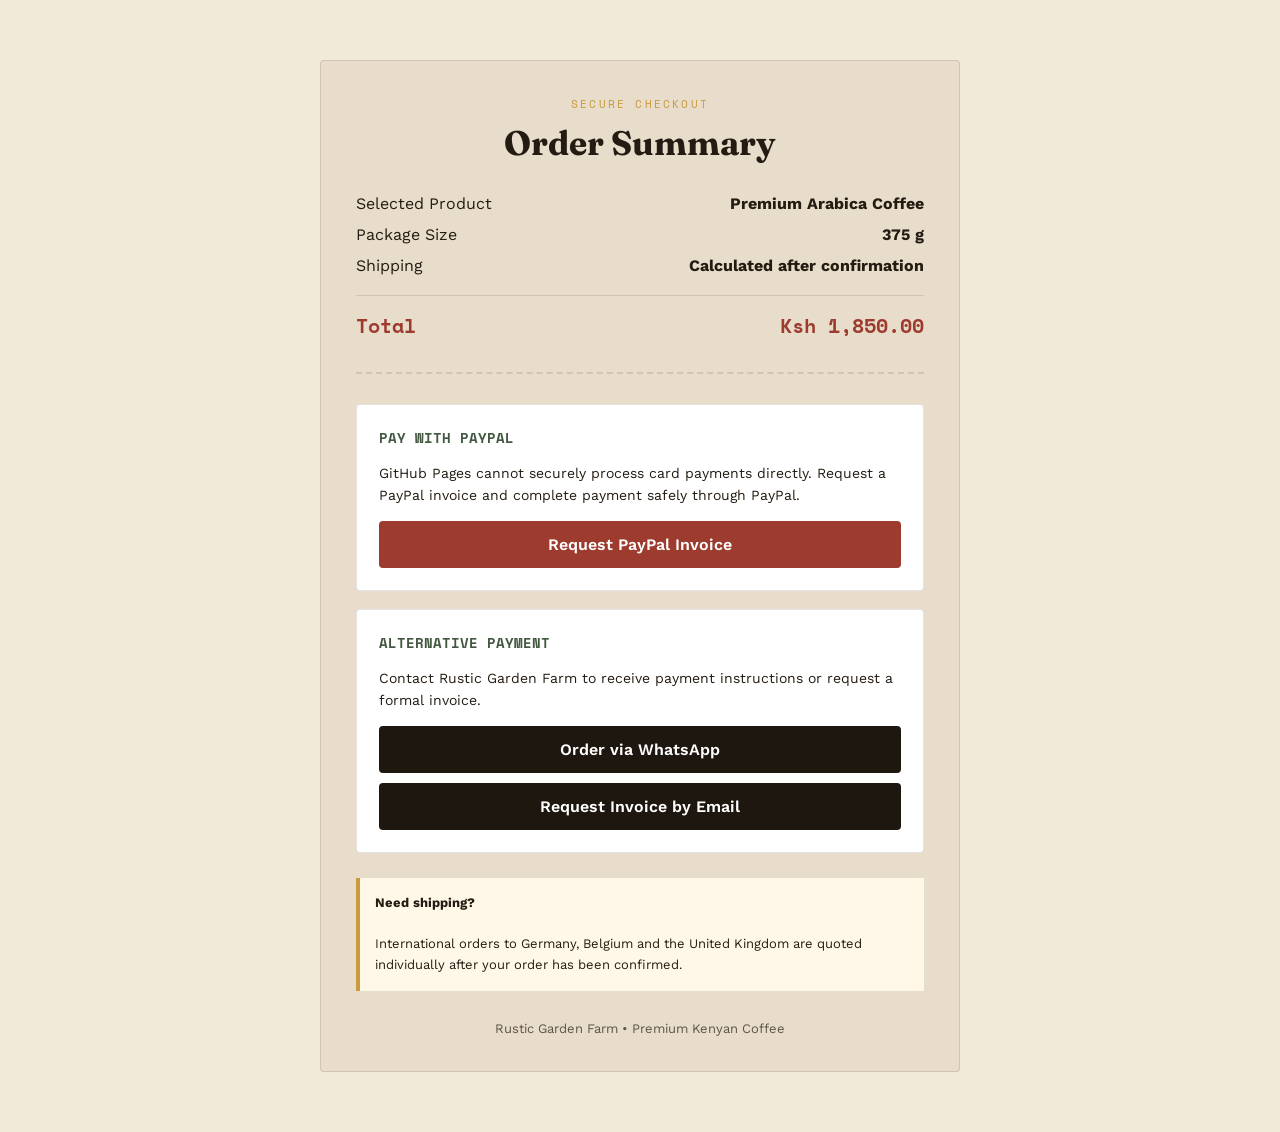
<file: payment.html>
<!DOCTYPE html>
<html lang="en">
<head>

<meta charset="UTF-8">
<meta name="viewport" content="width=device-width, initial-scale=1.0">

<title>Secure Checkout | Rustic Garden Farm</title>

<link rel="icon" href="favicon.ico">

<link rel="preconnect" href="https://fonts.googleapis.com">
<link rel="preconnect" href="https://fonts.gstatic.com" crossorigin>

<link href="https://fonts.googleapis.com/css2?family=Fraunces:wght@600&family=Space+Mono:wght@400;700&family=Work+Sans:wght@400;500;600&display=swap" rel="stylesheet">

<style>

:root{
--ink:#241C12;
--soil:#1E1710;
--paper:#F2EAD8;
--paper2:#E8DCCA;
--accent:#9C3B2E;
--accent-dark:#7C2E23;
--green:#435841;
--gold:#C99A3E;
--line:rgba(36,28,18,.12);
--radius:4px;
}

*{
box-sizing:border-box;
}

body{
margin:0;
background:var(--paper);
font-family:'Work Sans',sans-serif;
color:var(--ink);
}

.container{
max-width:640px;
margin:60px auto;
padding:35px;
background:var(--paper2);
border:1px solid var(--line);
border-radius:var(--radius);
}

.eyebrow{
display:block;
text-align:center;
font-family:'Space Mono',monospace;
font-size:11px;
letter-spacing:.2em;
text-transform:uppercase;
color:var(--gold);
margin-bottom:10px;
}

h1{
margin:0 0 30px;
font-family:'Fraunces',serif;
text-align:center;
font-size:34px;
}

.summary{
border-bottom:2px dashed var(--line);
padding-bottom:20px;
margin-bottom:30px;
}

.row{
display:flex;
justify-content:space-between;
margin:12px 0;
gap:20px;
}

.row strong{
text-align:right;
}

.total{
margin-top:20px;
padding-top:15px;
border-top:1px solid var(--line);
font-size:20px;
font-weight:bold;
color:var(--accent);
font-family:'Space Mono',monospace;
}

.card{
background:white;
padding:22px;
border:1px solid var(--line);
margin-bottom:18px;
border-radius:var(--radius);
}

.card h3{
margin-top:0;
font-size:14px;
font-family:'Space Mono',monospace;
text-transform:uppercase;
color:var(--green);
}

.card p{
font-size:14px;
line-height:1.6;
}

.btn{
display:block;
width:100%;
padding:14px;
margin-top:10px;
text-decoration:none;
text-align:center;
font-weight:600;
border-radius:4px;
transition:.25s;
}

.btn-dark{
background:var(--soil);
color:white;
}

.btn-primary{
background:var(--accent);
color:white;
}

.btn:hover{
transform:translateY(-2px);
opacity:.95;
}

.notice{
margin-top:25px;
padding:15px;
background:#fff8e9;
border-left:4px solid var(--gold);
font-size:13px;
line-height:1.6;
}

footer{
margin-top:30px;
text-align:center;
font-size:13px;
opacity:.7;
}

@media(max-width:600px){

.container{
margin:20px;
padding:25px;
}

.row{
flex-direction:column;
}

}

</style>

</head>

<body>

<div class="container">

<span class="eyebrow">Secure Checkout</span>

<h1>Order Summary</h1>

<div class="summary">

<div class="row">
<span>Selected Product</span>
<strong id="product-name">Loading...</strong>
</div>

<div class="row">
<span>Package Size</span>
<strong>375 g</strong>
</div>

<div class="row">
<span>Shipping</span>
<strong>Calculated after confirmation</strong>
</div>

<div class="row total">
<span>Total</span>
<strong id="product-price">KES 0</strong>
</div>

</div>

<div class="card">

<h3>Pay with PayPal</h3>

<p>
GitHub Pages cannot securely process card payments directly.
Request a PayPal invoice and complete payment safely through PayPal.
</p>

<div id="paypalButton"></div>

</div>

<div class="card">

<h3>Alternative Payment</h3>

<p>
Contact Rustic Garden Farm to receive payment instructions or request a formal invoice.
</p>

<a id="whatsapp" class="btn btn-dark" target="_blank">
Order via WhatsApp
</a>

<a id="email" class="btn btn-dark">
Request Invoice by Email
</a>

</div>

<div class="notice">

<strong>Need shipping?</strong><br><br>

International orders to Germany, Belgium and the United Kingdom are quoted individually after your order has been confirmed.

</div>

<footer>

Rustic Garden Farm • Premium Kenyan Coffee

</footer>

</div>

<script>

const params = new URLSearchParams(window.location.search);

const productName =
params.get("item") || "Premium Arabica Coffee";

const rawPrice = Number(params.get("price"));

const productPrice =
Number.isFinite(rawPrice) && rawPrice > 0
? rawPrice
: 1850;

document.getElementById("product-name").textContent =
productName;

document.getElementById("product-price").textContent =
productPrice.toLocaleString("en-KE",{
style:"currency",
currency:"KES"
});

const phone="254722704997";

const email="GroupNomad@outlook.com";

const message=
`Hello Rustic Garden Farm,

I would like to order:

Product:
${productName}

Price:
KES ${productPrice.toLocaleString()}

Please send payment instructions.

Thank you.`;

document.getElementById("whatsapp").href=
`https://wa.me/${phone}?text=${encodeURIComponent(message)}`;

document.getElementById("email").href=
`mailto:${email}?subject=Coffee Order Request&body=${encodeURIComponent(message)}`;

document.getElementById("paypalButton").innerHTML=
`
<a class="btn btn-primary"
href="mailto:${email}?subject=PayPal Invoice Request&body=${encodeURIComponent(message)}">
Request PayPal Invoice
</a>
`;

</script>

<noscript>

<div style="text-align:center;padding:20px;font-family:sans-serif;">
JavaScript is required to display your order details.
</div>

</noscript>

</body>
</html>
</file>
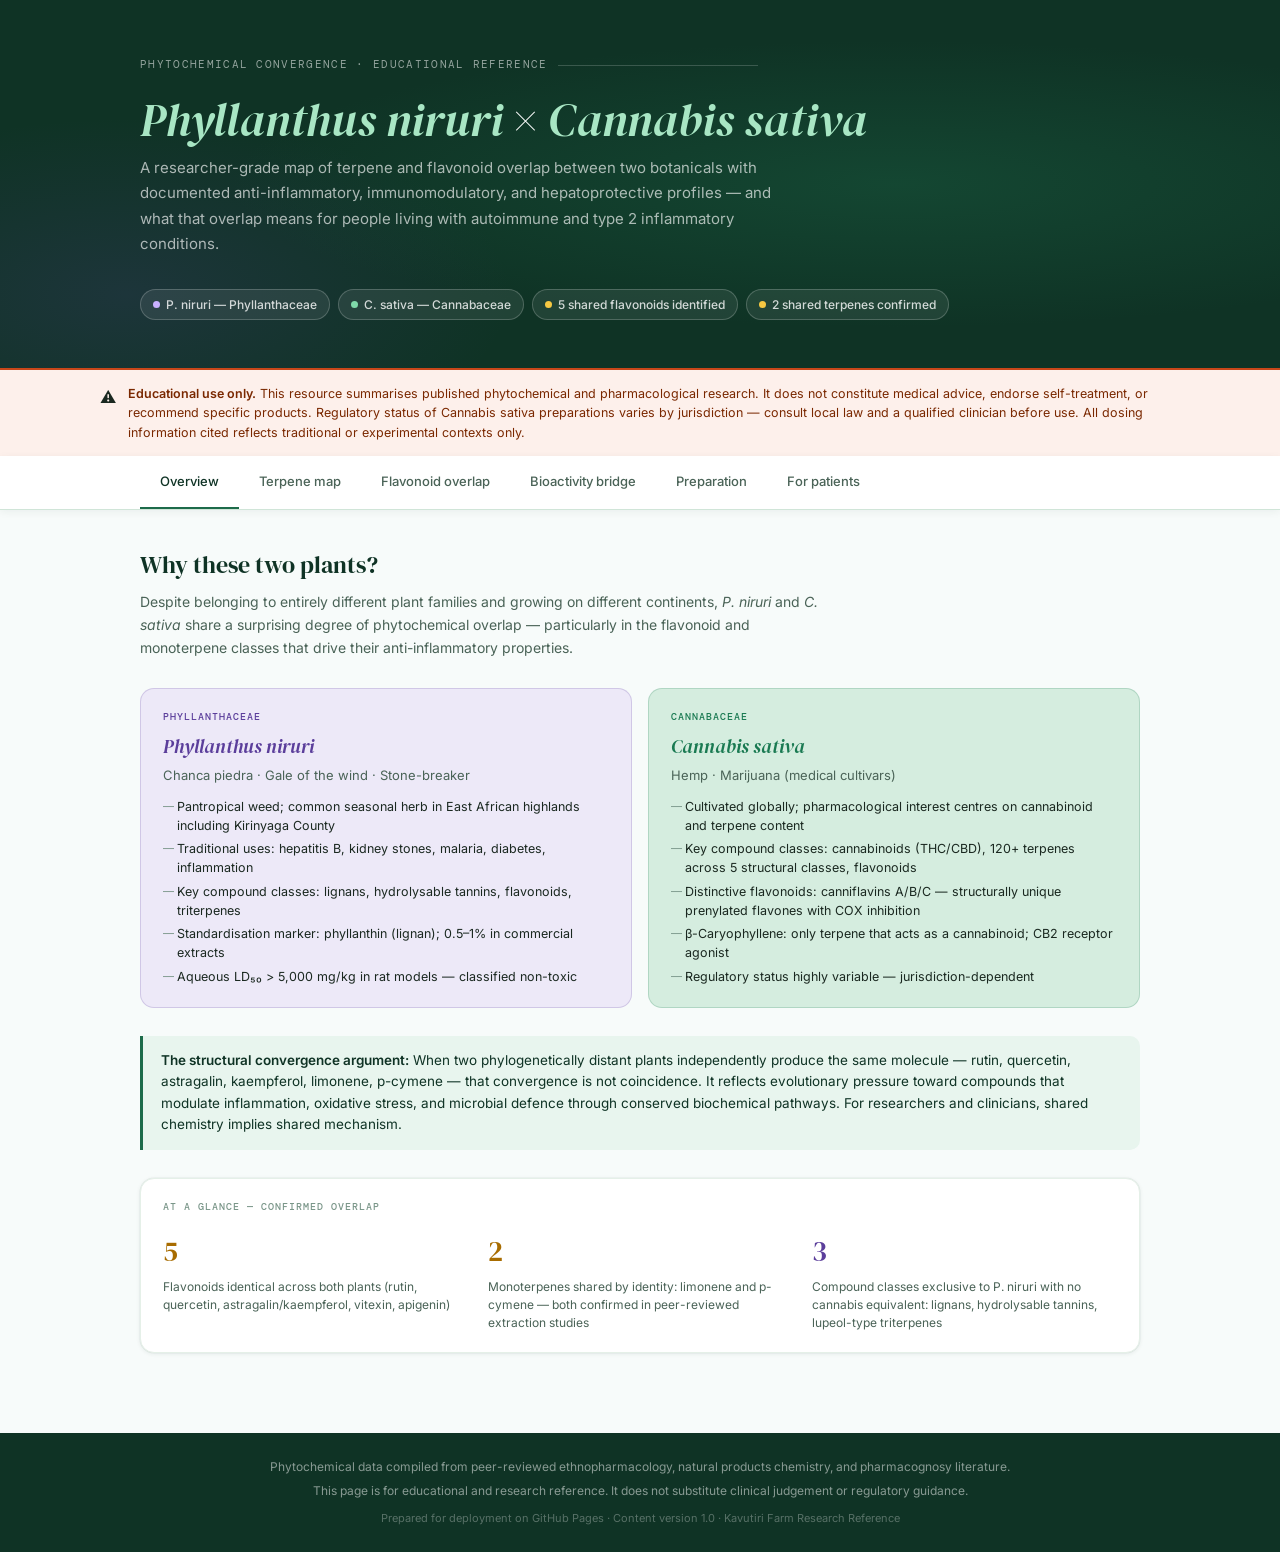
<file: phyllanthus_niruri_research.html>
<!DOCTYPE html>
<html lang="en">
<head>
<meta charset="UTF-8">
<meta name="viewport" content="width=device-width, initial-scale=1.0">
<title>Phyllanthus niruri × Cannabis sativa — Phytochemical Convergence Map</title>
<link href="https://fonts.googleapis.com/css2?family=DM+Serif+Display:ital@0;1&family=Inter:wght@300;400;500;600&family=DM+Mono:wght@400;500&display=swap" rel="stylesheet">
<style>
/* ─── Design tokens ──────────────────────────────────────── */
:root {
  --forest:       #0F3325;
  --leaf:         #1D6B4A;
  --leaf-light:   #2D9166;
  --mist:         #E8F5EE;
  --page:         #F7FBFA;
  --pn-purple:    #5B3E9B;
  --pn-light:     #EDE9F8;
  --cs-green:     #1A7A52;
  --cs-light:     #D5EDDF;
  --shared-gold:  #A86C00;
  --shared-light: #FEF3D8;
  --alert:        #C8471A;
  --alert-bg:     #FDF0EB;
  --text-main:    #1A2820;
  --text-sub:     #4A6357;
  --text-muted:   #7A9689;
  --border:       #D0E5D8;
  --border-soft:  #E5F0E8;
  --white:        #FFFFFF;
  --shadow:       0 1px 4px rgba(15,51,37,0.08), 0 0 0 0.5px rgba(15,51,37,0.06);
  --shadow-card:  0 2px 12px rgba(15,51,37,0.10), 0 0 0 0.5px rgba(15,51,37,0.07);
}

/* ─── Reset & base ───────────────────────────────────────── */
*, *::before, *::after { box-sizing: border-box; margin: 0; padding: 0; }
html { scroll-behavior: smooth; }
body {
  font-family: 'Inter', system-ui, sans-serif;
  background: var(--page);
  color: var(--text-main);
  font-size: 15px;
  line-height: 1.6;
  -webkit-font-smoothing: antialiased;
}

/* ─── Typography ─────────────────────────────────────────── */
h1, h2, h3, .serif { font-family: 'DM Serif Display', Georgia, serif; }
.mono { font-family: 'DM Mono', 'Courier New', monospace; }

/* ─── Header ─────────────────────────────────────────────── */
.site-header {
  background: var(--forest);
  color: var(--white);
  padding: 0;
  position: relative;
  overflow: hidden;
}
.site-header::before {
  content: '';
  position: absolute;
  inset: 0;
  background:
    radial-gradient(ellipse 80% 60% at 70% 50%, rgba(29,107,74,0.35) 0%, transparent 65%),
    radial-gradient(ellipse 50% 80% at 10% 80%, rgba(91,62,155,0.18) 0%, transparent 60%);
  pointer-events: none;
}
.header-inner {
  position: relative;
  max-width: 1080px;
  margin: 0 auto;
  padding: 56px 40px 48px;
}
.header-eyebrow {
  font-family: 'DM Mono', monospace;
  font-size: 11px;
  letter-spacing: 0.12em;
  text-transform: uppercase;
  color: rgba(255,255,255,0.55);
  margin-bottom: 18px;
  display: flex;
  align-items: center;
  gap: 10px;
}
.header-eyebrow::after {
  content: '';
  flex: 1;
  height: 0.5px;
  background: rgba(255,255,255,0.18);
  max-width: 200px;
}
h1 {
  font-size: clamp(26px, 4vw, 46px);
  font-weight: 400;
  line-height: 1.2;
  color: var(--white);
  margin-bottom: 8px;
}
h1 em {
  font-style: italic;
  color: #A8E6C4;
}
.header-subtitle {
  font-size: 15px;
  color: rgba(255,255,255,0.65);
  max-width: 640px;
  margin-bottom: 32px;
  line-height: 1.7;
}
.header-pills {
  display: flex;
  flex-wrap: wrap;
  gap: 8px;
}
.pill {
  display: inline-flex;
  align-items: center;
  gap: 6px;
  font-size: 12px;
  font-weight: 500;
  padding: 5px 12px;
  border-radius: 20px;
  border: 0.5px solid rgba(255,255,255,0.2);
  background: rgba(255,255,255,0.08);
  color: rgba(255,255,255,0.8);
}
.pill-dot { width: 7px; height: 7px; border-radius: 50%; }

/* ─── Disclaimer banner ───────────────────────────────────── */
.disclaimer {
  background: var(--alert-bg);
  border-top: 2px solid var(--alert);
  padding: 14px 40px;
}
.disclaimer-inner {
  max-width: 1080px;
  margin: 0 auto;
  display: flex;
  gap: 12px;
  align-items: flex-start;
}
.disclaimer-icon {
  font-size: 16px;
  flex-shrink: 0;
  margin-top: 1px;
}
.disclaimer p {
  font-size: 12.5px;
  color: #7A2800;
  line-height: 1.55;
}
.disclaimer strong { font-weight: 600; }

/* ─── Nav tabs ───────────────────────────────────────────── */
.nav-wrap {
  background: var(--white);
  border-bottom: 1px solid var(--border);
  position: sticky;
  top: 0;
  z-index: 50;
  box-shadow: 0 2px 8px rgba(15,51,37,0.06);
}
.nav-inner {
  max-width: 1080px;
  margin: 0 auto;
  padding: 0 40px;
  display: flex;
  gap: 0;
  overflow-x: auto;
  scrollbar-width: none;
}
.nav-inner::-webkit-scrollbar { display: none; }
.nav-tab {
  font-size: 13px;
  font-weight: 500;
  color: var(--text-sub);
  padding: 15px 20px;
  cursor: pointer;
  border-bottom: 2.5px solid transparent;
  white-space: nowrap;
  transition: color 0.15s, border-color 0.15s;
  user-select: none;
}
.nav-tab:hover { color: var(--leaf); }
.nav-tab.active {
  color: var(--forest);
  border-bottom-color: var(--leaf);
}

/* ─── Main layout ────────────────────────────────────────── */
.main { max-width: 1080px; margin: 0 auto; padding: 36px 40px 80px; }
.panel { display: none; }
.panel.active { display: block; }

/* ─── Section titles ─────────────────────────────────────── */
.section-header {
  margin-bottom: 28px;
}
.section-title {
  font-size: 24px;
  font-weight: 400;
  color: var(--forest);
  margin-bottom: 6px;
}
.section-desc {
  font-size: 14px;
  color: var(--text-sub);
  max-width: 700px;
  line-height: 1.65;
}

/* ─── Highlight callout ───────────────────────────────────── */
.callout {
  background: var(--mist);
  border-left: 3px solid var(--leaf);
  border-radius: 0 10px 10px 0;
  padding: 14px 18px;
  font-size: 13.5px;
  color: var(--forest);
  line-height: 1.6;
  margin-bottom: 28px;
}
.callout strong { font-weight: 600; }

/* ─── Plant identity split ───────────────────────────────── */
.plant-split {
  display: grid;
  grid-template-columns: 1fr 1fr;
  gap: 16px;
  margin-bottom: 28px;
}
.plant-card {
  border-radius: 14px;
  padding: 20px 22px;
  border: 1px solid;
}
.plant-card.pn {
  background: var(--pn-light);
  border-color: rgba(91,62,155,0.2);
}
.plant-card.cs {
  background: var(--cs-light);
  border-color: rgba(26,122,82,0.2);
}
.plant-label {
  font-family: 'DM Mono', monospace;
  font-size: 10px;
  letter-spacing: 0.1em;
  text-transform: uppercase;
  font-weight: 500;
  margin-bottom: 6px;
}
.plant-card.pn .plant-label { color: var(--pn-purple); }
.plant-card.cs .plant-label { color: var(--cs-green); }
.plant-name {
  font-family: 'DM Serif Display', serif;
  font-size: 19px;
  font-style: italic;
  margin-bottom: 4px;
}
.plant-card.pn .plant-name { color: var(--pn-purple); }
.plant-card.cs .plant-name { color: var(--cs-green); }
.plant-common {
  font-size: 13px;
  color: var(--text-sub);
  margin-bottom: 12px;
}
.plant-facts {
  list-style: none;
  display: flex;
  flex-direction: column;
  gap: 5px;
}
.plant-facts li {
  font-size: 12.5px;
  color: var(--text-main);
  padding-left: 14px;
  position: relative;
  line-height: 1.5;
}
.plant-facts li::before {
  content: '—';
  position: absolute;
  left: 0;
  color: var(--text-muted);
  font-size: 11px;
}

/* ─── Card ───────────────────────────────────────────────── */
.card {
  background: var(--white);
  border: 1px solid var(--border-soft);
  border-radius: 14px;
  padding: 20px 22px;
  box-shadow: var(--shadow);
}
.card + .card { margin-top: 16px; }
.card-label {
  font-family: 'DM Mono', monospace;
  font-size: 10px;
  letter-spacing: 0.1em;
  text-transform: uppercase;
  color: var(--text-muted);
  font-weight: 500;
  margin-bottom: 14px;
}

/* ─── Grid ───────────────────────────────────────────────── */
.grid-2 {
  display: grid;
  grid-template-columns: 1fr 1fr;
  gap: 16px;
  margin-bottom: 16px;
}

/* ─── Compound rows ──────────────────────────────────────── */
.cpd-list { display: flex; flex-direction: column; gap: 0; }
.cpd-row {
  display: flex;
  gap: 10px;
  padding: 9px 0;
  border-bottom: 0.5px solid var(--border-soft);
  align-items: flex-start;
}
.cpd-row:last-child { border-bottom: none; }
.cpd-dot {
  width: 8px;
  height: 8px;
  border-radius: 50%;
  flex-shrink: 0;
  margin-top: 5px;
}
.cpd-dot.shared { background: var(--shared-gold); }
.cpd-dot.pn { background: var(--pn-purple); }
.cpd-dot.cs { background: var(--cs-green); }
.cpd-name {
  font-family: 'DM Mono', monospace;
  font-size: 12px;
  font-weight: 500;
  color: var(--text-main);
  min-width: 100px;
  flex-shrink: 0;
  line-height: 1.4;
  margin-top: 1px;
}
.cpd-bio {
  font-size: 12.5px;
  color: var(--text-sub);
  line-height: 1.5;
}

/* ─── Legend ─────────────────────────────────────────────── */
.legend {
  display: flex;
  flex-wrap: wrap;
  gap: 14px;
  font-size: 12px;
  color: var(--text-sub);
  margin-bottom: 20px;
  align-items: center;
}
.leg { display: flex; align-items: center; gap: 6px; }
.leg-dot { width: 9px; height: 9px; border-radius: 50%; }

/* ─── Tag chips ──────────────────────────────────────────── */
.tag {
  display: inline-block;
  font-family: 'DM Mono', monospace;
  font-size: 10px;
  font-weight: 500;
  padding: 2px 8px;
  border-radius: 4px;
  letter-spacing: 0.03em;
  margin: 2px 3px 2px 0;
}
.tag.shared { background: var(--shared-light); color: var(--shared-gold); border: 0.5px solid rgba(168,108,0,0.25); }
.tag.pn { background: var(--pn-light); color: var(--pn-purple); border: 0.5px solid rgba(91,62,155,0.2); }
.tag.cs { background: var(--cs-light); color: var(--cs-green); border: 0.5px solid rgba(26,122,82,0.2); }

/* ─── Venn / Overlap diagram ─────────────────────────────── */
.venn-wrap {
  background: var(--white);
  border: 1px solid var(--border-soft);
  border-radius: 14px;
  padding: 28px 22px 22px;
  margin-bottom: 16px;
  box-shadow: var(--shadow);
}
.venn-svg-wrap { overflow-x: auto; }
.venn-legend {
  display: flex;
  justify-content: center;
  gap: 24px;
  margin-top: 14px;
  font-size: 12px;
  color: var(--text-sub);
  flex-wrap: wrap;
}

/* ─── Bioactivity bridge ─────────────────────────────────── */
.bridge-table { width: 100%; border-collapse: collapse; }
.bridge-table th {
  font-family: 'DM Mono', monospace;
  font-size: 10px;
  letter-spacing: 0.08em;
  text-transform: uppercase;
  color: var(--text-muted);
  padding: 8px 12px;
  text-align: left;
  border-bottom: 1px solid var(--border);
}
.bridge-table td {
  padding: 11px 12px;
  border-bottom: 0.5px solid var(--border-soft);
  font-size: 12.5px;
  vertical-align: top;
  line-height: 1.55;
}
.bridge-table tr:last-child td { border-bottom: none; }
.bridge-table td:nth-child(2) {
  text-align: center;
  font-size: 16px;
  color: var(--text-muted);
  padding: 11px 8px;
  vertical-align: middle;
}
.equiv-strong { color: var(--shared-gold); }
.equiv-partial { color: var(--cs-green); }
.equiv-none { color: var(--alert); }

/* ─── Summary grid ───────────────────────────────────────── */
.summary-grid {
  display: grid;
  grid-template-columns: 1fr 1fr;
  gap: 12px;
  margin-top: 16px;
}
.summary-cell {
  border-radius: 12px;
  padding: 16px 18px;
  border: 1px solid;
}
.summary-cell.strong {
  background: var(--shared-light);
  border-color: rgba(168,108,0,0.2);
}
.summary-cell.pn {
  background: var(--pn-light);
  border-color: rgba(91,62,155,0.2);
}
.summary-cell.cs {
  background: var(--cs-light);
  border-color: rgba(26,122,82,0.2);
}
.summary-cell.moderate {
  background: var(--mist);
  border-color: rgba(29,107,74,0.2);
}
.summary-cell-label {
  font-family: 'DM Mono', monospace;
  font-size: 10px;
  letter-spacing: 0.1em;
  text-transform: uppercase;
  font-weight: 500;
  margin-bottom: 7px;
}
.summary-cell.strong .summary-cell-label { color: var(--shared-gold); }
.summary-cell.pn .summary-cell-label { color: var(--pn-purple); }
.summary-cell.cs .summary-cell-label { color: var(--cs-green); }
.summary-cell.moderate .summary-cell-label { color: var(--leaf); }
.summary-cell p { font-size: 12.5px; color: var(--text-main); line-height: 1.6; }

/* ─── Preparation protocol ───────────────────────────────── */
.prep-block { margin-bottom: 20px; }
.prep-block-title {
  font-size: 14px;
  font-weight: 600;
  color: var(--forest);
  margin-bottom: 12px;
  display: flex;
  align-items: center;
  gap: 10px;
}
.prep-block-badge {
  font-family: 'DM Mono', monospace;
  font-size: 10px;
  font-weight: 500;
  letter-spacing: 0.08em;
  background: var(--forest);
  color: var(--white);
  padding: 3px 9px;
  border-radius: 4px;
}
.prep-steps { display: flex; flex-direction: column; gap: 0; }
.prep-step {
  display: flex;
  gap: 14px;
  padding: 12px 0;
  border-bottom: 0.5px solid var(--border-soft);
}
.prep-step:last-child { border-bottom: none; }
.step-num {
  width: 26px;
  height: 26px;
  border-radius: 50%;
  background: var(--mist);
  border: 1.5px solid var(--leaf);
  color: var(--forest);
  font-size: 11px;
  font-weight: 600;
  display: flex;
  align-items: center;
  justify-content: center;
  flex-shrink: 0;
  font-family: 'DM Mono', monospace;
}
.step-title {
  font-size: 13.5px;
  font-weight: 600;
  color: var(--text-main);
  margin-bottom: 4px;
}
.step-body { font-size: 12.5px; color: var(--text-sub); line-height: 1.6; }
.step-note {
  margin-top: 6px;
  font-size: 12px;
  color: var(--leaf-light);
  font-style: italic;
}

/* ─── For patients section ───────────────────────────────── */
.patient-callout {
  background: var(--forest);
  color: rgba(255,255,255,0.85);
  border-radius: 14px;
  padding: 24px 26px;
  margin-bottom: 20px;
}
.patient-callout h3 {
  color: #A8E6C4;
  font-size: 18px;
  font-weight: 400;
  margin-bottom: 10px;
}
.patient-callout p {
  font-size: 13px;
  line-height: 1.7;
}
.relevance-grid {
  display: grid;
  grid-template-columns: 1fr 1fr;
  gap: 12px;
  margin-bottom: 20px;
}
.relevance-card {
  background: var(--white);
  border: 1px solid var(--border-soft);
  border-radius: 12px;
  padding: 18px;
  box-shadow: var(--shadow);
}
.relevance-card-title {
  font-size: 13px;
  font-weight: 600;
  color: var(--forest);
  margin-bottom: 8px;
  display: flex;
  align-items: center;
  gap: 8px;
}
.relevance-card-title .icon { font-size: 16px; }
.relevance-card ul {
  list-style: none;
  display: flex;
  flex-direction: column;
  gap: 5px;
}
.relevance-card ul li {
  font-size: 12.5px;
  color: var(--text-sub);
  padding-left: 16px;
  position: relative;
  line-height: 1.5;
}
.relevance-card ul li::before {
  content: '→';
  position: absolute;
  left: 0;
  color: var(--leaf);
  font-size: 11px;
}
.important-box {
  background: var(--alert-bg);
  border: 1px solid rgba(200,71,26,0.25);
  border-radius: 12px;
  padding: 16px 18px;
  font-size: 13px;
  color: #7A2800;
  line-height: 1.65;
}
.important-box strong { font-weight: 600; }

/* ─── Footer ─────────────────────────────────────────────── */
.site-footer {
  background: var(--forest);
  color: rgba(255,255,255,0.5);
  font-size: 12px;
  text-align: center;
  padding: 24px 40px;
  line-height: 1.7;
}
.site-footer a { color: rgba(255,255,255,0.65); }

/* ─── Responsive ─────────────────────────────────────────── */
@media (max-width: 700px) {
  .header-inner { padding: 36px 20px 32px; }
  .disclaimer { padding: 12px 20px; }
  .nav-inner { padding: 0 16px; }
  .main { padding: 24px 20px 60px; }
  .plant-split, .grid-2, .summary-grid, .relevance-grid { grid-template-columns: 1fr; }
  .nav-tab { padding: 13px 14px; font-size: 12px; }
  .bridge-table th:nth-child(2), .bridge-table td:nth-child(2) { display: none; }
}
</style>
</head>
<body>

<!-- ═══════════════════════ HEADER ══════════════════════════ -->
<header class="site-header">
  <div class="header-inner">
    <div class="header-eyebrow">Phytochemical convergence · Educational reference</div>
    <h1><em>Phyllanthus niruri</em> &times; <em>Cannabis sativa</em></h1>
    <p class="header-subtitle">
      A researcher-grade map of terpene and flavonoid overlap between two botanicals with documented anti-inflammatory, immunomodulatory, and hepatoprotective profiles — and what that overlap means for people living with autoimmune and type 2 inflammatory conditions.
    </p>
    <div class="header-pills">
      <span class="pill"><span class="pill-dot" style="background:#C8B0FF"></span>P. niruri — Phyllanthaceae</span>
      <span class="pill"><span class="pill-dot" style="background:#7FD9AA"></span>C. sativa — Cannabaceae</span>
      <span class="pill"><span class="pill-dot" style="background:#F5C842"></span>5 shared flavonoids identified</span>
      <span class="pill"><span class="pill-dot" style="background:#F5C842"></span>2 shared terpenes confirmed</span>
    </div>
  </div>
</header>

<!-- ═════════════════════ DISCLAIMER ════════════════════════ -->
<div class="disclaimer">
  <div class="disclaimer-inner">
    <span class="disclaimer-icon">⚠</span>
    <p>
      <strong>Educational use only.</strong> This resource summarises published phytochemical and pharmacological research. It does not constitute medical advice, endorse self-treatment, or recommend specific products. Regulatory status of Cannabis sativa preparations varies by jurisdiction — consult local law and a qualified clinician before use. All dosing information cited reflects traditional or experimental contexts only.
    </p>
  </div>
</div>

<!-- ════════════════════════ NAV ═══════════════════════════ -->
<nav class="nav-wrap" aria-label="Content sections">
  <div class="nav-inner">
    <div class="nav-tab active" onclick="showPanel('overview', this)">Overview</div>
    <div class="nav-tab" onclick="showPanel('terpenes', this)">Terpene map</div>
    <div class="nav-tab" onclick="showPanel('flavonoids', this)">Flavonoid overlap</div>
    <div class="nav-tab" onclick="showPanel('bioactivity', this)">Bioactivity bridge</div>
    <div class="nav-tab" onclick="showPanel('preparation', this)">Preparation</div>
    <div class="nav-tab" onclick="showPanel('patients', this)">For patients</div>
  </div>
</nav>

<!-- ════════════════════════ MAIN ══════════════════════════ -->
<main class="main">

<!-- ─────────────────────── OVERVIEW ─────────────────────── -->
<section class="panel active" id="overview">
  <div class="section-header">
    <h2 class="section-title">Why these two plants?</h2>
    <p class="section-desc">
      Despite belonging to entirely different plant families and growing on different continents, <em>P. niruri</em> and <em>C. sativa</em> share a surprising degree of phytochemical overlap — particularly in the flavonoid and monoterpene classes that drive their anti-inflammatory properties.
    </p>
  </div>

  <div class="plant-split">
    <div class="plant-card pn">
      <div class="plant-label">Phyllanthaceae</div>
      <div class="plant-name">Phyllanthus niruri</div>
      <div class="plant-common">Chanca piedra · Gale of the wind · Stone-breaker</div>
      <ul class="plant-facts">
        <li>Pantropical weed; common seasonal herb in East African highlands including Kirinyaga County</li>
        <li>Traditional uses: hepatitis B, kidney stones, malaria, diabetes, inflammation</li>
        <li>Key compound classes: lignans, hydrolysable tannins, flavonoids, triterpenes</li>
        <li>Standardisation marker: phyllanthin (lignan); 0.5–1% in commercial extracts</li>
        <li>Aqueous LD₅₀ &gt; 5,000 mg/kg in rat models — classified non-toxic</li>
      </ul>
    </div>
    <div class="plant-card cs">
      <div class="plant-label">Cannabaceae</div>
      <div class="plant-name">Cannabis sativa</div>
      <div class="plant-common">Hemp · Marijuana (medical cultivars)</div>
      <ul class="plant-facts">
        <li>Cultivated globally; pharmacological interest centres on cannabinoid and terpene content</li>
        <li>Key compound classes: cannabinoids (THC/CBD), 120+ terpenes across 5 structural classes, flavonoids</li>
        <li>Distinctive flavonoids: canniflavins A/B/C — structurally unique prenylated flavones with COX inhibition</li>
        <li>β-Caryophyllene: only terpene that acts as a cannabinoid; CB2 receptor agonist</li>
        <li>Regulatory status highly variable — jurisdiction-dependent</li>
      </ul>
    </div>
  </div>

  <div class="callout">
    <strong>The structural convergence argument:</strong> When two phylogenetically distant plants independently produce the same molecule — rutin, quercetin, astragalin, kaempferol, limonene, p-cymene — that convergence is not coincidence. It reflects evolutionary pressure toward compounds that modulate inflammation, oxidative stress, and microbial defence through conserved biochemical pathways. For researchers and clinicians, shared chemistry implies shared mechanism.
  </div>

  <div class="card">
    <div class="card-label">At a glance — confirmed overlap</div>
    <div style="display:grid; grid-template-columns: 1fr 1fr 1fr; gap: 20px;">
      <div>
        <div style="font-size:28px; font-family:'DM Serif Display',serif; color:var(--shared-gold); margin-bottom:4px;">5</div>
        <div style="font-size:12px; color:var(--text-sub); line-height:1.5;">Flavonoids identical across both plants (rutin, quercetin, astragalin/kaempferol, vitexin, apigenin)</div>
      </div>
      <div>
        <div style="font-size:28px; font-family:'DM Serif Display',serif; color:var(--shared-gold); margin-bottom:4px;">2</div>
        <div style="font-size:12px; color:var(--text-sub); line-height:1.5;">Monoterpenes shared by identity: limonene and p-cymene — both confirmed in peer-reviewed extraction studies</div>
      </div>
      <div>
        <div style="font-size:28px; font-family:'DM Serif Display',serif; color:var(--pn-purple); margin-bottom:4px;">3</div>
        <div style="font-size:12px; color:var(--text-sub); line-height:1.5;">Compound classes exclusive to P. niruri with no cannabis equivalent: lignans, hydrolysable tannins, lupeol-type triterpenes</div>
      </div>
    </div>
  </div>
</section>

<!-- ─────────────────────── TERPENES ─────────────────────── -->
<section class="panel" id="terpenes">
  <div class="section-header">
    <h2 class="section-title">Terpene map</h2>
    <p class="section-desc">
      Terpenes are volatile secondary metabolites built from isoprene units (C5). They account for the aroma profiles of both plants and contribute significantly to anti-inflammatory, antimicrobial, and penetration-enhancing activities.
    </p>
  </div>

  <div class="callout">
    Both plants share <strong>limonene</strong> (C10 monoterpene) and <strong>p-cymene</strong> (C10 monoterpene) by confirmed chemical identity. <em>C. sativa</em> carries 120 terpenes across 5 structural classes; <em>P. niruri</em> is narrower — monoterpenes and triterpenes are the documented classes, with sesquiterpenes present across the Phyllanthus genus.
  </div>

  <div class="legend">
    <span class="leg"><span class="leg-dot" style="background:var(--shared-gold)"></span>Shared compound (identical molecule)</span>
    <span class="leg"><span class="leg-dot" style="background:var(--pn-purple)"></span><em>P. niruri</em> only</span>
    <span class="leg"><span class="leg-dot" style="background:var(--cs-green)"></span><em>C. sativa</em> only</span>
  </div>

  <div class="grid-2">
    <div class="card">
      <div class="card-label">P. niruri — documented terpenes</div>
      <div class="cpd-list">
        <div class="cpd-row">
          <span class="cpd-dot shared"></span>
          <span class="cpd-name">Limonene</span>
          <span class="cpd-bio">Monoterpene (C10). Anti-carcinogenic in liver tumour models; skin penetration enhancer (diclofenac uptake); antibacterial. One of two shared monoterpenes.</span>
        </div>
        <div class="cpd-row">
          <span class="cpd-dot shared"></span>
          <span class="cpd-name">p-Cymene</span>
          <span class="cpd-bio">Monoterpene (C10). Antioxidant; antimicrobial; prevents α-tocopherol (vitamin E) oxidation in formulations. Identical molecule in both plants.</span>
        </div>
        <div class="cpd-row">
          <span class="cpd-dot pn"></span>
          <span class="cpd-name">Lupeol</span>
          <span class="cpd-bio">Triterpene (C30, lupane-type). Skin chemopreventive; hepatoprotective; apoptotic in human pancreatic adenocarcinoma cell lines. P. niruri-exclusive — no cannabis equivalent.</span>
        </div>
        <div class="cpd-row">
          <span class="cpd-dot pn"></span>
          <span class="cpd-name">Phyllanthenol</span>
          <span class="cpd-bio">Triterpene long-chain terpenoid alcohol. Antioxidant contribution; co-occurs with lupeol in root/stem fractions.</span>
        </div>
        <div class="cpd-row">
          <span class="cpd-dot pn"></span>
          <span class="cpd-name">Phyllantheol / phyllanthenone</span>
          <span class="cpd-bio">Triterpene variants. Documented across aerial parts; structurally related to lupeol class.</span>
        </div>
      </div>
    </div>

    <div class="card">
      <div class="card-label">C. sativa — 120 terpenes (selected)</div>
      <div class="cpd-list">
        <div class="cpd-row">
          <span class="cpd-dot shared"></span>
          <span class="cpd-name">Limonene</span>
          <span class="cpd-bio">Monoterpene. Present across 61 cannabis monoterpenes. Citrus aroma; anxiolytic, antibacterial. Shared with P. niruri by identity.</span>
        </div>
        <div class="cpd-row">
          <span class="cpd-dot shared"></span>
          <span class="cpd-name">p-Cymene</span>
          <span class="cpd-bio">Monoterpene. Antioxidant synergist in the terpene blend. Isomeric to thyme-derived cymene. Shared with P. niruri by identity.</span>
        </div>
        <div class="cpd-row">
          <span class="cpd-dot cs"></span>
          <span class="cpd-name">β-Myrcene</span>
          <span class="cpd-bio">Monoterpene. Sedative; analgesic; anti-inflammatory. Among the most abundant cannabis monoterpenes. No equivalent in P. niruri.</span>
        </div>
        <div class="cpd-row">
          <span class="cpd-dot cs"></span>
          <span class="cpd-name">β-Caryophyllene</span>
          <span class="cpd-bio">Sesquiterpene (C15). CB2 receptor agonist — the only terpene that functions as a cannabinoid. Anti-inflammatory via endocannabinoid system.</span>
        </div>
        <div class="cpd-row">
          <span class="cpd-dot cs"></span>
          <span class="cpd-name">α-Pinene / Linalool</span>
          <span class="cpd-bio">Monoterpenes. α-Pinene: bronchodilatory, memory-supporting (AChE inhibition). Linalool: anxiolytic, sedative.</span>
        </div>
        <div class="cpd-row">
          <span class="cpd-dot cs"></span>
          <span class="cpd-name">51 sesquiterpenes (C15)</span>
          <span class="cpd-bio">Largest aromatic class in cannabis. Includes humulene, bisabolol, farnesene. Anti-inflammatory; characteristic cannabis aroma.</span>
        </div>
        <div class="cpd-row">
          <span class="cpd-dot cs"></span>
          <span class="cpd-name">2 triterpenes (C30)</span>
          <span class="cpd-bio">Friedelin and epifriedelanol — friedelan-type skeleton. Structurally distinct from P. niruri's lupane-type lupeol. Activities not equivalent.</span>
        </div>
      </div>
    </div>
  </div>

  <div class="card">
    <div class="card-label">Structural classes compared</div>
    <div class="cpd-list">
      <div class="cpd-row">
        <span class="cpd-name" style="min-width:120px">Monoterpenes (C10)</span>
        <span class="cpd-bio">Both plants: limonene + p-cymene confirmed by identity. 2 isoprene units. Most volatile class — responsible for aroma and topical penetration enhancement. Cannabis has 61 monoterpenes total; P. niruri's monoterpene profile is narrower but includes the two shared molecules.</span>
      </div>
      <div class="cpd-row">
        <span class="cpd-name" style="min-width:120px">Sesquiterpenes (C15)</span>
        <span class="cpd-bio">Cannabis: 51 compounds — dominant aromatic class. P. niruri: sesquiterpenes documented for Phyllanthus genus (~40 species-level), but species-specific list for P. niruri is not well characterised in reviewed literature. No direct overlap claimed.</span>
      </div>
      <div class="cpd-row">
        <span class="cpd-name" style="min-width:120px">Diterpenes (C20)</span>
        <span class="cpd-bio">Cannabis: 2 confirmed (phytol class). P. niruri: phytol-class possible but not reported in core literature for this species.</span>
      </div>
      <div class="cpd-row" style="border-bottom:none">
        <span class="cpd-name" style="min-width:120px">Triterpenes (C30)</span>
        <span class="cpd-bio">P. niruri: lupeol, phyllanthenol, phyllantheol — well-documented, bioactive, lupane-type skeleton. Cannabis: 2 triterpenes (friedelan-type) — different structural class. No bioactivity equivalence should be assumed.</span>
      </div>
    </div>
  </div>
</section>

<!-- ─────────────────────── FLAVONOIDS ───────────────────── -->
<section class="panel" id="flavonoids">
  <div class="section-header">
    <h2 class="section-title">Flavonoid overlap</h2>
    <p class="section-desc">
      Flavonoids are polyphenolic secondary metabolites with well-characterised anti-inflammatory, antioxidant, and immunomodulatory mechanisms. The degree of flavonoid convergence between these two unrelated plant families is pharmacologically significant.
    </p>
  </div>

  <div class="callout">
    At minimum <strong>5 flavonoids are confirmed shared by identity</strong>: rutin, quercetin, astragalin (kaempferol-3-O-glucoside), vitexin/orientin, and apigenin. This is a high degree of convergence for plants in the Phyllanthaceae and Cannabaceae families, which last shared a common ancestor hundreds of millions of years ago.
  </div>

  <!-- Visual Venn SVG -->
  <div class="venn-wrap">
    <div class="card-label" style="margin-bottom:16px">Compound overlap diagram</div>
    <div class="venn-svg-wrap">
      <svg viewBox="0 0 860 320" xmlns="http://www.w3.org/2000/svg" style="width:100%;max-width:860px;display:block;margin:0 auto">
        <!-- P. niruri circle -->
        <circle cx="290" cy="160" r="130" fill="rgba(91,62,155,0.08)" stroke="#5B3E9B" stroke-width="1.5" stroke-dasharray="4,3"/>
        <!-- C. sativa circle -->
        <circle cx="570" cy="160" r="130" fill="rgba(26,122,82,0.08)" stroke="#1A7A52" stroke-width="1.5" stroke-dasharray="4,3"/>
        <!-- Overlap fill -->
        <path d="M430,72 A130,130,0,0,1,430,248 A130,130,0,0,1,430,72" fill="rgba(168,108,0,0.10)" stroke="none"/>

        <!-- P. niruri label -->
        <text x="200" y="50" text-anchor="middle" font-family="DM Serif Display, serif" font-size="13" font-style="italic" fill="#5B3E9B">P. niruri</text>
        <text x="200" y="66" text-anchor="middle" font-family="Inter, sans-serif" font-size="10" fill="#7A6AAB">only</text>

        <!-- C. sativa label -->
        <text x="660" y="50" text-anchor="middle" font-family="DM Serif Display, serif" font-size="13" font-style="italic" fill="#1A7A52">C. sativa</text>
        <text x="660" y="66" text-anchor="middle" font-family="Inter, sans-serif" font-size="10" fill="#4A9A72">only</text>

        <!-- Shared label -->
        <text x="430" y="42" text-anchor="middle" font-family="Inter, sans-serif" font-size="10" font-weight="600" fill="#A86C00">Shared</text>

        <!-- Shared compounds (centre) -->
        <text x="430" y="105" text-anchor="middle" font-family="DM Mono, monospace" font-size="10" font-weight="500" fill="#6B4200">Rutin</text>
        <text x="430" y="122" text-anchor="middle" font-family="DM Mono, monospace" font-size="10" font-weight="500" fill="#6B4200">Quercetin</text>
        <text x="430" y="139" text-anchor="middle" font-family="DM Mono, monospace" font-size="10" font-weight="500" fill="#6B4200">Astragalin</text>
        <text x="430" y="156" text-anchor="middle" font-family="DM Mono, monospace" font-size="10" font-weight="500" fill="#6B4200">Kaempferol</text>
        <text x="430" y="173" text-anchor="middle" font-family="DM Mono, monospace" font-size="10" font-weight="500" fill="#6B4200">Vitexin/Orientin</text>
        <text x="430" y="190" text-anchor="middle" font-family="DM Mono, monospace" font-size="10" font-weight="500" fill="#6B4200">Apigenin</text>
        <text x="430" y="213" text-anchor="middle" font-family="DM Mono, monospace" font-size="10" fill="#8B6200">Limonene</text>
        <text x="430" y="228" text-anchor="middle" font-family="DM Mono, monospace" font-size="10" fill="#8B6200">p-Cymene</text>

        <!-- P. niruri only -->
        <text x="225" y="110" text-anchor="middle" font-family="DM Mono, monospace" font-size="9.5" fill="#5B3E9B">Lupeol</text>
        <text x="215" y="128" text-anchor="middle" font-family="DM Mono, monospace" font-size="9.5" fill="#5B3E9B">Phyllanthin</text>
        <text x="220" y="146" text-anchor="middle" font-family="DM Mono, monospace" font-size="9.5" fill="#5B3E9B">Hypophyllanthin</text>
        <text x="218" y="164" text-anchor="middle" font-family="DM Mono, monospace" font-size="9.5" fill="#5B3E9B">Geraniin</text>
        <text x="222" y="182" text-anchor="middle" font-family="DM Mono, monospace" font-size="9.5" fill="#5B3E9B">Corilagin</text>
        <text x="218" y="200" text-anchor="middle" font-family="DM Mono, monospace" font-size="9.5" fill="#5B3E9B">Ellagic acid</text>
        <text x="215" y="218" text-anchor="middle" font-family="DM Mono, monospace" font-size="9.5" fill="#5B3E9B">Nirurin</text>
        <text x="218" y="236" text-anchor="middle" font-family="DM Mono, monospace" font-size="9.5" fill="#5B3E9B">Quercitrin</text>

        <!-- C. sativa only -->
        <text x="635" y="110" text-anchor="middle" font-family="DM Mono, monospace" font-size="9.5" fill="#1A7A52">β-Caryophyllene</text>
        <text x="635" y="128" text-anchor="middle" font-family="DM Mono, monospace" font-size="9.5" fill="#1A7A52">β-Myrcene</text>
        <text x="635" y="146" text-anchor="middle" font-family="DM Mono, monospace" font-size="9.5" fill="#1A7A52">Canniflavin A/B/C</text>
        <text x="635" y="164" text-anchor="middle" font-family="DM Mono, monospace" font-size="9.5" fill="#1A7A52">Naringenin</text>
        <text x="635" y="182" text-anchor="middle" font-family="DM Mono, monospace" font-size="9.5" fill="#1A7A52">α-Pinene</text>
        <text x="635" y="200" text-anchor="middle" font-family="DM Mono, monospace" font-size="9.5" fill="#1A7A52">Linalool</text>
        <text x="635" y="218" text-anchor="middle" font-family="DM Mono, monospace" font-size="9.5" fill="#1A7A52">THC / CBD</text>
        <text x="635" y="236" text-anchor="middle" font-family="DM Mono, monospace" font-size="9.5" fill="#1A7A52">Cytisoside</text>
      </svg>
    </div>
    <div class="venn-legend">
      <span class="leg"><span class="leg-dot" style="background:var(--pn-purple)"></span>P. niruri exclusive</span>
      <span class="leg"><span class="leg-dot" style="background:var(--shared-gold)"></span>Confirmed shared (identity)</span>
      <span class="leg"><span class="leg-dot" style="background:var(--cs-green)"></span>C. sativa exclusive</span>
    </div>
  </div>

  <div class="grid-2">
    <div class="card">
      <div class="card-label">P. niruri flavonoids</div>
      <div class="cpd-list">
        <div class="cpd-row">
          <span class="cpd-dot shared"></span>
          <span class="cpd-name">Rutin</span>
          <span class="cpd-bio">Quercetin-3-O-rutinoside. Confirmed shared. Capillary-protective, anti-hypertensive, antioxidant.</span>
        </div>
        <div class="cpd-row">
          <span class="cpd-dot shared"></span>
          <span class="cpd-name">Quercetin</span>
          <span class="cpd-bio">Flavonol aglycone. Confirmed shared. Anti-aggregation, anti-inflammatory, antifungal, antispasmodic.</span>
        </div>
        <div class="cpd-row">
          <span class="cpd-dot shared"></span>
          <span class="cpd-name">Astragalin</span>
          <span class="cpd-bio">Kaempferol-3-O-glucoside. Immunomodulatory, anti-allergic, anti-IgE, anti-dermatitis documented in vitro.</span>
        </div>
        <div class="cpd-row">
          <span class="cpd-dot shared"></span>
          <span class="cpd-name">Kaempferol</span>
          <span class="cpd-bio">Flavonol. Present as rhamnopyranoside in P. niruri. Anti-inflammatory, antioxidant.</span>
        </div>
        <div class="cpd-row">
          <span class="cpd-dot shared"></span>
          <span class="cpd-name">Orientin / Vitexin</span>
          <span class="cpd-bio">C-glycosides. Confirmed by LC-MS metabolomics. Anti-inflammatory, antioxidant.</span>
        </div>
        <div class="cpd-row">
          <span class="cpd-dot shared"></span>
          <span class="cpd-name">Apigenin</span>
          <span class="cpd-bio">Flavone. Confirmed in methanol extract. Anti-inflammatory, potential anxiolytic.</span>
        </div>
        <div class="cpd-row">
          <span class="cpd-dot pn"></span>
          <span class="cpd-name">Nirurin</span>
          <span class="cpd-bio">Prenylated flavanone glycoside — P. niruri specific. Pharmacological convergence with canniflavins (both prenylated).</span>
        </div>
        <div class="cpd-row">
          <span class="cpd-dot pn"></span>
          <span class="cpd-name">Quercitrin</span>
          <span class="cpd-bio">Quercetin-3-O-rhamnoside. Different sugar residue than cannabis quercetin glycosides.</span>
        </div>
        <div class="cpd-row">
          <span class="cpd-dot pn"></span>
          <span class="cpd-name">Isoquercitrin</span>
          <span class="cpd-bio">Quercetin-3-O-glucoside. Antioxidant; anti-inflammatory in preclinical models.</span>
        </div>
      </div>
    </div>

    <div class="card">
      <div class="card-label">C. sativa exclusive flavonoids</div>
      <div class="cpd-list">
        <div class="cpd-row">
          <span class="cpd-dot cs"></span>
          <span class="cpd-name">Canniflavin A</span>
          <span class="cpd-bio">Methylated isoprenoid flavone — structurally unique to cannabis. COX-1/COX-2 inhibition; ~30× more potent than aspirin by weight in early cell models.</span>
        </div>
        <div class="cpd-row">
          <span class="cpd-dot cs"></span>
          <span class="cpd-name">Canniflavin B/C</span>
          <span class="cpd-bio">Structural variants of canniflavin A. Same prenylated flavone backbone; anti-inflammatory through prostaglandin pathway.</span>
        </div>
        <div class="cpd-row">
          <span class="cpd-dot cs"></span>
          <span class="cpd-name">Naringenin / Naringin</span>
          <span class="cpd-bio">Flavanones confirmed in hemp. Not reported in P. niruri. Antioxidant; anti-inflammatory.</span>
        </div>
        <div class="cpd-row">
          <span class="cpd-dot cs"></span>
          <span class="cpd-name">Cytisoside</span>
          <span class="cpd-bio">Vitexin-2-O-glucoside — cannabis-specific glycoside form of vitexin backbone.</span>
        </div>
      </div>

      <div style="margin-top:16px; padding-top:14px; border-top:0.5px solid var(--border-soft)">
        <div class="card-label" style="margin-bottom:10px">Structural analogy (not identity)</div>
        <div class="cpd-row">
          <span class="cpd-dot" style="background:#888; flex-shrink:0; margin-top:5px"></span>
          <span class="cpd-bio"><span class="mono" style="font-size:11px; color:var(--text-main)">Nirurin (P. niruri)</span> and <span class="mono" style="font-size:11px; color:var(--text-main)">Canniflavins (C. sativa)</span> are both prenylated flavonoids — same class, different backbone oxidation state. Structural analogy suggests parallel anti-inflammatory activity, but activities are not directly transferable without experimental confirmation.</span>
        </div>
      </div>
    </div>
  </div>
</section>

<!-- ─────────────────────── BIOACTIVITY ───────────────────── -->
<section class="panel" id="bioactivity">
  <div class="section-header">
    <h2 class="section-title">Bioactivity bridge</h2>
    <p class="section-desc">
      Where compounds are chemically identical across both plants, documented bioactivity in one plant applies directly to the other. Where compounds are structurally analogous (same class, different glycoside), activity is plausible but requires independent confirmation.
    </p>
  </div>

  <div class="callout">
    Equivalence symbols used below: <strong>≡</strong> = identical molecule, activity transfers directly · <strong>~</strong> = same aglycone, different sugar (activity plausible, not confirmed for glycoside) · <strong>≈</strong> = structural analogy, parallel mechanism inferred · <strong>≠</strong> = no structural equivalent in other plant
  </div>

  <div class="card">
    <div class="card-label">Compound-level bioactivity bridge</div>
    <table class="bridge-table">
      <thead>
        <tr>
          <th>P. niruri compound + activity</th>
          <th></th>
          <th>C. sativa compound + activity</th>
        </tr>
      </thead>
      <tbody>
        <tr>
          <td><span class="tag shared">Rutin</span> Capillary strength, antioxidant, anti-hypertensive</td>
          <td><span class="equiv-strong">≡</span></td>
          <td><span class="tag shared">Rutin</span> Same molecule — same targets, directly applicable across both plant sources</td>
        </tr>
        <tr>
          <td><span class="tag shared">Quercetin</span> Anti-aggregation, anti-inflammatory, antifungal, antispasmodic</td>
          <td><span class="equiv-strong">≡</span></td>
          <td><span class="tag shared">Quercetin</span> Identical aglycone; present in all 4 cannabis cultivars tested in published studies</td>
        </tr>
        <tr>
          <td><span class="tag shared">Astragalin</span> Immunomodulatory, anti-allergic, anti-IgE, anti-dermatitis</td>
          <td><span class="equiv-partial">~</span></td>
          <td><span class="tag cs">Kaempferol-sophoroside</span> Same aglycone (kaempferol), different sugar — immune activity plausible but not confirmed for the cannabis glycoside specifically</td>
        </tr>
        <tr>
          <td><span class="tag shared">Limonene</span> Anti-carcinogenic (liver models), penetration enhancer, antibacterial</td>
          <td><span class="equiv-strong">≡</span></td>
          <td><span class="tag shared">Limonene</span> Identical monoterpene — same mechanisms apply; cannabis is a confirmed alternative source</td>
        </tr>
        <tr>
          <td><span class="tag shared">p-Cymene</span> Antioxidant, antimicrobial, α-tocopherol protection</td>
          <td><span class="equiv-strong">≡</span></td>
          <td><span class="tag shared">p-Cymene</span> Identical monoterpene — bioactivities transfer directly</td>
        </tr>
        <tr>
          <td><span class="tag pn">Lupeol</span> Skin chemopreventive, hepatoprotective, apoptotic (pancreatic adenocarcinoma lines)</td>
          <td><span class="equiv-none">≠</span></td>
          <td><span class="tag cs">Friedelan triterpenes</span> Cannabis triterpenes are friedelan-type — structurally distinct. No equivalence. Lupeol is P. niruri's most differentiated advantage in combined formulations.</td>
        </tr>
        <tr>
          <td><span class="tag pn">Nirurin</span> Prenylated flavanone — anti-inflammatory under investigation</td>
          <td><span class="equiv-partial">≈</span></td>
          <td><span class="tag cs">Canniflavin A/B/C</span> Both are prenylated flavonoids — structural analogy, different backbone. Cannabis: COX inhibition confirmed. P. niruri parallel activity plausible but not yet demonstrated.</td>
        </tr>
        <tr>
          <td><span class="tag pn">Ellagic acid / Geraniin / Corilagin</span> Anti-carcinogenic, DNA protection, antiviral (HBV, HIV)</td>
          <td><span class="equiv-none">≠</span></td>
          <td><span class="tag cs">No equivalent</span> Hydrolysable tannins are exclusive to P. niruri — a major differentiating class</td>
        </tr>
        <tr>
          <td><span class="tag pn">Phyllanthin / Hypophyllanthin</span> Hepatoprotective, anti-inflammatory, anti-HIV (in vitro)</td>
          <td><span class="equiv-none">≠</span></td>
          <td><span class="tag cs">No lignan class</span> Lignans are the most distinctive P. niruri compound class — not found in cannabis. Phyllanthin is the primary standardisation marker.</td>
        </tr>
        <tr>
          <td><span class="tag pn">Quercetin-based anti-lithic activity</span> Kidney stone dissolution in rat models (calcium oxalate)</td>
          <td><span class="equiv-partial">≈</span></td>
          <td><span class="tag cs">Quercetin (shared)</span> Quercetin present in both; anti-lithic effect attributed to P. niruri's unique tannin-lignan-flavonoid synergy, not quercetin alone</td>
        </tr>
      </tbody>
    </table>
  </div>

  <div class="summary-grid">
    <div class="summary-cell strong">
      <div class="summary-cell-label">Strong overlap</div>
      <p>Antioxidant, anti-inflammatory, antimicrobial — carried by shared quercetin, rutin, limonene, and p-cymene. Activity documented independently in both plants; mechanism identical at the molecular level.</p>
    </div>
    <div class="summary-cell moderate">
      <div class="summary-cell-label">Moderate overlap</div>
      <p>Immunomodulation (kaempferol skeleton), anti-cancer (quercetin, limonene), capillary and vascular support (rutin). Shared mechanisms with plant-specific glycoside variations.</p>
    </div>
    <div class="summary-cell pn">
      <div class="summary-cell-label">P. niruri exclusive advantage</div>
      <p>Hepatoprotection, anti-lithic (kidney stone dissolution), anti-HBV, anti-HIV in vitro — driven by unique lignans (phyllanthin), lupeol, and hydrolysable tannins (geraniin, ellagic acid). No cannabis equivalent for these compound classes.</p>
    </div>
    <div class="summary-cell cs">
      <div class="summary-cell-label">C. sativa exclusive advantage</div>
      <p>CB2 agonism via β-caryophyllene (endocannabinoid system modulation), 120-compound terpene breadth, canniflavin COX inhibition, and clinically-studied cannabinoid (CBD/THC) pharmacology.</p>
    </div>
  </div>
</section>

<!-- ─────────────────────── PREPARATION ──────────────────── -->
<section class="panel" id="preparation">
  <div class="section-header">
    <h2 class="section-title">Preparation protocol — P. niruri</h2>
    <p class="section-desc">
      Different compound classes require different extraction methods. A single preparation cannot capture all bioactive fractions simultaneously. Three distinct preparations are described below, each targeting a specific compound class.
    </p>
  </div>

  <div class="callout">
    <strong>Extraction targets:</strong> (A) Aqueous decoction — flavonoids, tannins, lignans · (B) Hydroalcoholic extract — broadest phytochemical range · (C) Essential oil — monoterpenes (limonene, p-cymene) · (D) Lipophilic fraction — lupeol and triterpenes. These require separate, sequential preparations.
  </div>

  <div class="card prep-block">
    <div class="prep-block-title">
      <span class="prep-block-badge">A</span>
      Aqueous decoction — traditional, field-appropriate
    </div>
    <div class="prep-steps">
      <div class="prep-step">
        <div class="step-num">1</div>
        <div>
          <div class="step-title">Plant material</div>
          <div class="step-body">Harvest whole aerial parts at pre-flowering stage for maximum phytochemical content. In Kirinyaga County, P. niruri is a seasonal weed in humid, shaded borders. Wash thoroughly. Sun-dry on raised racks 3–5 days, or shade-dry 7–10 days. Grind to coarse powder. Target yield: ~1,800 g dried powder per extraction batch.</div>
        </div>
      </div>
      <div class="prep-step">
        <div class="step-num">2</div>
        <div>
          <div class="step-title">Decoction</div>
          <div class="step-body">Boil 4–8 g dried powder in 300 ml water for 10–15 minutes at atmospheric pressure. Strain through muslin or fine cloth. Cool before use. This captures: flavonoids (rutin, quercetin, astragalin), hydrolysable tannins (geraniin, corilagin, ellagic acid), lignans (partially). Water solubility confirmed at 26.2% — highest of all tested extraction solvents.</div>
          <div class="step-note">Monoterpenes (limonene, p-cymene) are largely lost at boiling — use Preparation C for terpene-targeted extraction.</div>
        </div>
      </div>
      <div class="prep-step">
        <div class="step-num">3</div>
        <div>
          <div class="step-title">Dosing — decoction</div>
          <div class="step-body">Standard: 2 cups (~300 ml each) daily, taken away from meals. Equivalent to ~8–16 g dried herb/day. Consistent with Ayurvedic and East African traditional practice. Aqueous LD₅₀ in rats: &gt;5,000 mg/kg body weight — classified non-toxic in animal models. Recommended duration for hepatoprotective / anti-lithic applications: 4–8 weeks.</div>
        </div>
      </div>
    </div>
  </div>

  <div class="card prep-block">
    <div class="prep-block-title">
      <span class="prep-block-badge">B</span>
      Hydroalcoholic extract — optimal phytochemical breadth
    </div>
    <div class="prep-steps">
      <div class="prep-step">
        <div class="step-num">1</div>
        <div>
          <div class="step-title">Solvent selection</div>
          <div class="step-body">50% ethanol (v/v) in water — documented optimal for P. niruri for total phenolic content and antioxidant capacity. Captures both hydrophilic (flavonoids, tannins) and moderately lipophilic (quercetin aglycone, lignans, p-cymene-related fractions) simultaneously.</div>
        </div>
      </div>
      <div class="prep-step">
        <div class="step-num">2</div>
        <div>
          <div class="step-title">Maceration</div>
          <div class="step-body">Cold maceration: soak dried powder in 50% ethanol at 1:10 w/v ratio, 24–72 hours at room temperature with periodic agitation. Filter through Whatman No. 1 paper. Evaporate ethanol under reduced pressure at &lt;40°C, or use as tincture directly. Soxhlet at 75°C gives more exhaustive extraction but risks degrading heat-sensitive phenolics.</div>
        </div>
      </div>
      <div class="prep-step">
        <div class="step-num">3</div>
        <div>
          <div class="step-title">Standardisation target</div>
          <div class="step-body">For research or commercial preparations: standardise to 0.5–1% phyllanthin (lignan marker). Dose: 150–300 mg standardised extract twice daily. Ethanol extract LD₅₀: non-toxic up to 300 mg/kg in Sprague-Dawley rats (subchronic); no genotoxic effects documented at 50–250 mg/kg over 30 days.</div>
        </div>
      </div>
    </div>
  </div>

  <div class="card prep-block">
    <div class="prep-block-title">
      <span class="prep-block-badge">C</span>
      Essential oil fraction — terpene-targeted (limonene + p-cymene)
    </div>
    <div class="prep-steps">
      <div class="prep-step">
        <div class="step-num">1</div>
        <div>
          <div class="step-title">Steam distillation</div>
          <div class="step-body">Use fresh aerial parts — limonene and p-cymene are volatile and partially lost during drying. Steam distil fresh material in a Clevenger apparatus. Collect essential oil layer. Yield is low (P. niruri is not an oil-rich plant), but both monoterpenes are confirmed by GC-MS in published studies.</div>
        </div>
      </div>
      <div class="prep-step">
        <div class="step-num">2</div>
        <div>
          <div class="step-title">Application — topical penetration enhancement</div>
          <div class="step-body">Limonene is documented to enhance transdermal diclofenac penetration in hairless rat models — relevant for topical wound and anti-inflammatory formulations. Dilute essential oil to 1–5% in carrier oil (coconut, jojoba) before topical application. p-Cymene at low concentrations functions as antioxidant synergist in the formulation.</div>
          <div class="step-note">Do not apply undiluted essential oil to skin.</div>
        </div>
      </div>
    </div>
  </div>

  <div class="card prep-block">
    <div class="prep-block-title">
      <span class="prep-block-badge">D</span>
      Triterpene fraction — lupeol (hepatoprotective / skin chemopreventive)
    </div>
    <div class="prep-steps">
      <div class="prep-step">
        <div class="step-num">1</div>
        <div>
          <div class="step-title">Non-polar extraction</div>
          <div class="step-body">Lupeol and phyllanthenol are non-polar — extracted with petroleum ether or n-hexane in a Soxhlet apparatus. Sequential extraction (petroleum ether → ethanol → water) yields three distinct fractions, each enriched for a different compound class. The non-polar fraction is lupeol-rich.</div>
        </div>
      </div>
      <div class="prep-step">
        <div class="step-num">2</div>
        <div>
          <div class="step-title">Bioactivity and use context</div>
          <div class="step-body">Lupeol (lupane-type pentacyclic triterpene, C30): skin chemopreventive — suppresses benzoyl peroxide-induced cutaneous toxicity; hepatoprotective against cadmium-induced liver toxicity; apoptotic in human pancreatic adenocarcinoma cell lines in vitro. This is the most differentiated advantage of P. niruri in any combined formulation — cannabis triterpenes are friedelan-type and structurally distinct, with no equivalent activity.</div>
        </div>
      </div>
    </div>
  </div>
</section>

<!-- ─────────────────────── FOR PATIENTS ─────────────────── -->
<section class="panel" id="patients">
  <div class="section-header">
    <h2 class="section-title">For patients — autoimmune and type 2 inflammatory conditions</h2>
    <p class="section-desc">
      This section translates the phytochemical data above into plain-language relevance for people living with autoimmune conditions or chronic type 2 (low-grade) inflammation. It does not constitute medical advice.
    </p>
  </div>

  <div class="patient-callout">
    <h3>What is type 2 inflammation?</h3>
    <p>
      Type 2 inflammation is driven primarily by Th2 immune cells, IgE antibodies, and cytokines including IL-4, IL-5, and IL-13. It underlies conditions such as atopic dermatitis (eczema), allergic asthma, food allergies, and eosinophilic disorders. It is distinct from the type 1 / Th1 response that dominates in conditions like rheumatoid arthritis, Crohn's disease, and multiple sclerosis — although mixed-type inflammation is common. Many conventional pharmaceuticals target single pathways; botanical compounds often act on multiple convergent pathways simultaneously.
    </p>
  </div>

  <div class="relevance-grid">
    <div class="relevance-card">
      <div class="relevance-card-title"><span class="icon">🔴</span>Atopic dermatitis / eczema</div>
      <ul>
        <li>Astragalin (shared): anti-IgE and anti-dermatitis activity in preclinical models — inhibits mast cell degranulation</li>
        <li>Quercetin (shared): mast cell stabiliser; reduces histamine release in cell models</li>
        <li>Lupeol (P. niruri only): suppresses cutaneous inflammatory response to chemical irritants in rodent skin models</li>
        <li>β-Caryophyllene (cannabis only): CB2 agonism modulates keratinocyte inflammation</li>
        <li>Limonene (shared): topical penetration enhancer — could increase delivery of co-formulated compounds through skin barrier</li>
      </ul>
    </div>
    <div class="relevance-card">
      <div class="relevance-card-title"><span class="icon">🫁</span>Allergic asthma</div>
      <ul>
        <li>Quercetin (shared): reduces bronchial hyperresponsiveness in animal models via inhibition of type 2 cytokines</li>
        <li>α-Pinene (cannabis only): documented bronchodilatory effect; AChE inhibitor</li>
        <li>Apigenin (shared): anti-inflammatory flavone with potential airway-protective properties in cell models</li>
        <li>Rutin (shared): capillary protective — may reduce oedema in airway mucosa</li>
      </ul>
    </div>
    <div class="relevance-card">
      <div class="relevance-card-title"><span class="icon">⚙️</span>Rheumatoid arthritis (type 1/mixed)</div>
      <ul>
        <li>Quercetin (shared): inhibits pro-inflammatory cytokines (TNF-α, IL-1β, IL-6) in synovial cell models</li>
        <li>Canniflavin A/B (cannabis only): COX inhibition — same pathway as NSAIDs, with lower gastric side-effect profile in early studies</li>
        <li>Phyllanthin / hypophyllanthin (P. niruri only): anti-inflammatory in carrageenan-induced paw oedema models</li>
        <li>β-Caryophyllene (cannabis only): CB2 agonism in joint tissues; anti-nociceptive in preclinical pain models</li>
      </ul>
    </div>
    <div class="relevance-card">
      <div class="relevance-card-title"><span class="icon">🧬</span>Autoimmune hepatitis / liver inflammation</div>
      <ul>
        <li>Phyllanthin / hypophyllanthin (P. niruri only): hepatoprotective against paracetamol-induced and carbon tetrachloride-induced hepatotoxicity in rodent models</li>
        <li>Lupeol (P. niruri only): hepatoprotective against cadmium toxicity; modulates liver enzymes in animal studies</li>
        <li>Geraniin / corilagin (P. niruri only): antiviral against HBV in cell culture — relevant for hepatitis B-associated liver inflammation</li>
        <li>Ellagic acid (P. niruri only): hepatoprotective, anti-carcinogenic; DNA protective</li>
      </ul>
    </div>
    <div class="relevance-card">
      <div class="relevance-card-title"><span class="icon">🫀</span>Metabolic inflammation (type 2)</div>
      <ul>
        <li>Quercetin (shared): documented insulin-sensitising and anti-glycation effects in cell models; anti-inflammatory in adipose tissue</li>
        <li>Kaempferol (shared): inhibits adipogenesis in cell models; antioxidant relevant to oxidative stress in metabolic syndrome</li>
        <li>Rutin (shared): improves vascular integrity; anti-hypertensive in rodent models</li>
        <li>Phyllanthin (P. niruri only): anti-diabetic effects documented in streptozotocin-induced rat models</li>
      </ul>
    </div>
    <div class="relevance-card">
      <div class="relevance-card-title"><span class="icon">💡</span>Oxidative stress (cross-condition)</div>
      <ul>
        <li>p-Cymene (shared): prevents α-tocopherol oxidation — antioxidant synergist in multi-compound extracts</li>
        <li>Ellagic acid (P. niruri only): free-radical scavenging; DNA protection in genotoxicity assays</li>
        <li>Quercetin / rutin (shared): among the most well-characterised antioxidant flavonoids; reactive oxygen species (ROS) scavenging at nM concentrations in vitro</li>
        <li>Isoquercitrin (P. niruri only): potent antioxidant in DPPH and ORAC assays</li>
      </ul>
    </div>
  </div>

  <div class="card" style="margin-bottom:16px">
    <div class="card-label">Key concept — why compound convergence matters</div>
    <p style="font-size:13px; color:var(--text-sub); line-height:1.7; margin-bottom:10px">
      Chronic inflammation rarely has a single molecular target. Most inflammatory conditions involve multiple dysregulated pathways operating simultaneously — NF-κB, COX, lipoxygenase, mast cell signalling, Th2 cytokine cascades, and reactive oxygen species. A botanical extract with 5 shared flavonoids + 2 shared terpenes + unique class-specific compounds (lignans, lupeol) acts across several of these pathways at once.
    </p>
    <p style="font-size:13px; color:var(--text-sub); line-height:1.7">
      This polypharmacological profile is both a strength (broader coverage) and a research challenge (difficult to attribute effect to a single compound). It is one reason why standardised extracts — where phyllanthin content is controlled — are preferred in clinical research over raw herbal preparations.
    </p>
  </div>

  <div class="important-box">
    <strong>Before using any botanical preparation:</strong> The evidence base for P. niruri and cannabis-derived products ranges from well-replicated in vitro findings to limited clinical data. Most studies cited here are cell models or animal studies — these do not automatically predict human efficacy or safety. Interactions with immunosuppressants, anticoagulants (quercetin may potentiate warfarin), and HIV/hepatitis medications are possible. Always discuss with a qualified clinician before beginning any botanical protocol, particularly if you are managing an autoimmune condition or taking prescription medication.
  </div>
</section>

</main>

<!-- ═══════════════════════ FOOTER ══════════════════════════ -->
<footer class="site-footer">
  <p>Phytochemical data compiled from peer-reviewed ethnopharmacology, natural products chemistry, and pharmacognosy literature.</p>
  <p style="margin-top:4px">This page is for educational and research reference. It does not substitute clinical judgement or regulatory guidance.</p>
  <p style="margin-top:8px; font-size:11px; opacity:0.6">Prepared for deployment on GitHub Pages · Content version 1.0 · Kavutiri Farm Research Reference</p>
</footer>

<script>
function showPanel(id, el) {
  document.querySelectorAll('.panel').forEach(p => p.classList.remove('active'));
  document.querySelectorAll('.nav-tab').forEach(t => t.classList.remove('active'));
  document.getElementById(id).classList.add('active');
  el.classList.add('active');
  window.scrollTo({ top: 0, behavior: 'smooth' });
}
</script>
</body>
</html>
</file>
